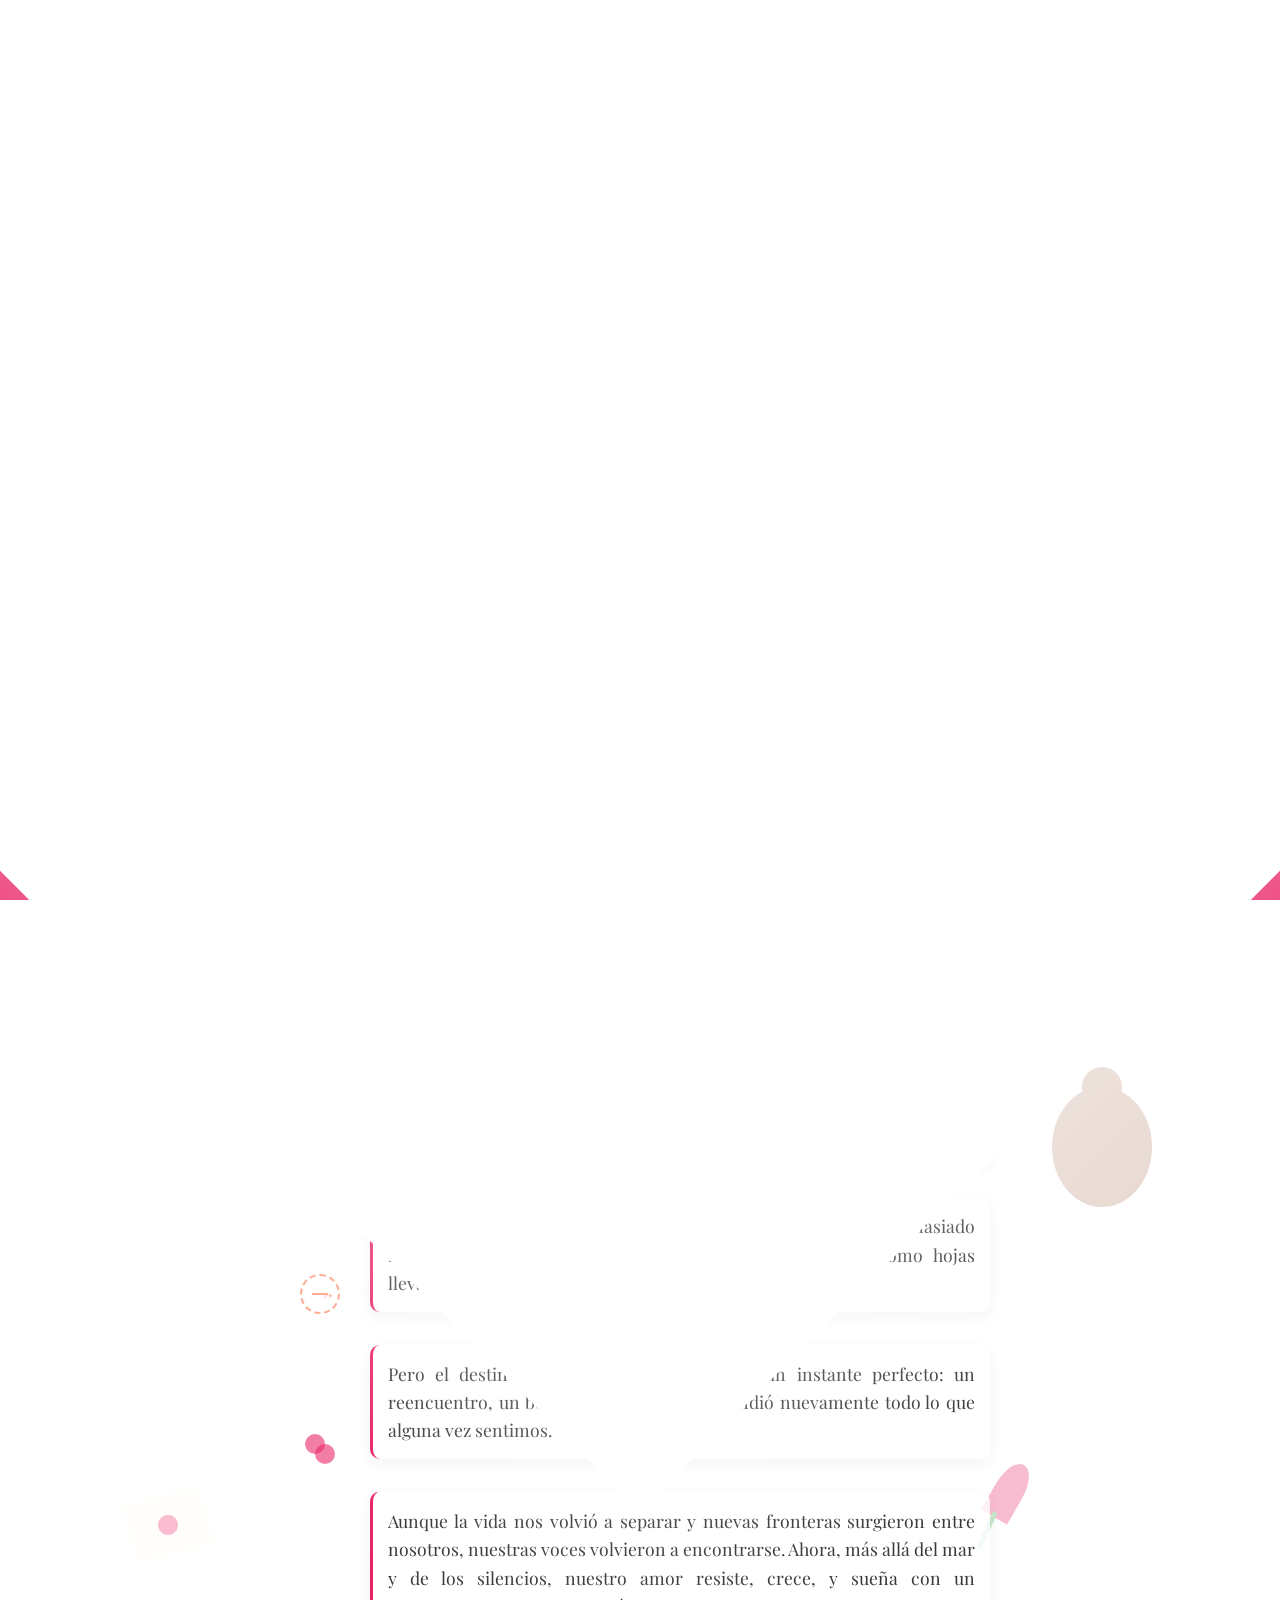
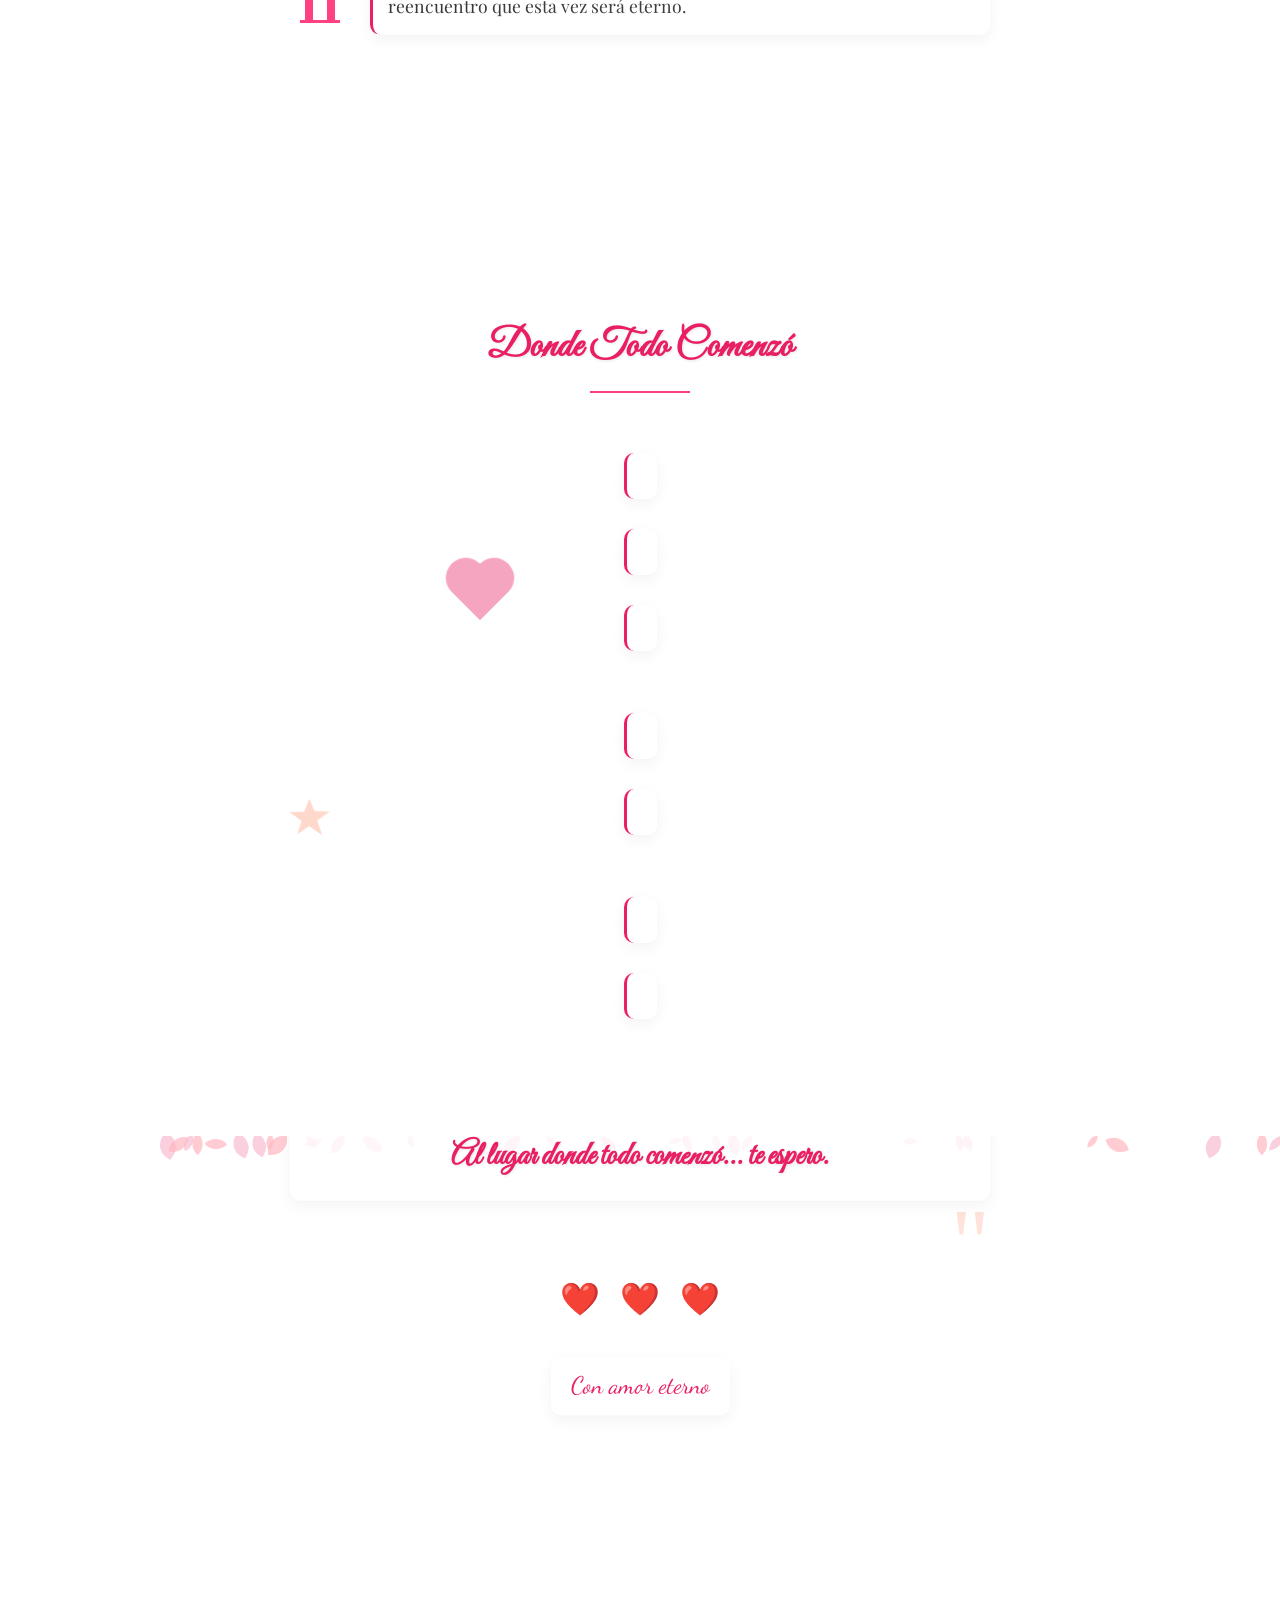
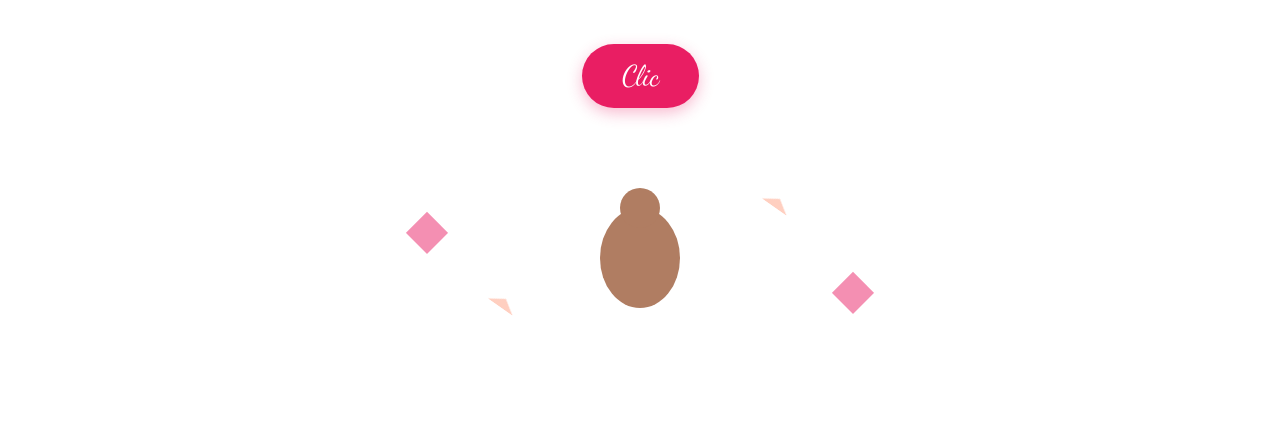
<file: assets/imgs/index.html>
<!DOCTYPE html>
<html lang="es">
<head>
  <meta charset="UTF-8">
  <meta name="viewport" content="width=device-width, initial-scale=1.0">
  <title>Un Beso que Cambió Nuestro Destino</title>
  <link rel="preconnect" href="https://fonts.googleapis.com">
  <link rel="preconnect" href="https://fonts.gstatic.com" crossorigin>
  <link href="https://fonts.googleapis.com/css2?family=Dancing+Script:wght@400;700&family=Great+Vibes&family=Playfair+Display:ital,wght@0,400;0,700;1,400&display=swap" rel="stylesheet">
  <link rel="stylesheet" href="css/styles.css">
</head>
<body>
  <!-- Preloader con corazón creciente -->
  <div id="preloader">
    <div class="heart-loader"></div>
  </div>

  <!-- Capa de transición especial con frase "TE AMO" -->
  <div id="special-transition" class="special-transition">
    <div class="transition-fill"></div>
    <div class="transition-content">
      <div class="te-amo-container">
        <div class="te-amo-text">TE AMO</div>
      </div>
      <div class="floating-elements-3d">
        <div class="floating-heart-3d"></div>
        <div class="floating-heart-3d"></div>
        <div class="floating-heart-3d"></div>
        <div class="floating-star-3d"></div>
        <div class="floating-star-3d"></div>
        <div class="floating-flower-3d"></div>
      </div>
    </div>
  </div>

  <!-- Partículas decorativas -->
  <div class="particles"></div>

  <!-- Fondo estático para efecto parallax -->
  <div class="parallax-bg"></div>

  <!-- Sección inicial con la carta y el osito -->
  <section class="intro section" id="intro">
    <div class="scene">
      <!-- Osito de peluche mejorado -->
      <div class="teddy-container">
        <div class="teddy">
          <div class="teddy-head">
            <div class="teddy-ear left"></div>
            <div class="teddy-ear right"></div>
            <div class="teddy-face">
              <div class="teddy-eye left"></div>
              <div class="teddy-eye right"></div>
              <div class="teddy-nose"></div>
              <div class="teddy-mouth"></div>
            </div>
          </div>
          <div class="teddy-body">
            <div class="teddy-arm left"></div>
            <div class="teddy-arm right"></div>
            <div class="teddy-leg left"></div>
            <div class="teddy-leg right"></div>
            <div class="teddy-heart"></div>
            <div class="teddy-bow"></div>
          </div>
        </div>
      </div>

      <!-- Carta 3D -->
      <div class="letter-container">
        <div class="letter">
          <div class="letter-front">
            <div class="letter-seal"></div>
            <h2>Para ti</h2>
            <div class="letter-decoration"></div>
          </div>
          <div class="letter-back">
            <div class="letter-content">
              <h1>Un Beso que Cambió Nuestro Destino</h1>
              <p class="subtitle">Una historia de amor que trasciende el tiempo y la distancia</p>
              <div class="letter-hearts">
                <div class="mini-heart"></div>
                <div class="mini-heart"></div>
                <div class="mini-heart"></div>
              </div>
            </div>
          </div>
        </div>
      </div>
    </div>
    
    <div class="scroll-indicator">
      <p>Desliza para descubrir nuestra historia</p>
      <div class="arrow">↓</div>
    </div>

    <!-- Elementos flotantes decorativos -->
    <div class="floating-elements">
      <div class="floating-heart"></div>
      <div class="floating-star"></div>
      <div class="floating-flower"></div>
      <div class="floating-heart"></div>
      <div class="floating-star"></div>
    </div>
  </section>

  <!-- Sección de la historia con efecto parallax -->
  <section class="story section" id="story">
    <div class="parallax-content">
      <div class="container">
        <div class="section-header">
          <h2 class="reveal-block">Nuestra Historia</h2>
          <div class="divider reveal-block"></div>
        </div>
        <div class="story-content">
          <div class="story-block reveal-block">
            <div class="story-icon">
              <div class="icon-heart"></div>
            </div>
            <p class="parallax-item">
              Hay historias que nacen sin aviso, suaves como una melodía que no olvidamos jamás.
              Entre risas tímidas y miradas robadas en Jovellanos, nuestras almas se reconocieron sin necesidad de palabras.
            </p>
          </div>
          
          <div class="story-block reveal-block">
            <div class="story-icon">
              <div class="icon-path"></div>
            </div>
            <p class="parallax-item">
              Cometimos errores —quién no lo hace cuando el corazón late demasiado fuerte— y por un tiempo, tomamos
              caminos distintos, como hojas llevadas por el viento.
            </p>
          </div>
          
          <div class="story-block reveal-block">
            <div class="story-icon">
              <div class="icon-kiss"></div>
            </div>
            <p class="parallax-item">
              Pero el destino, siempre sabio, nos regaló un instante perfecto: un reencuentro, un beso, una chispa que
              encendió nuevamente todo lo que alguna vez sentimos.
            </p>
          </div>
          
          <div class="story-block reveal-block">
            <div class="story-icon">
              <div class="icon-bridge"></div>
            </div>
            <p class="parallax-item">
              Aunque la vida nos volvió a separar y nuevas fronteras surgieron entre nosotros, nuestras voces volvieron
              a encontrarse. Ahora, más allá del mar y de los silencios, nuestro amor resiste, crece, y sueña con un
              reencuentro que esta vez será eterno.
            </p>
          </div>
        </div>
      </div>
    </div>

    <!-- Elementos 3D decorativos para la sección de historia -->
    <div class="story-decorations">
      <div class="floating-teddy"></div>
      <div class="floating-letter"></div>
      <div class="floating-rose"></div>
    </div>
  </section>

  <!-- Sección del poema con efecto parallax -->
  <section class="poem section" id="poem">
    <div class="parallax-content">
      <div class="container">
        <div class="section-header">
          <h2 class="reveal-block">Donde Todo Comenzó</h2>
          <div class="divider reveal-block"></div>
        </div>
        <div class="poem-content">
          <div class="poem-scene">
            <!-- Elementos 3D para el poema -->
            <div class="poem-3d-elements">
              <div class="floating-heart-3d"></div>
              <div class="floating-star-3d"></div>
            </div>
            
            <div class="typewriter-container">
              <div class="poem-block reveal-block">
                <p class="typewriter parallax-item" id="line1">Nos miramos,</p>
                <p class="typewriter parallax-item" id="line2">y el mundo guardó silencio.</p>
              </div>
              
              <div class="poem-block reveal-block">
                <p class="typewriter parallax-item" id="line3">Nos perdimos,</p>
                <p class="typewriter parallax-item" id="line4">y el tiempo nos buscó en sus memorias.</p>
              </div>
              
              <div class="poem-block reveal-block">
                <p class="typewriter parallax-item" id="line5">Nos reencontramos,</p>
                <p class="typewriter parallax-item" id="line6">y en un beso, inventamos un nuevo comienzo.</p>
              </div>
              
              <div class="space"></div>
              
              <div class="poem-block reveal-block">
                <p class="typewriter parallax-item" id="line7">Hoy, aunque distantes,</p>
                <p class="typewriter parallax-item" id="line8">tu nombre florece en mis sueños,</p>
              </div>
              
              <div class="poem-block reveal-block">
                <p class="typewriter parallax-item" id="line9">como el eco de una promesa</p>
                <p class="typewriter parallax-item" id="line10">que nunca aprendió a olvidarse.</p>
              </div>
              
              <div class="space"></div>
              
              <div class="poem-block reveal-block">
                <p class="typewriter parallax-item" id="line11">Volveremos, amor,</p>
                <p class="typewriter parallax-item" id="line12">al lugar donde todo comenzó:</p>
              </div>
              
              <div class="poem-block reveal-block">
                <p class="typewriter parallax-item" id="line13">entre una mirada,</p>
                <p class="typewriter parallax-item" id="line14">un suspiro,</p>
                <p class="typewriter parallax-item" id="line15">y un beso que nunca terminó.</p>
              </div>
            </div>
          </div>
        </div>
      </div>
    </div>
  </section>

  <!-- Sección final con efecto parallax -->
  <section class="final-quote section" id="final-quote">
    <div class="parallax-content">
      <div class="container">
        <div class="quote-container reveal-block parallax-item">
          <div class="quote-mark quote-mark-start">"</div>
          <h2 class="quote-text">
            Al lugar donde todo comenzó... te espero.
          </h2>
          <div class="quote-mark quote-mark-end">"</div>
        </div>
        
        <div class="hearts-container reveal-block delay-1 parallax-item">
          <div class="heart">❤️</div>
          <div class="heart">❤️</div>
          <div class="heart">❤️</div>
        </div>
        
        <p class="signature reveal-block delay-2 parallax-item">Con amor eterno</p>
        
        <!-- Botón para activar la transición especial -->
        <div class="special-button-container reveal-block delay-3">
          <button id="special-button" class="special-button">
            <span class="button-text">Clic</span>
            <span class="button-icon">❤️</span>
          </button>
        </div>
        
        <!-- Elementos 3D finales -->
        <div class="final-3d-elements">
          <div class="final-teddy"></div>
          <div class="final-hearts"></div>
          <div class="final-stars"></div>
        </div>
      </div>
    </div>
    
    <!-- Lluvia de pétalos de rosa -->
    <div class="petals-container"></div>
  </section>

  <!-- Scripts -->
  <script src="js/script.js"></script>
</body>
</html>
</file>
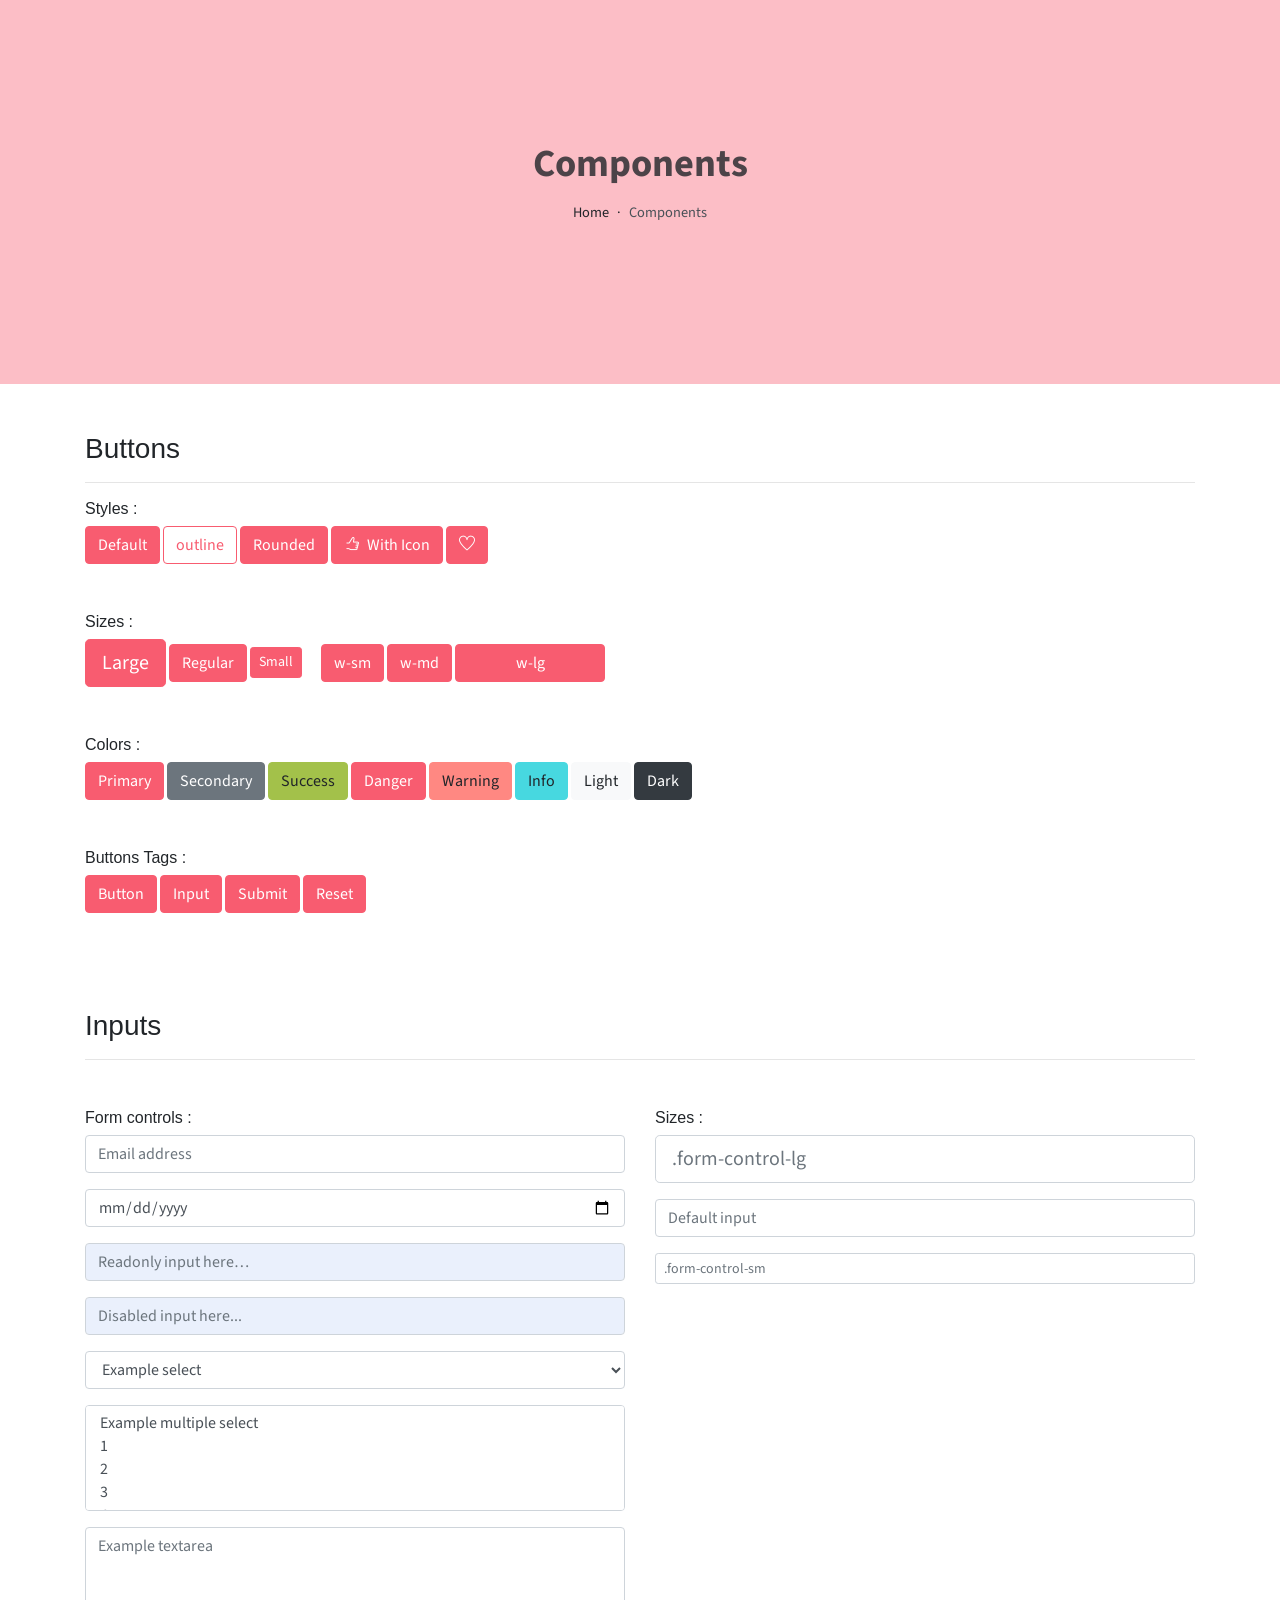
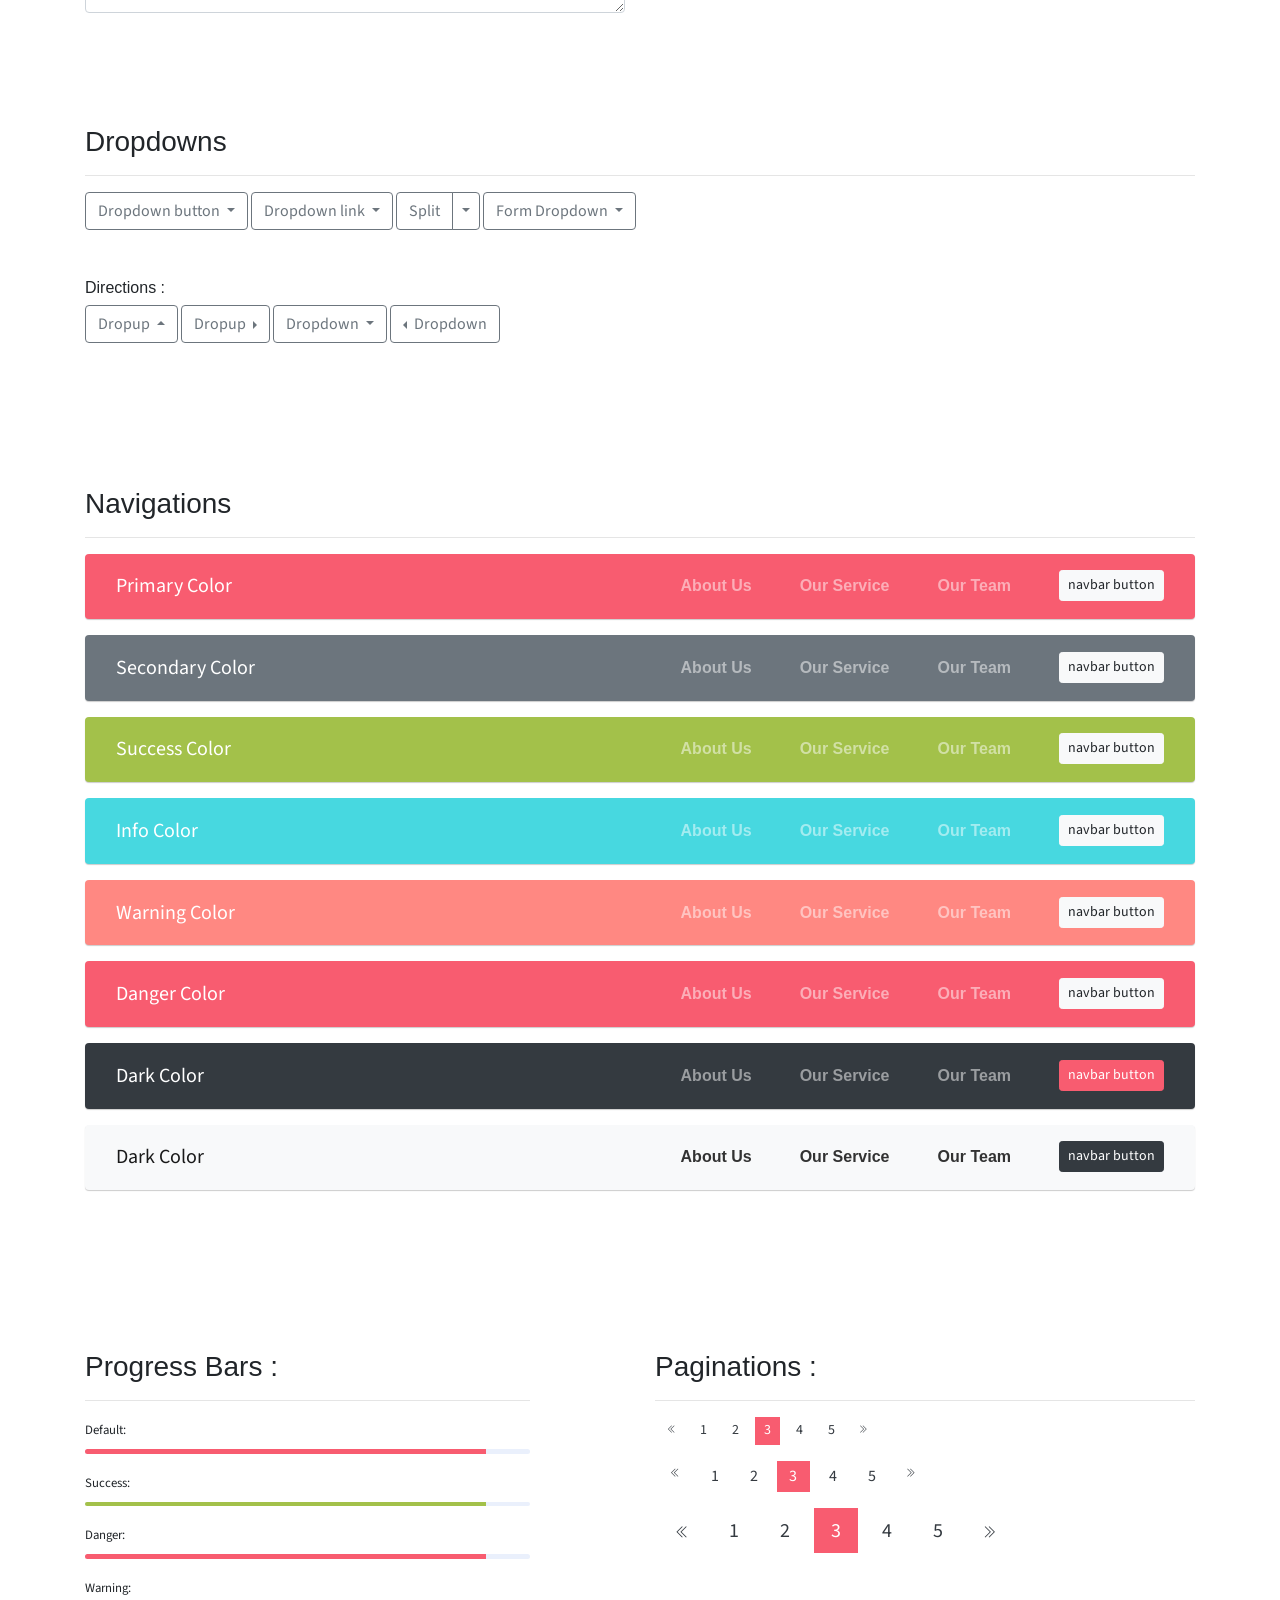
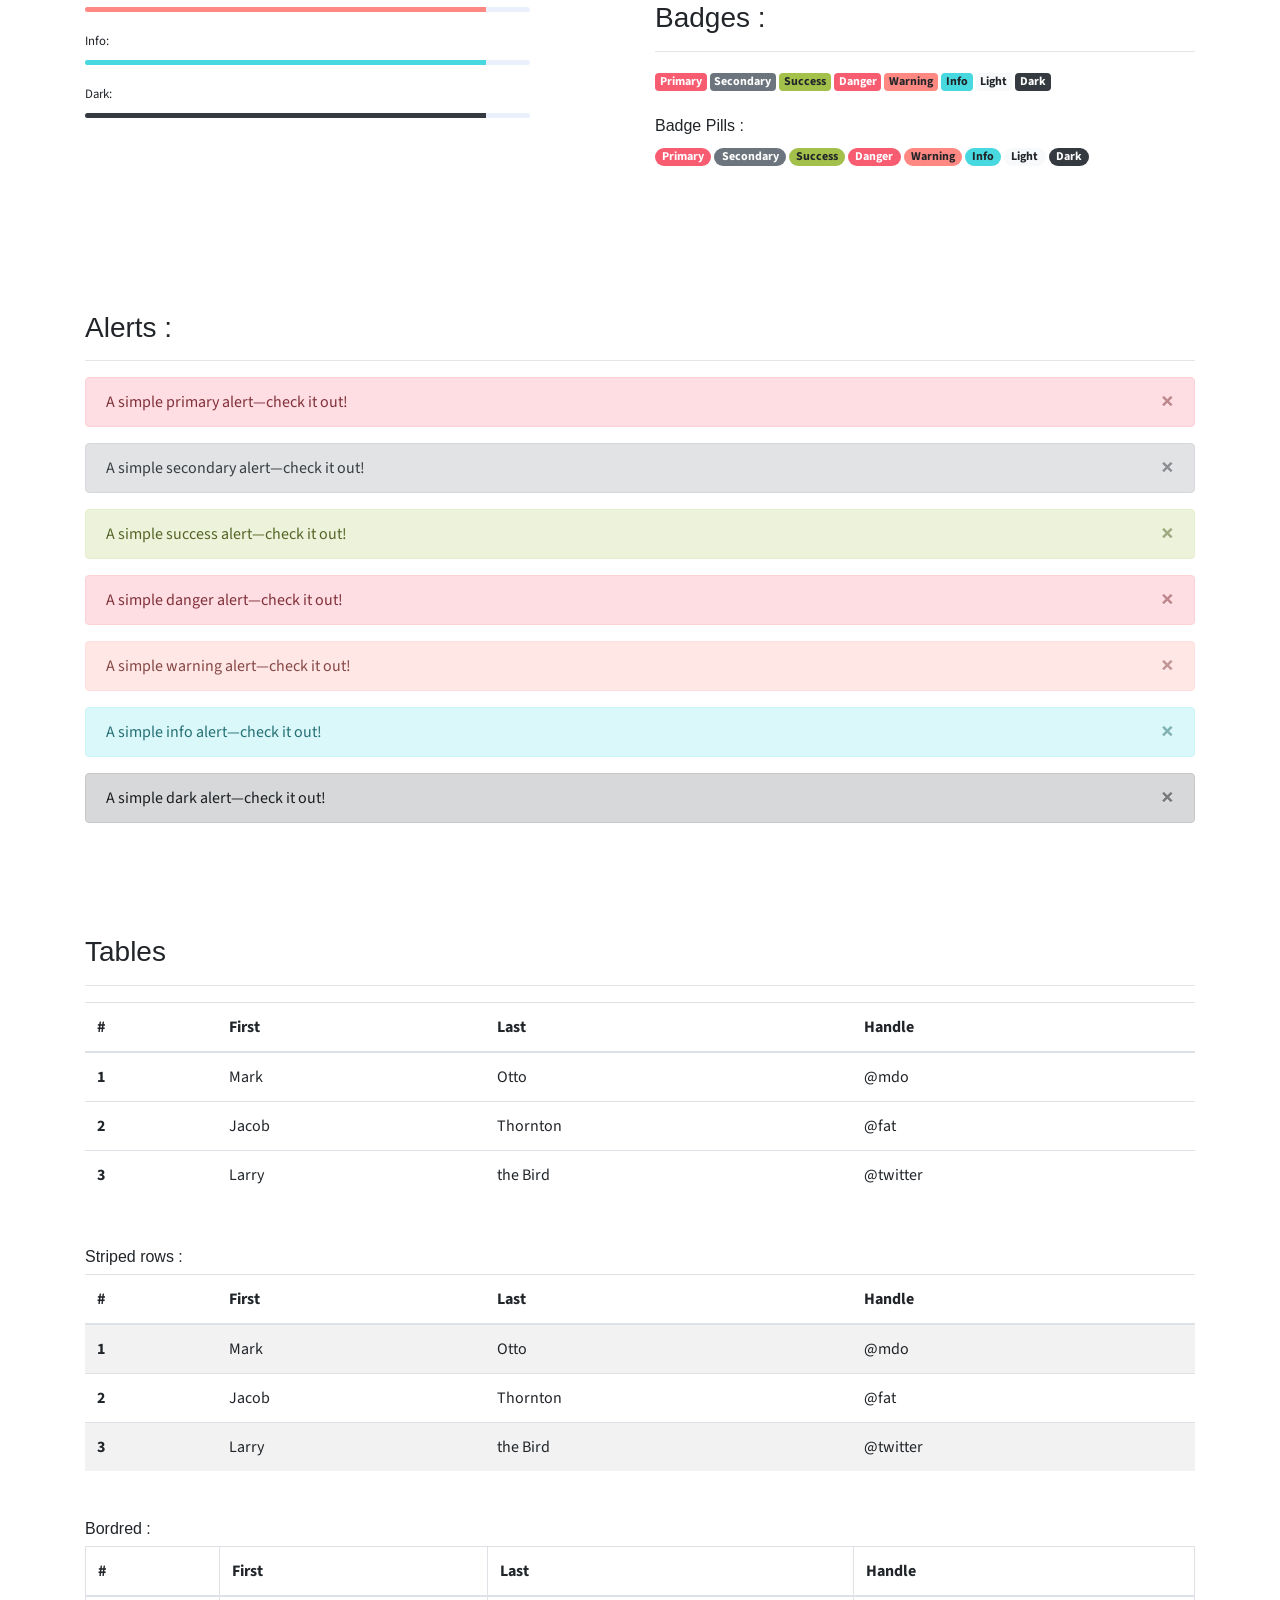
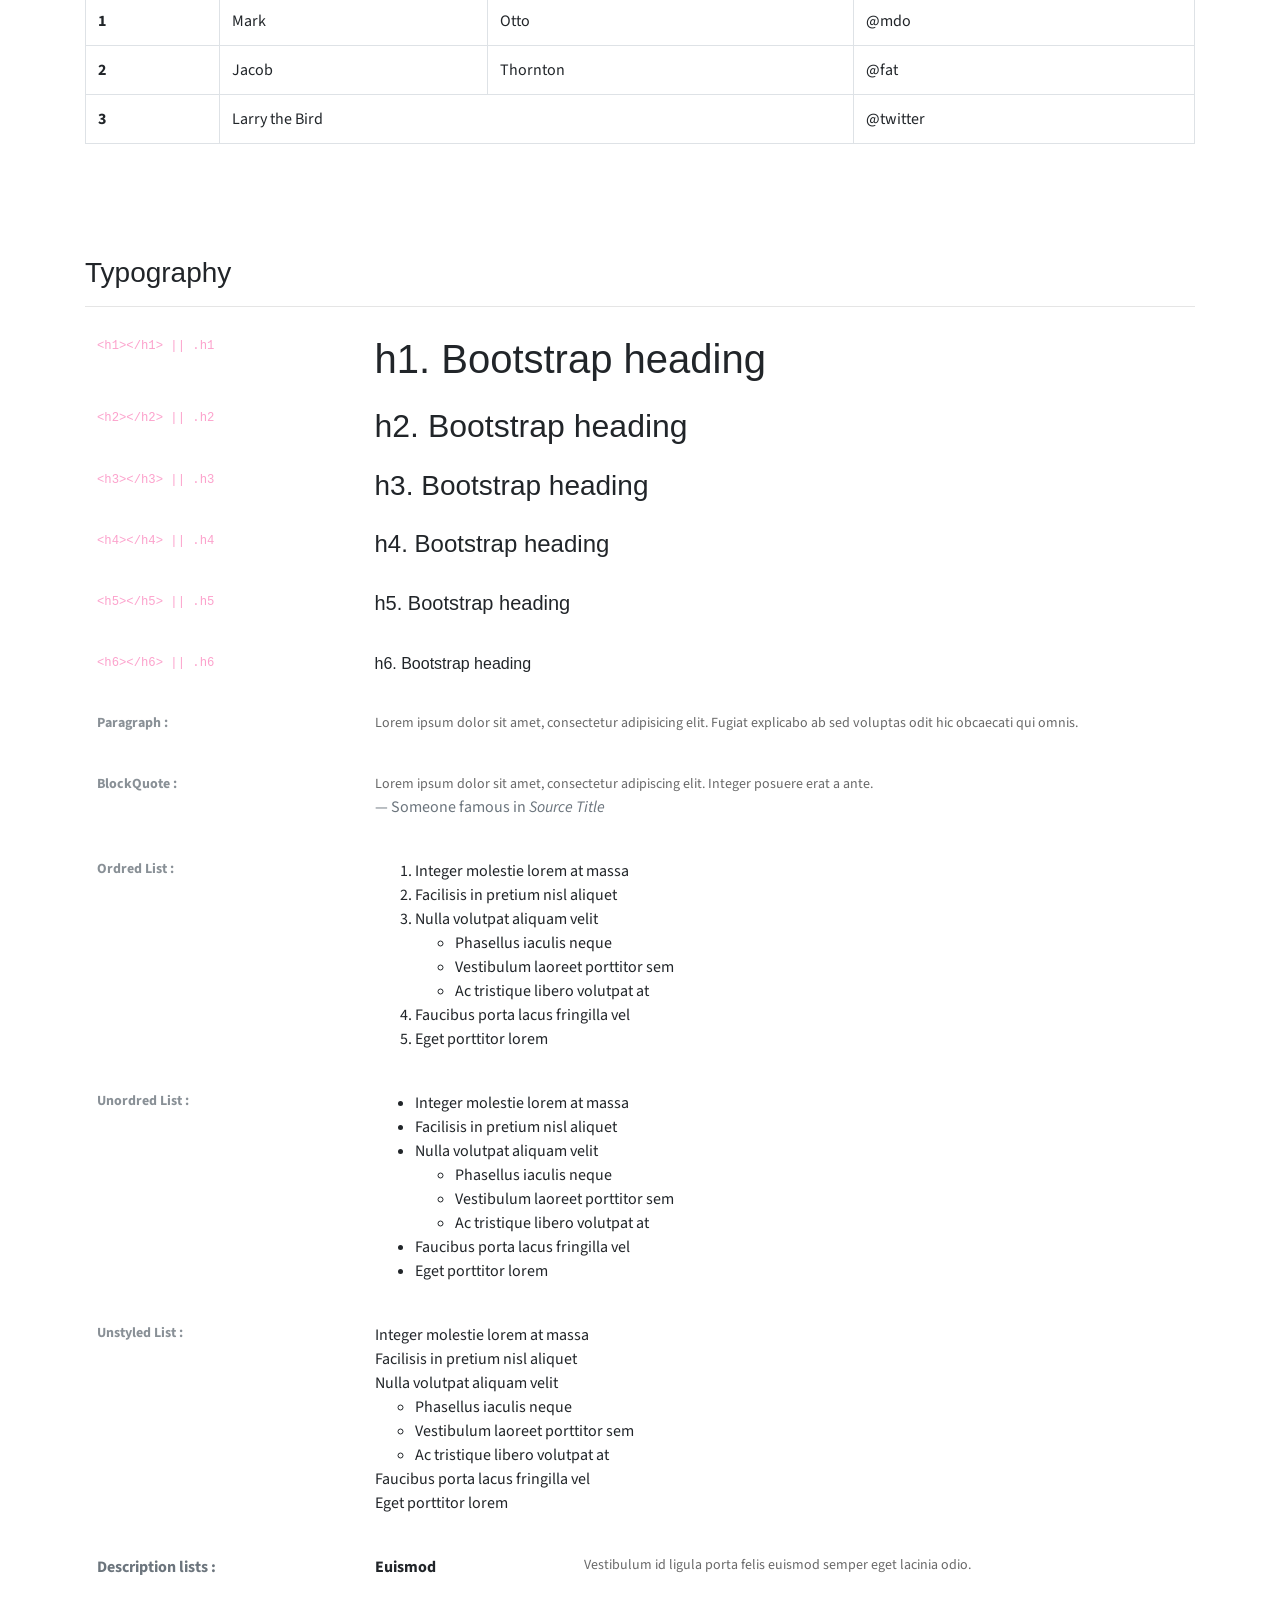
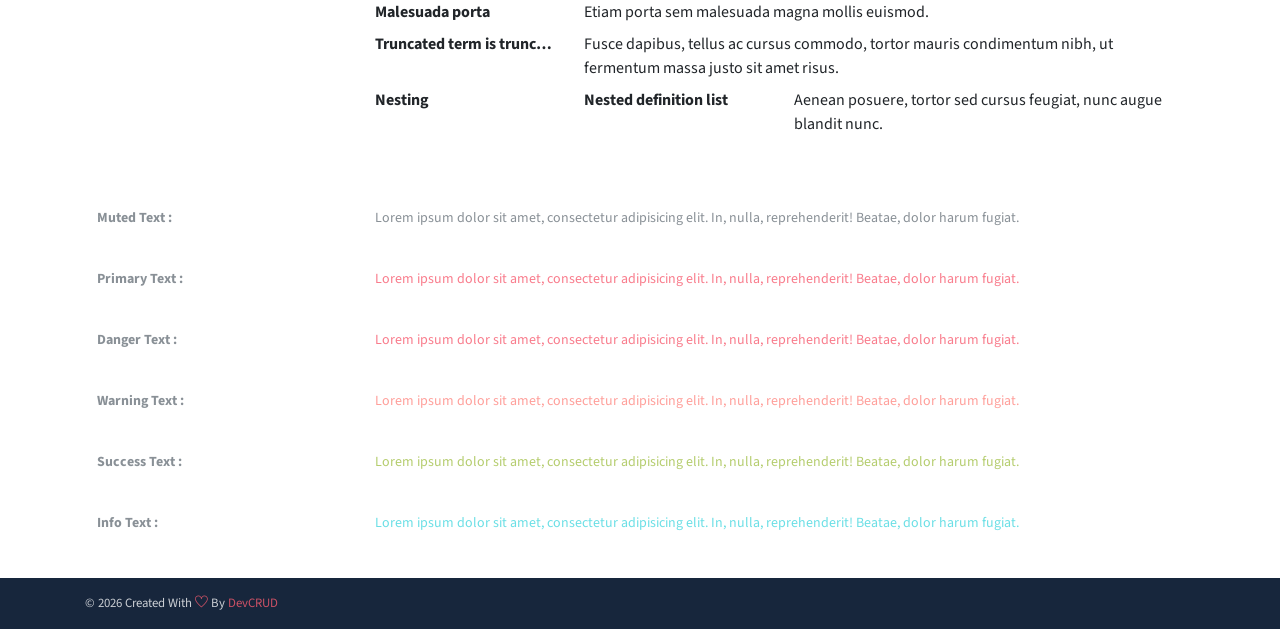
<file: components.html>
<!DOCTYPE html>
<html lang="en">
<head>
   <meta charset="utf-8">
   <meta name="viewport" content="width=device-width, initial-scale=1, shrink-to-fit=no">
   <meta name="description" content="Start your development with JohnDoe landing page.">
   <meta name="author" content="Devcrud">
   <title>JohnDoe Landing page | Components</title>
   <link rel="icon" href="assets/imgs/favicon.png" type="image/png">
   <!-- font icons -->
   <link rel="stylesheet" href="assets/vendors/themify-icons/css/themify-icons.css">
   <!-- Bootstrap + Steller  -->
   <link rel="stylesheet" href="assets/css/johndoe.css">
</head>
<body>

   <!-- Page Header -->
   <header class="header header-mini"> 
      <div class="header-title">Components</div> 
      <nav aria-label="breadcrumb">
         <ol class="breadcrumb">
            <li class="breadcrumb-item"><a href="/">Home</a></li>
            <li class="breadcrumb-item active" aria-current="page">Components</li>
         </ol>
      </nav>
   </header> <!-- End Of Page Header -->

   <!-- main content -->
   <div class="container">

      <!-- Buttons -->
      <h3 class="mt-5">Buttons</h3>
      <hr>
      <h6 class="section-secondary-title">Styles :</h6>
      <button class="btn btn-primary">Default</button>
      <button class="btn btn-outline-primary">outline</button>
      <button class="btn btn-primary rounded">Rounded</button>
      <button class="btn btn-primary rounded"><i class="ti-thumb-up pr-1"></i> With Icon</button>
      <button class="btn btn-primary circle"><i class="ti-heart"></i></button>

      <h6 class="section-secondary-title mt-5">Sizes :</h6>
      <button class="btn btn-primary btn-lg">Large</button>
      <button class="btn btn-primary ">Regular</button>
      <button class="btn btn-primary btn-sm">Small</button>
      <button class="btn btn-primary w-sm ml-3">w-sm</button>
      <button class="btn btn-primary w-md">w-md</button>
      <button class="btn btn-primary w-lg">w-lg</button>

      <h6 class="section-secondary-title mt-5">Colors :</h6>          
      <button type="button" class="btn btn-primary">Primary</button>
      <button type="button" class="btn btn-secondary">Secondary</button>
      <button type="button" class="btn btn-success">Success</button>
      <button type="button" class="btn btn-danger">Danger</button>
      <button type="button" class="btn btn-warning">Warning</button>
      <button type="button" class="btn btn-info">Info</button>
      <button type="button" class="btn btn-light">Light</button>
      <button type="button" class="btn btn-dark">Dark</button>

      <h6 class="section-secondary-title mt-5">Buttons Tags :</h6>
      <button class="btn btn-primary" type="submit">Button</button>
      <input class="btn btn-primary" type="button" value="Input">
      <input class="btn btn-primary" type="submit" value="Submit">
      <input class="btn btn-primary" type="reset" value="Reset">
      
      <!-- devider -->
      <div class="py-5"></div>

      <!-- Inputs -->
      <h3>Inputs</h3>
      <hr>
      <div class="row mt-5">
         <div class="col-md-6">
            <h6 class="section-secondary-title">Form controls :</h6>        
            <div class="form-group">
               <input type="email" class="form-control" id="exampleFormControlInput1" placeholder="Email address">
            </div>
            <div class="form-group">
               <input type="date" class="form-control" id="exampleFormControlInput1" placeholder="Date">
            </div>
            <div class="form-group">
               <input class="form-control" type="text" placeholder="Readonly input here…" readonly>
            </div>
            <div class="form-group">
               <input class="form-control" id="disabledInput" type="text" placeholder="Disabled input here..." disabled>
            </div>
            <div class="form-group">
               <select class="form-control" id="exampleFormControlSelect1">
                  <option>Example select</option>
                  <option>1</option>
                  <option>2</option>
                  <option>3</option>
                  <option>4</option>
                  <option>5</option>
               </select>
            </div>
            <div class="form-group">
               <select multiple class="form-control" id="exampleFormControlSelect2">
                  <option>Example multiple select</option>
                  <option>1</option>
                  <option>2</option>
                  <option>3</option>
                  <option>4</option>
                  <option>5</option>
               </select>
            </div>
            <div class="form-group">
               <textarea class="form-control" id="exampleFormControlTextarea1" rows="3" placeholder="Example textarea"></textarea>
            </div>
         </div>
         <div class="col-md-6">
            <h6 class="section-secondary-title">Sizes :</h6>    
            <div class="form-group">
               <input class="form-control form-control-lg" type="text" placeholder=".form-control-lg">             
            </div>
            <div class="form-group">
               <input class="form-control" type="text" placeholder="Default input">
            </div>
            <div class="form-group">
               <input class="form-control form-control-sm" type="text" placeholder=".form-control-sm"> 
            </div>
         </div>
      </div> <!-- end of inputs -->   

      <!-- devider -->
      <div class="py-5"></div>             

      <!-- Dropdowns -->
      <h3 class="components-section-title font-weight-normal">Dropdowns</h3>
      <hr>
      <div class="dropdown d-inline-block">
         <button class="btn btn-outline-secondary dropdown-toggle" type="button" id="dropdownMenuButton" data-toggle="dropdown" aria-haspopup="true" aria-expanded="false">
         Dropdown button
         </button>
         <div class="dropdown-menu" aria-labelledby="dropdownMenuButton">
         <a class="dropdown-item" href="#">Action</a>
         <a class="dropdown-item" href="#">Another action</a>
         <a class="dropdown-item" href="#">Something else here</a>
         </div>
      </div>
      <div class="dropdown d-inline-block">
         <a class="btn btn-outline-secondary dropdown-toggle" href="#" role="button" id="dropdownMenuLink" data-toggle="dropdown" aria-haspopup="true" aria-expanded="false">
            Dropdown link
         </a>
         <div class="dropdown-menu" aria-labelledby="dropdownMenuLink">
            <a class="dropdown-item" href="#">Action</a>
            <a class="dropdown-item" href="#">Another action</a>
            <a class="dropdown-item" href="#">Something else here</a>
         </div>
      </div>
      <div class="btn-group">
         <button type="button" class="btn btn-outline-secondary">Split</button>
         <button type="button" class="btn btn-outline-secondary dropdown-toggle dropdown-toggle-split" data-toggle="dropdown" aria-haspopup="true" aria-expanded="false">
         <span class="sr-only">Toggle Dropdown</span>
         </button>
         <div class="dropdown-menu">
            <a class="dropdown-item" href="#">Action</a>
            <a class="dropdown-item" href="#">Another action</a>
            <a class="dropdown-item" href="#">Something else here</a>
            <div class="dropdown-divider"></div>
            <a class="dropdown-item" href="#">Separated link</a>
         </div>
      </div>
      <div class="btn-group">
         <button class="btn btn-outline-secondary dropdown-toggle" type="button" id="dropdownMenuButton" data-toggle="dropdown" aria-haspopup="true" aria-expanded="false">
            Form Dropdown
         </button>
         <div class="dropdown-menu form">
            <form class="px-4 py-3">
               <div class="form-group">
                  <input type="email" class="form-control" id="exampleDropdownFormEmail1" placeholder="email@example.com">
               </div>
               <div class="form-group">
                  <input type="password" class="form-control" id="exampleDropdownFormPassword1" placeholder="Password">
               </div>
               <div class="form-check mb-3">
                  <input type="checkbox" class="form-check-input" id="dropdownCheck">
                  <label class="form-check-label" for="dropdownCheck">
                     Remember me
                  </label>
               </div>
               <button type="submit" class="btn btn-primary btn-block">Sign in</button>
            </form>
            <div class="dropdown-divider"></div>
            <a class="dropdown-item" href="#"><small>New around here? Sign up</small></a>
            <a class="dropdown-item" href="#"><small>Forgot password?</small></a>
         </div>
      </div>       
      <h6 class="section-secondary-title mt-5">Directions :</h6>  
      <div class="btn-group dropup">
         <button type="button" class="btn btn-outline-secondary dropdown-toggle" data-toggle="dropdown" aria-haspopup="true" aria-expanded="false">
            Dropup
         </button>
         <div class="dropdown-menu">
            <a class="dropdown-item" href="#">Action</a>
            <a class="dropdown-item" href="#">Another action</a>
            <a class="dropdown-item" href="#">Something else here</a>
            <div class="dropdown-divider"></div>
            <a class="dropdown-item" href="#">Separated link</a>
         </div>
      </div>
      <div class="btn-group dropright">
         <button type="button" class="btn btn-outline-secondary dropdown-toggle" data-toggle="dropdown" aria-haspopup="true" aria-expanded="false">
            Dropup
         </button>
         <div class="dropdown-menu">
            <a class="dropdown-item" href="#">Action</a>
            <a class="dropdown-item" href="#">Another action</a>
            <a class="dropdown-item" href="#">Something else here</a>
            <div class="dropdown-divider"></div>
            <a class="dropdown-item" href="#">Separated link</a>
         </div>
      </div>
      <div class="btn-group">
         <button type="button" class="btn btn-outline-secondary dropdown-toggle" data-toggle="dropdown" aria-haspopup="true" aria-expanded="false">
            Dropdown
         </button>
         <div class="dropdown-menu">
            <a class="dropdown-item" href="#">Action</a>
            <a class="dropdown-item" href="#">Another action</a>
            <a class="dropdown-item" href="#">Something else here</a>
            <div class="dropdown-divider"></div>
            <a class="dropdown-item" href="#">Separated link</a>
         </div>
      </div>
      <div class="btn-group dropleft">
         <button type="button" class="btn btn-outline-secondary dropdown-toggle" data-toggle="dropdown" aria-haspopup="true" aria-expanded="false">
            Dropdown
         </button>
         <div class="dropdown-menu">
            <a class="dropdown-item" href="#">Action</a>
            <a class="dropdown-item" href="#">Another action</a>
            <a class="dropdown-item" href="#">Something else here</a>
            <div class="dropdown-divider"></div>
            <a class="dropdown-item" href="#">Separated link</a>
         </div>
      </div> <!-- end of Dropdowns -->  

      <!-- devider -->
      <div class="py-5"></div>   

      <!-- navbars -->
      <h3 class="components-section-title font-weight-normal mt-5">Navigations</h3>
      <hr>
      <nav class="navbar navbar-expand-sm navbar-dark bg-primary rounded shadow mb-3">
         <div class="container">
            <a class="navbar-brand" href="#">Primary Color</a>
            <button class="navbar-toggler ml-auto" type="button" data-toggle="collapse" data-target="#navbarSupportedContent" aria-controls="navbarSupportedContent" aria-expanded="false" aria-label="Toggle navigation">
            <span class="navbar-toggler-icon"></span>
            </button>
            <div class="collapse navbar-collapse" id="navbarSupportedContent">
               <ul class="navbar-nav ml-auto"> 
                  <li class="nav-item">
                     <a class="nav-link" href="#about">About Us</a>
                  </li>
                  <li class="nav-item">
                     <a class="nav-link" href="#service">Our Service</a>
                  </li>
                  <li class="nav-item">
                     <a class="nav-link" href="#team">Our Team</a>
                  </li>
                  <li class="nav-item">
                     <a href="#book-table" class="ml-4 mt-1 btn btn-light btn-sm">navbar button</a>
                  </li>
               </ul>                       
            </div>
         </div>
      </nav>
      <nav class="navbar navbar-expand-sm navbar-dark bg-secondary rounded shadow mb-3">
         <div class="container">
            <a class="navbar-brand" href="#">Secondary Color</a>
            <button class="navbar-toggler ml-auto" type="button" data-toggle="collapse" data-target="#navbarSupportedContent" aria-controls="navbarSupportedContent" aria-expanded="false" aria-label="Toggle navigation">
            <span class="navbar-toggler-icon"></span>
            </button>
            <div class="collapse navbar-collapse" id="navbarSupportedContent">
               <ul class="navbar-nav ml-auto"> 
                  <li class="nav-item">
                     <a class="nav-link" href="#about">About Us</a>
                  </li>
                  <li class="nav-item">
                     <a class="nav-link" href="#service">Our Service</a>
                  </li>
                  <li class="nav-item">
                     <a class="nav-link" href="#team">Our Team</a>
                  </li>
                  <li class="nav-item">
                     <a href="#book-table" class="ml-4 mt-1 btn btn-light btn-sm">navbar button</a>
                  </li>
               </ul>                       
            </div>
         </div>
      </nav>
      <nav class="navbar navbar-expand-sm navbar-dark bg-success rounded shadow mb-3">
         <div class="container">
            <a class="navbar-brand" href="#">Success Color</a>
            <button class="navbar-toggler ml-auto" type="button" data-toggle="collapse" data-target="#navbarSupportedContent" aria-controls="navbarSupportedContent" aria-expanded="false" aria-label="Toggle navigation">
            <span class="navbar-toggler-icon"></span>
            </button>
            <div class="collapse navbar-collapse" id="navbarSupportedContent">
               <ul class="navbar-nav ml-auto"> 
                  <li class="nav-item">
                     <a class="nav-link" href="#about">About Us</a>
                  </li>
                  <li class="nav-item">
                     <a class="nav-link" href="#service">Our Service</a>
                  </li>
                  <li class="nav-item">
                     <a class="nav-link" href="#team">Our Team</a>
                  </li>
                  <li class="nav-item">
                     <a href="#book-table" class="ml-4 mt-1 btn btn-light btn-sm">navbar button</a>
                  </li>
               </ul>                       
            </div>
         </div>
      </nav>
      <nav class="navbar navbar-expand-sm navbar-dark bg-info rounded shadow mb-3">
         <div class="container">
            <a class="navbar-brand" href="#">Info Color</a>
            <button class="navbar-toggler ml-auto" type="button" data-toggle="collapse" data-target="#navbarSupportedContent" aria-controls="navbarSupportedContent" aria-expanded="false" aria-label="Toggle navigation">
            <span class="navbar-toggler-icon"></span>
            </button>
            <div class="collapse navbar-collapse" id="navbarSupportedContent">
               <ul class="navbar-nav ml-auto"> 
                  <li class="nav-item">
                     <a class="nav-link" href="#about">About Us</a>
                  </li>
                  <li class="nav-item">
                     <a class="nav-link" href="#service">Our Service</a>
                  </li>
                  <li class="nav-item">
                     <a class="nav-link" href="#team">Our Team</a>
                  </li>
                  <li class="nav-item">
                     <a href="#book-table" class="ml-4 mt-1 btn btn-light btn-sm">navbar button</a>
                  </li>
               </ul>                       
            </div>
         </div>
      </nav>
      <nav class="navbar navbar-expand-sm navbar-dark bg-warning rounded shadow mb-3">
         <div class="container">
            <a class="navbar-brand" href="#">Warning Color</a>
            <button class="navbar-toggler ml-auto" type="button" data-toggle="collapse" data-target="#navbarSupportedContent" aria-controls="navbarSupportedContent" aria-expanded="false" aria-label="Toggle navigation">
            <span class="navbar-toggler-icon"></span>
            </button>
            <div class="collapse navbar-collapse" id="navbarSupportedContent">
               <ul class="navbar-nav ml-auto"> 
                  <li class="nav-item">
                     <a class="nav-link" href="#about">About Us</a>
                  </li>
                  <li class="nav-item">
                     <a class="nav-link" href="#service">Our Service</a>
                  </li>
                  <li class="nav-item">
                     <a class="nav-link" href="#team">Our Team</a>
                  </li>
                  <li class="nav-item">
                     <a href="#book-table" class="ml-4 mt-1 btn btn-light btn-sm">navbar button</a>
                  </li>
               </ul>                       
            </div>
         </div>
      </nav>
      <nav class="navbar navbar-expand-sm navbar-dark bg-danger rounded shadow mb-3">
         <div class="container">
            <a class="navbar-brand" href="#">Danger Color</a>
            <button class="navbar-toggler ml-auto" type="button" data-toggle="collapse" data-target="#navbarSupportedContent" aria-controls="navbarSupportedContent" aria-expanded="false" aria-label="Toggle navigation">
            <span class="navbar-toggler-icon"></span>
            </button>
            <div class="collapse navbar-collapse" id="navbarSupportedContent">
               <ul class="navbar-nav ml-auto"> 
                  <li class="nav-item">
                     <a class="nav-link" href="#about">About Us</a>
                  </li>
                  <li class="nav-item">
                     <a class="nav-link" href="#service">Our Service</a>
                  </li>
                  <li class="nav-item">
                     <a class="nav-link" href="#team">Our Team</a>
                  </li>
                  <li class="nav-item">
                     <a href="#book-table" class="ml-4 mt-1 btn btn-light btn-sm">navbar button</a>
                  </li>
               </ul>                       
            </div>
         </div>
      </nav>
      <nav class="navbar navbar-expand-sm navbar-dark bg-dark rounded shadow mb-3">
         <div class="container">
            <a class="navbar-brand" href="#">Dark Color</a>
            <button class="navbar-toggler ml-auto" type="button" data-toggle="collapse" data-target="#navbarSupportedContent" aria-controls="navbarSupportedContent" aria-expanded="false" aria-label="Toggle navigation">
            <span class="navbar-toggler-icon"></span>
            </button>
            <div class="collapse navbar-collapse" id="navbarSupportedContent">
               <ul class="navbar-nav ml-auto"> 
                  <li class="nav-item">
                     <a class="nav-link" href="#about">About Us</a>
                  </li>
                  <li class="nav-item">
                     <a class="nav-link" href="#service">Our Service</a>
                  </li>
                  <li class="nav-item">
                     <a class="nav-link" href="#team">Our Team</a>
                  </li>
                  <li class="nav-item">
                     <a href="#book-table" class="ml-4 mt-1 btn btn-primary btn-sm">navbar button</a>
                  </li>
               </ul>                       
            </div>
         </div>
      </nav>
      <nav class="navbar navbar-expand-sm navbar-light bg-light rounded shadow mb-3">
         <div class="container">
            <a class="navbar-brand" href="#">Dark Color</a>
            <button class="navbar-toggler ml-auto" type="button" data-toggle="collapse" data-target="#navbarSupportedContent" aria-controls="navbarSupportedContent" aria-expanded="false" aria-label="Toggle navigation">
            <span class="navbar-toggler-icon"></span>
            </button>
            <div class="collapse navbar-collapse" id="navbarSupportedContent">
               <ul class="navbar-nav ml-auto"> 
                  <li class="nav-item">
                     <a class="nav-link" href="#about">About Us</a>
                  </li>
                  <li class="nav-item">
                     <a class="nav-link" href="#service">Our Service</a>
                  </li>
                  <li class="nav-item">
                     <a class="nav-link" href="#team">Our Team</a>
                  </li>
                  <li class="nav-item">
                     <a href="#book-table" class="ml-4 mt-1 btn btn-dark btn-sm">navbar button</a>
                  </li>
               </ul>                       
            </div>
         </div>
      </nav>
      <!-- End of navbars -->

      <!-- devider -->
      <div class="py-5"></div>   
      
      <!-- progress bars -->
      <div class="row justify-content-between">
         <div class="col-md-5">
            <h3 class="components-section-title font-weight-normal mt-5">Progress Bars :</h3>
            <hr>
            <small>Default: </small>
            <div class="progress mt-2 mb-3">
               <div class="progress-bar" role="progressbar" style="width: 90%" aria-valuenow="25" aria-valuemin="0" aria-valuemax="100"></div>
            </div>
            <small>Success:</small>
            <div class="progress mt-2 mb-3">
               <div class="progress-bar bg-success" role="progressbar" style="width: 90%" aria-valuenow="25" aria-valuemin="0" aria-valuemax="100"></div>
            </div>
            <small>Danger:</small>
            <div class="progress mt-2 mb-3">
               <div class="progress-bar bg-danger" role="progressbar" style="width: 90%" aria-valuenow="25" aria-valuemin="0" aria-valuemax="100"></div>
            </div>
            <small>Warning:</small>
            <div class="progress mt-2 mb-3">
               <div class="progress-bar bg-warning" role="progressbar" style="width: 90%" aria-valuenow="25" aria-valuemin="0" aria-valuemax="100"></div>
            </div>
            <small>Info:</small>
            <div class="progress mt-2 mb-3">
               <div class="progress-bar bg-info" role="progressbar" style="width: 90%" aria-valuenow="25" aria-valuemin="0" aria-valuemax="100"></div>
            </div>
            <small>Dark:</small>
            <div class="progress mt-2 mb-3">
               <div class="progress-bar bg-dark" role="progressbar" style="width: 90%" aria-valuenow="25" aria-valuemin="0" aria-valuemax="100"></div>
            </div>
         </div>
         <div class="col-md-6">
            <h3 class="components-section-title font-weight-normal mt-5">Paginations :</h3>
            <hr>
            <nav aria-label="Page navigation example">
               <ul class="pagination pagination-sm">
                  <li class="page-item"><a class="page-link" href="#"><i class="ti-angle-double-left"></i></a></li>
                  <li class="page-item"><a class="page-link" href="#">1</a></li>
                  <li class="page-item"><a class="page-link" href="#">2</a></li>
                  <li class="page-item active"><a class="page-link" href="#">3</a></li>
                  <li class="page-item"><a class="page-link" href="#">4</a></li>
                  <li class="page-item"><a class="page-link" href="#">5</a></li>
                  <li class="page-item"><a class="page-link" href="#"><i class="ti-angle-double-right"></i></a></li>
               </ul>
            </nav>
            <nav aria-label="Page navigation example">
               <ul class="pagination">
               <li class="page-item"><a class="page-link" href="#"><i class="ti-angle-double-left"></i></a></li>
                  <li class="page-item"><a class="page-link" href="#">1</a></li>
                  <li class="page-item"><a class="page-link" href="#">2</a></li>
                  <li class="page-item active"><a class="page-link" href="#">3</a></li>
                  <li class="page-item"><a class="page-link" href="#">4</a></li>
                  <li class="page-item"><a class="page-link" href="#">5</a></li>
                  <li class="page-item"><a class="page-link" href="#"><i class="ti-angle-double-right"></i></a></li>
               </ul>
            </nav>
            <nav aria-label="Page navigation example">
               <ul class="pagination pagination-lg">
                  <li class="page-item"><a class="page-link" href="#"><i class="ti-angle-double-left"></i></a></li>
                  <li class="page-item"><a class="page-link" href="#">1</a></li>
                  <li class="page-item"><a class="page-link" href="#">2</a></li>
                  <li class="page-item active"><a class="page-link" href="#">3</a></li>
                  <li class="page-item"><a class="page-link" href="#">4</a></li>
                  <li class="page-item"><a class="page-link" href="#">5</a></li>
                  <li class="page-item"><a class="page-link" href="#"><i class="ti-angle-double-right"></i></a></li>
               </ul>
            </nav>

            <!-- Badges -->
            <h3 class="components-section-title font-weight-normal mt-5">Badges :</h3>
            <hr>
            <span class="badge badge-primary">Primary</span>
            <span class="badge badge-secondary">Secondary</span>
            <span class="badge badge-success">Success</span>
            <span class="badge badge-danger">Danger</span>
            <span class="badge badge-warning">Warning</span>
            <span class="badge badge-info">Info</span>
            <span class="badge badge-light">Light</span>
            <span class="badge badge-dark">Dark</span>
            <h6 class="section-secondary-title mt-4 mb-2">Badge Pills :</h6>
            <span class="badge badge-pill badge-primary">Primary</span>
            <span class="badge badge-pill badge-secondary">Secondary</span>
            <span class="badge badge-pill badge-success">Success</span>
            <span class="badge badge-pill badge-danger">Danger</span>
            <span class="badge badge-pill badge-warning">Warning</span>
            <span class="badge badge-pill badge-info">Info</span>
            <span class="badge badge-pill badge-light">Light</span>
            <span class="badge badge-pill badge-dark">Dark</span>
         </div>
      </div> <!-- End of Progress bars -->

      <!-- devider -->
      <div class="py-5"></div>  

      <!-- Alerts -->
      <h3 class="components-section-title font-weight-normal mt-5">Alerts :</h3>
      <hr>
      <div class="alert alert-primary alert-dismissible fade show" role="alert">
         A simple primary alert—check it out!
         <button type="button" class="close" data-dismiss="alert" aria-label="Close">
            <span aria-hidden="true">&times;</span>
         </button>
      </div>
      <div class="alert alert-secondary alert-dismissible fade show" role="alert">
         A simple secondary alert—check it out!
         <button type="button" class="close" data-dismiss="alert" aria-label="Close">
            <span aria-hidden="true">&times;</span>
         </button>
      </div>
      <div class="alert alert-success alert-dismissible fade show" role="alert">
         A simple success alert—check it out!
         <button type="button" class="close" data-dismiss="alert" aria-label="Close">
            <span aria-hidden="true">&times;</span>
         </button>
      </div>
      <div class="alert alert-danger alert-dismissible fade show" role="alert">
         A simple danger alert—check it out!
         <button type="button" class="close" data-dismiss="alert" aria-label="Close">
            <span aria-hidden="true">&times;</span>
         </button>
      </div>
      <div class="alert alert-warning alert-dismissible fade show" role="alert">
         A simple warning alert—check it out!
         <button type="button" class="close" data-dismiss="alert" aria-label="Close">
            <span aria-hidden="true">&times;</span>
         </button>
      </div>
      <div class="alert alert-info alert-dismissible fade show" role="alert">
         A simple info alert—check it out!
         <button type="button" class="close" data-dismiss="alert" aria-label="Close">
            <span aria-hidden="true">&times;</span>
         </button>
      </div>
      <div class="alert alert-dark alert-dismissible fade show" role="alert">
         A simple dark alert—check it out!
         <button type="button" class="close" data-dismiss="alert" aria-label="Close">
            <span aria-hidden="true">&times;</span>
         </button>
      </div>
      <!-- end of alerts -->

      <!-- devider -->
      <div class="py-5"></div> 
   
      <!-- tables -->
      <h3 class="components-section-title">Tables</h3>
      <hr>
      <table class="table">
         <thead>
            <tr>
               <th scope="col">#</th>
               <th scope="col">First</th>
               <th scope="col">Last</th>
               <th scope="col">Handle</th>
            </tr>
         </thead>
         <tbody>
            <tr>
               <th scope="row">1</th>
               <td>Mark</td>
               <td>Otto</td>
               <td>@mdo</td>
            </tr>
            <tr>
               <th scope="row">2</th>
               <td>Jacob</td>
               <td>Thornton</td>
               <td>@fat</td>
            </tr>
            <tr>
               <th scope="row">3</th>
               <td>Larry</td>
               <td>the Bird</td>
               <td>@twitter</td>
            </tr>
         </tbody>
      </table>

      <h6 class="section-secondary-title mt-5">Striped rows :</h6>
      <table class="table table-striped">
         <thead>
            <tr>
               <th scope="col">#</th>
               <th scope="col">First</th>
               <th scope="col">Last</th>
               <th scope="col">Handle</th>
            </tr>
         </thead>
         <tbody>
            <tr>
               <th scope="row">1</th>
               <td>Mark</td>
               <td>Otto</td>
               <td>@mdo</td>
            </tr>
            <tr>
               <th scope="row">2</th>
               <td>Jacob</td>
               <td>Thornton</td>
               <td>@fat</td>
            </tr>
            <tr>
               <th scope="row">3</th>
               <td>Larry</td>
               <td>the Bird</td>
               <td>@twitter</td>
            </tr>
         </tbody>
      </table>

      <h6 class="section-secondary-title mt-5">Bordred :</h6>
      <table class="table table-bordered">
         <thead>
            <tr>
               <th scope="col">#</th>
               <th scope="col">First</th>
               <th scope="col">Last</th>
               <th scope="col">Handle</th>
            </tr>
         </thead>
         <tbody>
            <tr>
               <th scope="row">1</th>
               <td>Mark</td>
               <td>Otto</td>
               <td>@mdo</td>
            </tr>
            <tr>
               <th scope="row">2</th>
               <td>Jacob</td>
               <td>Thornton</td>
               <td>@fat</td>
            </tr>
            <tr>
               <th scope="row">3</th>
               <td colspan="2">Larry the Bird</td>
               <td>@twitter</td>
            </tr>
         </tbody>
      </table>
      <!-- end of tables -->

      <!-- devider -->
      <div class="py-5"></div> 

      <!-- typography -->
      <h3 class="components-section-title">Typography</h3>
      <hr>
     
      <table class="table table-borderless v-align-center">
         <tbody>
            <tr>
               <td>
                  <p><code class="highlighter-rouge">&lt;h1&gt;&lt;/h1&gt; || .h1</code></p>
               </td>
               <td class="w-75"><span class="h1">h1. Bootstrap heading</span></td>
            </tr>
            <tr>
               <td>
                  <p><code class="highlighter-rouge">&lt;h2&gt;&lt;/h2&gt; || .h2</code></p>
               </td>
               <td><span class="h2">h2. Bootstrap heading</span></td>
            </tr>
            <tr>
               <td>
                  <p><code class="highlighter-rouge">&lt;h3&gt;&lt;/h3&gt; || .h3</code></p>
               </td>
               <td><span class="h3">h3. Bootstrap heading</span></td>
            </tr>
            <tr>
               <td>
                  <p><code class="highlighter-rouge">&lt;h4&gt;&lt;/h4&gt; || .h4</code></p>
               </td>
               <td><span class="h4">h4. Bootstrap heading</span></td>
            </tr>
            <tr>
               <td>
                  <p><code class="highlighter-rouge">&lt;h5&gt;&lt;/h5&gt; || .h5</code></p>
               </td>
               <td><span class="h5">h5. Bootstrap heading</span></td>
            </tr>
            <tr>
               <td>
                  <p><code class="highlighter-rouge">&lt;h6&gt;&lt;/h6&gt; || .h6</code></p>
               </td>
               <td><span class="h6">h6. Bootstrap heading</span></td>
            </tr>
            <tr>
               <td>
                  <p class="font-weight-bold text-muted">Paragraph :</p>
               </td>
               <td><p>Lorem ipsum dolor sit amet, consectetur adipisicing elit. Fugiat explicabo ab sed voluptas odit hic obcaecati qui omnis.</p></td>
            </tr>
            <tr>
               <td>
                  <p class="font-weight-bold text-muted">BlockQuote :</p>
               </td>
               <td>
                  <blockquote class="blockquote">
                     <p class="mb-0">Lorem ipsum dolor sit amet, consectetur adipiscing elit. Integer posuere erat a ante.</p>
                     <footer class="blockquote-footer">Someone famous in <cite title="Source Title">Source Title</cite></footer>
                  </blockquote>
               </td>
            </tr>

            
            <tr>
               <td><p class="font-weight-bold text-muted">Ordred List :</p></td>
               <td>
                  <ol>
                     <li>Integer molestie lorem at massa</li>
                     <li>Facilisis in pretium nisl aliquet</li>
                     <li>Nulla volutpat aliquam velit
                        <ul>
                           <li>Phasellus iaculis neque</li>
                           <li>Vestibulum laoreet porttitor sem</li>
                           <li>Ac tristique libero volutpat at</li>
                        </ul>
                     </li>
                     <li>Faucibus porta lacus fringilla vel</li>
                     <li>Eget porttitor lorem</li>
                  </ol>
               </td>
            </tr>
            <tr>
               <td><p class="font-weight-bold text-muted">Unordred List :</p></td>
               <td>
                  <ul >
                     <li>Integer molestie lorem at massa</li>
                     <li>Facilisis in pretium nisl aliquet</li>
                     <li>Nulla volutpat aliquam velit
                        <ul>
                           <li>Phasellus iaculis neque</li>
                           <li>Vestibulum laoreet porttitor sem</li>
                           <li>Ac tristique libero volutpat at</li>
                        </ul>
                     </li>
                     <li>Faucibus porta lacus fringilla vel</li>
                     <li>Eget porttitor lorem</li>
                  </ul>
               </td>
            </tr>
            <tr>
               <td><p class="font-weight-bold text-muted">Unstyled List :</p></td>
               <td>
                  <ul class="list-unstyled">
                     <li>Integer molestie lorem at massa</li>
                     <li>Facilisis in pretium nisl aliquet</li>
                     <li>Nulla volutpat aliquam velit
                        <ul>
                           <li>Phasellus iaculis neque</li>
                           <li>Vestibulum laoreet porttitor sem</li>
                           <li>Ac tristique libero volutpat at</li>
                        </ul>
                     </li>
                     <li>Faucibus porta lacus fringilla vel</li>
                     <li>Eget porttitor lorem</li>
                  </ul>
               </td>
            </tr>
            <tr>
               <td class="font-weight-bold text-muted">Description lists : </td>
               <td>
                  <dl class="row">
                     <dt class="col-sm-3">Euismod</dt>
                     <dd class="col-sm-9">
                        <p>Vestibulum id ligula porta felis euismod semper eget lacinia odio.</p>
                     </dd>

                     <dt class="col-sm-3">Malesuada porta</dt>
                     <dd class="col-sm-9">Etiam porta sem malesuada magna mollis euismod.</dd>

                     <dt class="col-sm-3 text-truncate">Truncated term is truncated</dt>
                     <dd class="col-sm-9">Fusce dapibus, tellus ac cursus commodo, tortor mauris condimentum nibh, ut fermentum massa justo sit amet risus.</dd>

                     <dt class="col-sm-3">Nesting</dt>
                     <dd class="col-sm-9">
                        <dl class="row">
                           <dt class="col-sm-4">Nested definition list</dt>
                           <dd class="col-sm-8">Aenean posuere, tortor sed cursus feugiat, nunc augue blandit nunc.</dd>
                        </dl>
                     </dd>
                  </dl>
               </td>
            </tr>
            <tr>
               <td>
                  <p class="font-weight-bold text-muted">Muted Text :</p>
               </td>
               <td>
                  <p class="text-muted">Lorem ipsum dolor sit amet, consectetur adipisicing elit. In, nulla, reprehenderit! Beatae, dolor harum fugiat.</p>
               </td>
            </tr>
            <tr>
               <td>
                  <p class="font-weight-bold text-muted">Primary Text :</p>
               </td>
               <td>
                  <p class="text-primary">Lorem ipsum dolor sit amet, consectetur adipisicing elit. In, nulla, reprehenderit! Beatae, dolor harum fugiat.</p>
               </td>
            </tr>
            <tr>
               <td>
                  <p class="font-weight-bold text-muted">Danger Text :</p>
               </td>
               <td>
                  <p class="text-danger">Lorem ipsum dolor sit amet, consectetur adipisicing elit. In, nulla, reprehenderit! Beatae, dolor harum fugiat.</p>
               </td>
            </tr>
            <tr>
               <td>
                  <p class="font-weight-bold text-muted">Warning Text :</p>
               </td>
               <td>
                  <p class="text-warning">Lorem ipsum dolor sit amet, consectetur adipisicing elit. In, nulla, reprehenderit! Beatae, dolor harum fugiat.</p>
               </td>
            </tr>
            <tr>
               <td>
                  <p class="font-weight-bold text-muted">Success Text :</p>
               </td>
               <td>
                  <p class="text-success">Lorem ipsum dolor sit amet, consectetur adipisicing elit. In, nulla, reprehenderit! Beatae, dolor harum fugiat.</p>
               </td>
            </tr>
            <tr>
               <td>
                  <p class="font-weight-bold text-muted">Info Text :</p>
               </td>
               <td>
                  <p class="text-info">Lorem ipsum dolor sit amet, consectetur adipisicing elit. In, nulla, reprehenderit! Beatae, dolor harum fugiat.</p>
               </td>
            </tr>
         </tbody>
      </table>
   </div>
   <!-- end of typography -->

   <!-- Page Footer -->
   <footer class="footer py-3">
        <div class="container">
            <p class="small mb-0 text-light">
                &copy; <script>document.write(new Date().getFullYear())</script> Created With <i class="ti-heart text-danger"></i> By <a href="http://devcrud.com" target="_blank"><span class="text-danger" title="Bootstrap 4 Themes and Dashboards">DevCRUD</span></a> 
            </p>
        </div>
    </footer>
   <!-- End of Page Footer -->  
   
   <!-- core  -->
   <script src="assets/vendors/jquery/jquery-3.4.1.js"></script>
   <script src="assets/vendors/bootstrap/bootstrap.bundle.js"></script>

</body>
</html>
</file>
<file: assets/imgs/css/styles.css>
/* Base Styles */
:root {
  --primary-color: #e91e63;
  --secondary-color: #ff9e80;
  --accent-color: #ff4081;
  --text-color: #333333;
  --light-text: #666666;
  --background-color: #ffffff;
  --paper-color: #fffaf0;
  --shadow-color: rgba(0, 0, 0, 0.1);
  --teddy-color: #b07d62;
  --teddy-dark: #8c5e45;
  --teddy-light: #d4a285;
  --teddy-nose: #5e3a28;
  --teddy-bow: #e91e63;
  --transition-color: #e91e63;
}

* {
  margin: 0;
  padding: 0;
  box-sizing: border-box;
}

html {
  scroll-behavior: smooth;
}

body {
  font-family: "Playfair Display", serif;
  background-color: var(--background-color);
  color: var(--text-color);
  overflow-x: hidden;
  line-height: 1.6;
}

.container {
  max-width: 800px;
  margin: 0 auto;
  padding: 0 20px;
  position: relative;
  z-index: 2;
}

section {
  position: relative;
  min-height: 100vh;
  padding: 80px 0;
  display: flex;
  flex-direction: column;
  justify-content: center;
  overflow: hidden;
}

/* Typography */
h1,
h2,
h3 {
  font-weight: 700;
  line-height: 1.2;
}

h1 {
  font-family: "Great Vibes", cursive;
  font-size: 3rem;
  color: var(--primary-color);
  margin-bottom: 1rem;
  text-shadow: 2px 2px 4px rgba(0, 0, 0, 0.1);
}

h2 {
  font-family: "Great Vibes", cursive;
  font-size: 2.5rem;
  color: var(--primary-color);
  text-shadow: 1px 1px 3px rgba(0, 0, 0, 0.1);
}

p {
  margin-bottom: 1.5rem;
}

.subtitle {
  font-size: 1.2rem;
  color: var(--light-text);
  margin-top: 0.5rem;
}

/* Section Header */
.section-header {
  text-align: center;
  margin-bottom: 60px;
}

.divider {
  width: 100px;
  height: 2px;
  background-color: var(--accent-color);
  margin: 20px auto;
  position: relative;
  overflow: hidden;
}

.divider::after {
  content: "";
  position: absolute;
  top: 0;
  left: -100%;
  width: 100%;
  height: 100%;
  background: linear-gradient(90deg, transparent, rgba(255, 255, 255, 0.8), transparent);
  animation: shine 2s infinite;
}

@keyframes shine {
  to {
    left: 100%;
  }
}

/* Preloader con corazón creciente */
#preloader {
  position: fixed;
  top: 0;
  left: 0;
  width: 100%;
  height: 100%;
  background-color: #e91e63;
  z-index: 9999;
  display: flex;
  justify-content: center;
  align-items: center;
  transition: background-color 0.5s ease;
}

.heart-loader {
  position: relative;
  width: 50px;
  height: 50px;
  transform: rotate(45deg);
  background-color: white;
  animation: heart-grow 3s forwards;
  transform-origin: center;
  box-shadow: 0 0 30px rgba(255, 255, 255, 0.5);
}

.heart-loader:before,
.heart-loader:after {
  content: "";
  position: absolute;
  width: 50px;
  height: 50px;
  background-color: white;
  border-radius: 50%;
  box-shadow: 0 0 30px rgba(255, 255, 255, 0.5);
}

.heart-loader:before {
  top: -25px;
  left: 0;
}

.heart-loader:after {
  top: 0;
  left: -25px;
}

@keyframes heart-grow {
  0% {
    transform: rotate(45deg) scale(0.2);
  }
  70% {
    transform: rotate(45deg) scale(0.5);
  }
  100% {
    transform: rotate(45deg) scale(30);
  }
}

/* Transición especial con frase "TE AMO" */
.special-transition {
  position: fixed;
  top: 0;
  left: 0;
  width: 100%;
  height: 100%;
  z-index: 9000;
  pointer-events: none;
  opacity: 0;
  visibility: hidden;
  transition: opacity 0.3s ease, visibility 0.3s ease;
}

.special-transition.active {
  opacity: 1;
  visibility: visible;
  pointer-events: auto;
}

.transition-fill {
  position: absolute;
  top: 0;
  left: 0;
  width: 100%;
  height: 100%;
  background-color: var(--transition-color);
  transform: scaleY(0);
  transform-origin: bottom;
  transition: transform 1s cubic-bezier(0.77, 0, 0.175, 1);
}

.special-transition.active .transition-fill {
  transform: scaleY(1);
}

.transition-content {
  position: absolute;
  top: 0;
  left: 0;
  width: 100%;
  height: 100%;
  display: flex;
  justify-content: center;
  align-items: center;
  opacity: 0;
  transition: opacity 0.8s ease;
  perspective: 1000px;
}

.special-transition.active .transition-content {
  opacity: 1;
  transition-delay: 0.5s;
}

.te-amo-container {
  position: relative;
  transform-style: preserve-3d;
  animation: float-3d 6s ease-in-out infinite;
}

@keyframes float-3d {
  0%,
  100% {
    transform: translateY(0) rotateX(0deg) rotateY(0deg);
  }
  25% {
    transform: translateY(-20px) rotateX(5deg) rotateY(5deg);
  }
  50% {
    transform: translateY(0) rotateX(0deg) rotateY(10deg);
  }
  75% {
    transform: translateY(20px) rotateX(-5deg) rotateY(5deg);
  }
}

.te-amo-text {
  font-family: "Great Vibes", cursive;
  font-size: 8rem;
  color: white;
  text-shadow: 0 0 20px rgba(255, 255, 255, 0.8);
  transform: translateZ(50px);
  animation: pulse-text 2s infinite;
}

.te-amo-shadow {
  font-family: "Great Vibes", cursive;
  font-size: 8rem;
  color: rgba(255, 255, 255, 0.2);
  position: absolute;
  top: 10px;
  left: 10px;
  z-index: -1;
  transform: translateZ(0);
}

@keyframes pulse-text {
  0%,
  100% {
    text-shadow: 0 0 20px rgba(255, 255, 255, 0.8);
  }
  50% {
    text-shadow: 0 0 40px rgba(255, 255, 255, 1);
  }
}

.floating-elements-3d {
  position: absolute;
  top: 0;
  left: 0;
  width: 100%;
  height: 100%;
  pointer-events: none;
}

.floating-heart-3d,
.floating-star-3d,
.floating-flower-3d {
  position: absolute;
  transform-style: preserve-3d;
  animation: rotate-3d 15s linear infinite;
}

.floating-heart-3d {
  width: 60px;
  height: 60px;
  background-color: white;
  transform: rotate(45deg) translateZ(0);
  opacity: 0.6;
}

.floating-heart-3d:before,
.floating-heart-3d:after {
  content: "";
  position: absolute;
  width: 60px;
  height: 60px;
  background-color: white;
  border-radius: 50%;
}

.floating-heart-3d:before {
  top: -30px;
  left: 0;
}

.floating-heart-3d:after {
  top: 0;
  left: -30px;
}

.floating-heart-3d:nth-child(1) {
  top: 20%;
  left: 20%;
  animation-duration: 20s;
}

.floating-heart-3d:nth-child(2) {
  top: 60%;
  left: 70%;
  width: 40px;
  height: 40px;
  animation-duration: 25s;
  animation-delay: 2s;
}

.floating-heart-3d:nth-child(2):before,
.floating-heart-3d:nth-child(2):after {
  width: 40px;
  height: 40px;
}

.floating-heart-3d:nth-child(2):before {
  top: -20px;
}

.floating-heart-3d:nth-child(2):after {
  left: -20px;
}

.floating-heart-3d:nth-child(3) {
  top: 30%;
  right: 20%;
  width: 50px;
  height: 50px;
  animation-duration: 22s;
  animation-delay: 1s;
}

.floating-heart-3d:nth-child(3):before,
.floating-heart-3d:nth-child(3):after {
  width: 50px;
  height: 50px;
}

.floating-heart-3d:nth-child(3):before {
  top: -25px;
}

.floating-heart-3d:nth-child(3):after {
  left: -25px;
}

.floating-star-3d {
  width: 0;
  height: 0;
  border-right: 30px solid transparent;
  border-bottom: 20px solid white;
  border-left: 30px solid transparent;
  transform: rotate(35deg) translateZ(0);
  opacity: 0.6;
}

.floating-star-3d:before {
  content: "";
  position: absolute;
  height: 0;
  width: 0;
  top: -13px;
  left: -20px;
  border-bottom: 20px solid white;
  border-left: 10px solid transparent;
  border-right: 10px solid transparent;
  transform: rotate(-35deg);
}

.floating-star-3d:after {
  content: "";
  position: absolute;
  top: 0;
  left: -30px;
  width: 0;
  height: 0;
  border-right: 30px solid transparent;
  border-bottom: 20px solid white;
  border-left: 30px solid transparent;
  transform: rotate(-70deg);
}

.floating-star-3d:nth-child(4) {
  top: 70%;
  left: 30%;
  animation-duration: 18s;
}

.floating-star-3d:nth-child(5) {
  top: 40%;
  right: 30%;
  animation-duration: 23s;
  animation-delay: 3s;
}

.floating-flower-3d {
  width: 40px;
  height: 40px;
  background-color: white;
  border-radius: 50%;
  opacity: 0.6;
  position: relative;
}

.floating-flower-3d:before {
  content: "";
  position: absolute;
  width: 40px;
  height: 40px;
  background-color: white;
  border-radius: 50%;
  top: -20px;
  left: 0;
}

.floating-flower-3d:after {
  content: "";
  position: absolute;
  width: 40px;
  height: 40px;
  background-color: white;
  border-radius: 50%;
  top: 20px;
  left: 0;
}

.floating-flower-3d:nth-child(6) {
  top: 50%;
  left: 50%;
  animation-duration: 20s;
  animation-delay: 1.5s;
}

.floating-flower-3d:nth-child(6):before,
.floating-flower-3d:nth-child(6):after {
  content: "";
  position: absolute;
  width: 40px;
  height: 40px;
  background-color: white;
  border-radius: 50%;
}

.floating-flower-3d:nth-child(6):before {
  top: 0;
  left: -20px;
}

.floating-flower-3d:nth-child(6):after {
  top: 0;
  left: 20px;
}

@keyframes rotate-3d {
  0% {
    transform: rotateY(0deg) rotateX(0deg);
  }
  100% {
    transform: rotateY(360deg) rotateX(360deg);
  }
}

/* Botón especial para activar la transición */
.special-button-container {
  margin-top: 50px;
  display: flex;
  justify-content: center;
}

.special-button {
  position: relative;
  padding: 15px 40px;
  font-family: "Dancing Script", cursive;
  font-size: 1.8rem;
  color: white;
  background-color: var(--primary-color);
  border: none;
  border-radius: 50px;
  cursor: pointer;
  overflow: hidden;
  transition: transform 0.3s ease, box-shadow 0.3s ease;
  box-shadow: 0 5px 15px rgba(233, 30, 99, 0.3);
  outline: none;
}

.special-button:hover {
  transform: translateY(-5px);
  box-shadow: 0 10px 25px rgba(233, 30, 99, 0.5);
}

.special-button:active {
  transform: translateY(-2px);
}

.button-text {
  position: relative;
  z-index: 2;
}

.button-icon {
  position: absolute;
  top: 50%;
  right: 20px;
  transform: translateY(-50%);
  font-size: 1.5rem;
  opacity: 0;
  transition: opacity 0.3s ease, transform 0.3s ease;
}

.special-button:hover .button-icon {
  opacity: 1;
  transform: translateY(-50%) scale(1.2);
}

.special-button:before {
  content: "";
  position: absolute;
  top: 0;
  left: 0;
  width: 100%;
  height: 100%;
  background: linear-gradient(45deg, var(--primary-color), var(--accent-color));
  opacity: 0;
  transition: opacity 0.3s ease;
  z-index: 1;
}

.special-button:hover:before {
  opacity: 1;
}

/* Partículas decorativas */
.particles {
  position: fixed;
  top: 0;
  left: 0;
  width: 100%;
  height: 100%;
  pointer-events: none;
  z-index: 1;
}

/* Fondo estático para efecto parallax */
.parallax-bg {
  position: fixed;
  top: 0;
  left: 0;
  width: 100%;
  height: 100%;
  background: radial-gradient(circle, rgba(255, 255, 255, 1) 0%, rgba(255, 245, 240, 1) 100%);
  z-index: 0;
}

.parallax-content {
  position: relative;
  z-index: 2;
  transform: translateZ(0);
}

.parallax-item {
  position: relative;
  z-index: 2;
  transition: transform 0.5s ease, opacity 0.5s ease;
}

/* Intro Section with 3D Letter and Teddy */
.intro {
  display: flex;
  flex-direction: column;
  align-items: center;
  justify-content: center;
  height: 100vh;
  position: relative;
  z-index: 2;
}

.scene {
  display: flex;
  align-items: center;
  justify-content: center;
  perspective: 1000px;
  width: 100%;
  max-width: 800px;
  height: 400px;
  margin-bottom: 50px;
}

/* Carta 3D */
.letter-container {
  perspective: 1000px;
  width: 300px;
  height: 400px;
  margin-left: 30px;
  filter: drop-shadow(0 10px 20px rgba(0, 0, 0, 0.15));
}

.letter {
  width: 100%;
  height: 100%;
  position: relative;
  transform-style: preserve-3d;
  transform: translateX(100vw) rotateY(0deg);
  transition: transform 1.5s ease-in-out;
}

.letter.active {
  transform: translateX(0) rotateY(180deg);
}

.letter-front,
.letter-back {
  position: absolute;
  width: 100%;
  height: 100%;
  backface-visibility: hidden;
  border-radius: 10px;
  display: flex;
  flex-direction: column;
  justify-content: center;
  align-items: center;
  padding: 20px;
  box-shadow: 0 10px 30px var(--shadow-color);
  overflow: hidden;
}

.letter-front {
  background-color: var(--paper-color);
  transform: rotateY(0deg);
  background-image: linear-gradient(to right, rgba(0, 0, 0, 0.05) 0.5px, transparent 1px),
    linear-gradient(to bottom, rgba(0, 0, 0, 0.05) 0.5px, transparent 1px);
  background-size: 20px 20px;
}

.letter-back {
  background-color: var(--paper-color);
  transform: rotateY(180deg);
  text-align: center;
  background-image: linear-gradient(to right, rgba(0, 0, 0, 0.05) 0.5px, transparent 1px),
    linear-gradient(to bottom, rgba(0, 0, 0, 0.05) 0.5px, transparent 1px);
  background-size: 20px 20px;
}

.letter-seal {
  width: 60px;
  height: 60px;
  background-color: var(--primary-color);
  border-radius: 50%;
  margin-bottom: 20px;
  position: relative;
  box-shadow: 0 5px 15px rgba(233, 30, 99, 0.3);
  transform-style: preserve-3d;
  transform: translateZ(10px);
}

.letter-seal::before {
  content: "❤";
  position: absolute;
  top: 50%;
  left: 50%;
  transform: translate(-50%, -50%);
  color: var(--paper-color);
  font-size: 24px;
}

.letter-content {
  padding: 20px;
  position: relative;
}

.letter-decoration {
  position: absolute;
  bottom: 20px;
  left: 50%;
  transform: translateX(-50%);
  width: 80%;
  height: 30px;
  background-image: url("data:image/svg+xml,%3Csvg xmlns='http://www.w3.org/2000/svg' width='100' height='20' viewBox='0 0 100 20'%3E%3Cpath d='M0,10 C30,20 70,0 100,10' stroke='%23e91e63' stroke-width='2' fill='none' /%3E%3C/svg%3E");
  background-repeat: no-repeat;
  background-size: contain;
  opacity: 0.6;
}

.letter-hearts {
  display: flex;
  justify-content: center;
  gap: 15px;
  margin-top: 20px;
}

.mini-heart {
  width: 15px;
  height: 15px;
  background-color: var(--primary-color);
  transform: rotate(45deg);
  position: relative;
  opacity: 0.7;
  animation: pulse 2s infinite;
}

.mini-heart:before,
.mini-heart:after {
  content: "";
  position: absolute;
  width: 15px;
  height: 15px;
  background-color: var(--primary-color);
  border-radius: 50%;
}

.mini-heart:before {
  top: -7.5px;
  left: 0;
}

.mini-heart:after {
  top: 0;
  left: -7.5px;
}

.mini-heart:nth-child(2) {
  animation-delay: 0.5s;
}

.mini-heart:nth-child(3) {
  animation-delay: 1s;
}

/* Osito de peluche en 3D mejorado */
.teddy-container {
  width: 200px;
  height: 250px;
  position: relative;
  transform-style: preserve-3d;
  transform: translateX(-100vw) rotateY(0deg);
  transition: transform 1.5s ease-in-out;
  filter: drop-shadow(0 10px 20px rgba(0, 0, 0, 0.2));
}

.teddy-container.active {
  transform: translateX(0) rotateY(0deg);
}

.teddy {
  width: 100%;
  height: 100%;
  position: relative;
  transform-style: preserve-3d;
  animation: teddy-float 3s ease-in-out infinite;
}

@keyframes teddy-float {
  0%,
  100% {
    transform: translateY(0) rotate(0deg);
  }
  25% {
    transform: translateY(-10px) rotate(-2deg);
  }
  50% {
    transform: translateY(-15px) rotate(0deg);
  }
  75% {
    transform: translateY(-10px) rotate(2deg);
  }
}

.teddy-head {
  width: 100px;
  height: 100px;
  background-color: var(--teddy-color);
  border-radius: 50%;
  position: absolute;
  top: 0;
  left: 50%;
  transform: translateX(-50%);
  z-index: 2;
  box-shadow: 0 5px 15px rgba(0, 0, 0, 0.1);
  overflow: hidden;
}

.teddy-head::after {
  content: "";
  position: absolute;
  top: 0;
  left: 0;
  width: 100%;
  height: 100%;
  background: radial-gradient(circle at 30% 30%, var(--teddy-light) 0%, transparent 40%);
}

.teddy-ear {
  width: 35px;
  height: 35px;
  background-color: var(--teddy-color);
  border-radius: 50%;
  position: absolute;
  top: -10px;
  box-shadow: inset 0 -5px 10px rgba(0, 0, 0, 0.1);
}

.teddy-ear.left {
  left: 10px;
}

.teddy-ear.right {
  right: 10px;
}

.teddy-ear::after {
  content: "";
  position: absolute;
  top: 50%;
  left: 50%;
  transform: translate(-50%, -50%);
  width: 20px;
  height: 20px;
  background-color: var(--teddy-light);
  border-radius: 50%;
  opacity: 0.7;
}

.teddy-face {
  width: 70px;
  height: 70px;
  position: absolute;
  top: 15px;
  left: 15px;
}

.teddy-eye {
  width: 12px;
  height: 12px;
  background-color: var(--teddy-nose);
  border-radius: 50%;
  position: absolute;
  top: 25px;
  box-shadow: 0 2px 4px rgba(0, 0, 0, 0.2);
}

.teddy-eye.left {
  left: 15px;
}

.teddy-eye.right {
  right: 15px;
}

.teddy-eye::after {
  content: "";
  position: absolute;
  top: 2px;
  left: 2px;
  width: 4px;
  height: 4px;
  background-color: white;
  border-radius: 50%;
}

.teddy-nose {
  width: 15px;
  height: 12px;
  background-color: var(--teddy-nose);
  border-radius: 50%;
  position: absolute;
  top: 40px;
  left: 50%;
  transform: translateX(-50%);
  box-shadow: 0 2px 4px rgba(0, 0, 0, 0.2);
}

.teddy-mouth {
  width: 20px;
  height: 10px;
  border-bottom: 2px solid var(--teddy-nose);
  border-radius: 50%;
  position: absolute;
  top: 55px;
  left: 50%;
  transform: translateX(-50%);
}

.teddy-body {
  width: 120px;
  height: 140px;
  background-color: var(--teddy-color);
  border-radius: 60px;
  position: absolute;
  top: 80px;
  left: 50%;
  transform: translateX(-50%);
  z-index: 1;
  box-shadow: 0 5px 15px rgba(0, 0, 0, 0.1);
  overflow: hidden;
}

.teddy-body::after {
  content: "";
  position: absolute;
  top: 0;
  left: 0;
  width: 100%;
  height: 100%;
  background: radial-gradient(circle at 30% 30%, var(--teddy-light) 0%, transparent 60%);
}

.teddy-arm {
  width: 30px;
  height: 80px;
  background-color: var(--teddy-color);
  border-radius: 15px;
  position: absolute;
  top: 20px;
  box-shadow: 0 5px 10px rgba(0, 0, 0, 0.1);
}

.teddy-arm.left {
  left: -15px;
  transform: rotate(-20deg);
  animation: wave-arm 3s ease-in-out infinite;
  transform-origin: top center;
}

@keyframes wave-arm {
  0%,
  100% {
    transform: rotate(-20deg);
  }
  50% {
    transform: rotate(-30deg);
  }
}

.teddy-arm.right {
  right: -15px;
  transform: rotate(20deg);
}

.teddy-leg {
  width: 35px;
  height: 60px;
  background-color: var(--teddy-color);
  border-radius: 17px;
  position: absolute;
  bottom: -30px;
  box-shadow: 0 5px 10px rgba(0, 0, 0, 0.1);
}

.teddy-leg.left {
  left: 20px;
}

.teddy-leg.right {
  right: 20px;
}

.teddy-heart {
  width: 25px;
  height: 25px;
  background-color: var(--primary-color);
  position: absolute;
  top: 30px;
  left: 50%;
  transform: translateX(-50%) rotate(45deg);
  animation: pulse 2s infinite;
  box-shadow: 0 3px 10px rgba(233, 30, 99, 0.3);
}

.teddy-heart:before,
.teddy-heart:after {
  content: "";
  position: absolute;
  width: 25px;
  height: 25px;
  background-color: var(--primary-color);
  border-radius: 50%;
}

.teddy-heart:before {
  top: -12.5px;
  left: 0;
}

.teddy-heart:after {
  top: 0;
  left: -12.5px;
}

.teddy-bow {
  position: absolute;
  top: 10px;
  right: 20px;
  width: 40px;
  height: 20px;
  z-index: 3;
}

.teddy-bow::before,
.teddy-bow::after {
  content: "";
  position: absolute;
  width: 20px;
  height: 20px;
  background-color: var(--teddy-bow);
  border-radius: 50%;
  top: 0;
}

.teddy-bow::before {
  left: -5px;
  transform: rotate(-30deg);
}

.teddy-bow::after {
  right: -5px;
  transform: rotate(30deg);
}

.teddy-bow::after {
  content: "";
  position: absolute;
  width: 10px;
  height: 10px;
  background-color: var(--teddy-bow);
  border-radius: 50%;
  top: 5px;
  left: 15px;
}

.scroll-indicator {
  position: absolute;
  bottom: 50px;
  text-align: center;
  opacity: 0;
  transition: opacity 1s ease-in-out;
  z-index: 3;
}

.scroll-indicator.active {
  opacity: 1;
}

.scroll-indicator p {
  font-family: "Dancing Script", cursive;
  font-size: 1.2rem;
  color: var(--light-text);
  margin-bottom: 10px;
  text-shadow: 0 2px 4px rgba(0, 0, 0, 0.1);
}

.arrow {
  font-size: 2rem;
  color: var(--primary-color);
  animation: bounce 2s infinite;
  text-shadow: 0 2px 4px rgba(0, 0, 0, 0.1);
}

@keyframes bounce {
  0%,
  20%,
  50%,
  80%,
  100% {
    transform: translateY(0);
  }
  40% {
    transform: translateY(-20px);
  }
  60% {
    transform: translateY(-10px);
  }
}

/* Elementos flotantes decorativos */
.floating-elements {
  position: absolute;
  top: 0;
  left: 0;
  width: 100%;
  height: 100%;
  pointer-events: none;
  z-index: 1;
}

.floating-heart,
.floating-star,
.floating-flower {
  position: absolute;
  opacity: 0.6;
  animation: float-element 15s ease-in-out infinite;
}

.floating-heart {
  width: 30px;
  height: 30px;
  background-color: var(--primary-color);
  transform: rotate(45deg);
  top: 20%;
  left: 15%;
}

.floating-heart:before,
.floating-heart:after {
  content: "";
  position: absolute;
  width: 30px;
  height: 30px;
  background-color: var(--primary-color);
  border-radius: 50%;
}

.floating-heart:before {
  top: -15px;
  left: 0;
}

.floating-heart:after {
  top: 0;
  left: -15px;
}

.floating-heart:nth-child(4) {
  top: 70%;
  left: 80%;
  width: 20px;
  height: 20px;
  animation-delay: 2s;
}

.floating-heart:nth-child(4):before,
.floating-heart:nth-child(4):after {
  width: 20px;
  height: 20px;
}

.floating-heart:nth-child(4):before {
  top: -10px;
}

.floating-heart:nth-child(4):after {
  left: -10px;
}

.floating-star {
  width: 0;
  height: 0;
  border-right: 15px solid transparent;
  border-bottom: 10px solid var(--secondary-color);
  border-left: 15px solid transparent;
  transform: rotate(35deg);
  top: 30%;
  right: 20%;
}

.floating-star:before {
  content: "";
  position: absolute;
  height: 0;
  width: 0;
  top: -9px;
  left: -10px;
  border-bottom: 10px solid var(--secondary-color);
  border-left: 5px solid transparent;
  border-right: 5px solid transparent;
  transform: rotate(-35deg);
}

.floating-star:after {
  content: "";
  position: absolute;
  top: 0;
  left: -15px;
  width: 0;
  height: 0;
  border-right: 15px solid transparent;
  border-bottom: 10px solid var(--secondary-color);
  border-left: 15px solid transparent;
  transform: rotate(-70deg);
}

.floating-star:nth-child(5) {
  top: 60%;
  left: 10%;
  animation-delay: 3s;
}

.floating-flower {
  width: 30px;
  height: 30px;
  background-color: #ffb6c1;
  border-radius: 50%;
  top: 50%;
  right: 10%;
  position: relative;
}

.floating-flower:before {
  content: "";
  position: absolute;
  width: 30px;
  height: 30px;
  background-color: #ffb6c1;
  border-radius: 50%;
  top: -15px;
  left: 0;
}

.floating-flower:after {
  content: "";
  position: absolute;
  width: 30px;
  height: 30px;
  background-color: #ffb6c1;
  border-radius: 50%;
  top: 15px;
  left: 0;
}

@keyframes float-element {
  0%,
  100% {
    transform: translateY(0) rotate(0deg);
  }
  25% {
    transform: translateY(-20px) rotate(5deg);
  }
  50% {
    transform: translateY(0) rotate(0deg);
  }
  75% {
    transform: translateY(20px) rotate(-5deg);
  }
}

/* Story Section */
.story-content {
  max-width: 700px;
  margin: 0 auto;
}

.story-block {
  display: flex;
  align-items: flex-start;
  margin-bottom: 40px;
  opacity: 0;
  transform: translateY(50px);
  transition: opacity 0.8s ease, transform 0.8s ease;
}

.story-block.active {
  opacity: 1;
  transform: translateY(0);
}

.story-icon {
  flex: 0 0 60px;
  height: 60px;
  margin-right: 20px;
  position: relative;
  display: flex;
  align-items: center;
  justify-content: center;
}

.icon-heart,
.icon-path,
.icon-kiss,
.icon-bridge {
  width: 40px;
  height: 40px;
  position: relative;
  transition: transform 0.3s ease;
}

.story-icon:hover .icon-heart,
.story-icon:hover .icon-path,
.story-icon:hover .icon-kiss,
.story-icon:hover .icon-bridge {
  transform: scale(1.2);
}

.icon-heart {
  background-color: var(--primary-color);
  transform: rotate(45deg);
  opacity: 0.8;
}

.icon-heart:before,
.icon-heart:after {
  content: "";
  position: absolute;
  width: 40px;
  height: 40px;
  background-color: var(--primary-color);
  border-radius: 50%;
}

.icon-heart:before {
  top: -20px;
  left: 0;
}

.icon-heart:after {
  top: 0;
  left: -20px;
}

.icon-path {
  background-color: transparent;
  border: 2px dashed var(--secondary-color);
  border-radius: 50%;
}

.icon-path:before {
  content: "";
  position: absolute;
  top: 50%;
  left: 10px;
  right: 10px;
  height: 2px;
  background-color: var(--secondary-color);
  transform: translateY(-50%);
}

.icon-path:after {
  content: "→";
  position: absolute;
  top: 50%;
  right: 5px;
  transform: translateY(-50%);
  color: var(--secondary-color);
  font-size: 16px;
}

.icon-kiss {
  background-color: transparent;
}

.icon-kiss:before,
.icon-kiss:after {
  content: "";
  position: absolute;
  width: 20px;
  height: 20px;
  border-radius: 50%;
  background-color: rgba(233, 30, 99, 0.6);
}

.icon-kiss:before {
  top: 5px;
  left: 5px;
}

.icon-kiss:after {
  top: 15px;
  left: 15px;
}

.icon-bridge {
  background-color: transparent;
  border-bottom: 3px solid var(--accent-color);
  border-radius: 50% 50% 0 0;
}

.icon-bridge:before,
.icon-bridge:after {
  content: "";
  position: absolute;
  width: 8px;
  height: 20px;
  background-color: var(--accent-color);
  bottom: 0;
}

.icon-bridge:before {
  left: 5px;
}

.icon-bridge:after {
  right: 5px;
}

.story-content p {
  flex: 1;
  font-size: 1.1rem;
  color: var(--text-color);
  margin-bottom: 0;
  text-align: justify;
  padding: 15px;
  background-color: rgba(255, 255, 255, 0.8);
  border-radius: 10px;
  box-shadow: 0 5px 15px rgba(0, 0, 0, 0.05);
  border-left: 3px solid var(--primary-color);
  transition: transform 0.5s ease, box-shadow 0.5s ease;
  position: relative;
  z-index: 2;
}

.story-content p:hover {
  transform: translateY(-5px);
  box-shadow: 0 10px 25px rgba(0, 0, 0, 0.1);
}

/* Elementos 3D decorativos para la sección de historia */
.story-decorations {
  position: absolute;
  top: 0;
  left: 0;
  width: 100%;
  height: 100%;
  pointer-events: none;
  z-index: 1;
}

.floating-teddy,
.floating-letter,
.floating-rose {
  position: absolute;
  opacity: 0.3;
  animation: float-decoration 20s ease-in-out infinite;
}

.floating-teddy {
  width: 100px;
  height: 120px;
  background-color: var(--teddy-color);
  border-radius: 50%;
  top: 20%;
  right: 10%;
}

.floating-teddy:before {
  content: "";
  position: absolute;
  width: 40px;
  height: 40px;
  background-color: var(--teddy-color);
  border-radius: 50%;
  top: -20px;
  left: 30px;
}

.floating-letter {
  width: 80px;
  height: 60px;
  background-color: var(--paper-color);
  border-radius: 5px;
  bottom: 30%;
  left: 10%;
  transform: rotate(-15deg);
}

.floating-letter:before {
  content: "";
  position: absolute;
  width: 20px;
  height: 20px;
  background-color: var(--primary-color);
  border-radius: 50%;
  top: 20px;
  left: 30px;
}

.floating-rose {
  width: 30px;
  height: 60px;
  background-color: var(--primary-color);
  border-radius: 50% 50% 0 0;
  top: 60%;
  right: 20%;
  transform: rotate(30deg);
}

.floating-rose:before {
  content: "";
  position: absolute;
  width: 5px;
  height: 40px;
  background-color: #4caf50;
  bottom: -35px;
  left: 12.5px;
  transform: rotate(-5deg);
}

@keyframes float-decoration {
  0%,
  100% {
    transform: translateY(0) rotate(0deg);
  }
  25% {
    transform: translateY(-30px) rotate(5deg);
  }
  50% {
    transform: translateY(0) rotate(0deg);
  }
  75% {
    transform: translateY(30px) rotate(-5deg);
  }
}

/* Poem Section */
.poem-content {
  max-width: 600px;
  margin: 0 auto;
  position: relative;
}

.poem-scene {
  position: relative;
  perspective: 1000px;
}

.poem-3d-elements {
  position: absolute;
  top: 0;
  left: 0;
  width: 100%;
  height: 100%;
  pointer-events: none;
}

.floating-heart-3d,
.floating-star-3d {
  position: absolute;
  transform-style: preserve-3d;
  animation: rotate-3d 15s linear infinite;
}

.floating-heart-3d {
  width: 40px;
  height: 40px;
  background-color: var(--primary-color);
  transform: rotate(45deg) translateZ(0);
  top: 20%;
  right: -50px;
  opacity: 0.4;
}

.floating-heart-3d:before,
.floating-heart-3d:after {
  content: "";
  position: absolute;
  width: 40px;
  height: 40px;
  background-color: var(--primary-color);
  border-radius: 50%;
}

.floating-heart-3d:before {
  top: -20px;
  left: 0;
}

.floating-heart-3d:after {
  top: 0;
  left: -20px;
}

.floating-star-3d {
  width: 0;
  height: 0;
  border-right: 20px solid transparent;
  border-bottom: 15px solid var(--secondary-color);
  border-left: 20px solid transparent;
  transform: rotate(35deg) translateZ(0);
  top: 60%;
  left: -50px;
  opacity: 0.4;
}

.floating-star-3d:before {
  content: "";
  position: absolute;
  height: 0;
  width: 0;
  top: -9px;
  left: -13px;
  border-bottom: 15px solid var(--secondary-color);
  border-left: 6px solid transparent;
  border-right: 6px solid transparent;
  transform: rotate(-35deg);
}

.floating-star-3d:after {
  content: "";
  position: absolute;
  top: 0;
  left: -21px;
  width: 0;
  height: 0;
  border-right: 20px solid transparent;
  border-bottom: 15px solid var(--secondary-color);
  border-left: 20px solid transparent;
  transform: rotate(-70deg);
}

.typewriter-container {
  display: flex;
  flex-direction: column;
  align-items: center;
}

.poem-block {
  margin-bottom: 30px;
  background-color: rgba(255, 255, 255, 0.8);
  border-radius: 10px;
  padding: 15px;
  box-shadow: 0 5px 15px rgba(0, 0, 0, 0.05);
  border-left: 3px solid var(--primary-color);
  opacity: 0;
  transform: translateY(50px);
  transition: opacity 0.8s ease, transform 0.8s ease;
}

.poem-block.active {
  opacity: 1;
  transform: translateY(0);
}

.typewriter {
  font-family: "Dancing Script", cursive;
  font-size: 1.5rem;
  color: var(--primary-color);
  margin-bottom: 1rem;
  opacity: 0;
  position: relative;
  text-align: center;
  transition: transform 0.5s ease, opacity 0.5s ease;
}

.typewriter:last-child {
  margin-bottom: 0;
}

.typewriter.active {
  opacity: 1;
}

.typewriter.typing::after {
  content: "|";
  position: absolute;
  right: -10px;
  animation: blink 1s infinite;
}

.space {
  height: 2rem;
}

@keyframes blink {
  0%,
  100% {
    opacity: 1;
  }
  50% {
    opacity: 0;
  }
}

/* Final Quote Section */
.final-quote {
  text-align: center;
}

.quote-container {
  position: relative;
  max-width: 700px;
  margin: 0 auto;
  padding: 40px 0;
  opacity: 0;
  transform: translateY(50px);
  transition: opacity 0.8s ease, transform 0.8s ease;
}

.quote-container.active {
  opacity: 1;
  transform: translateY(0);
}

.quote-mark {
  font-size: 6rem;
  color: var(--secondary-color);
  opacity: 0.3;
  font-family: serif;
  position: absolute;
}

.quote-mark-start {
  top: -40px;
  left: 0;
}

.quote-mark-end {
  bottom: -80px;
  right: 0;
}

.quote-text {
  font-size: 2rem;
  line-height: 1.4;
  padding: 20px;
  background-color: rgba(255, 255, 255, 0.8);
  border-radius: 10px;
  box-shadow: 0 5px 15px rgba(0, 0, 0, 0.05);
  transition: transform 0.5s ease, box-shadow 0.5s ease;
}

.quote-text:hover {
  transform: translateY(-5px);
  box-shadow: 0 10px 25px rgba(0, 0, 0, 0.1);
}

.hearts-container {
  display: flex;
  justify-content: center;
  gap: 20px;
  margin: 40px 0;
  opacity: 0;
  transform: translateY(50px);
  transition: opacity 0.8s ease, transform 0.8s ease;
}

.hearts-container.active {
  opacity: 1;
  transform: translateY(0);
}

.heart {
  font-size: 2rem;
  animation: pulse 2s infinite;
}

.heart:nth-child(2) {
  animation-delay: 0.5s;
}

.heart:nth-child(3) {
  animation-delay: 1s;
}

@keyframes pulse {
  0% {
    transform: scale(1);
  }
  50% {
    transform: scale(1.2);
  }
  100% {
    transform: scale(1);
  }
}

.signature {
  font-family: "Dancing Script", cursive;
  font-size: 1.5rem;
  color: var(--primary-color);
  padding: 10px 20px;
  background-color: rgba(255, 255, 255, 0.8);
  border-radius: 10px;
  display: inline-block;
  box-shadow: 0 5px 15px rgba(0, 0, 0, 0.05);
  transition: transform 0.5s ease, box-shadow 0.5s ease;
  opacity: 0;
  transform: translateY(50px);
  transition: opacity 0.8s ease, transform 0.8s ease;
}

.signature.active {
  opacity: 1;
  transform: translateY(0);
}

.signature:hover {
  transform: translateY(-5px);
  box-shadow: 0 10px 25px rgba(0, 0, 0, 0.1);
}

/* Elementos 3D finales */
.final-3d-elements {
  position: relative;
  height: 200px;
  margin-top: 50px;
  perspective: 1000px;
}

.final-teddy,
.final-hearts,
.final-stars {
  position: absolute;
  transform-style: preserve-3d;
  animation: rotate-final 20s linear infinite;
}

.final-teddy {
  width: 80px;
  height: 100px;
  background-color: var(--teddy-color);
  border-radius: 50%;
  top: 50%;
  left: 50%;
  transform: translate(-50%, -50%) rotateY(0deg);
}

.final-teddy:before {
  content: "";
  position: absolute;
  width: 40px;
  height: 40px;
  background-color: var(--teddy-color);
  border-radius: 50%;
  top: -20px;
  left: 20px;
}

.final-hearts {
  width: 100%;
  height: 100%;
  top: 0;
  left: 0;
}

.final-hearts:before,
.final-hearts:after {
  content: "";
  position: absolute;
  width: 30px;
  height: 30px;
  background-color: var(--primary-color);
  transform: rotate(45deg);
  opacity: 0.5;
}

.final-hearts:before {
  top: 30%;
  left: 20%;
}

.final-hearts:after {
  top: 60%;
  right: 20%;
}

.final-stars {
  width: 100%;
  height: 100%;
  top: 0;
  left: 0;
}

.final-stars:before,
.final-stars:after {
  content: "";
  position: absolute;
  width: 0;
  height: 0;
  border-right: 15px solid transparent;
  border-bottom: 10px solid var(--secondary-color);
  border-left: 15px solid transparent;
  transform: rotate(35deg);
  opacity: 0.5;
}

.final-stars:before {
  top: 20%;
  right: 30%;
}

.final-stars:after {
  top: 70%;
  left: 30%;
}

@keyframes rotate-final {
  0% {
    transform: rotateY(0deg);
  }
  100% {
    transform: rotateY(360deg);
  }
}

/* Lluvia de pétalos de rosa */
.petals-container {
  position: absolute;
  top: 0;
  left: 0;
  width: 100%;
  height: 100%;
  pointer-events: none;
  z-index: 1;
  overflow: hidden;
}

.petal {
  position: absolute;
  width: 15px;
  height: 15px;
  background-color: #ffb6c1;
  border-radius: 15px 0;
  opacity: 0.7;
  animation: fall linear infinite;
}

@keyframes fall {
  0% {
    transform: translateY(-100px) rotate(0deg);
    opacity: 0;
  }
  10% {
    opacity: 0.7;
  }
  100% {
    transform: translateY(100vh) rotate(360deg);
    opacity: 0;
  }
}

/* Animations */
.reveal-block {
  opacity: 0;
  transform: translateY(50px);
  transition: opacity 0.8s ease, transform 0.8s ease;
}

.reveal-block.active {
  opacity: 1;
  transform: translateY(0);
}

.delay-1 {
  transition-delay: 0.3s;
}

.delay-2 {
  transition-delay: 0.6s;
}

.delay-3 {
  transition-delay: 0.9s;
}

/* Responsive Styles */
@media (max-width: 768px) {
  h1 {
    font-size: 2.5rem;
  }

  h2 {
    font-size: 2rem;
  }

  .scene {
    flex-direction: column;
    height: auto;
  }

  .letter-container {
    width: 250px;
    height: 350px;
    margin-left: 0;
    margin-top: 30px;
  }

  .teddy-container {
    width: 150px;
    height: 200px;
  }

  .teddy-head {
    width: 80px;
    height: 80px;
  }

  .teddy-body {
    width: 100px;
    height: 120px;
    top: 60px;
  }

  .story-block {
    flex-direction: column;
  }

  .story-icon {
    margin-bottom: 15px;
    margin-right: 0;
  }

  .typewriter {
    font-size: 1.3rem;
  }

  .quote-text {
    font-size: 1.8rem;
  }

  .floating-heart-3d,
  .floating-star-3d {
    display: none;
  }

  .te-amo-text,
  .te-amo-shadow {
    font-size: 5rem;
  }
}

@media (max-width: 480px) {
  h1 {
    font-size: 2rem;
  }

  h2 {
    font-size: 1.8rem;
  }

  .letter-container {
    width: 220px;
    height: 320px;
  }

  .teddy-container {
    width: 120px;
    height: 170px;
  }

  .subtitle {
    font-size: 1rem;
  }

  .typewriter {
    font-size: 1.1rem;
  }

  .quote-text {
    font-size: 1.5rem;
  }

  .quote-mark {
    font-size: 4rem;
  }

  .quote-mark-start {
    top: -30px;
  }

  .quote-mark-end {
    bottom: -60px;
  }

  .te-amo-text,
  .te-amo-shadow {
    font-size: 3.5rem;
  }

  .special-button {
    padding: 12px 30px;
    font-size: 1.5rem;
  }
}
</file>
<file: assets/vendors/themify-icons/css/themify-icons.css>
@font-face {
	font-family: 'themify';
	src:url("../fonts/themify.eot?-fvbane");
	src:url("../fonts/themify.eot?#iefix-fvbane") format("embedded-opentype"),
		url("../fonts/themify.woff?-fvbane") format("woff"),
		url("../fonts/themify.ttf?-fvbane") format("truetype"),
		url("../fonts/themify.svg?-fvbane#themify") format("svg");
	font-weight: normal;
	font-style: normal;
}

[class^="ti-"], [class*=" ti-"] {
	font-family: 'themify';
	speak: none;
	font-style: normal;
	font-weight: normal;
	font-variant: normal;
	text-transform: none;
	line-height: 1;

	/* Better Font Rendering =========== */
	-webkit-font-smoothing: antialiased;
	-moz-osx-font-smoothing: grayscale;
}

.ti-wand:before {
	content: "\e600";
}
.ti-volume:before {
	content: "\e601";
}
.ti-user:before {
	content: "\e602";
}
.ti-unlock:before {
	content: "\e603";
}
.ti-unlink:before {
	content: "\e604";
}
.ti-trash:before {
	content: "\e605";
}
.ti-thought:before {
	content: "\e606";
}
.ti-target:before {
	content: "\e607";
}
.ti-tag:before {
	content: "\e608";
}
.ti-tablet:before {
	content: "\e609";
}
.ti-star:before {
	content: "\e60a";
}
.ti-spray:before {
	content: "\e60b";
}
.ti-signal:before {
	content: "\e60c";
}
.ti-shopping-cart:before {
	content: "\e60d";
}
.ti-shopping-cart-full:before {
	content: "\e60e";
}
.ti-settings:before {
	content: "\e60f";
}
.ti-search:before {
	content: "\e610";
}
.ti-zoom-in:before {
	content: "\e611";
}
.ti-zoom-out:before {
	content: "\e612";
}
.ti-cut:before {
	content: "\e613";
}
.ti-ruler:before {
	content: "\e614";
}
.ti-ruler-pencil:before {
	content: "\e615";
}
.ti-ruler-alt:before {
	content: "\e616";
}
.ti-bookmark:before {
	content: "\e617";
}
.ti-bookmark-alt:before {
	content: "\e618";
}
.ti-reload:before {
	content: "\e619";
}
.ti-plus:before {
	content: "\e61a";
}
.ti-pin:before {
	content: "\e61b";
}
.ti-pencil:before {
	content: "\e61c";
}
.ti-pencil-alt:before {
	content: "\e61d";
}
.ti-paint-roller:before {
	content: "\e61e";
}
.ti-paint-bucket:before {
	content: "\e61f";
}
.ti-na:before {
	content: "\e620";
}
.ti-mobile:before {
	content: "\e621";
}
.ti-minus:before {
	content: "\e622";
}
.ti-medall:before {
	content: "\e623";
}
.ti-medall-alt:before {
	content: "\e624";
}
.ti-marker:before {
	content: "\e625";
}
.ti-marker-alt:before {
	content: "\e626";
}
.ti-arrow-up:before {
	content: "\e627";
}
.ti-arrow-right:before {
	content: "\e628";
}
.ti-arrow-left:before {
	content: "\e629";
}
.ti-arrow-down:before {
	content: "\e62a";
}
.ti-lock:before {
	content: "\e62b";
}
.ti-location-arrow:before {
	content: "\e62c";
}
.ti-link:before {
	content: "\e62d";
}
.ti-layout:before {
	content: "\e62e";
}
.ti-layers:before {
	content: "\e62f";
}
.ti-layers-alt:before {
	content: "\e630";
}
.ti-key:before {
	content: "\e631";
}
.ti-import:before {
	content: "\e632";
}
.ti-image:before {
	content: "\e633";
}
.ti-heart:before {
	content: "\e634";
}
.ti-heart-broken:before {
	content: "\e635";
}
.ti-hand-stop:before {
	content: "\e636";
}
.ti-hand-open:before {
	content: "\e637";
}
.ti-hand-drag:before {
	content: "\e638";
}
.ti-folder:before {
	content: "\e639";
}
.ti-flag:before {
	content: "\e63a";
}
.ti-flag-alt:before {
	content: "\e63b";
}
.ti-flag-alt-2:before {
	content: "\e63c";
}
.ti-eye:before {
	content: "\e63d";
}
.ti-export:before {
	content: "\e63e";
}
.ti-exchange-vertical:before {
	content: "\e63f";
}
.ti-desktop:before {
	content: "\e640";
}
.ti-cup:before {
	content: "\e641";
}
.ti-crown:before {
	content: "\e642";
}
.ti-comments:before {
	content: "\e643";
}
.ti-comment:before {
	content: "\e644";
}
.ti-comment-alt:before {
	content: "\e645";
}
.ti-close:before {
	content: "\e646";
}
.ti-clip:before {
	content: "\e647";
}
.ti-angle-up:before {
	content: "\e648";
}
.ti-angle-right:before {
	content: "\e649";
}
.ti-angle-left:before {
	content: "\e64a";
}
.ti-angle-down:before {
	content: "\e64b";
}
.ti-check:before {
	content: "\e64c";
}
.ti-check-box:before {
	content: "\e64d";
}
.ti-camera:before {
	content: "\e64e";
}
.ti-announcement:before {
	content: "\e64f";
}
.ti-brush:before {
	content: "\e650";
}
.ti-briefcase:before {
	content: "\e651";
}
.ti-bolt:before {
	content: "\e652";
}
.ti-bolt-alt:before {
	content: "\e653";
}
.ti-blackboard:before {
	content: "\e654";
}
.ti-bag:before {
	content: "\e655";
}
.ti-move:before {
	content: "\e656";
}
.ti-arrows-vertical:before {
	content: "\e657";
}
.ti-arrows-horizontal:before {
	content: "\e658";
}
.ti-fullscreen:before {
	content: "\e659";
}
.ti-arrow-top-right:before {
	content: "\e65a";
}
.ti-arrow-top-left:before {
	content: "\e65b";
}
.ti-arrow-circle-up:before {
	content: "\e65c";
}
.ti-arrow-circle-right:before {
	content: "\e65d";
}
.ti-arrow-circle-left:before {
	content: "\e65e";
}
.ti-arrow-circle-down:before {
	content: "\e65f";
}
.ti-angle-double-up:before {
	content: "\e660";
}
.ti-angle-double-right:before {
	content: "\e661";
}
.ti-angle-double-left:before {
	content: "\e662";
}
.ti-angle-double-down:before {
	content: "\e663";
}
.ti-zip:before {
	content: "\e664";
}
.ti-world:before {
	content: "\e665";
}
.ti-wheelchair:before {
	content: "\e666";
}
.ti-view-list:before {
	content: "\e667";
}
.ti-view-list-alt:before {
	content: "\e668";
}
.ti-view-grid:before {
	content: "\e669";
}
.ti-uppercase:before {
	content: "\e66a";
}
.ti-upload:before {
	content: "\e66b";
}
.ti-underline:before {
	content: "\e66c";
}
.ti-truck:before {
	content: "\e66d";
}
.ti-timer:before {
	content: "\e66e";
}
.ti-ticket:before {
	content: "\e66f";
}
.ti-thumb-up:before {
	content: "\e670";
}
.ti-thumb-down:before {
	content: "\e671";
}
.ti-text:before {
	content: "\e672";
}
.ti-stats-up:before {
	content: "\e673";
}
.ti-stats-down:before {
	content: "\e674";
}
.ti-split-v:before {
	content: "\e675";
}
.ti-split-h:before {
	content: "\e676";
}
.ti-smallcap:before {
	content: "\e677";
}
.ti-shine:before {
	content: "\e678";
}
.ti-shift-right:before {
	content: "\e679";
}
.ti-shift-left:before {
	content: "\e67a";
}
.ti-shield:before {
	content: "\e67b";
}
.ti-notepad:before {
	content: "\e67c";
}
.ti-server:before {
	content: "\e67d";
}
.ti-quote-right:before {
	content: "\e67e";
}
.ti-quote-left:before {
	content: "\e67f";
}
.ti-pulse:before {
	content: "\e680";
}
.ti-printer:before {
	content: "\e681";
}
.ti-power-off:before {
	content: "\e682";
}
.ti-plug:before {
	content: "\e683";
}
.ti-pie-chart:before {
	content: "\e684";
}
.ti-paragraph:before {
	content: "\e685";
}
.ti-panel:before {
	content: "\e686";
}
.ti-package:before {
	content: "\e687";
}
.ti-music:before {
	content: "\e688";
}
.ti-music-alt:before {
	content: "\e689";
}
.ti-mouse:before {
	content: "\e68a";
}
.ti-mouse-alt:before {
	content: "\e68b";
}
.ti-money:before {
	content: "\e68c";
}
.ti-microphone:before {
	content: "\e68d";
}
.ti-menu:before {
	content: "\e68e";
}
.ti-menu-alt:before {
	content: "\e68f";
}
.ti-map:before {
	content: "\e690";
}
.ti-map-alt:before {
	content: "\e691";
}
.ti-loop:before {
	content: "\e692";
}
.ti-location-pin:before {
	content: "\e693";
}
.ti-list:before {
	content: "\e694";
}
.ti-light-bulb:before {
	content: "\e695";
}
.ti-Italic:before {
	content: "\e696";
}
.ti-info:before {
	content: "\e697";
}
.ti-infinite:before {
	content: "\e698";
}
.ti-id-badge:before {
	content: "\e699";
}
.ti-hummer:before {
	content: "\e69a";
}
.ti-home:before {
	content: "\e69b";
}
.ti-help:before {
	content: "\e69c";
}
.ti-headphone:before {
	content: "\e69d";
}
.ti-harddrives:before {
	content: "\e69e";
}
.ti-harddrive:before {
	content: "\e69f";
}
.ti-gift:before {
	content: "\e6a0";
}
.ti-game:before {
	content: "\e6a1";
}
.ti-filter:before {
	content: "\e6a2";
}
.ti-files:before {
	content: "\e6a3";
}
.ti-file:before {
	content: "\e6a4";
}
.ti-eraser:before {
	content: "\e6a5";
}
.ti-envelope:before {
	content: "\e6a6";
}
.ti-download:before {
	content: "\e6a7";
}
.ti-direction:before {
	content: "\e6a8";
}
.ti-direction-alt:before {
	content: "\e6a9";
}
.ti-dashboard:before {
	content: "\e6aa";
}
.ti-control-stop:before {
	content: "\e6ab";
}
.ti-control-shuffle:before {
	content: "\e6ac";
}
.ti-control-play:before {
	content: "\e6ad";
}
.ti-control-pause:before {
	content: "\e6ae";
}
.ti-control-forward:before {
	content: "\e6af";
}
.ti-control-backward:before {
	content: "\e6b0";
}
.ti-cloud:before {
	content: "\e6b1";
}
.ti-cloud-up:before {
	content: "\e6b2";
}
.ti-cloud-down:before {
	content: "\e6b3";
}
.ti-clipboard:before {
	content: "\e6b4";
}
.ti-car:before {
	content: "\e6b5";
}
.ti-calendar:before {
	content: "\e6b6";
}
.ti-book:before {
	content: "\e6b7";
}
.ti-bell:before {
	content: "\e6b8";
}
.ti-basketball:before {
	content: "\e6b9";
}
.ti-bar-chart:before {
	content: "\e6ba";
}
.ti-bar-chart-alt:before {
	content: "\e6bb";
}
.ti-back-right:before {
	content: "\e6bc";
}
.ti-back-left:before {
	content: "\e6bd";
}
.ti-arrows-corner:before {
	content: "\e6be";
}
.ti-archive:before {
	content: "\e6bf";
}
.ti-anchor:before {
	content: "\e6c0";
}
.ti-align-right:before {
	content: "\e6c1";
}
.ti-align-left:before {
	content: "\e6c2";
}
.ti-align-justify:before {
	content: "\e6c3";
}
.ti-align-center:before {
	content: "\e6c4";
}
.ti-alert:before {
	content: "\e6c5";
}
.ti-alarm-clock:before {
	content: "\e6c6";
}
.ti-agenda:before {
	content: "\e6c7";
}
.ti-write:before {
	content: "\e6c8";
}
.ti-window:before {
	content: "\e6c9";
}
.ti-widgetized:before {
	content: "\e6ca";
}
.ti-widget:before {
	content: "\e6cb";
}
.ti-widget-alt:before {
	content: "\e6cc";
}
.ti-wallet:before {
	content: "\e6cd";
}
.ti-video-clapper:before {
	content: "\e6ce";
}
.ti-video-camera:before {
	content: "\e6cf";
}
.ti-vector:before {
	content: "\e6d0";
}
.ti-themify-logo:before {
	content: "\e6d1";
}
.ti-themify-favicon:before {
	content: "\e6d2";
}
.ti-themify-favicon-alt:before {
	content: "\e6d3";
}
.ti-support:before {
	content: "\e6d4";
}
.ti-stamp:before {
	content: "\e6d5";
}
.ti-split-v-alt:before {
	content: "\e6d6";
}
.ti-slice:before {
	content: "\e6d7";
}
.ti-shortcode:before {
	content: "\e6d8";
}
.ti-shift-right-alt:before {
	content: "\e6d9";
}
.ti-shift-left-alt:before {
	content: "\e6da";
}
.ti-ruler-alt-2:before {
	content: "\e6db";
}
.ti-receipt:before {
	content: "\e6dc";
}
.ti-pin2:before {
	content: "\e6dd";
}
.ti-pin-alt:before {
	content: "\e6de";
}
.ti-pencil-alt2:before {
	content: "\e6df";
}
.ti-palette:before {
	content: "\e6e0";
}
.ti-more:before {
	content: "\e6e1";
}
.ti-more-alt:before {
	content: "\e6e2";
}
.ti-microphone-alt:before {
	content: "\e6e3";
}
.ti-magnet:before {
	content: "\e6e4";
}
.ti-line-double:before {
	content: "\e6e5";
}
.ti-line-dotted:before {
	content: "\e6e6";
}
.ti-line-dashed:before {
	content: "\e6e7";
}
.ti-layout-width-full:before {
	content: "\e6e8";
}
.ti-layout-width-default:before {
	content: "\e6e9";
}
.ti-layout-width-default-alt:before {
	content: "\e6ea";
}
.ti-layout-tab:before {
	content: "\e6eb";
}
.ti-layout-tab-window:before {
	content: "\e6ec";
}
.ti-layout-tab-v:before {
	content: "\e6ed";
}
.ti-layout-tab-min:before {
	content: "\e6ee";
}
.ti-layout-slider:before {
	content: "\e6ef";
}
.ti-layout-slider-alt:before {
	content: "\e6f0";
}
.ti-layout-sidebar-right:before {
	content: "\e6f1";
}
.ti-layout-sidebar-none:before {
	content: "\e6f2";
}
.ti-layout-sidebar-left:before {
	content: "\e6f3";
}
.ti-layout-placeholder:before {
	content: "\e6f4";
}
.ti-layout-menu:before {
	content: "\e6f5";
}
.ti-layout-menu-v:before {
	content: "\e6f6";
}
.ti-layout-menu-separated:before {
	content: "\e6f7";
}
.ti-layout-menu-full:before {
	content: "\e6f8";
}
.ti-layout-media-right-alt:before {
	content: "\e6f9";
}
.ti-layout-media-right:before {
	content: "\e6fa";
}
.ti-layout-media-overlay:before {
	content: "\e6fb";
}
.ti-layout-media-overlay-alt:before {
	content: "\e6fc";
}
.ti-layout-media-overlay-alt-2:before {
	content: "\e6fd";
}
.ti-layout-media-left-alt:before {
	content: "\e6fe";
}
.ti-layout-media-left:before {
	content: "\e6ff";
}
.ti-layout-media-center-alt:before {
	content: "\e700";
}
.ti-layout-media-center:before {
	content: "\e701";
}
.ti-layout-list-thumb:before {
	content: "\e702";
}
.ti-layout-list-thumb-alt:before {
	content: "\e703";
}
.ti-layout-list-post:before {
	content: "\e704";
}
.ti-layout-list-large-image:before {
	content: "\e705";
}
.ti-layout-line-solid:before {
	content: "\e706";
}
.ti-layout-grid4:before {
	content: "\e707";
}
.ti-layout-grid3:before {
	content: "\e708";
}
.ti-layout-grid2:before {
	content: "\e709";
}
.ti-layout-grid2-thumb:before {
	content: "\e70a";
}
.ti-layout-cta-right:before {
	content: "\e70b";
}
.ti-layout-cta-left:before {
	content: "\e70c";
}
.ti-layout-cta-center:before {
	content: "\e70d";
}
.ti-layout-cta-btn-right:before {
	content: "\e70e";
}
.ti-layout-cta-btn-left:before {
	content: "\e70f";
}
.ti-layout-column4:before {
	content: "\e710";
}
.ti-layout-column3:before {
	content: "\e711";
}
.ti-layout-column2:before {
	content: "\e712";
}
.ti-layout-accordion-separated:before {
	content: "\e713";
}
.ti-layout-accordion-merged:before {
	content: "\e714";
}
.ti-layout-accordion-list:before {
	content: "\e715";
}
.ti-ink-pen:before {
	content: "\e716";
}
.ti-info-alt:before {
	content: "\e717";
}
.ti-help-alt:before {
	content: "\e718";
}
.ti-headphone-alt:before {
	content: "\e719";
}
.ti-hand-point-up:before {
	content: "\e71a";
}
.ti-hand-point-right:before {
	content: "\e71b";
}
.ti-hand-point-left:before {
	content: "\e71c";
}
.ti-hand-point-down:before {
	content: "\e71d";
}
.ti-gallery:before {
	content: "\e71e";
}
.ti-face-smile:before {
	content: "\e71f";
}
.ti-face-sad:before {
	content: "\e720";
}
.ti-credit-card:before {
	content: "\e721";
}
.ti-control-skip-forward:before {
	content: "\e722";
}
.ti-control-skip-backward:before {
	content: "\e723";
}
.ti-control-record:before {
	content: "\e724";
}
.ti-control-eject:before {
	content: "\e725";
}
.ti-comments-smiley:before {
	content: "\e726";
}
.ti-brush-alt:before {
	content: "\e727";
}
.ti-youtube:before {
	content: "\e728";
}
.ti-vimeo:before {
	content: "\e729";
}
.ti-twitter:before {
	content: "\e72a";
}
.ti-time:before {
	content: "\e72b";
}
.ti-tumblr:before {
	content: "\e72c";
}
.ti-skype:before {
	content: "\e72d";
}
.ti-share:before {
	content: "\e72e";
}
.ti-share-alt:before {
	content: "\e72f";
}
.ti-rocket:before {
	content: "\e730";
}
.ti-pinterest:before {
	content: "\e731";
}
.ti-new-window:before {
	content: "\e732";
}
.ti-microsoft:before {
	content: "\e733";
}
.ti-list-ol:before {
	content: "\e734";
}
.ti-linkedin:before {
	content: "\e735";
}
.ti-layout-sidebar-2:before {
	content: "\e736";
}
.ti-layout-grid4-alt:before {
	content: "\e737";
}
.ti-layout-grid3-alt:before {
	content: "\e738";
}
.ti-layout-grid2-alt:before {
	content: "\e739";
}
.ti-layout-column4-alt:before {
	content: "\e73a";
}
.ti-layout-column3-alt:before {
	content: "\e73b";
}
.ti-layout-column2-alt:before {
	content: "\e73c";
}
.ti-instagram:before {
	content: "\e73d";
}
.ti-google:before {
	content: "\e73e";
}
.ti-github:before {
	content: "\e73f";
}
.ti-flickr:before {
	content: "\e740";
}
.ti-facebook:before {
	content: "\e741";
}
.ti-dropbox:before {
	content: "\e742";
}
.ti-dribbble:before {
	content: "\e743";
}
.ti-apple:before {
	content: "\e744";
}
.ti-android:before {
	content: "\e745";
}
.ti-save:before {
	content: "\e746";
}
.ti-save-alt:before {
	content: "\e747";
}
.ti-yahoo:before {
	content: "\e748";
}
.ti-wordpress:before {
	content: "\e749";
}
.ti-vimeo-alt:before {
	content: "\e74a";
}
.ti-twitter-alt:before {
	content: "\e74b";
}
.ti-tumblr-alt:before {
	content: "\e74c";
}
.ti-trello:before {
	content: "\e74d";
}
.ti-stack-overflow:before {
	content: "\e74e";
}
.ti-soundcloud:before {
	content: "\e74f";
}
.ti-sharethis:before {
	content: "\e750";
}
.ti-sharethis-alt:before {
	content: "\e751";
}
.ti-reddit:before {
	content: "\e752";
}
.ti-pinterest-alt:before {
	content: "\e753";
}
.ti-microsoft-alt:before {
	content: "\e754";
}
.ti-linux:before {
	content: "\e755";
}
.ti-jsfiddle:before {
	content: "\e756";
}
.ti-joomla:before {
	content: "\e757";
}
.ti-html5:before {
	content: "\e758";
}
.ti-flickr-alt:before {
	content: "\e759";
}
.ti-email:before {
	content: "\e75a";
}
.ti-drupal:before {
	content: "\e75b";
}
.ti-dropbox-alt:before {
	content: "\e75c";
}
.ti-css3:before {
	content: "\e75d";
}
.ti-rss:before {
	content: "\e75e";
}
.ti-rss-alt:before {
	content: "\e75f";
}
</file>
<file: assets/css/johndoe.css>
@charset "UTF-8";
/*!
=========================================================
* JohnDoe Landing page
=========================================================

* Copyright: 2019 DevCRUD (https://devcrud.com)
* Licensed: (https://devcrud.com/licenses)
* Coded by www.devcrud.com

=========================================================

* The above copyright notice and this permission notice shall be included in all copies or substantial portions of the Software.
*/
@import url("https://fonts.googleapis.com/css?family=Source+Sans+Pro:200,200i,300,300i,400,400i,600,600i,700,700i,900,900i&display=swap");
:root {
  --blue: #79A9F5;
  --indigo: #C45F90;
  --purple: #A16AE8;
  --pink: #FC8BC0;
  --red: #F85C70;
  --orange: #FF8882;
  --yellow: #FAD02C;
  --green: #A3C14A;
  --teal: #20c997;
  --cyan: #47D8E0;
  --white: #fff;
  --gray: #6c757d;
  --gray-dark: #343a40;
  --primary: #F85C70;
  --secondary: #6c757d;
  --success: #A3C14A;
  --info: #47D8E0;
  --warning: #FF8882;
  --danger: #F85C70;
  --light: #f8f9fa;
  --dark: #343a40;
  --breakpoint-xs: 0;
  --breakpoint-sm: 576px;
  --breakpoint-md: 768px;
  --breakpoint-lg: 992px;
  --breakpoint-xl: 1200px;
  --font-family-sans-serif: "Source Sans Pro", sans-serif;
  --font-family-monospace: SFMono-Regular, Menlo, Monaco, Consolas, "Liberation Mono", "Courier New", monospace;
}

*,
*::before,
*::after {
  box-sizing: border-box;
}

html {
  font-family: sans-serif;
  line-height: 1.15;
  -webkit-text-size-adjust: 100%;
  -webkit-tap-highlight-color: rgba(0, 0, 0, 0);
}

article, aside, figcaption, figure, footer, header, hgroup, main, nav, section {
  display: block;
}

body {
  margin: 0;
  font-family: "Source Sans Pro", sans-serif;
  font-size: 1rem;
  font-weight: 400;
  line-height: 1.5;
  color: #212529;
  text-align: left;
  background-color: #fff;
}

[tabindex="-1"]:focus {
  outline: 0 !important;
}

hr {
  box-sizing: content-box;
  height: 0;
  overflow: visible;
}

h1, h2, h3, h4, h5, h6 {
  margin-top: 0;
  margin-bottom: 0.5rem;
}

p {
  margin-top: 0;
  margin-bottom: 1rem;
}

abbr[title],
abbr[data-original-title] {
  text-decoration: underline;
  -webkit-text-decoration: underline dotted;
          text-decoration: underline dotted;
  cursor: help;
  border-bottom: 0;
  -webkit-text-decoration-skip-ink: none;
          text-decoration-skip-ink: none;
}

address {
  margin-bottom: 1rem;
  font-style: normal;
  line-height: inherit;
}

ol,
ul,
dl {
  margin-top: 0;
  margin-bottom: 1rem;
}

ol ol,
ul ul,
ol ul,
ul ol {
  margin-bottom: 0;
}

dt {
  font-weight: 700;
}

dd {
  margin-bottom: .5rem;
  margin-left: 0;
}

blockquote {
  margin: 0 0 1rem;
}

b,
strong {
  font-weight: bolder;
}

small {
  font-size: 80%;
}

sub,
sup {
  position: relative;
  font-size: 75%;
  line-height: 0;
  vertical-align: baseline;
}

sub {
  bottom: -.25em;
}

sup {
  top: -.5em;
}

a {
  color: #F85C70;
  text-decoration: none;
  background-color: transparent;
}

a:hover {
  color: #f51330;
  text-decoration: none;
}

a:not([href]):not([tabindex]) {
  color: inherit;
  text-decoration: none;
}

a:not([href]):not([tabindex]):hover, a:not([href]):not([tabindex]):focus {
  color: inherit;
  text-decoration: none;
}

a:not([href]):not([tabindex]):focus {
  outline: 0;
}

pre,
code,
kbd,
samp {
  font-family: SFMono-Regular, Menlo, Monaco, Consolas, "Liberation Mono", "Courier New", monospace;
  font-size: 1em;
}

pre {
  margin-top: 0;
  margin-bottom: 1rem;
  overflow: auto;
}

figure {
  margin: 0 0 1rem;
}

img {
  vertical-align: middle;
  border-style: none;
}

svg {
  overflow: hidden;
  vertical-align: middle;
}

table {
  border-collapse: collapse;
}

caption {
  padding-top: 0.75rem;
  padding-bottom: 0.75rem;
  color: #6c757d;
  text-align: left;
  caption-side: bottom;
}

th {
  text-align: inherit;
}

label {
  display: inline-block;
  margin-bottom: 0.5rem;
}

button {
  border-radius: 0;
}

button:focus {
  outline: 1px dotted;
  outline: 5px auto -webkit-focus-ring-color;
}

input,
button,
select,
optgroup,
textarea {
  margin: 0;
  font-family: inherit;
  font-size: inherit;
  line-height: inherit;
}

button,
input {
  overflow: visible;
}

button,
select {
  text-transform: none;
}

select {
  word-wrap: normal;
}

button,
[type="button"],
[type="reset"],
[type="submit"] {
  -webkit-appearance: button;
}

button:not(:disabled),
[type="button"]:not(:disabled),
[type="reset"]:not(:disabled),
[type="submit"]:not(:disabled) {
  cursor: pointer;
}

button::-moz-focus-inner,
[type="button"]::-moz-focus-inner,
[type="reset"]::-moz-focus-inner,
[type="submit"]::-moz-focus-inner {
  padding: 0;
  border-style: none;
}

input[type="radio"],
input[type="checkbox"] {
  box-sizing: border-box;
  padding: 0;
}

input[type="date"],
input[type="time"],
input[type="datetime-local"],
input[type="month"] {
  -webkit-appearance: listbox;
}

textarea {
  overflow: auto;
  resize: vertical;
}

fieldset {
  min-width: 0;
  padding: 0;
  margin: 0;
  border: 0;
}

legend {
  display: block;
  width: 100%;
  max-width: 100%;
  padding: 0;
  margin-bottom: .5rem;
  font-size: 1.5rem;
  line-height: inherit;
  color: inherit;
  white-space: normal;
}

progress {
  vertical-align: baseline;
}

[type="number"]::-webkit-inner-spin-button,
[type="number"]::-webkit-outer-spin-button {
  height: auto;
}

[type="search"] {
  outline-offset: -2px;
  -webkit-appearance: none;
}

[type="search"]::-webkit-search-decoration {
  -webkit-appearance: none;
}

::-webkit-file-upload-button {
  font: inherit;
  -webkit-appearance: button;
}

output {
  display: inline-block;
}

summary {
  display: list-item;
  cursor: pointer;
}

template {
  display: none;
}

[hidden] {
  display: none !important;
}

h1, h2, h3, h4, h5, h6,
.h1, .h2, .h3, .h4, .h5, .h6 {
  margin-bottom: 0.5rem;
  font-family: "Dosis", sans-serif;
  font-weight: 500;
  line-height: 1.2;
}

h1, .h1 {
  font-size: 2.5rem;
}

h2, .h2 {
  font-size: 2rem;
}

h3, .h3 {
  font-size: 1.75rem;
}

h4, .h4 {
  font-size: 1.5rem;
}

h5, .h5 {
  font-size: 1.25rem;
}

h6, .h6 {
  font-size: 1rem;
}

.lead {
  font-size: 1.25rem;
  font-weight: 300;
}

.display-1 {
  font-size: 6rem;
  font-weight: 300;
  line-height: 1.2;
}

.display-2 {
  font-size: 5.5rem;
  font-weight: 300;
  line-height: 1.2;
}

.display-3 {
  font-size: 4.5rem;
  font-weight: 300;
  line-height: 1.2;
}

.display-4 {
  font-size: 3.5rem;
  font-weight: 300;
  line-height: 1.2;
}

hr {
  margin-top: 1rem;
  margin-bottom: 1rem;
  border: 0;
  border-top: 1px solid rgba(0, 0, 0, 0.1);
}

small,
.small {
  font-size: 80%;
  font-weight: 400;
}

mark,
.mark {
  padding: 0.2em;
  background-color: #fcf8e3;
}

.list-unstyled {
  padding-left: 0;
  list-style: none;
}

.list-inline {
  padding-left: 0;
  list-style: none;
}

.list-inline-item {
  display: inline-block;
}

.list-inline-item:not(:last-child) {
  margin-right: 0.5rem;
}

.initialism {
  font-size: 90%;
  text-transform: uppercase;
}

.blockquote {
  margin-bottom: 1rem;
  font-size: 1.25rem;
}

.blockquote-footer {
  display: block;
  font-size: 80%;
  color: #6c757d;
}

.blockquote-footer::before {
  content: "\2014\00A0";
}

.img-fluid {
  max-width: 100%;
  height: auto;
}

.img-thumbnail {
  padding: 0.25rem;
  background-color: #fff;
  border: 1px solid #dee2e6;
  border-radius: 0.25rem;
  max-width: 100%;
  height: auto;
}

.figure {
  display: inline-block;
}

.figure-img {
  margin-bottom: 0.5rem;
  line-height: 1;
}

.figure-caption {
  font-size: 90%;
  color: #6c757d;
}

code {
  font-size: 87.5%;
  color: #FC8BC0;
  word-break: break-word;
}

a > code {
  color: inherit;
}

kbd {
  padding: 0.2rem 0.4rem;
  font-size: 87.5%;
  color: #fff;
  background-color: #212529;
  border-radius: 0.2rem;
}

kbd kbd {
  padding: 0;
  font-size: 100%;
  font-weight: 700;
}

pre {
  display: block;
  font-size: 87.5%;
  color: #212529;
}

pre code {
  font-size: inherit;
  color: inherit;
  word-break: normal;
}

.pre-scrollable {
  max-height: 340px;
  overflow-y: scroll;
}

.container {
  width: 100%;
  padding-right: 15px;
  padding-left: 15px;
  margin-right: auto;
  margin-left: auto;
}

@media (min-width: 576px) {
  .container {
    max-width: 540px;
  }
}

@media (min-width: 768px) {
  .container {
    max-width: 720px;
  }
}

@media (min-width: 992px) {
  .container {
    max-width: 960px;
  }
}

@media (min-width: 1200px) {
  .container {
    max-width: 1140px;
  }
}

.container-fluid {
  width: 100%;
  padding-right: 15px;
  padding-left: 15px;
  margin-right: auto;
  margin-left: auto;
}

.row {
  display: -webkit-box;
  display: -webkit-flex;
  display: -ms-flexbox;
  display: flex;
  -webkit-flex-wrap: wrap;
      -ms-flex-wrap: wrap;
          flex-wrap: wrap;
  margin-right: -15px;
  margin-left: -15px;
}

.no-gutters {
  margin-right: 0;
  margin-left: 0;
}

.no-gutters > .col,
.no-gutters > [class*="col-"] {
  padding-right: 0;
  padding-left: 0;
}

.col-1, .col-2, .col-3, .col-4, .col-5, .col-6, .col-7, .col-8, .col-9, .col-10, .col-11, .col-12, .col,
.col-auto, .col-sm-1, .col-sm-2, .col-sm-3, .col-sm-4, .col-sm-5, .col-sm-6, .col-sm-7, .col-sm-8, .col-sm-9, .col-sm-10, .col-sm-11, .col-sm-12, .col-sm,
.col-sm-auto, .col-md-1, .col-md-2, .col-md-3, .col-md-4, .col-md-5, .col-md-6, .col-md-7, .col-md-8, .col-md-9, .col-md-10, .col-md-11, .col-md-12, .col-md,
.col-md-auto, .col-lg-1, .col-lg-2, .col-lg-3, .col-lg-4, .col-lg-5, .col-lg-6, .col-lg-7, .col-lg-8, .col-lg-9, .col-lg-10, .col-lg-11, .col-lg-12, .col-lg,
.col-lg-auto, .col-xl-1, .col-xl-2, .col-xl-3, .col-xl-4, .col-xl-5, .col-xl-6, .col-xl-7, .col-xl-8, .col-xl-9, .col-xl-10, .col-xl-11, .col-xl-12, .col-xl,
.col-xl-auto {
  position: relative;
  width: 100%;
  padding-right: 15px;
  padding-left: 15px;
}

.col {
  -webkit-flex-basis: 0;
      -ms-flex-preferred-size: 0;
          flex-basis: 0;
  -webkit-box-flex: 1;
  -webkit-flex-grow: 1;
      -ms-flex-positive: 1;
          flex-grow: 1;
  max-width: 100%;
}

.col-auto {
  -webkit-box-flex: 0;
  -webkit-flex: 0 0 auto;
      -ms-flex: 0 0 auto;
          flex: 0 0 auto;
  width: auto;
  max-width: 100%;
}

.col-1 {
  -webkit-box-flex: 0;
  -webkit-flex: 0 0 8.33333%;
      -ms-flex: 0 0 8.33333%;
          flex: 0 0 8.33333%;
  max-width: 8.33333%;
}

.col-2 {
  -webkit-box-flex: 0;
  -webkit-flex: 0 0 16.66667%;
      -ms-flex: 0 0 16.66667%;
          flex: 0 0 16.66667%;
  max-width: 16.66667%;
}

.col-3 {
  -webkit-box-flex: 0;
  -webkit-flex: 0 0 25%;
      -ms-flex: 0 0 25%;
          flex: 0 0 25%;
  max-width: 25%;
}

.col-4 {
  -webkit-box-flex: 0;
  -webkit-flex: 0 0 33.33333%;
      -ms-flex: 0 0 33.33333%;
          flex: 0 0 33.33333%;
  max-width: 33.33333%;
}

.col-5 {
  -webkit-box-flex: 0;
  -webkit-flex: 0 0 41.66667%;
      -ms-flex: 0 0 41.66667%;
          flex: 0 0 41.66667%;
  max-width: 41.66667%;
}

.col-6 {
  -webkit-box-flex: 0;
  -webkit-flex: 0 0 50%;
      -ms-flex: 0 0 50%;
          flex: 0 0 50%;
  max-width: 50%;
}

.col-7 {
  -webkit-box-flex: 0;
  -webkit-flex: 0 0 58.33333%;
      -ms-flex: 0 0 58.33333%;
          flex: 0 0 58.33333%;
  max-width: 58.33333%;
}

.col-8 {
  -webkit-box-flex: 0;
  -webkit-flex: 0 0 66.66667%;
      -ms-flex: 0 0 66.66667%;
          flex: 0 0 66.66667%;
  max-width: 66.66667%;
}

.col-9 {
  -webkit-box-flex: 0;
  -webkit-flex: 0 0 75%;
      -ms-flex: 0 0 75%;
          flex: 0 0 75%;
  max-width: 75%;
}

.col-10 {
  -webkit-box-flex: 0;
  -webkit-flex: 0 0 83.33333%;
      -ms-flex: 0 0 83.33333%;
          flex: 0 0 83.33333%;
  max-width: 83.33333%;
}

.col-11 {
  -webkit-box-flex: 0;
  -webkit-flex: 0 0 91.66667%;
      -ms-flex: 0 0 91.66667%;
          flex: 0 0 91.66667%;
  max-width: 91.66667%;
}

.col-12 {
  -webkit-box-flex: 0;
  -webkit-flex: 0 0 100%;
      -ms-flex: 0 0 100%;
          flex: 0 0 100%;
  max-width: 100%;
}

.order-first {
  -webkit-box-ordinal-group: 0;
  -webkit-order: -1;
      -ms-flex-order: -1;
          order: -1;
}

.order-last {
  -webkit-box-ordinal-group: 14;
  -webkit-order: 13;
      -ms-flex-order: 13;
          order: 13;
}

.order-0 {
  -webkit-box-ordinal-group: 1;
  -webkit-order: 0;
      -ms-flex-order: 0;
          order: 0;
}

.order-1 {
  -webkit-box-ordinal-group: 2;
  -webkit-order: 1;
      -ms-flex-order: 1;
          order: 1;
}

.order-2 {
  -webkit-box-ordinal-group: 3;
  -webkit-order: 2;
      -ms-flex-order: 2;
          order: 2;
}

.order-3 {
  -webkit-box-ordinal-group: 4;
  -webkit-order: 3;
      -ms-flex-order: 3;
          order: 3;
}

.order-4 {
  -webkit-box-ordinal-group: 5;
  -webkit-order: 4;
      -ms-flex-order: 4;
          order: 4;
}

.order-5 {
  -webkit-box-ordinal-group: 6;
  -webkit-order: 5;
      -ms-flex-order: 5;
          order: 5;
}

.order-6 {
  -webkit-box-ordinal-group: 7;
  -webkit-order: 6;
      -ms-flex-order: 6;
          order: 6;
}

.order-7 {
  -webkit-box-ordinal-group: 8;
  -webkit-order: 7;
      -ms-flex-order: 7;
          order: 7;
}

.order-8 {
  -webkit-box-ordinal-group: 9;
  -webkit-order: 8;
      -ms-flex-order: 8;
          order: 8;
}

.order-9 {
  -webkit-box-ordinal-group: 10;
  -webkit-order: 9;
      -ms-flex-order: 9;
          order: 9;
}

.order-10 {
  -webkit-box-ordinal-group: 11;
  -webkit-order: 10;
      -ms-flex-order: 10;
          order: 10;
}

.order-11 {
  -webkit-box-ordinal-group: 12;
  -webkit-order: 11;
      -ms-flex-order: 11;
          order: 11;
}

.order-12 {
  -webkit-box-ordinal-group: 13;
  -webkit-order: 12;
      -ms-flex-order: 12;
          order: 12;
}

.offset-1 {
  margin-left: 8.33333%;
}

.offset-2 {
  margin-left: 16.66667%;
}

.offset-3 {
  margin-left: 25%;
}

.offset-4 {
  margin-left: 33.33333%;
}

.offset-5 {
  margin-left: 41.66667%;
}

.offset-6 {
  margin-left: 50%;
}

.offset-7 {
  margin-left: 58.33333%;
}

.offset-8 {
  margin-left: 66.66667%;
}

.offset-9 {
  margin-left: 75%;
}

.offset-10 {
  margin-left: 83.33333%;
}

.offset-11 {
  margin-left: 91.66667%;
}

@media (min-width: 576px) {
  .col-sm {
    -webkit-flex-basis: 0;
        -ms-flex-preferred-size: 0;
            flex-basis: 0;
    -webkit-box-flex: 1;
    -webkit-flex-grow: 1;
        -ms-flex-positive: 1;
            flex-grow: 1;
    max-width: 100%;
  }
  .col-sm-auto {
    -webkit-box-flex: 0;
    -webkit-flex: 0 0 auto;
        -ms-flex: 0 0 auto;
            flex: 0 0 auto;
    width: auto;
    max-width: 100%;
  }
  .col-sm-1 {
    -webkit-box-flex: 0;
    -webkit-flex: 0 0 8.33333%;
        -ms-flex: 0 0 8.33333%;
            flex: 0 0 8.33333%;
    max-width: 8.33333%;
  }
  .col-sm-2 {
    -webkit-box-flex: 0;
    -webkit-flex: 0 0 16.66667%;
        -ms-flex: 0 0 16.66667%;
            flex: 0 0 16.66667%;
    max-width: 16.66667%;
  }
  .col-sm-3 {
    -webkit-box-flex: 0;
    -webkit-flex: 0 0 25%;
        -ms-flex: 0 0 25%;
            flex: 0 0 25%;
    max-width: 25%;
  }
  .col-sm-4 {
    -webkit-box-flex: 0;
    -webkit-flex: 0 0 33.33333%;
        -ms-flex: 0 0 33.33333%;
            flex: 0 0 33.33333%;
    max-width: 33.33333%;
  }
  .col-sm-5 {
    -webkit-box-flex: 0;
    -webkit-flex: 0 0 41.66667%;
        -ms-flex: 0 0 41.66667%;
            flex: 0 0 41.66667%;
    max-width: 41.66667%;
  }
  .col-sm-6 {
    -webkit-box-flex: 0;
    -webkit-flex: 0 0 50%;
        -ms-flex: 0 0 50%;
            flex: 0 0 50%;
    max-width: 50%;
  }
  .col-sm-7 {
    -webkit-box-flex: 0;
    -webkit-flex: 0 0 58.33333%;
        -ms-flex: 0 0 58.33333%;
            flex: 0 0 58.33333%;
    max-width: 58.33333%;
  }
  .col-sm-8 {
    -webkit-box-flex: 0;
    -webkit-flex: 0 0 66.66667%;
        -ms-flex: 0 0 66.66667%;
            flex: 0 0 66.66667%;
    max-width: 66.66667%;
  }
  .col-sm-9 {
    -webkit-box-flex: 0;
    -webkit-flex: 0 0 75%;
        -ms-flex: 0 0 75%;
            flex: 0 0 75%;
    max-width: 75%;
  }
  .col-sm-10 {
    -webkit-box-flex: 0;
    -webkit-flex: 0 0 83.33333%;
        -ms-flex: 0 0 83.33333%;
            flex: 0 0 83.33333%;
    max-width: 83.33333%;
  }
  .col-sm-11 {
    -webkit-box-flex: 0;
    -webkit-flex: 0 0 91.66667%;
        -ms-flex: 0 0 91.66667%;
            flex: 0 0 91.66667%;
    max-width: 91.66667%;
  }
  .col-sm-12 {
    -webkit-box-flex: 0;
    -webkit-flex: 0 0 100%;
        -ms-flex: 0 0 100%;
            flex: 0 0 100%;
    max-width: 100%;
  }
  .order-sm-first {
    -webkit-box-ordinal-group: 0;
    -webkit-order: -1;
        -ms-flex-order: -1;
            order: -1;
  }
  .order-sm-last {
    -webkit-box-ordinal-group: 14;
    -webkit-order: 13;
        -ms-flex-order: 13;
            order: 13;
  }
  .order-sm-0 {
    -webkit-box-ordinal-group: 1;
    -webkit-order: 0;
        -ms-flex-order: 0;
            order: 0;
  }
  .order-sm-1 {
    -webkit-box-ordinal-group: 2;
    -webkit-order: 1;
        -ms-flex-order: 1;
            order: 1;
  }
  .order-sm-2 {
    -webkit-box-ordinal-group: 3;
    -webkit-order: 2;
        -ms-flex-order: 2;
            order: 2;
  }
  .order-sm-3 {
    -webkit-box-ordinal-group: 4;
    -webkit-order: 3;
        -ms-flex-order: 3;
            order: 3;
  }
  .order-sm-4 {
    -webkit-box-ordinal-group: 5;
    -webkit-order: 4;
        -ms-flex-order: 4;
            order: 4;
  }
  .order-sm-5 {
    -webkit-box-ordinal-group: 6;
    -webkit-order: 5;
        -ms-flex-order: 5;
            order: 5;
  }
  .order-sm-6 {
    -webkit-box-ordinal-group: 7;
    -webkit-order: 6;
        -ms-flex-order: 6;
            order: 6;
  }
  .order-sm-7 {
    -webkit-box-ordinal-group: 8;
    -webkit-order: 7;
        -ms-flex-order: 7;
            order: 7;
  }
  .order-sm-8 {
    -webkit-box-ordinal-group: 9;
    -webkit-order: 8;
        -ms-flex-order: 8;
            order: 8;
  }
  .order-sm-9 {
    -webkit-box-ordinal-group: 10;
    -webkit-order: 9;
        -ms-flex-order: 9;
            order: 9;
  }
  .order-sm-10 {
    -webkit-box-ordinal-group: 11;
    -webkit-order: 10;
        -ms-flex-order: 10;
            order: 10;
  }
  .order-sm-11 {
    -webkit-box-ordinal-group: 12;
    -webkit-order: 11;
        -ms-flex-order: 11;
            order: 11;
  }
  .order-sm-12 {
    -webkit-box-ordinal-group: 13;
    -webkit-order: 12;
        -ms-flex-order: 12;
            order: 12;
  }
  .offset-sm-0 {
    margin-left: 0;
  }
  .offset-sm-1 {
    margin-left: 8.33333%;
  }
  .offset-sm-2 {
    margin-left: 16.66667%;
  }
  .offset-sm-3 {
    margin-left: 25%;
  }
  .offset-sm-4 {
    margin-left: 33.33333%;
  }
  .offset-sm-5 {
    margin-left: 41.66667%;
  }
  .offset-sm-6 {
    margin-left: 50%;
  }
  .offset-sm-7 {
    margin-left: 58.33333%;
  }
  .offset-sm-8 {
    margin-left: 66.66667%;
  }
  .offset-sm-9 {
    margin-left: 75%;
  }
  .offset-sm-10 {
    margin-left: 83.33333%;
  }
  .offset-sm-11 {
    margin-left: 91.66667%;
  }
}

@media (min-width: 768px) {
  .col-md {
    -webkit-flex-basis: 0;
        -ms-flex-preferred-size: 0;
            flex-basis: 0;
    -webkit-box-flex: 1;
    -webkit-flex-grow: 1;
        -ms-flex-positive: 1;
            flex-grow: 1;
    max-width: 100%;
  }
  .col-md-auto {
    -webkit-box-flex: 0;
    -webkit-flex: 0 0 auto;
        -ms-flex: 0 0 auto;
            flex: 0 0 auto;
    width: auto;
    max-width: 100%;
  }
  .col-md-1 {
    -webkit-box-flex: 0;
    -webkit-flex: 0 0 8.33333%;
        -ms-flex: 0 0 8.33333%;
            flex: 0 0 8.33333%;
    max-width: 8.33333%;
  }
  .col-md-2 {
    -webkit-box-flex: 0;
    -webkit-flex: 0 0 16.66667%;
        -ms-flex: 0 0 16.66667%;
            flex: 0 0 16.66667%;
    max-width: 16.66667%;
  }
  .col-md-3 {
    -webkit-box-flex: 0;
    -webkit-flex: 0 0 25%;
        -ms-flex: 0 0 25%;
            flex: 0 0 25%;
    max-width: 25%;
  }
  .col-md-4 {
    -webkit-box-flex: 0;
    -webkit-flex: 0 0 33.33333%;
        -ms-flex: 0 0 33.33333%;
            flex: 0 0 33.33333%;
    max-width: 33.33333%;
  }
  .col-md-5 {
    -webkit-box-flex: 0;
    -webkit-flex: 0 0 41.66667%;
        -ms-flex: 0 0 41.66667%;
            flex: 0 0 41.66667%;
    max-width: 41.66667%;
  }
  .col-md-6 {
    -webkit-box-flex: 0;
    -webkit-flex: 0 0 50%;
        -ms-flex: 0 0 50%;
            flex: 0 0 50%;
    max-width: 50%;
  }
  .col-md-7 {
    -webkit-box-flex: 0;
    -webkit-flex: 0 0 58.33333%;
        -ms-flex: 0 0 58.33333%;
            flex: 0 0 58.33333%;
    max-width: 58.33333%;
  }
  .col-md-8 {
    -webkit-box-flex: 0;
    -webkit-flex: 0 0 66.66667%;
        -ms-flex: 0 0 66.66667%;
            flex: 0 0 66.66667%;
    max-width: 66.66667%;
  }
  .col-md-9 {
    -webkit-box-flex: 0;
    -webkit-flex: 0 0 75%;
        -ms-flex: 0 0 75%;
            flex: 0 0 75%;
    max-width: 75%;
  }
  .col-md-10 {
    -webkit-box-flex: 0;
    -webkit-flex: 0 0 83.33333%;
        -ms-flex: 0 0 83.33333%;
            flex: 0 0 83.33333%;
    max-width: 83.33333%;
  }
  .col-md-11 {
    -webkit-box-flex: 0;
    -webkit-flex: 0 0 91.66667%;
        -ms-flex: 0 0 91.66667%;
            flex: 0 0 91.66667%;
    max-width: 91.66667%;
  }
  .col-md-12 {
    -webkit-box-flex: 0;
    -webkit-flex: 0 0 100%;
        -ms-flex: 0 0 100%;
            flex: 0 0 100%;
    max-width: 100%;
  }
  .order-md-first {
    -webkit-box-ordinal-group: 0;
    -webkit-order: -1;
        -ms-flex-order: -1;
            order: -1;
  }
  .order-md-last {
    -webkit-box-ordinal-group: 14;
    -webkit-order: 13;
        -ms-flex-order: 13;
            order: 13;
  }
  .order-md-0 {
    -webkit-box-ordinal-group: 1;
    -webkit-order: 0;
        -ms-flex-order: 0;
            order: 0;
  }
  .order-md-1 {
    -webkit-box-ordinal-group: 2;
    -webkit-order: 1;
        -ms-flex-order: 1;
            order: 1;
  }
  .order-md-2 {
    -webkit-box-ordinal-group: 3;
    -webkit-order: 2;
        -ms-flex-order: 2;
            order: 2;
  }
  .order-md-3 {
    -webkit-box-ordinal-group: 4;
    -webkit-order: 3;
        -ms-flex-order: 3;
            order: 3;
  }
  .order-md-4 {
    -webkit-box-ordinal-group: 5;
    -webkit-order: 4;
        -ms-flex-order: 4;
            order: 4;
  }
  .order-md-5 {
    -webkit-box-ordinal-group: 6;
    -webkit-order: 5;
        -ms-flex-order: 5;
            order: 5;
  }
  .order-md-6 {
    -webkit-box-ordinal-group: 7;
    -webkit-order: 6;
        -ms-flex-order: 6;
            order: 6;
  }
  .order-md-7 {
    -webkit-box-ordinal-group: 8;
    -webkit-order: 7;
        -ms-flex-order: 7;
            order: 7;
  }
  .order-md-8 {
    -webkit-box-ordinal-group: 9;
    -webkit-order: 8;
        -ms-flex-order: 8;
            order: 8;
  }
  .order-md-9 {
    -webkit-box-ordinal-group: 10;
    -webkit-order: 9;
        -ms-flex-order: 9;
            order: 9;
  }
  .order-md-10 {
    -webkit-box-ordinal-group: 11;
    -webkit-order: 10;
        -ms-flex-order: 10;
            order: 10;
  }
  .order-md-11 {
    -webkit-box-ordinal-group: 12;
    -webkit-order: 11;
        -ms-flex-order: 11;
            order: 11;
  }
  .order-md-12 {
    -webkit-box-ordinal-group: 13;
    -webkit-order: 12;
        -ms-flex-order: 12;
            order: 12;
  }
  .offset-md-0 {
    margin-left: 0;
  }
  .offset-md-1 {
    margin-left: 8.33333%;
  }
  .offset-md-2 {
    margin-left: 16.66667%;
  }
  .offset-md-3 {
    margin-left: 25%;
  }
  .offset-md-4 {
    margin-left: 33.33333%;
  }
  .offset-md-5 {
    margin-left: 41.66667%;
  }
  .offset-md-6 {
    margin-left: 50%;
  }
  .offset-md-7 {
    margin-left: 58.33333%;
  }
  .offset-md-8 {
    margin-left: 66.66667%;
  }
  .offset-md-9 {
    margin-left: 75%;
  }
  .offset-md-10 {
    margin-left: 83.33333%;
  }
  .offset-md-11 {
    margin-left: 91.66667%;
  }
}

@media (min-width: 992px) {
  .col-lg {
    -webkit-flex-basis: 0;
        -ms-flex-preferred-size: 0;
            flex-basis: 0;
    -webkit-box-flex: 1;
    -webkit-flex-grow: 1;
        -ms-flex-positive: 1;
            flex-grow: 1;
    max-width: 100%;
  }
  .col-lg-auto {
    -webkit-box-flex: 0;
    -webkit-flex: 0 0 auto;
        -ms-flex: 0 0 auto;
            flex: 0 0 auto;
    width: auto;
    max-width: 100%;
  }
  .col-lg-1 {
    -webkit-box-flex: 0;
    -webkit-flex: 0 0 8.33333%;
        -ms-flex: 0 0 8.33333%;
            flex: 0 0 8.33333%;
    max-width: 8.33333%;
  }
  .col-lg-2 {
    -webkit-box-flex: 0;
    -webkit-flex: 0 0 16.66667%;
        -ms-flex: 0 0 16.66667%;
            flex: 0 0 16.66667%;
    max-width: 16.66667%;
  }
  .col-lg-3 {
    -webkit-box-flex: 0;
    -webkit-flex: 0 0 25%;
        -ms-flex: 0 0 25%;
            flex: 0 0 25%;
    max-width: 25%;
  }
  .col-lg-4 {
    -webkit-box-flex: 0;
    -webkit-flex: 0 0 33.33333%;
        -ms-flex: 0 0 33.33333%;
            flex: 0 0 33.33333%;
    max-width: 33.33333%;
  }
  .col-lg-5 {
    -webkit-box-flex: 0;
    -webkit-flex: 0 0 41.66667%;
        -ms-flex: 0 0 41.66667%;
            flex: 0 0 41.66667%;
    max-width: 41.66667%;
  }
  .col-lg-6 {
    -webkit-box-flex: 0;
    -webkit-flex: 0 0 50%;
        -ms-flex: 0 0 50%;
            flex: 0 0 50%;
    max-width: 50%;
  }
  .col-lg-7 {
    -webkit-box-flex: 0;
    -webkit-flex: 0 0 58.33333%;
        -ms-flex: 0 0 58.33333%;
            flex: 0 0 58.33333%;
    max-width: 58.33333%;
  }
  .col-lg-8 {
    -webkit-box-flex: 0;
    -webkit-flex: 0 0 66.66667%;
        -ms-flex: 0 0 66.66667%;
            flex: 0 0 66.66667%;
    max-width: 66.66667%;
  }
  .col-lg-9 {
    -webkit-box-flex: 0;
    -webkit-flex: 0 0 75%;
        -ms-flex: 0 0 75%;
            flex: 0 0 75%;
    max-width: 75%;
  }
  .col-lg-10 {
    -webkit-box-flex: 0;
    -webkit-flex: 0 0 83.33333%;
        -ms-flex: 0 0 83.33333%;
            flex: 0 0 83.33333%;
    max-width: 83.33333%;
  }
  .col-lg-11 {
    -webkit-box-flex: 0;
    -webkit-flex: 0 0 91.66667%;
        -ms-flex: 0 0 91.66667%;
            flex: 0 0 91.66667%;
    max-width: 91.66667%;
  }
  .col-lg-12 {
    -webkit-box-flex: 0;
    -webkit-flex: 0 0 100%;
        -ms-flex: 0 0 100%;
            flex: 0 0 100%;
    max-width: 100%;
  }
  .order-lg-first {
    -webkit-box-ordinal-group: 0;
    -webkit-order: -1;
        -ms-flex-order: -1;
            order: -1;
  }
  .order-lg-last {
    -webkit-box-ordinal-group: 14;
    -webkit-order: 13;
        -ms-flex-order: 13;
            order: 13;
  }
  .order-lg-0 {
    -webkit-box-ordinal-group: 1;
    -webkit-order: 0;
        -ms-flex-order: 0;
            order: 0;
  }
  .order-lg-1 {
    -webkit-box-ordinal-group: 2;
    -webkit-order: 1;
        -ms-flex-order: 1;
            order: 1;
  }
  .order-lg-2 {
    -webkit-box-ordinal-group: 3;
    -webkit-order: 2;
        -ms-flex-order: 2;
            order: 2;
  }
  .order-lg-3 {
    -webkit-box-ordinal-group: 4;
    -webkit-order: 3;
        -ms-flex-order: 3;
            order: 3;
  }
  .order-lg-4 {
    -webkit-box-ordinal-group: 5;
    -webkit-order: 4;
        -ms-flex-order: 4;
            order: 4;
  }
  .order-lg-5 {
    -webkit-box-ordinal-group: 6;
    -webkit-order: 5;
        -ms-flex-order: 5;
            order: 5;
  }
  .order-lg-6 {
    -webkit-box-ordinal-group: 7;
    -webkit-order: 6;
        -ms-flex-order: 6;
            order: 6;
  }
  .order-lg-7 {
    -webkit-box-ordinal-group: 8;
    -webkit-order: 7;
        -ms-flex-order: 7;
            order: 7;
  }
  .order-lg-8 {
    -webkit-box-ordinal-group: 9;
    -webkit-order: 8;
        -ms-flex-order: 8;
            order: 8;
  }
  .order-lg-9 {
    -webkit-box-ordinal-group: 10;
    -webkit-order: 9;
        -ms-flex-order: 9;
            order: 9;
  }
  .order-lg-10 {
    -webkit-box-ordinal-group: 11;
    -webkit-order: 10;
        -ms-flex-order: 10;
            order: 10;
  }
  .order-lg-11 {
    -webkit-box-ordinal-group: 12;
    -webkit-order: 11;
        -ms-flex-order: 11;
            order: 11;
  }
  .order-lg-12 {
    -webkit-box-ordinal-group: 13;
    -webkit-order: 12;
        -ms-flex-order: 12;
            order: 12;
  }
  .offset-lg-0 {
    margin-left: 0;
  }
  .offset-lg-1 {
    margin-left: 8.33333%;
  }
  .offset-lg-2 {
    margin-left: 16.66667%;
  }
  .offset-lg-3 {
    margin-left: 25%;
  }
  .offset-lg-4 {
    margin-left: 33.33333%;
  }
  .offset-lg-5 {
    margin-left: 41.66667%;
  }
  .offset-lg-6 {
    margin-left: 50%;
  }
  .offset-lg-7 {
    margin-left: 58.33333%;
  }
  .offset-lg-8 {
    margin-left: 66.66667%;
  }
  .offset-lg-9 {
    margin-left: 75%;
  }
  .offset-lg-10 {
    margin-left: 83.33333%;
  }
  .offset-lg-11 {
    margin-left: 91.66667%;
  }
}

@media (min-width: 1200px) {
  .col-xl {
    -webkit-flex-basis: 0;
        -ms-flex-preferred-size: 0;
            flex-basis: 0;
    -webkit-box-flex: 1;
    -webkit-flex-grow: 1;
        -ms-flex-positive: 1;
            flex-grow: 1;
    max-width: 100%;
  }
  .col-xl-auto {
    -webkit-box-flex: 0;
    -webkit-flex: 0 0 auto;
        -ms-flex: 0 0 auto;
            flex: 0 0 auto;
    width: auto;
    max-width: 100%;
  }
  .col-xl-1 {
    -webkit-box-flex: 0;
    -webkit-flex: 0 0 8.33333%;
        -ms-flex: 0 0 8.33333%;
            flex: 0 0 8.33333%;
    max-width: 8.33333%;
  }
  .col-xl-2 {
    -webkit-box-flex: 0;
    -webkit-flex: 0 0 16.66667%;
        -ms-flex: 0 0 16.66667%;
            flex: 0 0 16.66667%;
    max-width: 16.66667%;
  }
  .col-xl-3 {
    -webkit-box-flex: 0;
    -webkit-flex: 0 0 25%;
        -ms-flex: 0 0 25%;
            flex: 0 0 25%;
    max-width: 25%;
  }
  .col-xl-4 {
    -webkit-box-flex: 0;
    -webkit-flex: 0 0 33.33333%;
        -ms-flex: 0 0 33.33333%;
            flex: 0 0 33.33333%;
    max-width: 33.33333%;
  }
  .col-xl-5 {
    -webkit-box-flex: 0;
    -webkit-flex: 0 0 41.66667%;
        -ms-flex: 0 0 41.66667%;
            flex: 0 0 41.66667%;
    max-width: 41.66667%;
  }
  .col-xl-6 {
    -webkit-box-flex: 0;
    -webkit-flex: 0 0 50%;
        -ms-flex: 0 0 50%;
            flex: 0 0 50%;
    max-width: 50%;
  }
  .col-xl-7 {
    -webkit-box-flex: 0;
    -webkit-flex: 0 0 58.33333%;
        -ms-flex: 0 0 58.33333%;
            flex: 0 0 58.33333%;
    max-width: 58.33333%;
  }
  .col-xl-8 {
    -webkit-box-flex: 0;
    -webkit-flex: 0 0 66.66667%;
        -ms-flex: 0 0 66.66667%;
            flex: 0 0 66.66667%;
    max-width: 66.66667%;
  }
  .col-xl-9 {
    -webkit-box-flex: 0;
    -webkit-flex: 0 0 75%;
        -ms-flex: 0 0 75%;
            flex: 0 0 75%;
    max-width: 75%;
  }
  .col-xl-10 {
    -webkit-box-flex: 0;
    -webkit-flex: 0 0 83.33333%;
        -ms-flex: 0 0 83.33333%;
            flex: 0 0 83.33333%;
    max-width: 83.33333%;
  }
  .col-xl-11 {
    -webkit-box-flex: 0;
    -webkit-flex: 0 0 91.66667%;
        -ms-flex: 0 0 91.66667%;
            flex: 0 0 91.66667%;
    max-width: 91.66667%;
  }
  .col-xl-12 {
    -webkit-box-flex: 0;
    -webkit-flex: 0 0 100%;
        -ms-flex: 0 0 100%;
            flex: 0 0 100%;
    max-width: 100%;
  }
  .order-xl-first {
    -webkit-box-ordinal-group: 0;
    -webkit-order: -1;
        -ms-flex-order: -1;
            order: -1;
  }
  .order-xl-last {
    -webkit-box-ordinal-group: 14;
    -webkit-order: 13;
        -ms-flex-order: 13;
            order: 13;
  }
  .order-xl-0 {
    -webkit-box-ordinal-group: 1;
    -webkit-order: 0;
        -ms-flex-order: 0;
            order: 0;
  }
  .order-xl-1 {
    -webkit-box-ordinal-group: 2;
    -webkit-order: 1;
        -ms-flex-order: 1;
            order: 1;
  }
  .order-xl-2 {
    -webkit-box-ordinal-group: 3;
    -webkit-order: 2;
        -ms-flex-order: 2;
            order: 2;
  }
  .order-xl-3 {
    -webkit-box-ordinal-group: 4;
    -webkit-order: 3;
        -ms-flex-order: 3;
            order: 3;
  }
  .order-xl-4 {
    -webkit-box-ordinal-group: 5;
    -webkit-order: 4;
        -ms-flex-order: 4;
            order: 4;
  }
  .order-xl-5 {
    -webkit-box-ordinal-group: 6;
    -webkit-order: 5;
        -ms-flex-order: 5;
            order: 5;
  }
  .order-xl-6 {
    -webkit-box-ordinal-group: 7;
    -webkit-order: 6;
        -ms-flex-order: 6;
            order: 6;
  }
  .order-xl-7 {
    -webkit-box-ordinal-group: 8;
    -webkit-order: 7;
        -ms-flex-order: 7;
            order: 7;
  }
  .order-xl-8 {
    -webkit-box-ordinal-group: 9;
    -webkit-order: 8;
        -ms-flex-order: 8;
            order: 8;
  }
  .order-xl-9 {
    -webkit-box-ordinal-group: 10;
    -webkit-order: 9;
        -ms-flex-order: 9;
            order: 9;
  }
  .order-xl-10 {
    -webkit-box-ordinal-group: 11;
    -webkit-order: 10;
        -ms-flex-order: 10;
            order: 10;
  }
  .order-xl-11 {
    -webkit-box-ordinal-group: 12;
    -webkit-order: 11;
        -ms-flex-order: 11;
            order: 11;
  }
  .order-xl-12 {
    -webkit-box-ordinal-group: 13;
    -webkit-order: 12;
        -ms-flex-order: 12;
            order: 12;
  }
  .offset-xl-0 {
    margin-left: 0;
  }
  .offset-xl-1 {
    margin-left: 8.33333%;
  }
  .offset-xl-2 {
    margin-left: 16.66667%;
  }
  .offset-xl-3 {
    margin-left: 25%;
  }
  .offset-xl-4 {
    margin-left: 33.33333%;
  }
  .offset-xl-5 {
    margin-left: 41.66667%;
  }
  .offset-xl-6 {
    margin-left: 50%;
  }
  .offset-xl-7 {
    margin-left: 58.33333%;
  }
  .offset-xl-8 {
    margin-left: 66.66667%;
  }
  .offset-xl-9 {
    margin-left: 75%;
  }
  .offset-xl-10 {
    margin-left: 83.33333%;
  }
  .offset-xl-11 {
    margin-left: 91.66667%;
  }
}

.table {
  width: 100%;
  margin-bottom: 1rem;
  color: #212529;
}

.table th,
.table td {
  padding: 0.75rem;
  vertical-align: top;
  border-top: 1px solid #dee2e6;
}

.table thead th {
  vertical-align: bottom;
  border-bottom: 2px solid #dee2e6;
}

.table tbody + tbody {
  border-top: 2px solid #dee2e6;
}

.table-sm th,
.table-sm td {
  padding: 0.3rem;
}

.table-bordered {
  border: 1px solid #dee2e6;
}

.table-bordered th,
.table-bordered td {
  border: 1px solid #dee2e6;
}

.table-bordered thead th,
.table-bordered thead td {
  border-bottom-width: 2px;
}

.table-borderless th,
.table-borderless td,
.table-borderless thead th,
.table-borderless tbody + tbody {
  border: 0;
}

.table-striped tbody tr:nth-of-type(odd) {
  background-color: rgba(0, 0, 0, 0.05);
}

.table-hover tbody tr:hover {
  color: #212529;
  background-color: rgba(0, 0, 0, 0.075);
}

.table-primary,
.table-primary > th,
.table-primary > td {
  background-color: #fdd1d7;
}

.table-primary th,
.table-primary td,
.table-primary thead th,
.table-primary tbody + tbody {
  border-color: #fbaab5;
}

.table-hover .table-primary:hover {
  background-color: #fcb9c2;
}

.table-hover .table-primary:hover > td,
.table-hover .table-primary:hover > th {
  background-color: #fcb9c2;
}

.table-secondary,
.table-secondary > th,
.table-secondary > td {
  background-color: #d6d8db;
}

.table-secondary th,
.table-secondary td,
.table-secondary thead th,
.table-secondary tbody + tbody {
  border-color: #b3b7bb;
}

.table-hover .table-secondary:hover {
  background-color: #c8cbcf;
}

.table-hover .table-secondary:hover > td,
.table-hover .table-secondary:hover > th {
  background-color: #c8cbcf;
}

.table-success,
.table-success > th,
.table-success > td {
  background-color: #e5eecc;
}

.table-success th,
.table-success td,
.table-success thead th,
.table-success tbody + tbody {
  border-color: #cfdfa1;
}

.table-hover .table-success:hover {
  background-color: #dbe8b9;
}

.table-hover .table-success:hover > td,
.table-hover .table-success:hover > th {
  background-color: #dbe8b9;
}

.table-info,
.table-info > th,
.table-info > td {
  background-color: #cbf4f6;
}

.table-info th,
.table-info td,
.table-info thead th,
.table-info tbody + tbody {
  border-color: #9febef;
}

.table-hover .table-info:hover {
  background-color: #b5eff2;
}

.table-hover .table-info:hover > td,
.table-hover .table-info:hover > th {
  background-color: #b5eff2;
}

.table-warning,
.table-warning > th,
.table-warning > td {
  background-color: #ffdedc;
}

.table-warning th,
.table-warning td,
.table-warning thead th,
.table-warning tbody + tbody {
  border-color: #ffc1be;
}

.table-hover .table-warning:hover {
  background-color: #ffc6c3;
}

.table-hover .table-warning:hover > td,
.table-hover .table-warning:hover > th {
  background-color: #ffc6c3;
}

.table-danger,
.table-danger > th,
.table-danger > td {
  background-color: #fdd1d7;
}

.table-danger th,
.table-danger td,
.table-danger thead th,
.table-danger tbody + tbody {
  border-color: #fbaab5;
}

.table-hover .table-danger:hover {
  background-color: #fcb9c2;
}

.table-hover .table-danger:hover > td,
.table-hover .table-danger:hover > th {
  background-color: #fcb9c2;
}

.table-light,
.table-light > th,
.table-light > td {
  background-color: #fdfdfe;
}

.table-light th,
.table-light td,
.table-light thead th,
.table-light tbody + tbody {
  border-color: #fbfcfc;
}

.table-hover .table-light:hover {
  background-color: #ececf6;
}

.table-hover .table-light:hover > td,
.table-hover .table-light:hover > th {
  background-color: #ececf6;
}

.table-dark,
.table-dark > th,
.table-dark > td {
  background-color: #c6c8ca;
}

.table-dark th,
.table-dark td,
.table-dark thead th,
.table-dark tbody + tbody {
  border-color: #95999c;
}

.table-hover .table-dark:hover {
  background-color: #b9bbbe;
}

.table-hover .table-dark:hover > td,
.table-hover .table-dark:hover > th {
  background-color: #b9bbbe;
}

.table-active,
.table-active > th,
.table-active > td {
  background-color: rgba(0, 0, 0, 0.075);
}

.table-hover .table-active:hover {
  background-color: rgba(0, 0, 0, 0.075);
}

.table-hover .table-active:hover > td,
.table-hover .table-active:hover > th {
  background-color: rgba(0, 0, 0, 0.075);
}

.table .thead-dark th {
  color: #fff;
  background-color: #343a40;
  border-color: #454d55;
}

.table .thead-light th {
  color: #495057;
  background-color: #eaf0fc;
  border-color: #dee2e6;
}

.table-dark {
  color: #fff;
  background-color: #343a40;
}

.table-dark th,
.table-dark td,
.table-dark thead th {
  border-color: #454d55;
}

.table-dark.table-bordered {
  border: 0;
}

.table-dark.table-striped tbody tr:nth-of-type(odd) {
  background-color: rgba(255, 255, 255, 0.05);
}

.table-dark.table-hover tbody tr:hover {
  color: #fff;
  background-color: rgba(255, 255, 255, 0.075);
}

@media (max-width: 575.98px) {
  .table-responsive-sm {
    display: block;
    width: 100%;
    overflow-x: auto;
    -webkit-overflow-scrolling: touch;
  }
  .table-responsive-sm > .table-bordered {
    border: 0;
  }
}

@media (max-width: 767.98px) {
  .table-responsive-md {
    display: block;
    width: 100%;
    overflow-x: auto;
    -webkit-overflow-scrolling: touch;
  }
  .table-responsive-md > .table-bordered {
    border: 0;
  }
}

@media (max-width: 991.98px) {
  .table-responsive-lg {
    display: block;
    width: 100%;
    overflow-x: auto;
    -webkit-overflow-scrolling: touch;
  }
  .table-responsive-lg > .table-bordered {
    border: 0;
  }
}

@media (max-width: 1199.98px) {
  .table-responsive-xl {
    display: block;
    width: 100%;
    overflow-x: auto;
    -webkit-overflow-scrolling: touch;
  }
  .table-responsive-xl > .table-bordered {
    border: 0;
  }
}

.table-responsive {
  display: block;
  width: 100%;
  overflow-x: auto;
  -webkit-overflow-scrolling: touch;
}

.table-responsive > .table-bordered {
  border: 0;
}

.form-control {
  display: block;
  width: 100%;
  height: calc(1.5em + 0.75rem + 2px);
  padding: 0.375rem 0.75rem;
  font-size: 1rem;
  font-weight: 400;
  line-height: 1.5;
  color: #495057;
  background-color: #fff;
  background-clip: padding-box;
  border: 1px solid #ced4da;
  border-radius: 0.25rem;
  -webkit-transition: border-color 0.15s ease-in-out, box-shadow 0.15s ease-in-out;
  transition: border-color 0.15s ease-in-out, box-shadow 0.15s ease-in-out;
}

@media (prefers-reduced-motion: reduce) {
  .form-control {
    -webkit-transition: none;
    transition: none;
  }
}

.form-control::-ms-expand {
  background-color: transparent;
  border: 0;
}

.form-control:focus {
  color: #495057;
  background-color: #fff;
  border-color: #fdd6db;
  outline: 0;
  box-shadow: 0 0 0 0.2rem rgba(248, 92, 112, 0.25);
}

.form-control::-webkit-input-placeholder {
  color: #6c757d;
  opacity: 1;
}

.form-control::-moz-placeholder {
  color: #6c757d;
  opacity: 1;
}

.form-control:-ms-input-placeholder {
  color: #6c757d;
  opacity: 1;
}

.form-control::-ms-input-placeholder {
  color: #6c757d;
  opacity: 1;
}

.form-control::placeholder {
  color: #6c757d;
  opacity: 1;
}

.form-control:disabled, .form-control[readonly] {
  background-color: #eaf0fc;
  opacity: 1;
}

select.form-control:focus::-ms-value {
  color: #495057;
  background-color: #fff;
}

.form-control-file,
.form-control-range {
  display: block;
  width: 100%;
}

.col-form-label {
  padding-top: calc(0.375rem + 1px);
  padding-bottom: calc(0.375rem + 1px);
  margin-bottom: 0;
  font-size: inherit;
  line-height: 1.5;
}

.col-form-label-lg {
  padding-top: calc(0.5rem + 1px);
  padding-bottom: calc(0.5rem + 1px);
  font-size: 1.25rem;
  line-height: 1.5;
}

.col-form-label-sm {
  padding-top: calc(0.25rem + 1px);
  padding-bottom: calc(0.25rem + 1px);
  font-size: 0.875rem;
  line-height: 1.5;
}

.form-control-plaintext {
  display: block;
  width: 100%;
  padding-top: 0.375rem;
  padding-bottom: 0.375rem;
  margin-bottom: 0;
  line-height: 1.5;
  color: #212529;
  background-color: transparent;
  border: solid transparent;
  border-width: 1px 0;
}

.form-control-plaintext.form-control-sm, .form-control-plaintext.form-control-lg {
  padding-right: 0;
  padding-left: 0;
}

.form-control-sm {
  height: calc(1.5em + 0.5rem + 2px);
  padding: 0.25rem 0.5rem;
  font-size: 0.875rem;
  line-height: 1.5;
  border-radius: 0.2rem;
}

.form-control-lg {
  height: calc(1.5em + 1rem + 2px);
  padding: 0.5rem 1rem;
  font-size: 1.25rem;
  line-height: 1.5;
  border-radius: 0.3rem;
}

select.form-control[size], select.form-control[multiple] {
  height: auto;
}

textarea.form-control {
  height: auto;
}

.form-group {
  margin-bottom: 1rem;
}

.form-text {
  display: block;
  margin-top: 0.25rem;
}

.form-row {
  display: -webkit-box;
  display: -webkit-flex;
  display: -ms-flexbox;
  display: flex;
  -webkit-flex-wrap: wrap;
      -ms-flex-wrap: wrap;
          flex-wrap: wrap;
  margin-right: -5px;
  margin-left: -5px;
}

.form-row > .col,
.form-row > [class*="col-"] {
  padding-right: 5px;
  padding-left: 5px;
}

.form-check {
  position: relative;
  display: block;
  padding-left: 1.25rem;
}

.form-check-input {
  position: absolute;
  margin-top: 0.3rem;
  margin-left: -1.25rem;
}

.form-check-input:disabled ~ .form-check-label {
  color: #6c757d;
}

.form-check-label {
  margin-bottom: 0;
}

.form-check-inline {
  display: -webkit-inline-box;
  display: -webkit-inline-flex;
  display: -ms-inline-flexbox;
  display: inline-flex;
  -webkit-box-align: center;
  -webkit-align-items: center;
      -ms-flex-align: center;
          align-items: center;
  padding-left: 0;
  margin-right: 0.75rem;
}

.form-check-inline .form-check-input {
  position: static;
  margin-top: 0;
  margin-right: 0.3125rem;
  margin-left: 0;
}

.valid-feedback {
  display: none;
  width: 100%;
  margin-top: 0.25rem;
  font-size: 80%;
  color: #A3C14A;
}

.valid-tooltip {
  position: absolute;
  top: 100%;
  z-index: 5;
  display: none;
  max-width: 100%;
  padding: 0.25rem 0.5rem;
  margin-top: .1rem;
  font-size: 0.875rem;
  line-height: 1.5;
  color: #212529;
  background-color: rgba(163, 193, 74, 0.9);
  border-radius: 0.25rem;
}

.was-validated .form-control:valid, .form-control.is-valid {
  border-color: #A3C14A;
  padding-right: calc(1.5em + 0.75rem);
  background-image: url("data:image/svg+xml,%3csvg xmlns='http://www.w3.org/2000/svg' viewBox='0 0 8 8'%3e%3cpath fill='%23A3C14A' d='M2.3 6.73L.6 4.53c-.4-1.04.46-1.4 1.1-.8l1.1 1.4 3.4-3.8c.6-.63 1.6-.27 1.2.7l-4 4.6c-.43.5-.8.4-1.1.1z'/%3e%3c/svg%3e");
  background-repeat: no-repeat;
  background-position: center right calc(0.375em + 0.1875rem);
  background-size: calc(0.75em + 0.375rem) calc(0.75em + 0.375rem);
}

.was-validated .form-control:valid:focus, .form-control.is-valid:focus {
  border-color: #A3C14A;
  box-shadow: 0 0 0 0.2rem rgba(163, 193, 74, 0.25);
}

.was-validated .form-control:valid ~ .valid-feedback,
.was-validated .form-control:valid ~ .valid-tooltip, .form-control.is-valid ~ .valid-feedback,
.form-control.is-valid ~ .valid-tooltip {
  display: block;
}

.was-validated textarea.form-control:valid, textarea.form-control.is-valid {
  padding-right: calc(1.5em + 0.75rem);
  background-position: top calc(0.375em + 0.1875rem) right calc(0.375em + 0.1875rem);
}

.was-validated .custom-select:valid, .custom-select.is-valid {
  border-color: #A3C14A;
  padding-right: calc((1em + 0.75rem) * 3 / 4 + 1.75rem);
  background: url("data:image/svg+xml,%3csvg xmlns='http://www.w3.org/2000/svg' viewBox='0 0 4 5'%3e%3cpath fill='%23343a40' d='M2 0L0 2h4zm0 5L0 3h4z'/%3e%3c/svg%3e") no-repeat right 0.75rem center/8px 10px, url("data:image/svg+xml,%3csvg xmlns='http://www.w3.org/2000/svg' viewBox='0 0 8 8'%3e%3cpath fill='%23A3C14A' d='M2.3 6.73L.6 4.53c-.4-1.04.46-1.4 1.1-.8l1.1 1.4 3.4-3.8c.6-.63 1.6-.27 1.2.7l-4 4.6c-.43.5-.8.4-1.1.1z'/%3e%3c/svg%3e") #fff no-repeat center right 1.75rem/calc(0.75em + 0.375rem) calc(0.75em + 0.375rem);
}

.was-validated .custom-select:valid:focus, .custom-select.is-valid:focus {
  border-color: #A3C14A;
  box-shadow: 0 0 0 0.2rem rgba(163, 193, 74, 0.25);
}

.was-validated .custom-select:valid ~ .valid-feedback,
.was-validated .custom-select:valid ~ .valid-tooltip, .custom-select.is-valid ~ .valid-feedback,
.custom-select.is-valid ~ .valid-tooltip {
  display: block;
}

.was-validated .form-control-file:valid ~ .valid-feedback,
.was-validated .form-control-file:valid ~ .valid-tooltip, .form-control-file.is-valid ~ .valid-feedback,
.form-control-file.is-valid ~ .valid-tooltip {
  display: block;
}

.was-validated .form-check-input:valid ~ .form-check-label, .form-check-input.is-valid ~ .form-check-label {
  color: #A3C14A;
}

.was-validated .form-check-input:valid ~ .valid-feedback,
.was-validated .form-check-input:valid ~ .valid-tooltip, .form-check-input.is-valid ~ .valid-feedback,
.form-check-input.is-valid ~ .valid-tooltip {
  display: block;
}

.was-validated .custom-control-input:valid ~ .custom-control-label, .custom-control-input.is-valid ~ .custom-control-label {
  color: #A3C14A;
}

.was-validated .custom-control-input:valid ~ .custom-control-label::before, .custom-control-input.is-valid ~ .custom-control-label::before {
  border-color: #A3C14A;
}

.was-validated .custom-control-input:valid ~ .valid-feedback,
.was-validated .custom-control-input:valid ~ .valid-tooltip, .custom-control-input.is-valid ~ .valid-feedback,
.custom-control-input.is-valid ~ .valid-tooltip {
  display: block;
}

.was-validated .custom-control-input:valid:checked ~ .custom-control-label::before, .custom-control-input.is-valid:checked ~ .custom-control-label::before {
  border-color: #b6ce70;
  background-color: #b6ce70;
}

.was-validated .custom-control-input:valid:focus ~ .custom-control-label::before, .custom-control-input.is-valid:focus ~ .custom-control-label::before {
  box-shadow: 0 0 0 0.2rem rgba(163, 193, 74, 0.25);
}

.was-validated .custom-control-input:valid:focus:not(:checked) ~ .custom-control-label::before, .custom-control-input.is-valid:focus:not(:checked) ~ .custom-control-label::before {
  border-color: #A3C14A;
}

.was-validated .custom-file-input:valid ~ .custom-file-label, .custom-file-input.is-valid ~ .custom-file-label {
  border-color: #A3C14A;
}

.was-validated .custom-file-input:valid ~ .valid-feedback,
.was-validated .custom-file-input:valid ~ .valid-tooltip, .custom-file-input.is-valid ~ .valid-feedback,
.custom-file-input.is-valid ~ .valid-tooltip {
  display: block;
}

.was-validated .custom-file-input:valid:focus ~ .custom-file-label, .custom-file-input.is-valid:focus ~ .custom-file-label {
  border-color: #A3C14A;
  box-shadow: 0 0 0 0.2rem rgba(163, 193, 74, 0.25);
}

.invalid-feedback {
  display: none;
  width: 100%;
  margin-top: 0.25rem;
  font-size: 80%;
  color: #F85C70;
}

.invalid-tooltip {
  position: absolute;
  top: 100%;
  z-index: 5;
  display: none;
  max-width: 100%;
  padding: 0.25rem 0.5rem;
  margin-top: .1rem;
  font-size: 0.875rem;
  line-height: 1.5;
  color: #fff;
  background-color: rgba(248, 92, 112, 0.9);
  border-radius: 0.25rem;
}

.was-validated .form-control:invalid, .form-control.is-invalid {
  border-color: #F85C70;
  padding-right: calc(1.5em + 0.75rem);
  background-image: url("data:image/svg+xml,%3csvg xmlns='http://www.w3.org/2000/svg' fill='%23F85C70' viewBox='-2 -2 7 7'%3e%3cpath stroke='%23F85C70' d='M0 0l3 3m0-3L0 3'/%3e%3ccircle r='.5'/%3e%3ccircle cx='3' r='.5'/%3e%3ccircle cy='3' r='.5'/%3e%3ccircle cx='3' cy='3' r='.5'/%3e%3c/svg%3E");
  background-repeat: no-repeat;
  background-position: center right calc(0.375em + 0.1875rem);
  background-size: calc(0.75em + 0.375rem) calc(0.75em + 0.375rem);
}

.was-validated .form-control:invalid:focus, .form-control.is-invalid:focus {
  border-color: #F85C70;
  box-shadow: 0 0 0 0.2rem rgba(248, 92, 112, 0.25);
}

.was-validated .form-control:invalid ~ .invalid-feedback,
.was-validated .form-control:invalid ~ .invalid-tooltip, .form-control.is-invalid ~ .invalid-feedback,
.form-control.is-invalid ~ .invalid-tooltip {
  display: block;
}

.was-validated textarea.form-control:invalid, textarea.form-control.is-invalid {
  padding-right: calc(1.5em + 0.75rem);
  background-position: top calc(0.375em + 0.1875rem) right calc(0.375em + 0.1875rem);
}

.was-validated .custom-select:invalid, .custom-select.is-invalid {
  border-color: #F85C70;
  padding-right: calc((1em + 0.75rem) * 3 / 4 + 1.75rem);
  background: url("data:image/svg+xml,%3csvg xmlns='http://www.w3.org/2000/svg' viewBox='0 0 4 5'%3e%3cpath fill='%23343a40' d='M2 0L0 2h4zm0 5L0 3h4z'/%3e%3c/svg%3e") no-repeat right 0.75rem center/8px 10px, url("data:image/svg+xml,%3csvg xmlns='http://www.w3.org/2000/svg' fill='%23F85C70' viewBox='-2 -2 7 7'%3e%3cpath stroke='%23F85C70' d='M0 0l3 3m0-3L0 3'/%3e%3ccircle r='.5'/%3e%3ccircle cx='3' r='.5'/%3e%3ccircle cy='3' r='.5'/%3e%3ccircle cx='3' cy='3' r='.5'/%3e%3c/svg%3E") #fff no-repeat center right 1.75rem/calc(0.75em + 0.375rem) calc(0.75em + 0.375rem);
}

.was-validated .custom-select:invalid:focus, .custom-select.is-invalid:focus {
  border-color: #F85C70;
  box-shadow: 0 0 0 0.2rem rgba(248, 92, 112, 0.25);
}

.was-validated .custom-select:invalid ~ .invalid-feedback,
.was-validated .custom-select:invalid ~ .invalid-tooltip, .custom-select.is-invalid ~ .invalid-feedback,
.custom-select.is-invalid ~ .invalid-tooltip {
  display: block;
}

.was-validated .form-control-file:invalid ~ .invalid-feedback,
.was-validated .form-control-file:invalid ~ .invalid-tooltip, .form-control-file.is-invalid ~ .invalid-feedback,
.form-control-file.is-invalid ~ .invalid-tooltip {
  display: block;
}

.was-validated .form-check-input:invalid ~ .form-check-label, .form-check-input.is-invalid ~ .form-check-label {
  color: #F85C70;
}

.was-validated .form-check-input:invalid ~ .invalid-feedback,
.was-validated .form-check-input:invalid ~ .invalid-tooltip, .form-check-input.is-invalid ~ .invalid-feedback,
.form-check-input.is-invalid ~ .invalid-tooltip {
  display: block;
}

.was-validated .custom-control-input:invalid ~ .custom-control-label, .custom-control-input.is-invalid ~ .custom-control-label {
  color: #F85C70;
}

.was-validated .custom-control-input:invalid ~ .custom-control-label::before, .custom-control-input.is-invalid ~ .custom-control-label::before {
  border-color: #F85C70;
}

.was-validated .custom-control-input:invalid ~ .invalid-feedback,
.was-validated .custom-control-input:invalid ~ .invalid-tooltip, .custom-control-input.is-invalid ~ .invalid-feedback,
.custom-control-input.is-invalid ~ .invalid-tooltip {
  display: block;
}

.was-validated .custom-control-input:invalid:checked ~ .custom-control-label::before, .custom-control-input.is-invalid:checked ~ .custom-control-label::before {
  border-color: #fa8d9b;
  background-color: #fa8d9b;
}

.was-validated .custom-control-input:invalid:focus ~ .custom-control-label::before, .custom-control-input.is-invalid:focus ~ .custom-control-label::before {
  box-shadow: 0 0 0 0.2rem rgba(248, 92, 112, 0.25);
}

.was-validated .custom-control-input:invalid:focus:not(:checked) ~ .custom-control-label::before, .custom-control-input.is-invalid:focus:not(:checked) ~ .custom-control-label::before {
  border-color: #F85C70;
}

.was-validated .custom-file-input:invalid ~ .custom-file-label, .custom-file-input.is-invalid ~ .custom-file-label {
  border-color: #F85C70;
}

.was-validated .custom-file-input:invalid ~ .invalid-feedback,
.was-validated .custom-file-input:invalid ~ .invalid-tooltip, .custom-file-input.is-invalid ~ .invalid-feedback,
.custom-file-input.is-invalid ~ .invalid-tooltip {
  display: block;
}

.was-validated .custom-file-input:invalid:focus ~ .custom-file-label, .custom-file-input.is-invalid:focus ~ .custom-file-label {
  border-color: #F85C70;
  box-shadow: 0 0 0 0.2rem rgba(248, 92, 112, 0.25);
}

.form-inline {
  display: -webkit-box;
  display: -webkit-flex;
  display: -ms-flexbox;
  display: flex;
  -webkit-box-orient: horizontal;
  -webkit-box-direction: normal;
  -webkit-flex-flow: row wrap;
      -ms-flex-flow: row wrap;
          flex-flow: row wrap;
  -webkit-box-align: center;
  -webkit-align-items: center;
      -ms-flex-align: center;
          align-items: center;
}

.form-inline .form-check {
  width: 100%;
}

@media (min-width: 576px) {
  .form-inline label {
    display: -webkit-box;
    display: -webkit-flex;
    display: -ms-flexbox;
    display: flex;
    -webkit-box-align: center;
    -webkit-align-items: center;
        -ms-flex-align: center;
            align-items: center;
    -webkit-box-pack: center;
    -webkit-justify-content: center;
        -ms-flex-pack: center;
            justify-content: center;
    margin-bottom: 0;
  }
  .form-inline .form-group {
    display: -webkit-box;
    display: -webkit-flex;
    display: -ms-flexbox;
    display: flex;
    -webkit-box-flex: 0;
    -webkit-flex: 0 0 auto;
        -ms-flex: 0 0 auto;
            flex: 0 0 auto;
    -webkit-box-orient: horizontal;
    -webkit-box-direction: normal;
    -webkit-flex-flow: row wrap;
        -ms-flex-flow: row wrap;
            flex-flow: row wrap;
    -webkit-box-align: center;
    -webkit-align-items: center;
        -ms-flex-align: center;
            align-items: center;
    margin-bottom: 0;
  }
  .form-inline .form-control {
    display: inline-block;
    width: auto;
    vertical-align: middle;
  }
  .form-inline .form-control-plaintext {
    display: inline-block;
  }
  .form-inline .input-group,
  .form-inline .custom-select {
    width: auto;
  }
  .form-inline .form-check {
    display: -webkit-box;
    display: -webkit-flex;
    display: -ms-flexbox;
    display: flex;
    -webkit-box-align: center;
    -webkit-align-items: center;
        -ms-flex-align: center;
            align-items: center;
    -webkit-box-pack: center;
    -webkit-justify-content: center;
        -ms-flex-pack: center;
            justify-content: center;
    width: auto;
    padding-left: 0;
  }
  .form-inline .form-check-input {
    position: relative;
    -webkit-flex-shrink: 0;
        -ms-flex-negative: 0;
            flex-shrink: 0;
    margin-top: 0;
    margin-right: 0.25rem;
    margin-left: 0;
  }
  .form-inline .custom-control {
    -webkit-box-align: center;
    -webkit-align-items: center;
        -ms-flex-align: center;
            align-items: center;
    -webkit-box-pack: center;
    -webkit-justify-content: center;
        -ms-flex-pack: center;
            justify-content: center;
  }
  .form-inline .custom-control-label {
    margin-bottom: 0;
  }
}

.btn {
  display: inline-block;
  font-weight: 400;
  color: #212529;
  text-align: center;
  vertical-align: middle;
  -webkit-user-select: none;
     -moz-user-select: none;
      -ms-user-select: none;
          user-select: none;
  background-color: transparent;
  border: 1px solid transparent;
  padding: 0.375rem 0.75rem;
  font-size: 1rem;
  line-height: 1.5;
  border-radius: 0.25rem;
  -webkit-transition: color 0.15s ease-in-out, background-color 0.15s ease-in-out, border-color 0.15s ease-in-out, box-shadow 0.15s ease-in-out;
  transition: color 0.15s ease-in-out, background-color 0.15s ease-in-out, border-color 0.15s ease-in-out, box-shadow 0.15s ease-in-out;
}

@media (prefers-reduced-motion: reduce) {
  .btn {
    -webkit-transition: none;
    transition: none;
  }
}

.btn:hover {
  color: #212529;
  text-decoration: none;
}

.btn:focus, .btn.focus {
  outline: 0;
  box-shadow: 0 0 0 0.2rem rgba(248, 92, 112, 0.25);
}

.btn.disabled, .btn:disabled {
  opacity: 0.65;
}

a.btn.disabled,
fieldset:disabled a.btn {
  pointer-events: none;
}

.btn-primary {
  color: #fff;
  background-color: #F85C70;
  border-color: #F85C70;
}

.btn-primary:hover {
  color: #fff;
  background-color: #f63750;
  border-color: #f62b45;
}

.btn-primary:focus, .btn-primary.focus {
  box-shadow: 0 0 0 0.2rem rgba(249, 116, 133, 0.5);
}

.btn-primary.disabled, .btn-primary:disabled {
  color: #fff;
  background-color: #F85C70;
  border-color: #F85C70;
}

.btn-primary:not(:disabled):not(.disabled):active, .btn-primary:not(:disabled):not(.disabled).active,
.show > .btn-primary.dropdown-toggle {
  color: #fff;
  background-color: #f62b45;
  border-color: #f51f3a;
}

.btn-primary:not(:disabled):not(.disabled):active:focus, .btn-primary:not(:disabled):not(.disabled).active:focus,
.show > .btn-primary.dropdown-toggle:focus {
  box-shadow: 0 0 0 0.2rem rgba(249, 116, 133, 0.5);
}

.btn-secondary {
  color: #fff;
  background-color: #6c757d;
  border-color: #6c757d;
}

.btn-secondary:hover {
  color: #fff;
  background-color: #5a6268;
  border-color: #545b62;
}

.btn-secondary:focus, .btn-secondary.focus {
  box-shadow: 0 0 0 0.2rem rgba(130, 138, 145, 0.5);
}

.btn-secondary.disabled, .btn-secondary:disabled {
  color: #fff;
  background-color: #6c757d;
  border-color: #6c757d;
}

.btn-secondary:not(:disabled):not(.disabled):active, .btn-secondary:not(:disabled):not(.disabled).active,
.show > .btn-secondary.dropdown-toggle {
  color: #fff;
  background-color: #545b62;
  border-color: #4e555b;
}

.btn-secondary:not(:disabled):not(.disabled):active:focus, .btn-secondary:not(:disabled):not(.disabled).active:focus,
.show > .btn-secondary.dropdown-toggle:focus {
  box-shadow: 0 0 0 0.2rem rgba(130, 138, 145, 0.5);
}

.btn-success {
  color: #212529;
  background-color: #A3C14A;
  border-color: #A3C14A;
}

.btn-success:hover {
  color: #fff;
  background-color: #8eaa3a;
  border-color: #86a137;
}

.btn-success:focus, .btn-success.focus {
  box-shadow: 0 0 0 0.2rem rgba(144, 170, 69, 0.5);
}

.btn-success.disabled, .btn-success:disabled {
  color: #212529;
  background-color: #A3C14A;
  border-color: #A3C14A;
}

.btn-success:not(:disabled):not(.disabled):active, .btn-success:not(:disabled):not(.disabled).active,
.show > .btn-success.dropdown-toggle {
  color: #fff;
  background-color: #86a137;
  border-color: #7e9734;
}

.btn-success:not(:disabled):not(.disabled):active:focus, .btn-success:not(:disabled):not(.disabled).active:focus,
.show > .btn-success.dropdown-toggle:focus {
  box-shadow: 0 0 0 0.2rem rgba(144, 170, 69, 0.5);
}

.btn-info {
  color: #212529;
  background-color: #47D8E0;
  border-color: #47D8E0;
}

.btn-info:hover {
  color: #212529;
  background-color: #26d1da;
  border-color: #23c8d1;
}

.btn-info:focus, .btn-info.focus {
  box-shadow: 0 0 0 0.2rem rgba(65, 189, 197, 0.5);
}

.btn-info.disabled, .btn-info:disabled {
  color: #212529;
  background-color: #47D8E0;
  border-color: #47D8E0;
}

.btn-info:not(:disabled):not(.disabled):active, .btn-info:not(:disabled):not(.disabled).active,
.show > .btn-info.dropdown-toggle {
  color: #212529;
  background-color: #23c8d1;
  border-color: #21bdc6;
}

.btn-info:not(:disabled):not(.disabled):active:focus, .btn-info:not(:disabled):not(.disabled).active:focus,
.show > .btn-info.dropdown-toggle:focus {
  box-shadow: 0 0 0 0.2rem rgba(65, 189, 197, 0.5);
}

.btn-warning {
  color: #212529;
  background-color: #FF8882;
  border-color: #FF8882;
}

.btn-warning:hover {
  color: #fff;
  background-color: #ff645c;
  border-color: #ff574f;
}

.btn-warning:focus, .btn-warning.focus {
  box-shadow: 0 0 0 0.2rem rgba(222, 121, 117, 0.5);
}

.btn-warning.disabled, .btn-warning:disabled {
  color: #212529;
  background-color: #FF8882;
  border-color: #FF8882;
}

.btn-warning:not(:disabled):not(.disabled):active, .btn-warning:not(:disabled):not(.disabled).active,
.show > .btn-warning.dropdown-toggle {
  color: #fff;
  background-color: #ff574f;
  border-color: #ff4b42;
}

.btn-warning:not(:disabled):not(.disabled):active:focus, .btn-warning:not(:disabled):not(.disabled).active:focus,
.show > .btn-warning.dropdown-toggle:focus {
  box-shadow: 0 0 0 0.2rem rgba(222, 121, 117, 0.5);
}

.btn-danger {
  color: #fff;
  background-color: #F85C70;
  border-color: #F85C70;
}

.btn-danger:hover {
  color: #fff;
  background-color: #f63750;
  border-color: #f62b45;
}

.btn-danger:focus, .btn-danger.focus {
  box-shadow: 0 0 0 0.2rem rgba(249, 116, 133, 0.5);
}

.btn-danger.disabled, .btn-danger:disabled {
  color: #fff;
  background-color: #F85C70;
  border-color: #F85C70;
}

.btn-danger:not(:disabled):not(.disabled):active, .btn-danger:not(:disabled):not(.disabled).active,
.show > .btn-danger.dropdown-toggle {
  color: #fff;
  background-color: #f62b45;
  border-color: #f51f3a;
}

.btn-danger:not(:disabled):not(.disabled):active:focus, .btn-danger:not(:disabled):not(.disabled).active:focus,
.show > .btn-danger.dropdown-toggle:focus {
  box-shadow: 0 0 0 0.2rem rgba(249, 116, 133, 0.5);
}

.btn-light {
  color: #212529;
  background-color: #f8f9fa;
  border-color: #f8f9fa;
}

.btn-light:hover {
  color: #212529;
  background-color: #e2e6ea;
  border-color: #dae0e5;
}

.btn-light:focus, .btn-light.focus {
  box-shadow: 0 0 0 0.2rem rgba(216, 217, 219, 0.5);
}

.btn-light.disabled, .btn-light:disabled {
  color: #212529;
  background-color: #f8f9fa;
  border-color: #f8f9fa;
}

.btn-light:not(:disabled):not(.disabled):active, .btn-light:not(:disabled):not(.disabled).active,
.show > .btn-light.dropdown-toggle {
  color: #212529;
  background-color: #dae0e5;
  border-color: #d3d9df;
}

.btn-light:not(:disabled):not(.disabled):active:focus, .btn-light:not(:disabled):not(.disabled).active:focus,
.show > .btn-light.dropdown-toggle:focus {
  box-shadow: 0 0 0 0.2rem rgba(216, 217, 219, 0.5);
}

.btn-dark {
  color: #fff;
  background-color: #343a40;
  border-color: #343a40;
}

.btn-dark:hover {
  color: #fff;
  background-color: #23272b;
  border-color: #1d2124;
}

.btn-dark:focus, .btn-dark.focus {
  box-shadow: 0 0 0 0.2rem rgba(82, 88, 93, 0.5);
}

.btn-dark.disabled, .btn-dark:disabled {
  color: #fff;
  background-color: #343a40;
  border-color: #343a40;
}

.btn-dark:not(:disabled):not(.disabled):active, .btn-dark:not(:disabled):not(.disabled).active,
.show > .btn-dark.dropdown-toggle {
  color: #fff;
  background-color: #1d2124;
  border-color: #171a1d;
}

.btn-dark:not(:disabled):not(.disabled):active:focus, .btn-dark:not(:disabled):not(.disabled).active:focus,
.show > .btn-dark.dropdown-toggle:focus {
  box-shadow: 0 0 0 0.2rem rgba(82, 88, 93, 0.5);
}

.btn-outline-primary {
  color: #F85C70;
  border-color: #F85C70;
}

.btn-outline-primary:hover {
  color: #fff;
  background-color: #F85C70;
  border-color: #F85C70;
}

.btn-outline-primary:focus, .btn-outline-primary.focus {
  box-shadow: 0 0 0 0.2rem rgba(248, 92, 112, 0.5);
}

.btn-outline-primary.disabled, .btn-outline-primary:disabled {
  color: #F85C70;
  background-color: transparent;
}

.btn-outline-primary:not(:disabled):not(.disabled):active, .btn-outline-primary:not(:disabled):not(.disabled).active,
.show > .btn-outline-primary.dropdown-toggle {
  color: #fff;
  background-color: #F85C70;
  border-color: #F85C70;
}

.btn-outline-primary:not(:disabled):not(.disabled):active:focus, .btn-outline-primary:not(:disabled):not(.disabled).active:focus,
.show > .btn-outline-primary.dropdown-toggle:focus {
  box-shadow: 0 0 0 0.2rem rgba(248, 92, 112, 0.5);
}

.btn-outline-secondary {
  color: #6c757d;
  border-color: #6c757d;
}

.btn-outline-secondary:hover {
  color: #fff;
  background-color: #6c757d;
  border-color: #6c757d;
}

.btn-outline-secondary:focus, .btn-outline-secondary.focus {
  box-shadow: 0 0 0 0.2rem rgba(108, 117, 125, 0.5);
}

.btn-outline-secondary.disabled, .btn-outline-secondary:disabled {
  color: #6c757d;
  background-color: transparent;
}

.btn-outline-secondary:not(:disabled):not(.disabled):active, .btn-outline-secondary:not(:disabled):not(.disabled).active,
.show > .btn-outline-secondary.dropdown-toggle {
  color: #fff;
  background-color: #6c757d;
  border-color: #6c757d;
}

.btn-outline-secondary:not(:disabled):not(.disabled):active:focus, .btn-outline-secondary:not(:disabled):not(.disabled).active:focus,
.show > .btn-outline-secondary.dropdown-toggle:focus {
  box-shadow: 0 0 0 0.2rem rgba(108, 117, 125, 0.5);
}

.btn-outline-success {
  color: #A3C14A;
  border-color: #A3C14A;
}

.btn-outline-success:hover {
  color: #212529;
  background-color: #A3C14A;
  border-color: #A3C14A;
}

.btn-outline-success:focus, .btn-outline-success.focus {
  box-shadow: 0 0 0 0.2rem rgba(163, 193, 74, 0.5);
}

.btn-outline-success.disabled, .btn-outline-success:disabled {
  color: #A3C14A;
  background-color: transparent;
}

.btn-outline-success:not(:disabled):not(.disabled):active, .btn-outline-success:not(:disabled):not(.disabled).active,
.show > .btn-outline-success.dropdown-toggle {
  color: #212529;
  background-color: #A3C14A;
  border-color: #A3C14A;
}

.btn-outline-success:not(:disabled):not(.disabled):active:focus, .btn-outline-success:not(:disabled):not(.disabled).active:focus,
.show > .btn-outline-success.dropdown-toggle:focus {
  box-shadow: 0 0 0 0.2rem rgba(163, 193, 74, 0.5);
}

.btn-outline-info {
  color: #47D8E0;
  border-color: #47D8E0;
}

.btn-outline-info:hover {
  color: #212529;
  background-color: #47D8E0;
  border-color: #47D8E0;
}

.btn-outline-info:focus, .btn-outline-info.focus {
  box-shadow: 0 0 0 0.2rem rgba(71, 216, 224, 0.5);
}

.btn-outline-info.disabled, .btn-outline-info:disabled {
  color: #47D8E0;
  background-color: transparent;
}

.btn-outline-info:not(:disabled):not(.disabled):active, .btn-outline-info:not(:disabled):not(.disabled).active,
.show > .btn-outline-info.dropdown-toggle {
  color: #212529;
  background-color: #47D8E0;
  border-color: #47D8E0;
}

.btn-outline-info:not(:disabled):not(.disabled):active:focus, .btn-outline-info:not(:disabled):not(.disabled).active:focus,
.show > .btn-outline-info.dropdown-toggle:focus {
  box-shadow: 0 0 0 0.2rem rgba(71, 216, 224, 0.5);
}

.btn-outline-warning {
  color: #FF8882;
  border-color: #FF8882;
}

.btn-outline-warning:hover {
  color: #212529;
  background-color: #FF8882;
  border-color: #FF8882;
}

.btn-outline-warning:focus, .btn-outline-warning.focus {
  box-shadow: 0 0 0 0.2rem rgba(255, 136, 130, 0.5);
}

.btn-outline-warning.disabled, .btn-outline-warning:disabled {
  color: #FF8882;
  background-color: transparent;
}

.btn-outline-warning:not(:disabled):not(.disabled):active, .btn-outline-warning:not(:disabled):not(.disabled).active,
.show > .btn-outline-warning.dropdown-toggle {
  color: #212529;
  background-color: #FF8882;
  border-color: #FF8882;
}

.btn-outline-warning:not(:disabled):not(.disabled):active:focus, .btn-outline-warning:not(:disabled):not(.disabled).active:focus,
.show > .btn-outline-warning.dropdown-toggle:focus {
  box-shadow: 0 0 0 0.2rem rgba(255, 136, 130, 0.5);
}

.btn-outline-danger {
  color: #F85C70;
  border-color: #F85C70;
}

.btn-outline-danger:hover {
  color: #fff;
  background-color: #F85C70;
  border-color: #F85C70;
}

.btn-outline-danger:focus, .btn-outline-danger.focus {
  box-shadow: 0 0 0 0.2rem rgba(248, 92, 112, 0.5);
}

.btn-outline-danger.disabled, .btn-outline-danger:disabled {
  color: #F85C70;
  background-color: transparent;
}

.btn-outline-danger:not(:disabled):not(.disabled):active, .btn-outline-danger:not(:disabled):not(.disabled).active,
.show > .btn-outline-danger.dropdown-toggle {
  color: #fff;
  background-color: #F85C70;
  border-color: #F85C70;
}

.btn-outline-danger:not(:disabled):not(.disabled):active:focus, .btn-outline-danger:not(:disabled):not(.disabled).active:focus,
.show > .btn-outline-danger.dropdown-toggle:focus {
  box-shadow: 0 0 0 0.2rem rgba(248, 92, 112, 0.5);
}

.btn-outline-light {
  color: #f8f9fa;
  border-color: #f8f9fa;
}

.btn-outline-light:hover {
  color: #212529;
  background-color: #f8f9fa;
  border-color: #f8f9fa;
}

.btn-outline-light:focus, .btn-outline-light.focus {
  box-shadow: 0 0 0 0.2rem rgba(248, 249, 250, 0.5);
}

.btn-outline-light.disabled, .btn-outline-light:disabled {
  color: #f8f9fa;
  background-color: transparent;
}

.btn-outline-light:not(:disabled):not(.disabled):active, .btn-outline-light:not(:disabled):not(.disabled).active,
.show > .btn-outline-light.dropdown-toggle {
  color: #212529;
  background-color: #f8f9fa;
  border-color: #f8f9fa;
}

.btn-outline-light:not(:disabled):not(.disabled):active:focus, .btn-outline-light:not(:disabled):not(.disabled).active:focus,
.show > .btn-outline-light.dropdown-toggle:focus {
  box-shadow: 0 0 0 0.2rem rgba(248, 249, 250, 0.5);
}

.btn-outline-dark {
  color: #343a40;
  border-color: #343a40;
}

.btn-outline-dark:hover {
  color: #fff;
  background-color: #343a40;
  border-color: #343a40;
}

.btn-outline-dark:focus, .btn-outline-dark.focus {
  box-shadow: 0 0 0 0.2rem rgba(52, 58, 64, 0.5);
}

.btn-outline-dark.disabled, .btn-outline-dark:disabled {
  color: #343a40;
  background-color: transparent;
}

.btn-outline-dark:not(:disabled):not(.disabled):active, .btn-outline-dark:not(:disabled):not(.disabled).active,
.show > .btn-outline-dark.dropdown-toggle {
  color: #fff;
  background-color: #343a40;
  border-color: #343a40;
}

.btn-outline-dark:not(:disabled):not(.disabled):active:focus, .btn-outline-dark:not(:disabled):not(.disabled).active:focus,
.show > .btn-outline-dark.dropdown-toggle:focus {
  box-shadow: 0 0 0 0.2rem rgba(52, 58, 64, 0.5);
}

.btn-link {
  font-weight: 400;
  color: #F85C70;
  text-decoration: none;
}

.btn-link:hover {
  color: #f51330;
  text-decoration: none;
}

.btn-link:focus, .btn-link.focus {
  text-decoration: none;
  box-shadow: none;
}

.btn-link:disabled, .btn-link.disabled {
  color: #6c757d;
  pointer-events: none;
}

.btn-lg, .btn-group-lg > .btn {
  padding: 0.5rem 1rem;
  font-size: 1.25rem;
  line-height: 1.5;
  border-radius: 0.3rem;
}

.btn-sm, .btn-group-sm > .btn {
  padding: 0.25rem 0.5rem;
  font-size: 0.875rem;
  line-height: 1.5;
  border-radius: 0.2rem;
}

.btn-block {
  display: block;
  width: 100%;
}

.btn-block + .btn-block {
  margin-top: 0.5rem;
}

input[type="submit"].btn-block,
input[type="reset"].btn-block,
input[type="button"].btn-block {
  width: 100%;
}

.fade {
  -webkit-transition: opacity 0.15s linear;
  transition: opacity 0.15s linear;
}

@media (prefers-reduced-motion: reduce) {
  .fade {
    -webkit-transition: none;
    transition: none;
  }
}

.fade:not(.show) {
  opacity: 0;
}

.collapse:not(.show) {
  display: none;
}

.collapsing {
  position: relative;
  height: 0;
  overflow: hidden;
  -webkit-transition: height 0.35s ease;
  transition: height 0.35s ease;
}

@media (prefers-reduced-motion: reduce) {
  .collapsing {
    -webkit-transition: none;
    transition: none;
  }
}

.dropup,
.dropright,
.dropdown,
.dropleft {
  position: relative;
}

.dropdown-toggle {
  white-space: nowrap;
}

.dropdown-toggle::after {
  display: inline-block;
  margin-left: 0.255em;
  vertical-align: 0.255em;
  content: "";
  border-top: 0.3em solid;
  border-right: 0.3em solid transparent;
  border-bottom: 0;
  border-left: 0.3em solid transparent;
}

.dropdown-toggle:empty::after {
  margin-left: 0;
}

.dropdown-menu {
  position: absolute;
  top: 100%;
  left: 0;
  z-index: 1000;
  display: none;
  float: left;
  min-width: 10rem;
  padding: 0.5rem 0;
  margin: 0.125rem 0 0;
  font-size: 1rem;
  color: #212529;
  text-align: left;
  list-style: none;
  background-color: #fff;
  background-clip: padding-box;
  border: 1px solid rgba(0, 0, 0, 0.15);
  border-radius: 0.25rem;
}

.dropdown-menu-left {
  right: auto;
  left: 0;
}

.dropdown-menu-right {
  right: 0;
  left: auto;
}

@media (min-width: 576px) {
  .dropdown-menu-sm-left {
    right: auto;
    left: 0;
  }
  .dropdown-menu-sm-right {
    right: 0;
    left: auto;
  }
}

@media (min-width: 768px) {
  .dropdown-menu-md-left {
    right: auto;
    left: 0;
  }
  .dropdown-menu-md-right {
    right: 0;
    left: auto;
  }
}

@media (min-width: 992px) {
  .dropdown-menu-lg-left {
    right: auto;
    left: 0;
  }
  .dropdown-menu-lg-right {
    right: 0;
    left: auto;
  }
}

@media (min-width: 1200px) {
  .dropdown-menu-xl-left {
    right: auto;
    left: 0;
  }
  .dropdown-menu-xl-right {
    right: 0;
    left: auto;
  }
}

.dropup .dropdown-menu {
  top: auto;
  bottom: 100%;
  margin-top: 0;
  margin-bottom: 0.125rem;
}

.dropup .dropdown-toggle::after {
  display: inline-block;
  margin-left: 0.255em;
  vertical-align: 0.255em;
  content: "";
  border-top: 0;
  border-right: 0.3em solid transparent;
  border-bottom: 0.3em solid;
  border-left: 0.3em solid transparent;
}

.dropup .dropdown-toggle:empty::after {
  margin-left: 0;
}

.dropright .dropdown-menu {
  top: 0;
  right: auto;
  left: 100%;
  margin-top: 0;
  margin-left: 0.125rem;
}

.dropright .dropdown-toggle::after {
  display: inline-block;
  margin-left: 0.255em;
  vertical-align: 0.255em;
  content: "";
  border-top: 0.3em solid transparent;
  border-right: 0;
  border-bottom: 0.3em solid transparent;
  border-left: 0.3em solid;
}

.dropright .dropdown-toggle:empty::after {
  margin-left: 0;
}

.dropright .dropdown-toggle::after {
  vertical-align: 0;
}

.dropleft .dropdown-menu {
  top: 0;
  right: 100%;
  left: auto;
  margin-top: 0;
  margin-right: 0.125rem;
}

.dropleft .dropdown-toggle::after {
  display: inline-block;
  margin-left: 0.255em;
  vertical-align: 0.255em;
  content: "";
}

.dropleft .dropdown-toggle::after {
  display: none;
}

.dropleft .dropdown-toggle::before {
  display: inline-block;
  margin-right: 0.255em;
  vertical-align: 0.255em;
  content: "";
  border-top: 0.3em solid transparent;
  border-right: 0.3em solid;
  border-bottom: 0.3em solid transparent;
}

.dropleft .dropdown-toggle:empty::after {
  margin-left: 0;
}

.dropleft .dropdown-toggle::before {
  vertical-align: 0;
}

.dropdown-menu[x-placement^="top"], .dropdown-menu[x-placement^="right"], .dropdown-menu[x-placement^="bottom"], .dropdown-menu[x-placement^="left"] {
  right: auto;
  bottom: auto;
}

.dropdown-divider {
  height: 0;
  margin: 0.5rem 0;
  overflow: hidden;
  border-top: 1px solid #eaf0fc;
}

.dropdown-item {
  display: block;
  width: 100%;
  padding: 0.25rem 1.5rem;
  clear: both;
  font-weight: 400;
  color: #212529;
  text-align: inherit;
  white-space: nowrap;
  background-color: transparent;
  border: 0;
}

.dropdown-item:hover, .dropdown-item:focus {
  color: #16181b;
  text-decoration: none;
  background-color: #f8f9fa;
}

.dropdown-item.active, .dropdown-item:active {
  color: #fff;
  text-decoration: none;
  background-color: #F85C70;
}

.dropdown-item.disabled, .dropdown-item:disabled {
  color: #6c757d;
  pointer-events: none;
  background-color: transparent;
}

.dropdown-menu.show {
  display: block;
}

.dropdown-header {
  display: block;
  padding: 0.5rem 1.5rem;
  margin-bottom: 0;
  font-size: 0.875rem;
  color: #6c757d;
  white-space: nowrap;
}

.dropdown-item-text {
  display: block;
  padding: 0.25rem 1.5rem;
  color: #212529;
}

.btn-group,
.btn-group-vertical {
  position: relative;
  display: -webkit-inline-box;
  display: -webkit-inline-flex;
  display: -ms-inline-flexbox;
  display: inline-flex;
  vertical-align: middle;
}

.btn-group > .btn,
.btn-group-vertical > .btn {
  position: relative;
  -webkit-box-flex: 1;
  -webkit-flex: 1 1 auto;
      -ms-flex: 1 1 auto;
          flex: 1 1 auto;
}

.btn-group > .btn:hover,
.btn-group-vertical > .btn:hover {
  z-index: 1;
}

.btn-group > .btn:focus, .btn-group > .btn:active, .btn-group > .btn.active,
.btn-group-vertical > .btn:focus,
.btn-group-vertical > .btn:active,
.btn-group-vertical > .btn.active {
  z-index: 1;
}

.btn-toolbar {
  display: -webkit-box;
  display: -webkit-flex;
  display: -ms-flexbox;
  display: flex;
  -webkit-flex-wrap: wrap;
      -ms-flex-wrap: wrap;
          flex-wrap: wrap;
  -webkit-box-pack: start;
  -webkit-justify-content: flex-start;
      -ms-flex-pack: start;
          justify-content: flex-start;
}

.btn-toolbar .input-group {
  width: auto;
}

.btn-group > .btn:not(:first-child),
.btn-group > .btn-group:not(:first-child) {
  margin-left: -1px;
}

.btn-group > .btn:not(:last-child):not(.dropdown-toggle),
.btn-group > .btn-group:not(:last-child) > .btn {
  border-top-right-radius: 0;
  border-bottom-right-radius: 0;
}

.btn-group > .btn:not(:first-child),
.btn-group > .btn-group:not(:first-child) > .btn {
  border-top-left-radius: 0;
  border-bottom-left-radius: 0;
}

.dropdown-toggle-split {
  padding-right: 0.5625rem;
  padding-left: 0.5625rem;
}

.dropdown-toggle-split::after,
.dropup .dropdown-toggle-split::after,
.dropright .dropdown-toggle-split::after {
  margin-left: 0;
}

.dropleft .dropdown-toggle-split::before {
  margin-right: 0;
}

.btn-sm + .dropdown-toggle-split, .btn-group-sm > .btn + .dropdown-toggle-split {
  padding-right: 0.375rem;
  padding-left: 0.375rem;
}

.btn-lg + .dropdown-toggle-split, .btn-group-lg > .btn + .dropdown-toggle-split {
  padding-right: 0.75rem;
  padding-left: 0.75rem;
}

.btn-group-vertical {
  -webkit-box-orient: vertical;
  -webkit-box-direction: normal;
  -webkit-flex-direction: column;
      -ms-flex-direction: column;
          flex-direction: column;
  -webkit-box-align: start;
  -webkit-align-items: flex-start;
      -ms-flex-align: start;
          align-items: flex-start;
  -webkit-box-pack: center;
  -webkit-justify-content: center;
      -ms-flex-pack: center;
          justify-content: center;
}

.btn-group-vertical > .btn,
.btn-group-vertical > .btn-group {
  width: 100%;
}

.btn-group-vertical > .btn:not(:first-child),
.btn-group-vertical > .btn-group:not(:first-child) {
  margin-top: -1px;
}

.btn-group-vertical > .btn:not(:last-child):not(.dropdown-toggle),
.btn-group-vertical > .btn-group:not(:last-child) > .btn {
  border-bottom-right-radius: 0;
  border-bottom-left-radius: 0;
}

.btn-group-vertical > .btn:not(:first-child),
.btn-group-vertical > .btn-group:not(:first-child) > .btn {
  border-top-left-radius: 0;
  border-top-right-radius: 0;
}

.btn-group-toggle > .btn,
.btn-group-toggle > .btn-group > .btn {
  margin-bottom: 0;
}

.btn-group-toggle > .btn input[type="radio"],
.btn-group-toggle > .btn input[type="checkbox"],
.btn-group-toggle > .btn-group > .btn input[type="radio"],
.btn-group-toggle > .btn-group > .btn input[type="checkbox"] {
  position: absolute;
  clip: rect(0, 0, 0, 0);
  pointer-events: none;
}

.input-group {
  position: relative;
  display: -webkit-box;
  display: -webkit-flex;
  display: -ms-flexbox;
  display: flex;
  -webkit-flex-wrap: wrap;
      -ms-flex-wrap: wrap;
          flex-wrap: wrap;
  -webkit-box-align: stretch;
  -webkit-align-items: stretch;
      -ms-flex-align: stretch;
          align-items: stretch;
  width: 100%;
}

.input-group > .form-control,
.input-group > .form-control-plaintext,
.input-group > .custom-select,
.input-group > .custom-file {
  position: relative;
  -webkit-box-flex: 1;
  -webkit-flex: 1 1 auto;
      -ms-flex: 1 1 auto;
          flex: 1 1 auto;
  width: 1%;
  margin-bottom: 0;
}

.input-group > .form-control + .form-control,
.input-group > .form-control + .custom-select,
.input-group > .form-control + .custom-file,
.input-group > .form-control-plaintext + .form-control,
.input-group > .form-control-plaintext + .custom-select,
.input-group > .form-control-plaintext + .custom-file,
.input-group > .custom-select + .form-control,
.input-group > .custom-select + .custom-select,
.input-group > .custom-select + .custom-file,
.input-group > .custom-file + .form-control,
.input-group > .custom-file + .custom-select,
.input-group > .custom-file + .custom-file {
  margin-left: -1px;
}

.input-group > .form-control:focus,
.input-group > .custom-select:focus,
.input-group > .custom-file .custom-file-input:focus ~ .custom-file-label {
  z-index: 3;
}

.input-group > .custom-file .custom-file-input:focus {
  z-index: 4;
}

.input-group > .form-control:not(:last-child),
.input-group > .custom-select:not(:last-child) {
  border-top-right-radius: 0;
  border-bottom-right-radius: 0;
}

.input-group > .form-control:not(:first-child),
.input-group > .custom-select:not(:first-child) {
  border-top-left-radius: 0;
  border-bottom-left-radius: 0;
}

.input-group > .custom-file {
  display: -webkit-box;
  display: -webkit-flex;
  display: -ms-flexbox;
  display: flex;
  -webkit-box-align: center;
  -webkit-align-items: center;
      -ms-flex-align: center;
          align-items: center;
}

.input-group > .custom-file:not(:last-child) .custom-file-label,
.input-group > .custom-file:not(:last-child) .custom-file-label::after {
  border-top-right-radius: 0;
  border-bottom-right-radius: 0;
}

.input-group > .custom-file:not(:first-child) .custom-file-label {
  border-top-left-radius: 0;
  border-bottom-left-radius: 0;
}

.input-group-prepend,
.input-group-append {
  display: -webkit-box;
  display: -webkit-flex;
  display: -ms-flexbox;
  display: flex;
}

.input-group-prepend .btn,
.input-group-append .btn {
  position: relative;
  z-index: 2;
}

.input-group-prepend .btn:focus,
.input-group-append .btn:focus {
  z-index: 3;
}

.input-group-prepend .btn + .btn,
.input-group-prepend .btn + .input-group-text,
.input-group-prepend .input-group-text + .input-group-text,
.input-group-prepend .input-group-text + .btn,
.input-group-append .btn + .btn,
.input-group-append .btn + .input-group-text,
.input-group-append .input-group-text + .input-group-text,
.input-group-append .input-group-text + .btn {
  margin-left: -1px;
}

.input-group-prepend {
  margin-right: -1px;
}

.input-group-append {
  margin-left: -1px;
}

.input-group-text {
  display: -webkit-box;
  display: -webkit-flex;
  display: -ms-flexbox;
  display: flex;
  -webkit-box-align: center;
  -webkit-align-items: center;
      -ms-flex-align: center;
          align-items: center;
  padding: 0.375rem 0.75rem;
  margin-bottom: 0;
  font-size: 1rem;
  font-weight: 400;
  line-height: 1.5;
  color: #495057;
  text-align: center;
  white-space: nowrap;
  background-color: #eaf0fc;
  border: 1px solid #ced4da;
  border-radius: 0.25rem;
}

.input-group-text input[type="radio"],
.input-group-text input[type="checkbox"] {
  margin-top: 0;
}

.input-group-lg > .form-control:not(textarea),
.input-group-lg > .custom-select {
  height: calc(1.5em + 1rem + 2px);
}

.input-group-lg > .form-control,
.input-group-lg > .custom-select,
.input-group-lg > .input-group-prepend > .input-group-text,
.input-group-lg > .input-group-append > .input-group-text,
.input-group-lg > .input-group-prepend > .btn,
.input-group-lg > .input-group-append > .btn {
  padding: 0.5rem 1rem;
  font-size: 1.25rem;
  line-height: 1.5;
  border-radius: 0.3rem;
}

.input-group-sm > .form-control:not(textarea),
.input-group-sm > .custom-select {
  height: calc(1.5em + 0.5rem + 2px);
}

.input-group-sm > .form-control,
.input-group-sm > .custom-select,
.input-group-sm > .input-group-prepend > .input-group-text,
.input-group-sm > .input-group-append > .input-group-text,
.input-group-sm > .input-group-prepend > .btn,
.input-group-sm > .input-group-append > .btn {
  padding: 0.25rem 0.5rem;
  font-size: 0.875rem;
  line-height: 1.5;
  border-radius: 0.2rem;
}

.input-group-lg > .custom-select,
.input-group-sm > .custom-select {
  padding-right: 1.75rem;
}

.input-group > .input-group-prepend > .btn,
.input-group > .input-group-prepend > .input-group-text,
.input-group > .input-group-append:not(:last-child) > .btn,
.input-group > .input-group-append:not(:last-child) > .input-group-text,
.input-group > .input-group-append:last-child > .btn:not(:last-child):not(.dropdown-toggle),
.input-group > .input-group-append:last-child > .input-group-text:not(:last-child) {
  border-top-right-radius: 0;
  border-bottom-right-radius: 0;
}

.input-group > .input-group-append > .btn,
.input-group > .input-group-append > .input-group-text,
.input-group > .input-group-prepend:not(:first-child) > .btn,
.input-group > .input-group-prepend:not(:first-child) > .input-group-text,
.input-group > .input-group-prepend:first-child > .btn:not(:first-child),
.input-group > .input-group-prepend:first-child > .input-group-text:not(:first-child) {
  border-top-left-radius: 0;
  border-bottom-left-radius: 0;
}

.custom-control {
  position: relative;
  display: block;
  min-height: 1.5rem;
  padding-left: 1.5rem;
}

.custom-control-inline {
  display: -webkit-inline-box;
  display: -webkit-inline-flex;
  display: -ms-inline-flexbox;
  display: inline-flex;
  margin-right: 1rem;
}

.custom-control-input {
  position: absolute;
  z-index: -1;
  opacity: 0;
}

.custom-control-input:checked ~ .custom-control-label::before {
  color: #fff;
  border-color: #F85C70;
  background-color: #F85C70;
}

.custom-control-input:focus ~ .custom-control-label::before {
  box-shadow: 0 0 0 0.2rem rgba(248, 92, 112, 0.25);
}

.custom-control-input:focus:not(:checked) ~ .custom-control-label::before {
  border-color: #fdd6db;
}

.custom-control-input:not(:disabled):active ~ .custom-control-label::before {
  color: #fff;
  background-color: white;
  border-color: white;
}

.custom-control-input:disabled ~ .custom-control-label {
  color: #6c757d;
}

.custom-control-input:disabled ~ .custom-control-label::before {
  background-color: #eaf0fc;
}

.custom-control-label {
  position: relative;
  margin-bottom: 0;
  vertical-align: top;
}

.custom-control-label::before {
  position: absolute;
  top: 0.25rem;
  left: -1.5rem;
  display: block;
  width: 1rem;
  height: 1rem;
  pointer-events: none;
  content: "";
  background-color: #fff;
  border: #adb5bd solid 1px;
}

.custom-control-label::after {
  position: absolute;
  top: 0.25rem;
  left: -1.5rem;
  display: block;
  width: 1rem;
  height: 1rem;
  content: "";
  background: no-repeat 50% / 50% 50%;
}

.custom-checkbox .custom-control-label::before {
  border-radius: 0.25rem;
}

.custom-checkbox .custom-control-input:checked ~ .custom-control-label::after {
  background-image: url("data:image/svg+xml,%3csvg xmlns='http://www.w3.org/2000/svg' viewBox='0 0 8 8'%3e%3cpath fill='%23fff' d='M6.564.75l-3.59 3.612-1.538-1.55L0 4.26 2.974 7.25 8 2.193z'/%3e%3c/svg%3e");
}

.custom-checkbox .custom-control-input:indeterminate ~ .custom-control-label::before {
  border-color: #F85C70;
  background-color: #F85C70;
}

.custom-checkbox .custom-control-input:indeterminate ~ .custom-control-label::after {
  background-image: url("data:image/svg+xml,%3csvg xmlns='http://www.w3.org/2000/svg' viewBox='0 0 4 4'%3e%3cpath stroke='%23fff' d='M0 2h4'/%3e%3c/svg%3e");
}

.custom-checkbox .custom-control-input:disabled:checked ~ .custom-control-label::before {
  background-color: rgba(248, 92, 112, 0.5);
}

.custom-checkbox .custom-control-input:disabled:indeterminate ~ .custom-control-label::before {
  background-color: rgba(248, 92, 112, 0.5);
}

.custom-radio .custom-control-label::before {
  border-radius: 50%;
}

.custom-radio .custom-control-input:checked ~ .custom-control-label::after {
  background-image: url("data:image/svg+xml,%3csvg xmlns='http://www.w3.org/2000/svg' viewBox='-4 -4 8 8'%3e%3ccircle r='3' fill='%23fff'/%3e%3c/svg%3e");
}

.custom-radio .custom-control-input:disabled:checked ~ .custom-control-label::before {
  background-color: rgba(248, 92, 112, 0.5);
}

.custom-switch {
  padding-left: 2.25rem;
}

.custom-switch .custom-control-label::before {
  left: -2.25rem;
  width: 1.75rem;
  pointer-events: all;
  border-radius: 0.5rem;
}

.custom-switch .custom-control-label::after {
  top: calc(0.25rem + 2px);
  left: calc(-2.25rem + 2px);
  width: calc(1rem - 4px);
  height: calc(1rem - 4px);
  background-color: #adb5bd;
  border-radius: 0.5rem;
  -webkit-transition: background-color 0.15s ease-in-out, border-color 0.15s ease-in-out, box-shadow 0.15s ease-in-out, -webkit-transform 0.15s ease-in-out;
  transition: background-color 0.15s ease-in-out, border-color 0.15s ease-in-out, box-shadow 0.15s ease-in-out, -webkit-transform 0.15s ease-in-out;
  transition: transform 0.15s ease-in-out, background-color 0.15s ease-in-out, border-color 0.15s ease-in-out, box-shadow 0.15s ease-in-out;
  transition: transform 0.15s ease-in-out, background-color 0.15s ease-in-out, border-color 0.15s ease-in-out, box-shadow 0.15s ease-in-out, -webkit-transform 0.15s ease-in-out;
}

@media (prefers-reduced-motion: reduce) {
  .custom-switch .custom-control-label::after {
    -webkit-transition: none;
    transition: none;
  }
}

.custom-switch .custom-control-input:checked ~ .custom-control-label::after {
  background-color: #fff;
  -webkit-transform: translateX(0.75rem);
      -ms-transform: translateX(0.75rem);
          transform: translateX(0.75rem);
}

.custom-switch .custom-control-input:disabled:checked ~ .custom-control-label::before {
  background-color: rgba(248, 92, 112, 0.5);
}

.custom-select {
  display: inline-block;
  width: 100%;
  height: calc(1.5em + 0.75rem + 2px);
  padding: 0.375rem 1.75rem 0.375rem 0.75rem;
  font-size: 1rem;
  font-weight: 400;
  line-height: 1.5;
  color: #495057;
  vertical-align: middle;
  background: url("data:image/svg+xml,%3csvg xmlns='http://www.w3.org/2000/svg' viewBox='0 0 4 5'%3e%3cpath fill='%23343a40' d='M2 0L0 2h4zm0 5L0 3h4z'/%3e%3c/svg%3e") no-repeat right 0.75rem center/8px 10px;
  background-color: #fff;
  border: 1px solid #ced4da;
  border-radius: 0.25rem;
  -webkit-appearance: none;
     -moz-appearance: none;
          appearance: none;
}

.custom-select:focus {
  border-color: #fdd6db;
  outline: 0;
  box-shadow: 0 0 0 0.2rem rgba(248, 92, 112, 0.25);
}

.custom-select:focus::-ms-value {
  color: #495057;
  background-color: #fff;
}

.custom-select[multiple], .custom-select[size]:not([size="1"]) {
  height: auto;
  padding-right: 0.75rem;
  background-image: none;
}

.custom-select:disabled {
  color: #6c757d;
  background-color: #eaf0fc;
}

.custom-select::-ms-expand {
  display: none;
}

.custom-select-sm {
  height: calc(1.5em + 0.5rem + 2px);
  padding-top: 0.25rem;
  padding-bottom: 0.25rem;
  padding-left: 0.5rem;
  font-size: 0.875rem;
}

.custom-select-lg {
  height: calc(1.5em + 1rem + 2px);
  padding-top: 0.5rem;
  padding-bottom: 0.5rem;
  padding-left: 1rem;
  font-size: 1.25rem;
}

.custom-file {
  position: relative;
  display: inline-block;
  width: 100%;
  height: calc(1.5em + 0.75rem + 2px);
  margin-bottom: 0;
}

.custom-file-input {
  position: relative;
  z-index: 2;
  width: 100%;
  height: calc(1.5em + 0.75rem + 2px);
  margin: 0;
  opacity: 0;
}

.custom-file-input:focus ~ .custom-file-label {
  border-color: #fdd6db;
  box-shadow: 0 0 0 0.2rem rgba(248, 92, 112, 0.25);
}

.custom-file-input:disabled ~ .custom-file-label {
  background-color: #eaf0fc;
}

.custom-file-input:lang(en) ~ .custom-file-label::after {
  content: "Browse";
}

.custom-file-input ~ .custom-file-label[data-browse]::after {
  content: attr(data-browse);
}

.custom-file-label {
  position: absolute;
  top: 0;
  right: 0;
  left: 0;
  z-index: 1;
  height: calc(1.5em + 0.75rem + 2px);
  padding: 0.375rem 0.75rem;
  font-weight: 400;
  line-height: 1.5;
  color: #495057;
  background-color: #fff;
  border: 1px solid #ced4da;
  border-radius: 0.25rem;
}

.custom-file-label::after {
  position: absolute;
  top: 0;
  right: 0;
  bottom: 0;
  z-index: 3;
  display: block;
  height: calc(1.5em + 0.75rem);
  padding: 0.375rem 0.75rem;
  line-height: 1.5;
  color: #495057;
  content: "Browse";
  background-color: #eaf0fc;
  border-left: inherit;
  border-radius: 0 0.25rem 0.25rem 0;
}

.custom-range {
  width: 100%;
  height: calc(1rem + 0.4rem);
  padding: 0;
  background-color: transparent;
  -webkit-appearance: none;
     -moz-appearance: none;
          appearance: none;
}

.custom-range:focus {
  outline: none;
}

.custom-range:focus::-webkit-slider-thumb {
  box-shadow: 0 0 0 1px #fff, 0 0 0 0.2rem rgba(248, 92, 112, 0.25);
}

.custom-range:focus::-moz-range-thumb {
  box-shadow: 0 0 0 1px #fff, 0 0 0 0.2rem rgba(248, 92, 112, 0.25);
}

.custom-range:focus::-ms-thumb {
  box-shadow: 0 0 0 1px #fff, 0 0 0 0.2rem rgba(248, 92, 112, 0.25);
}

.custom-range::-moz-focus-outer {
  border: 0;
}

.custom-range::-webkit-slider-thumb {
  width: 1rem;
  height: 1rem;
  margin-top: -0.25rem;
  background-color: #F85C70;
  border: 0;
  border-radius: 1rem;
  -webkit-transition: background-color 0.15s ease-in-out, border-color 0.15s ease-in-out, box-shadow 0.15s ease-in-out;
  transition: background-color 0.15s ease-in-out, border-color 0.15s ease-in-out, box-shadow 0.15s ease-in-out;
  -webkit-appearance: none;
          appearance: none;
}

@media (prefers-reduced-motion: reduce) {
  .custom-range::-webkit-slider-thumb {
    -webkit-transition: none;
    transition: none;
  }
}

.custom-range::-webkit-slider-thumb:active {
  background-color: white;
}

.custom-range::-webkit-slider-runnable-track {
  width: 100%;
  height: 0.5rem;
  color: transparent;
  cursor: pointer;
  background-color: #dee2e6;
  border-color: transparent;
  border-radius: 1rem;
}

.custom-range::-moz-range-thumb {
  width: 1rem;
  height: 1rem;
  background-color: #F85C70;
  border: 0;
  border-radius: 1rem;
  -webkit-transition: background-color 0.15s ease-in-out, border-color 0.15s ease-in-out, box-shadow 0.15s ease-in-out;
  transition: background-color 0.15s ease-in-out, border-color 0.15s ease-in-out, box-shadow 0.15s ease-in-out;
  -moz-appearance: none;
       appearance: none;
}

@media (prefers-reduced-motion: reduce) {
  .custom-range::-moz-range-thumb {
    -webkit-transition: none;
    transition: none;
  }
}

.custom-range::-moz-range-thumb:active {
  background-color: white;
}

.custom-range::-moz-range-track {
  width: 100%;
  height: 0.5rem;
  color: transparent;
  cursor: pointer;
  background-color: #dee2e6;
  border-color: transparent;
  border-radius: 1rem;
}

.custom-range::-ms-thumb {
  width: 1rem;
  height: 1rem;
  margin-top: 0;
  margin-right: 0.2rem;
  margin-left: 0.2rem;
  background-color: #F85C70;
  border: 0;
  border-radius: 1rem;
  -webkit-transition: background-color 0.15s ease-in-out, border-color 0.15s ease-in-out, box-shadow 0.15s ease-in-out;
  transition: background-color 0.15s ease-in-out, border-color 0.15s ease-in-out, box-shadow 0.15s ease-in-out;
  appearance: none;
}

@media (prefers-reduced-motion: reduce) {
  .custom-range::-ms-thumb {
    -webkit-transition: none;
    transition: none;
  }
}

.custom-range::-ms-thumb:active {
  background-color: white;
}

.custom-range::-ms-track {
  width: 100%;
  height: 0.5rem;
  color: transparent;
  cursor: pointer;
  background-color: transparent;
  border-color: transparent;
  border-width: 0.5rem;
}

.custom-range::-ms-fill-lower {
  background-color: #dee2e6;
  border-radius: 1rem;
}

.custom-range::-ms-fill-upper {
  margin-right: 15px;
  background-color: #dee2e6;
  border-radius: 1rem;
}

.custom-range:disabled::-webkit-slider-thumb {
  background-color: #adb5bd;
}

.custom-range:disabled::-webkit-slider-runnable-track {
  cursor: default;
}

.custom-range:disabled::-moz-range-thumb {
  background-color: #adb5bd;
}

.custom-range:disabled::-moz-range-track {
  cursor: default;
}

.custom-range:disabled::-ms-thumb {
  background-color: #adb5bd;
}

.custom-control-label::before,
.custom-file-label,
.custom-select {
  -webkit-transition: background-color 0.15s ease-in-out, border-color 0.15s ease-in-out, box-shadow 0.15s ease-in-out;
  transition: background-color 0.15s ease-in-out, border-color 0.15s ease-in-out, box-shadow 0.15s ease-in-out;
}

@media (prefers-reduced-motion: reduce) {
  .custom-control-label::before,
  .custom-file-label,
  .custom-select {
    -webkit-transition: none;
    transition: none;
  }
}

.nav {
  display: -webkit-box;
  display: -webkit-flex;
  display: -ms-flexbox;
  display: flex;
  -webkit-flex-wrap: wrap;
      -ms-flex-wrap: wrap;
          flex-wrap: wrap;
  padding-left: 0;
  margin-bottom: 0;
  list-style: none;
}

.nav-link {
  display: block;
  padding: 0.5rem 1rem;
}

.nav-link:hover, .nav-link:focus {
  text-decoration: none;
}

.nav-link.disabled {
  color: #6c757d;
  pointer-events: none;
  cursor: default;
}

.nav-tabs {
  border-bottom: 1px solid #dee2e6;
}

.nav-tabs .nav-item {
  margin-bottom: -1px;
}

.nav-tabs .nav-link {
  border: 1px solid transparent;
  border-top-left-radius: 0.25rem;
  border-top-right-radius: 0.25rem;
}

.nav-tabs .nav-link:hover, .nav-tabs .nav-link:focus {
  border-color: #eaf0fc #eaf0fc #dee2e6;
}

.nav-tabs .nav-link.disabled {
  color: #6c757d;
  background-color: transparent;
  border-color: transparent;
}

.nav-tabs .nav-link.active,
.nav-tabs .nav-item.show .nav-link {
  color: #495057;
  background-color: #fff;
  border-color: #dee2e6 #dee2e6 #fff;
}

.nav-tabs .dropdown-menu {
  margin-top: -1px;
  border-top-left-radius: 0;
  border-top-right-radius: 0;
}

.nav-pills .nav-link {
  border-radius: 0.25rem;
}

.nav-pills .nav-link.active,
.nav-pills .show > .nav-link {
  color: #fff;
  background-color: #F85C70;
}

.nav-fill .nav-item {
  -webkit-box-flex: 1;
  -webkit-flex: 1 1 auto;
      -ms-flex: 1 1 auto;
          flex: 1 1 auto;
  text-align: center;
}

.nav-justified .nav-item {
  -webkit-flex-basis: 0;
      -ms-flex-preferred-size: 0;
          flex-basis: 0;
  -webkit-box-flex: 1;
  -webkit-flex-grow: 1;
      -ms-flex-positive: 1;
          flex-grow: 1;
  text-align: center;
}

.tab-content > .tab-pane {
  display: none;
}

.tab-content > .active {
  display: block;
}

.navbar {
  position: relative;
  display: -webkit-box;
  display: -webkit-flex;
  display: -ms-flexbox;
  display: flex;
  -webkit-flex-wrap: wrap;
      -ms-flex-wrap: wrap;
          flex-wrap: wrap;
  -webkit-box-align: center;
  -webkit-align-items: center;
      -ms-flex-align: center;
          align-items: center;
  -webkit-box-pack: justify;
  -webkit-justify-content: space-between;
      -ms-flex-pack: justify;
          justify-content: space-between;
  padding: 0.8rem 1rem;
}

.navbar > .container,
.navbar > .container-fluid {
  display: -webkit-box;
  display: -webkit-flex;
  display: -ms-flexbox;
  display: flex;
  -webkit-flex-wrap: wrap;
      -ms-flex-wrap: wrap;
          flex-wrap: wrap;
  -webkit-box-align: center;
  -webkit-align-items: center;
      -ms-flex-align: center;
          align-items: center;
  -webkit-box-pack: justify;
  -webkit-justify-content: space-between;
      -ms-flex-pack: justify;
          justify-content: space-between;
}

.navbar-brand {
  display: inline-block;
  padding-top: 0.3125rem;
  padding-bottom: 0.3125rem;
  margin-right: 1rem;
  font-size: 1.25rem;
  line-height: inherit;
  white-space: nowrap;
}

.navbar-brand:hover, .navbar-brand:focus {
  text-decoration: none;
}

.navbar-nav {
  display: -webkit-box;
  display: -webkit-flex;
  display: -ms-flexbox;
  display: flex;
  -webkit-box-orient: vertical;
  -webkit-box-direction: normal;
  -webkit-flex-direction: column;
      -ms-flex-direction: column;
          flex-direction: column;
  padding-left: 0;
  margin-bottom: 0;
  list-style: none;
}

.navbar-nav .nav-link {
  padding-right: 0;
  padding-left: 0;
}

.navbar-nav .dropdown-menu {
  position: static;
  float: none;
}

.navbar-text {
  display: inline-block;
  padding-top: 0.5rem;
  padding-bottom: 0.5rem;
}

.navbar-collapse {
  -webkit-flex-basis: 100%;
      -ms-flex-preferred-size: 100%;
          flex-basis: 100%;
  -webkit-box-flex: 1;
  -webkit-flex-grow: 1;
      -ms-flex-positive: 1;
          flex-grow: 1;
  -webkit-box-align: center;
  -webkit-align-items: center;
      -ms-flex-align: center;
          align-items: center;
}

.navbar-toggler {
  padding: 0.25rem 0.75rem;
  font-size: 1.25rem;
  line-height: 1;
  background-color: transparent;
  border: 1px solid transparent;
  border-radius: 0.25rem;
}

.navbar-toggler:hover, .navbar-toggler:focus {
  text-decoration: none;
}

.navbar-toggler-icon {
  display: inline-block;
  width: 1.5em;
  height: 1.5em;
  vertical-align: middle;
  content: "";
  background: no-repeat center center;
  background-size: 100% 100%;
}

@media (max-width: 575.98px) {
  .navbar-expand-sm > .container,
  .navbar-expand-sm > .container-fluid {
    padding-right: 0;
    padding-left: 0;
  }
}

@media (min-width: 576px) {
  .navbar-expand-sm {
    -webkit-box-orient: horizontal;
    -webkit-box-direction: normal;
    -webkit-flex-flow: row nowrap;
        -ms-flex-flow: row nowrap;
            flex-flow: row nowrap;
    -webkit-box-pack: start;
    -webkit-justify-content: flex-start;
        -ms-flex-pack: start;
            justify-content: flex-start;
  }
  .navbar-expand-sm .navbar-nav {
    -webkit-box-orient: horizontal;
    -webkit-box-direction: normal;
    -webkit-flex-direction: row;
        -ms-flex-direction: row;
            flex-direction: row;
  }
  .navbar-expand-sm .navbar-nav .dropdown-menu {
    position: absolute;
  }
  .navbar-expand-sm .navbar-nav .nav-link {
    padding-right: 1.5rem;
    padding-left: 1.5rem;
  }
  .navbar-expand-sm > .container,
  .navbar-expand-sm > .container-fluid {
    -webkit-flex-wrap: nowrap;
        -ms-flex-wrap: nowrap;
            flex-wrap: nowrap;
  }
  .navbar-expand-sm .navbar-collapse {
    display: -webkit-box !important;
    display: -webkit-flex !important;
    display: -ms-flexbox !important;
    display: flex !important;
    -webkit-flex-basis: auto;
        -ms-flex-preferred-size: auto;
            flex-basis: auto;
  }
  .navbar-expand-sm .navbar-toggler {
    display: none;
  }
}

@media (max-width: 767.98px) {
  .navbar-expand-md > .container,
  .navbar-expand-md > .container-fluid {
    padding-right: 0;
    padding-left: 0;
  }
}

@media (min-width: 768px) {
  .navbar-expand-md {
    -webkit-box-orient: horizontal;
    -webkit-box-direction: normal;
    -webkit-flex-flow: row nowrap;
        -ms-flex-flow: row nowrap;
            flex-flow: row nowrap;
    -webkit-box-pack: start;
    -webkit-justify-content: flex-start;
        -ms-flex-pack: start;
            justify-content: flex-start;
  }
  .navbar-expand-md .navbar-nav {
    -webkit-box-orient: horizontal;
    -webkit-box-direction: normal;
    -webkit-flex-direction: row;
        -ms-flex-direction: row;
            flex-direction: row;
  }
  .navbar-expand-md .navbar-nav .dropdown-menu {
    position: absolute;
  }
  .navbar-expand-md .navbar-nav .nav-link {
    padding-right: 1.5rem;
    padding-left: 1.5rem;
  }
  .navbar-expand-md > .container,
  .navbar-expand-md > .container-fluid {
    -webkit-flex-wrap: nowrap;
        -ms-flex-wrap: nowrap;
            flex-wrap: nowrap;
  }
  .navbar-expand-md .navbar-collapse {
    display: -webkit-box !important;
    display: -webkit-flex !important;
    display: -ms-flexbox !important;
    display: flex !important;
    -webkit-flex-basis: auto;
        -ms-flex-preferred-size: auto;
            flex-basis: auto;
  }
  .navbar-expand-md .navbar-toggler {
    display: none;
  }
}

@media (max-width: 991.98px) {
  .navbar-expand-lg > .container,
  .navbar-expand-lg > .container-fluid {
    padding-right: 0;
    padding-left: 0;
  }
}

@media (min-width: 992px) {
  .navbar-expand-lg {
    -webkit-box-orient: horizontal;
    -webkit-box-direction: normal;
    -webkit-flex-flow: row nowrap;
        -ms-flex-flow: row nowrap;
            flex-flow: row nowrap;
    -webkit-box-pack: start;
    -webkit-justify-content: flex-start;
        -ms-flex-pack: start;
            justify-content: flex-start;
  }
  .navbar-expand-lg .navbar-nav {
    -webkit-box-orient: horizontal;
    -webkit-box-direction: normal;
    -webkit-flex-direction: row;
        -ms-flex-direction: row;
            flex-direction: row;
  }
  .navbar-expand-lg .navbar-nav .dropdown-menu {
    position: absolute;
  }
  .navbar-expand-lg .navbar-nav .nav-link {
    padding-right: 1.5rem;
    padding-left: 1.5rem;
  }
  .navbar-expand-lg > .container,
  .navbar-expand-lg > .container-fluid {
    -webkit-flex-wrap: nowrap;
        -ms-flex-wrap: nowrap;
            flex-wrap: nowrap;
  }
  .navbar-expand-lg .navbar-collapse {
    display: -webkit-box !important;
    display: -webkit-flex !important;
    display: -ms-flexbox !important;
    display: flex !important;
    -webkit-flex-basis: auto;
        -ms-flex-preferred-size: auto;
            flex-basis: auto;
  }
  .navbar-expand-lg .navbar-toggler {
    display: none;
  }
}

@media (max-width: 1199.98px) {
  .navbar-expand-xl > .container,
  .navbar-expand-xl > .container-fluid {
    padding-right: 0;
    padding-left: 0;
  }
}

@media (min-width: 1200px) {
  .navbar-expand-xl {
    -webkit-box-orient: horizontal;
    -webkit-box-direction: normal;
    -webkit-flex-flow: row nowrap;
        -ms-flex-flow: row nowrap;
            flex-flow: row nowrap;
    -webkit-box-pack: start;
    -webkit-justify-content: flex-start;
        -ms-flex-pack: start;
            justify-content: flex-start;
  }
  .navbar-expand-xl .navbar-nav {
    -webkit-box-orient: horizontal;
    -webkit-box-direction: normal;
    -webkit-flex-direction: row;
        -ms-flex-direction: row;
            flex-direction: row;
  }
  .navbar-expand-xl .navbar-nav .dropdown-menu {
    position: absolute;
  }
  .navbar-expand-xl .navbar-nav .nav-link {
    padding-right: 1.5rem;
    padding-left: 1.5rem;
  }
  .navbar-expand-xl > .container,
  .navbar-expand-xl > .container-fluid {
    -webkit-flex-wrap: nowrap;
        -ms-flex-wrap: nowrap;
            flex-wrap: nowrap;
  }
  .navbar-expand-xl .navbar-collapse {
    display: -webkit-box !important;
    display: -webkit-flex !important;
    display: -ms-flexbox !important;
    display: flex !important;
    -webkit-flex-basis: auto;
        -ms-flex-preferred-size: auto;
            flex-basis: auto;
  }
  .navbar-expand-xl .navbar-toggler {
    display: none;
  }
}

.navbar-expand {
  -webkit-box-orient: horizontal;
  -webkit-box-direction: normal;
  -webkit-flex-flow: row nowrap;
      -ms-flex-flow: row nowrap;
          flex-flow: row nowrap;
  -webkit-box-pack: start;
  -webkit-justify-content: flex-start;
      -ms-flex-pack: start;
          justify-content: flex-start;
}

.navbar-expand > .container,
.navbar-expand > .container-fluid {
  padding-right: 0;
  padding-left: 0;
}

.navbar-expand .navbar-nav {
  -webkit-box-orient: horizontal;
  -webkit-box-direction: normal;
  -webkit-flex-direction: row;
      -ms-flex-direction: row;
          flex-direction: row;
}

.navbar-expand .navbar-nav .dropdown-menu {
  position: absolute;
}

.navbar-expand .navbar-nav .nav-link {
  padding-right: 1.5rem;
  padding-left: 1.5rem;
}

.navbar-expand > .container,
.navbar-expand > .container-fluid {
  -webkit-flex-wrap: nowrap;
      -ms-flex-wrap: nowrap;
          flex-wrap: nowrap;
}

.navbar-expand .navbar-collapse {
  display: -webkit-box !important;
  display: -webkit-flex !important;
  display: -ms-flexbox !important;
  display: flex !important;
  -webkit-flex-basis: auto;
      -ms-flex-preferred-size: auto;
          flex-basis: auto;
}

.navbar-expand .navbar-toggler {
  display: none;
}

.navbar-light .navbar-brand {
  color: rgba(0, 0, 0, 0.9);
}

.navbar-light .navbar-brand:hover, .navbar-light .navbar-brand:focus {
  color: rgba(0, 0, 0, 0.9);
}

.navbar-light .navbar-nav .nav-link {
  color: rgba(0, 0, 0, 0.8);
}

.navbar-light .navbar-nav .nav-link:hover, .navbar-light .navbar-nav .nav-link:focus {
  color: rgba(0, 0, 0, 0.7);
}

.navbar-light .navbar-nav .nav-link.disabled {
  color: rgba(0, 0, 0, 0.3);
}

.navbar-light .navbar-nav .show > .nav-link,
.navbar-light .navbar-nav .active > .nav-link,
.navbar-light .navbar-nav .nav-link.show,
.navbar-light .navbar-nav .nav-link.active {
  color: rgba(0, 0, 0, 0.9);
}

.navbar-light .navbar-toggler {
  color: rgba(0, 0, 0, 0.8);
  border-color: rgba(0, 0, 0, 0.1);
}

.navbar-light .navbar-toggler-icon {
  background-image: url("data:image/svg+xml,%3csvg viewBox='0 0 30 30' xmlns='http://www.w3.org/2000/svg'%3e%3cpath stroke='rgba(0, 0, 0, 0.8)' stroke-width='2' stroke-linecap='round' stroke-miterlimit='10' d='M4 7h22M4 15h22M4 23h22'/%3e%3c/svg%3e");
}

.navbar-light .navbar-text {
  color: rgba(0, 0, 0, 0.8);
}

.navbar-light .navbar-text a {
  color: rgba(0, 0, 0, 0.9);
}

.navbar-light .navbar-text a:hover, .navbar-light .navbar-text a:focus {
  color: rgba(0, 0, 0, 0.9);
}

.navbar-dark .navbar-brand {
  color: #fff;
}

.navbar-dark .navbar-brand:hover, .navbar-dark .navbar-brand:focus {
  color: #fff;
}

.navbar-dark .navbar-nav .nav-link {
  color: rgba(255, 255, 255, 0.5);
}

.navbar-dark .navbar-nav .nav-link:hover, .navbar-dark .navbar-nav .nav-link:focus {
  color: rgba(255, 255, 255, 0.75);
}

.navbar-dark .navbar-nav .nav-link.disabled {
  color: rgba(255, 255, 255, 0.25);
}

.navbar-dark .navbar-nav .show > .nav-link,
.navbar-dark .navbar-nav .active > .nav-link,
.navbar-dark .navbar-nav .nav-link.show,
.navbar-dark .navbar-nav .nav-link.active {
  color: #fff;
}

.navbar-dark .navbar-toggler {
  color: rgba(255, 255, 255, 0.5);
  border-color: rgba(255, 255, 255, 0.1);
}

.navbar-dark .navbar-toggler-icon {
  background-image: url("data:image/svg+xml,%3csvg viewBox='0 0 30 30' xmlns='http://www.w3.org/2000/svg'%3e%3cpath stroke='rgba(255, 255, 255, 0.5)' stroke-width='2' stroke-linecap='round' stroke-miterlimit='10' d='M4 7h22M4 15h22M4 23h22'/%3e%3c/svg%3e");
}

.navbar-dark .navbar-text {
  color: rgba(255, 255, 255, 0.5);
}

.navbar-dark .navbar-text a {
  color: #fff;
}

.navbar-dark .navbar-text a:hover, .navbar-dark .navbar-text a:focus {
  color: #fff;
}

.card {
  position: relative;
  display: -webkit-box;
  display: -webkit-flex;
  display: -ms-flexbox;
  display: flex;
  -webkit-box-orient: vertical;
  -webkit-box-direction: normal;
  -webkit-flex-direction: column;
      -ms-flex-direction: column;
          flex-direction: column;
  min-width: 0;
  word-wrap: break-word;
  background-color: #fff;
  background-clip: border-box;
  border: 1px solid rgba(0, 0, 0, 0.125);
  border-radius: 0;
}

.card > hr {
  margin-right: 0;
  margin-left: 0;
}

.card > .list-group:first-child .list-group-item:first-child {
  border-top-left-radius: 0;
  border-top-right-radius: 0;
}

.card > .list-group:last-child .list-group-item:last-child {
  border-bottom-right-radius: 0;
  border-bottom-left-radius: 0;
}

.card-body {
  -webkit-box-flex: 1;
  -webkit-flex: 1 1 auto;
      -ms-flex: 1 1 auto;
          flex: 1 1 auto;
  padding: 1.25rem;
}

.card-title {
  margin-bottom: 0.75rem;
}

.card-subtitle {
  margin-top: -0.375rem;
  margin-bottom: 0;
}

.card-text:last-child {
  margin-bottom: 0;
}

.card-link:hover {
  text-decoration: none;
}

.card-link + .card-link {
  margin-left: 1.25rem;
}

.card-header {
  padding: 0.75rem 1.25rem;
  margin-bottom: 0;
  background-color: rgba(0, 0, 0, 0.03);
  border-bottom: 1px solid rgba(0, 0, 0, 0.125);
}

.card-header:first-child {
  border-radius: calc(0 - 1px) calc(0 - 1px) 0 0;
}

.card-header + .list-group .list-group-item:first-child {
  border-top: 0;
}

.card-footer {
  padding: 0.75rem 1.25rem;
  background-color: rgba(0, 0, 0, 0.03);
  border-top: 1px solid rgba(0, 0, 0, 0.125);
}

.card-footer:last-child {
  border-radius: 0 0 calc(0 - 1px) calc(0 - 1px);
}

.card-header-tabs {
  margin-right: -0.625rem;
  margin-bottom: -0.75rem;
  margin-left: -0.625rem;
  border-bottom: 0;
}

.card-header-pills {
  margin-right: -0.625rem;
  margin-left: -0.625rem;
}

.card-img-overlay {
  position: absolute;
  top: 0;
  right: 0;
  bottom: 0;
  left: 0;
  padding: 1.25rem;
}

.card-img {
  width: 100%;
  border-radius: calc(0 - 1px);
}

.card-img-top {
  width: 100%;
  border-top-left-radius: calc(0 - 1px);
  border-top-right-radius: calc(0 - 1px);
}

.card-img-bottom {
  width: 100%;
  border-bottom-right-radius: calc(0 - 1px);
  border-bottom-left-radius: calc(0 - 1px);
}

.card-deck {
  display: -webkit-box;
  display: -webkit-flex;
  display: -ms-flexbox;
  display: flex;
  -webkit-box-orient: vertical;
  -webkit-box-direction: normal;
  -webkit-flex-direction: column;
      -ms-flex-direction: column;
          flex-direction: column;
}

.card-deck .card {
  margin-bottom: 15px;
}

@media (min-width: 576px) {
  .card-deck {
    -webkit-box-orient: horizontal;
    -webkit-box-direction: normal;
    -webkit-flex-flow: row wrap;
        -ms-flex-flow: row wrap;
            flex-flow: row wrap;
    margin-right: -15px;
    margin-left: -15px;
  }
  .card-deck .card {
    display: -webkit-box;
    display: -webkit-flex;
    display: -ms-flexbox;
    display: flex;
    -webkit-box-flex: 1;
    -webkit-flex: 1 0 0%;
        -ms-flex: 1 0 0%;
            flex: 1 0 0%;
    -webkit-box-orient: vertical;
    -webkit-box-direction: normal;
    -webkit-flex-direction: column;
        -ms-flex-direction: column;
            flex-direction: column;
    margin-right: 15px;
    margin-bottom: 0;
    margin-left: 15px;
  }
}

.card-group {
  display: -webkit-box;
  display: -webkit-flex;
  display: -ms-flexbox;
  display: flex;
  -webkit-box-orient: vertical;
  -webkit-box-direction: normal;
  -webkit-flex-direction: column;
      -ms-flex-direction: column;
          flex-direction: column;
}

.card-group > .card {
  margin-bottom: 15px;
}

@media (min-width: 576px) {
  .card-group {
    -webkit-box-orient: horizontal;
    -webkit-box-direction: normal;
    -webkit-flex-flow: row wrap;
        -ms-flex-flow: row wrap;
            flex-flow: row wrap;
  }
  .card-group > .card {
    -webkit-box-flex: 1;
    -webkit-flex: 1 0 0%;
        -ms-flex: 1 0 0%;
            flex: 1 0 0%;
    margin-bottom: 0;
  }
  .card-group > .card + .card {
    margin-left: 0;
    border-left: 0;
  }
  .card-group > .card:not(:last-child) {
    border-top-right-radius: 0;
    border-bottom-right-radius: 0;
  }
  .card-group > .card:not(:last-child) .card-img-top,
  .card-group > .card:not(:last-child) .card-header {
    border-top-right-radius: 0;
  }
  .card-group > .card:not(:last-child) .card-img-bottom,
  .card-group > .card:not(:last-child) .card-footer {
    border-bottom-right-radius: 0;
  }
  .card-group > .card:not(:first-child) {
    border-top-left-radius: 0;
    border-bottom-left-radius: 0;
  }
  .card-group > .card:not(:first-child) .card-img-top,
  .card-group > .card:not(:first-child) .card-header {
    border-top-left-radius: 0;
  }
  .card-group > .card:not(:first-child) .card-img-bottom,
  .card-group > .card:not(:first-child) .card-footer {
    border-bottom-left-radius: 0;
  }
}

.card-columns .card {
  margin-bottom: 0.75rem;
}

@media (min-width: 576px) {
  .card-columns {
    -webkit-column-count: 3;
       -moz-column-count: 3;
            column-count: 3;
    -webkit-column-gap: 1.25rem;
       -moz-column-gap: 1.25rem;
            column-gap: 1.25rem;
    orphans: 1;
    widows: 1;
  }
  .card-columns .card {
    display: inline-block;
    width: 100%;
  }
}

.accordion > .card {
  overflow: hidden;
}

.accordion > .card:not(:first-of-type) .card-header:first-child {
  border-radius: 0;
}

.accordion > .card:not(:first-of-type):not(:last-of-type) {
  border-bottom: 0;
  border-radius: 0;
}

.accordion > .card:first-of-type {
  border-bottom: 0;
  border-bottom-right-radius: 0;
  border-bottom-left-radius: 0;
}

.accordion > .card:last-of-type {
  border-top-left-radius: 0;
  border-top-right-radius: 0;
}

.accordion > .card .card-header {
  margin-bottom: -1px;
}

.breadcrumb {
  display: -webkit-box;
  display: -webkit-flex;
  display: -ms-flexbox;
  display: flex;
  -webkit-flex-wrap: wrap;
      -ms-flex-wrap: wrap;
          flex-wrap: wrap;
  padding: 0.55rem 1rem;
  margin-bottom: 1rem;
  list-style: none;
  background-color: transparent;
  border-radius: 0.25rem;
}

.breadcrumb-item + .breadcrumb-item {
  padding-left: 0.5rem;
}

.breadcrumb-item + .breadcrumb-item::before {
  display: inline-block;
  padding-right: 0.5rem;
  color: #212529;
  content: "·";
}

.breadcrumb-item + .breadcrumb-item:hover::before {
  text-decoration: underline;
}

.breadcrumb-item + .breadcrumb-item:hover::before {
  text-decoration: none;
}

.breadcrumb-item.active {
  color: #495057;
}

.pagination {
  display: -webkit-box;
  display: -webkit-flex;
  display: -ms-flexbox;
  display: flex;
  padding-left: 0;
  list-style: none;
  border-radius: 0.25rem;
}

.page-link {
  position: relative;
  display: block;
  padding: 0.3rem 0.7rem;
  margin-left: -1px;
  line-height: 1.25;
  color: #343a40;
  background-color: #fff;
  border: 1px solid transparent;
}

.page-link:hover {
  z-index: 2;
  color: #f51330;
  text-decoration: none;
  background-color: rgba(248, 92, 112, 0.3);
  border-color: transparent;
}

.page-link:focus {
  z-index: 2;
  outline: 0;
  box-shadow: 0 0 0 0.2rem rgba(248, 92, 112, 0.25);
}

.page-item:first-child .page-link {
  margin-left: 0;
  border-top-left-radius: 0.25rem;
  border-bottom-left-radius: 0.25rem;
}

.page-item:last-child .page-link {
  border-top-right-radius: 0.25rem;
  border-bottom-right-radius: 0.25rem;
}

.page-item.active .page-link {
  z-index: 1;
  color: #fff;
  background-color: #F85C70;
  border-color: #F85C70;
}

.page-item.disabled .page-link {
  color: #6c757d;
  pointer-events: none;
  cursor: auto;
  background-color: #fff;
  border-color: #dee2e6;
}

.pagination-lg .page-link {
  padding: 0.4rem 1rem;
  font-size: 1.25rem;
  line-height: 1.5;
}

.pagination-lg .page-item:first-child .page-link {
  border-top-left-radius: 0.3rem;
  border-bottom-left-radius: 0.3rem;
}

.pagination-lg .page-item:last-child .page-link {
  border-top-right-radius: 0.3rem;
  border-bottom-right-radius: 0.3rem;
}

.pagination-sm .page-link {
  padding: 0.15rem 0.5rem;
  font-size: 0.875rem;
  line-height: 1.5;
}

.pagination-sm .page-item:first-child .page-link {
  border-top-left-radius: 0.2rem;
  border-bottom-left-radius: 0.2rem;
}

.pagination-sm .page-item:last-child .page-link {
  border-top-right-radius: 0.2rem;
  border-bottom-right-radius: 0.2rem;
}

.badge {
  display: inline-block;
  padding: 0.25em 0.4em;
  font-size: 75%;
  font-weight: 700;
  line-height: 1;
  text-align: center;
  white-space: nowrap;
  vertical-align: baseline;
  border-radius: 0.25rem;
  -webkit-transition: color 0.15s ease-in-out, background-color 0.15s ease-in-out, border-color 0.15s ease-in-out, box-shadow 0.15s ease-in-out;
  transition: color 0.15s ease-in-out, background-color 0.15s ease-in-out, border-color 0.15s ease-in-out, box-shadow 0.15s ease-in-out;
}

@media (prefers-reduced-motion: reduce) {
  .badge {
    -webkit-transition: none;
    transition: none;
  }
}

a.badge:hover, a.badge:focus {
  text-decoration: none;
}

.badge:empty {
  display: none;
}

.btn .badge {
  position: relative;
  top: -1px;
}

.badge-pill {
  padding-right: 0.6em;
  padding-left: 0.6em;
  border-radius: 10rem;
}

.badge-primary {
  color: #fff;
  background-color: #F85C70;
}

a.badge-primary:hover, a.badge-primary:focus {
  color: #fff;
  background-color: #f62b45;
}

a.badge-primary:focus, a.badge-primary.focus {
  outline: 0;
  box-shadow: 0 0 0 0.2rem rgba(248, 92, 112, 0.5);
}

.badge-secondary {
  color: #fff;
  background-color: #6c757d;
}

a.badge-secondary:hover, a.badge-secondary:focus {
  color: #fff;
  background-color: #545b62;
}

a.badge-secondary:focus, a.badge-secondary.focus {
  outline: 0;
  box-shadow: 0 0 0 0.2rem rgba(108, 117, 125, 0.5);
}

.badge-success {
  color: #212529;
  background-color: #A3C14A;
}

a.badge-success:hover, a.badge-success:focus {
  color: #212529;
  background-color: #86a137;
}

a.badge-success:focus, a.badge-success.focus {
  outline: 0;
  box-shadow: 0 0 0 0.2rem rgba(163, 193, 74, 0.5);
}

.badge-info {
  color: #212529;
  background-color: #47D8E0;
}

a.badge-info:hover, a.badge-info:focus {
  color: #212529;
  background-color: #23c8d1;
}

a.badge-info:focus, a.badge-info.focus {
  outline: 0;
  box-shadow: 0 0 0 0.2rem rgba(71, 216, 224, 0.5);
}

.badge-warning {
  color: #212529;
  background-color: #FF8882;
}

a.badge-warning:hover, a.badge-warning:focus {
  color: #212529;
  background-color: #ff574f;
}

a.badge-warning:focus, a.badge-warning.focus {
  outline: 0;
  box-shadow: 0 0 0 0.2rem rgba(255, 136, 130, 0.5);
}

.badge-danger {
  color: #fff;
  background-color: #F85C70;
}

a.badge-danger:hover, a.badge-danger:focus {
  color: #fff;
  background-color: #f62b45;
}

a.badge-danger:focus, a.badge-danger.focus {
  outline: 0;
  box-shadow: 0 0 0 0.2rem rgba(248, 92, 112, 0.5);
}

.badge-light {
  color: #212529;
  background-color: #f8f9fa;
}

a.badge-light:hover, a.badge-light:focus {
  color: #212529;
  background-color: #dae0e5;
}

a.badge-light:focus, a.badge-light.focus {
  outline: 0;
  box-shadow: 0 0 0 0.2rem rgba(248, 249, 250, 0.5);
}

.badge-dark {
  color: #fff;
  background-color: #343a40;
}

a.badge-dark:hover, a.badge-dark:focus {
  color: #fff;
  background-color: #1d2124;
}

a.badge-dark:focus, a.badge-dark.focus {
  outline: 0;
  box-shadow: 0 0 0 0.2rem rgba(52, 58, 64, 0.5);
}

.jumbotron {
  padding: 2rem 1rem;
  margin-bottom: 2rem;
  background-color: #eaf0fc;
  border-radius: 0.3rem;
}

@media (min-width: 576px) {
  .jumbotron {
    padding: 4rem 2rem;
  }
}

.jumbotron-fluid {
  padding-right: 0;
  padding-left: 0;
  border-radius: 0;
}

.alert {
  position: relative;
  padding: 0.75rem 1.25rem;
  margin-bottom: 1rem;
  border: 1px solid transparent;
  border-radius: 0.25rem;
}

.alert-heading {
  color: inherit;
}

.alert-link {
  font-weight: 700;
}

.alert-dismissible {
  padding-right: 4rem;
}

.alert-dismissible .close {
  position: absolute;
  top: 0;
  right: 0;
  padding: 0.75rem 1.25rem;
  color: inherit;
}

.alert-primary {
  color: #81303a;
  background-color: #fedee2;
  border-color: #fdd1d7;
}

.alert-primary hr {
  border-top-color: #fcb9c2;
}

.alert-primary .alert-link {
  color: #5c2229;
}

.alert-secondary {
  color: #383d41;
  background-color: #e2e3e5;
  border-color: #d6d8db;
}

.alert-secondary hr {
  border-top-color: #c8cbcf;
}

.alert-secondary .alert-link {
  color: #202326;
}

.alert-success {
  color: #556426;
  background-color: #edf3db;
  border-color: #e5eecc;
}

.alert-success hr {
  border-top-color: #dbe8b9;
}

.alert-success .alert-link {
  color: #363f18;
}

.alert-info {
  color: #257074;
  background-color: #daf7f9;
  border-color: #cbf4f6;
}

.alert-info hr {
  border-top-color: #b5eff2;
}

.alert-info .alert-link {
  color: #194b4d;
}

.alert-warning {
  color: #854744;
  background-color: #ffe7e6;
  border-color: #ffdedc;
}

.alert-warning hr {
  border-top-color: #ffc6c3;
}

.alert-warning .alert-link {
  color: #633533;
}

.alert-danger {
  color: #81303a;
  background-color: #fedee2;
  border-color: #fdd1d7;
}

.alert-danger hr {
  border-top-color: #fcb9c2;
}

.alert-danger .alert-link {
  color: #5c2229;
}

.alert-light {
  color: #818182;
  background-color: #fefefe;
  border-color: #fdfdfe;
}

.alert-light hr {
  border-top-color: #ececf6;
}

.alert-light .alert-link {
  color: #686868;
}

.alert-dark {
  color: #1b1e21;
  background-color: #d6d8d9;
  border-color: #c6c8ca;
}

.alert-dark hr {
  border-top-color: #b9bbbe;
}

.alert-dark .alert-link {
  color: #040505;
}

@-webkit-keyframes progress-bar-stripes {
  from {
    background-position: 0.3rem 0;
  }
  to {
    background-position: 0 0;
  }
}

@keyframes progress-bar-stripes {
  from {
    background-position: 0.3rem 0;
  }
  to {
    background-position: 0 0;
  }
}

.progress {
  display: -webkit-box;
  display: -webkit-flex;
  display: -ms-flexbox;
  display: flex;
  height: 0.3rem;
  overflow: hidden;
  font-size: 0.75rem;
  background-color: #eaf0fc;
  border-radius: 0.25rem;
}

.progress-bar {
  display: -webkit-box;
  display: -webkit-flex;
  display: -ms-flexbox;
  display: flex;
  -webkit-box-orient: vertical;
  -webkit-box-direction: normal;
  -webkit-flex-direction: column;
      -ms-flex-direction: column;
          flex-direction: column;
  -webkit-box-pack: center;
  -webkit-justify-content: center;
      -ms-flex-pack: center;
          justify-content: center;
  color: #fff;
  text-align: center;
  white-space: nowrap;
  background-color: #F85C70;
  -webkit-transition: width 0.6s ease;
  transition: width 0.6s ease;
}

@media (prefers-reduced-motion: reduce) {
  .progress-bar {
    -webkit-transition: none;
    transition: none;
  }
}

.progress-bar-striped {
  background-image: -webkit-linear-gradient(45deg, rgba(255, 255, 255, 0.15) 25%, transparent 25%, transparent 50%, rgba(255, 255, 255, 0.15) 50%, rgba(255, 255, 255, 0.15) 75%, transparent 75%, transparent);
  background-image: linear-gradient(45deg, rgba(255, 255, 255, 0.15) 25%, transparent 25%, transparent 50%, rgba(255, 255, 255, 0.15) 50%, rgba(255, 255, 255, 0.15) 75%, transparent 75%, transparent);
  background-size: 0.3rem 0.3rem;
}

.progress-bar-animated {
  -webkit-animation: progress-bar-stripes 1s linear infinite;
          animation: progress-bar-stripes 1s linear infinite;
}

@media (prefers-reduced-motion: reduce) {
  .progress-bar-animated {
    -webkit-animation: none;
            animation: none;
  }
}

.media {
  display: -webkit-box;
  display: -webkit-flex;
  display: -ms-flexbox;
  display: flex;
  -webkit-box-align: start;
  -webkit-align-items: flex-start;
      -ms-flex-align: start;
          align-items: flex-start;
}

.media-body {
  -webkit-box-flex: 1;
  -webkit-flex: 1;
      -ms-flex: 1;
          flex: 1;
}

.list-group {
  display: -webkit-box;
  display: -webkit-flex;
  display: -ms-flexbox;
  display: flex;
  -webkit-box-orient: vertical;
  -webkit-box-direction: normal;
  -webkit-flex-direction: column;
      -ms-flex-direction: column;
          flex-direction: column;
  padding-left: 0;
  margin-bottom: 0;
}

.list-group-item-action {
  width: 100%;
  color: #495057;
  text-align: inherit;
}

.list-group-item-action:hover, .list-group-item-action:focus {
  z-index: 1;
  color: #495057;
  text-decoration: none;
  background-color: #f8f9fa;
}

.list-group-item-action:active {
  color: #212529;
  background-color: #eaf0fc;
}

.list-group-item {
  position: relative;
  display: block;
  padding: 0.75rem 1.25rem;
  margin-bottom: -1px;
  background-color: #fff;
  border: 1px solid rgba(0, 0, 0, 0.125);
}

.list-group-item:first-child {
  border-top-left-radius: 0.25rem;
  border-top-right-radius: 0.25rem;
}

.list-group-item:last-child {
  margin-bottom: 0;
  border-bottom-right-radius: 0.25rem;
  border-bottom-left-radius: 0.25rem;
}

.list-group-item.disabled, .list-group-item:disabled {
  color: #6c757d;
  pointer-events: none;
  background-color: #fff;
}

.list-group-item.active {
  z-index: 2;
  color: #fff;
  background-color: #F85C70;
  border-color: #F85C70;
}

.list-group-horizontal {
  -webkit-box-orient: horizontal;
  -webkit-box-direction: normal;
  -webkit-flex-direction: row;
      -ms-flex-direction: row;
          flex-direction: row;
}

.list-group-horizontal .list-group-item {
  margin-right: -1px;
  margin-bottom: 0;
}

.list-group-horizontal .list-group-item:first-child {
  border-top-left-radius: 0.25rem;
  border-bottom-left-radius: 0.25rem;
  border-top-right-radius: 0;
}

.list-group-horizontal .list-group-item:last-child {
  margin-right: 0;
  border-top-right-radius: 0.25rem;
  border-bottom-right-radius: 0.25rem;
  border-bottom-left-radius: 0;
}

@media (min-width: 576px) {
  .list-group-horizontal-sm {
    -webkit-box-orient: horizontal;
    -webkit-box-direction: normal;
    -webkit-flex-direction: row;
        -ms-flex-direction: row;
            flex-direction: row;
  }
  .list-group-horizontal-sm .list-group-item {
    margin-right: -1px;
    margin-bottom: 0;
  }
  .list-group-horizontal-sm .list-group-item:first-child {
    border-top-left-radius: 0.25rem;
    border-bottom-left-radius: 0.25rem;
    border-top-right-radius: 0;
  }
  .list-group-horizontal-sm .list-group-item:last-child {
    margin-right: 0;
    border-top-right-radius: 0.25rem;
    border-bottom-right-radius: 0.25rem;
    border-bottom-left-radius: 0;
  }
}

@media (min-width: 768px) {
  .list-group-horizontal-md {
    -webkit-box-orient: horizontal;
    -webkit-box-direction: normal;
    -webkit-flex-direction: row;
        -ms-flex-direction: row;
            flex-direction: row;
  }
  .list-group-horizontal-md .list-group-item {
    margin-right: -1px;
    margin-bottom: 0;
  }
  .list-group-horizontal-md .list-group-item:first-child {
    border-top-left-radius: 0.25rem;
    border-bottom-left-radius: 0.25rem;
    border-top-right-radius: 0;
  }
  .list-group-horizontal-md .list-group-item:last-child {
    margin-right: 0;
    border-top-right-radius: 0.25rem;
    border-bottom-right-radius: 0.25rem;
    border-bottom-left-radius: 0;
  }
}

@media (min-width: 992px) {
  .list-group-horizontal-lg {
    -webkit-box-orient: horizontal;
    -webkit-box-direction: normal;
    -webkit-flex-direction: row;
        -ms-flex-direction: row;
            flex-direction: row;
  }
  .list-group-horizontal-lg .list-group-item {
    margin-right: -1px;
    margin-bottom: 0;
  }
  .list-group-horizontal-lg .list-group-item:first-child {
    border-top-left-radius: 0.25rem;
    border-bottom-left-radius: 0.25rem;
    border-top-right-radius: 0;
  }
  .list-group-horizontal-lg .list-group-item:last-child {
    margin-right: 0;
    border-top-right-radius: 0.25rem;
    border-bottom-right-radius: 0.25rem;
    border-bottom-left-radius: 0;
  }
}

@media (min-width: 1200px) {
  .list-group-horizontal-xl {
    -webkit-box-orient: horizontal;
    -webkit-box-direction: normal;
    -webkit-flex-direction: row;
        -ms-flex-direction: row;
            flex-direction: row;
  }
  .list-group-horizontal-xl .list-group-item {
    margin-right: -1px;
    margin-bottom: 0;
  }
  .list-group-horizontal-xl .list-group-item:first-child {
    border-top-left-radius: 0.25rem;
    border-bottom-left-radius: 0.25rem;
    border-top-right-radius: 0;
  }
  .list-group-horizontal-xl .list-group-item:last-child {
    margin-right: 0;
    border-top-right-radius: 0.25rem;
    border-bottom-right-radius: 0.25rem;
    border-bottom-left-radius: 0;
  }
}

.list-group-flush .list-group-item {
  border-right: 0;
  border-left: 0;
  border-radius: 0;
}

.list-group-flush .list-group-item:last-child {
  margin-bottom: -1px;
}

.list-group-flush:first-child .list-group-item:first-child {
  border-top: 0;
}

.list-group-flush:last-child .list-group-item:last-child {
  margin-bottom: 0;
  border-bottom: 0;
}

.list-group-item-primary {
  color: #81303a;
  background-color: #fdd1d7;
}

.list-group-item-primary.list-group-item-action:hover, .list-group-item-primary.list-group-item-action:focus {
  color: #81303a;
  background-color: #fcb9c2;
}

.list-group-item-primary.list-group-item-action.active {
  color: #fff;
  background-color: #81303a;
  border-color: #81303a;
}

.list-group-item-secondary {
  color: #383d41;
  background-color: #d6d8db;
}

.list-group-item-secondary.list-group-item-action:hover, .list-group-item-secondary.list-group-item-action:focus {
  color: #383d41;
  background-color: #c8cbcf;
}

.list-group-item-secondary.list-group-item-action.active {
  color: #fff;
  background-color: #383d41;
  border-color: #383d41;
}

.list-group-item-success {
  color: #556426;
  background-color: #e5eecc;
}

.list-group-item-success.list-group-item-action:hover, .list-group-item-success.list-group-item-action:focus {
  color: #556426;
  background-color: #dbe8b9;
}

.list-group-item-success.list-group-item-action.active {
  color: #fff;
  background-color: #556426;
  border-color: #556426;
}

.list-group-item-info {
  color: #257074;
  background-color: #cbf4f6;
}

.list-group-item-info.list-group-item-action:hover, .list-group-item-info.list-group-item-action:focus {
  color: #257074;
  background-color: #b5eff2;
}

.list-group-item-info.list-group-item-action.active {
  color: #fff;
  background-color: #257074;
  border-color: #257074;
}

.list-group-item-warning {
  color: #854744;
  background-color: #ffdedc;
}

.list-group-item-warning.list-group-item-action:hover, .list-group-item-warning.list-group-item-action:focus {
  color: #854744;
  background-color: #ffc6c3;
}

.list-group-item-warning.list-group-item-action.active {
  color: #fff;
  background-color: #854744;
  border-color: #854744;
}

.list-group-item-danger {
  color: #81303a;
  background-color: #fdd1d7;
}

.list-group-item-danger.list-group-item-action:hover, .list-group-item-danger.list-group-item-action:focus {
  color: #81303a;
  background-color: #fcb9c2;
}

.list-group-item-danger.list-group-item-action.active {
  color: #fff;
  background-color: #81303a;
  border-color: #81303a;
}

.list-group-item-light {
  color: #818182;
  background-color: #fdfdfe;
}

.list-group-item-light.list-group-item-action:hover, .list-group-item-light.list-group-item-action:focus {
  color: #818182;
  background-color: #ececf6;
}

.list-group-item-light.list-group-item-action.active {
  color: #fff;
  background-color: #818182;
  border-color: #818182;
}

.list-group-item-dark {
  color: #1b1e21;
  background-color: #c6c8ca;
}

.list-group-item-dark.list-group-item-action:hover, .list-group-item-dark.list-group-item-action:focus {
  color: #1b1e21;
  background-color: #b9bbbe;
}

.list-group-item-dark.list-group-item-action.active {
  color: #fff;
  background-color: #1b1e21;
  border-color: #1b1e21;
}

.close {
  float: right;
  font-size: 1.5rem;
  font-weight: 700;
  line-height: 1;
  color: #000;
  text-shadow: 0 1px 0 #fff;
  opacity: .5;
}

.close:hover {
  color: #000;
  text-decoration: none;
}

.close:not(:disabled):not(.disabled):hover, .close:not(:disabled):not(.disabled):focus {
  opacity: .75;
}

button.close {
  padding: 0;
  background-color: transparent;
  border: 0;
  -webkit-appearance: none;
     -moz-appearance: none;
          appearance: none;
}

a.close.disabled {
  pointer-events: none;
}

.toast {
  max-width: 350px;
  overflow: hidden;
  font-size: 0.875rem;
  background-color: rgba(255, 255, 255, 0.85);
  background-clip: padding-box;
  border: 1px solid rgba(0, 0, 0, 0.1);
  box-shadow: 0 0.25rem 0.75rem rgba(0, 0, 0, 0.1);
  -webkit-backdrop-filter: blur(10px);
          backdrop-filter: blur(10px);
  opacity: 0;
  border-radius: 0.25rem;
}

.toast:not(:last-child) {
  margin-bottom: 0.75rem;
}

.toast.showing {
  opacity: 1;
}

.toast.show {
  display: block;
  opacity: 1;
}

.toast.hide {
  display: none;
}

.toast-header {
  display: -webkit-box;
  display: -webkit-flex;
  display: -ms-flexbox;
  display: flex;
  -webkit-box-align: center;
  -webkit-align-items: center;
      -ms-flex-align: center;
          align-items: center;
  padding: 0.25rem 0.75rem;
  color: #6c757d;
  background-color: rgba(255, 255, 255, 0.85);
  background-clip: padding-box;
  border-bottom: 1px solid rgba(0, 0, 0, 0.05);
}

.toast-body {
  padding: 0.75rem;
}

.modal-open {
  overflow: hidden;
}

.modal-open .modal {
  overflow-x: hidden;
  overflow-y: auto;
}

.modal {
  position: fixed;
  top: 0;
  left: 0;
  z-index: 1050;
  display: none;
  width: 100%;
  height: 100%;
  overflow: hidden;
  outline: 0;
}

.modal-dialog {
  position: relative;
  width: auto;
  margin: 0.5rem;
  pointer-events: none;
}

.modal.fade .modal-dialog {
  -webkit-transition: -webkit-transform 0.3s ease-out;
  transition: -webkit-transform 0.3s ease-out;
  transition: transform 0.3s ease-out;
  transition: transform 0.3s ease-out, -webkit-transform 0.3s ease-out;
  -webkit-transform: translate(0, -50px);
      -ms-transform: translate(0, -50px);
          transform: translate(0, -50px);
}

@media (prefers-reduced-motion: reduce) {
  .modal.fade .modal-dialog {
    -webkit-transition: none;
    transition: none;
  }
}

.modal.show .modal-dialog {
  -webkit-transform: none;
      -ms-transform: none;
          transform: none;
}

.modal-dialog-scrollable {
  display: -webkit-box;
  display: -webkit-flex;
  display: -ms-flexbox;
  display: flex;
  max-height: calc(100% - 1rem);
}

.modal-dialog-scrollable .modal-content {
  max-height: calc(100vh - 1rem);
  overflow: hidden;
}

.modal-dialog-scrollable .modal-header,
.modal-dialog-scrollable .modal-footer {
  -webkit-flex-shrink: 0;
      -ms-flex-negative: 0;
          flex-shrink: 0;
}

.modal-dialog-scrollable .modal-body {
  overflow-y: auto;
}

.modal-dialog-centered {
  display: -webkit-box;
  display: -webkit-flex;
  display: -ms-flexbox;
  display: flex;
  -webkit-box-align: center;
  -webkit-align-items: center;
      -ms-flex-align: center;
          align-items: center;
  min-height: calc(100% - 1rem);
}

.modal-dialog-centered::before {
  display: block;
  height: calc(100vh - 1rem);
  content: "";
}

.modal-dialog-centered.modal-dialog-scrollable {
  -webkit-box-orient: vertical;
  -webkit-box-direction: normal;
  -webkit-flex-direction: column;
      -ms-flex-direction: column;
          flex-direction: column;
  -webkit-box-pack: center;
  -webkit-justify-content: center;
      -ms-flex-pack: center;
          justify-content: center;
  height: 100%;
}

.modal-dialog-centered.modal-dialog-scrollable .modal-content {
  max-height: none;
}

.modal-dialog-centered.modal-dialog-scrollable::before {
  content: none;
}

.modal-content {
  position: relative;
  display: -webkit-box;
  display: -webkit-flex;
  display: -ms-flexbox;
  display: flex;
  -webkit-box-orient: vertical;
  -webkit-box-direction: normal;
  -webkit-flex-direction: column;
      -ms-flex-direction: column;
          flex-direction: column;
  width: 100%;
  pointer-events: auto;
  background-color: #fff;
  background-clip: padding-box;
  border: 1px solid rgba(0, 0, 0, 0.2);
  border-radius: 0.3rem;
  outline: 0;
}

.modal-backdrop {
  position: fixed;
  top: 0;
  left: 0;
  z-index: 1040;
  width: 100vw;
  height: 100vh;
  background-color: #000;
}

.modal-backdrop.fade {
  opacity: 0;
}

.modal-backdrop.show {
  opacity: 0.5;
}

.modal-header {
  display: -webkit-box;
  display: -webkit-flex;
  display: -ms-flexbox;
  display: flex;
  -webkit-box-align: start;
  -webkit-align-items: flex-start;
      -ms-flex-align: start;
          align-items: flex-start;
  -webkit-box-pack: justify;
  -webkit-justify-content: space-between;
      -ms-flex-pack: justify;
          justify-content: space-between;
  padding: 1rem 1rem;
  border-bottom: 1px solid #dee2e6;
  border-top-left-radius: 0.3rem;
  border-top-right-radius: 0.3rem;
}

.modal-header .close {
  padding: 1rem 1rem;
  margin: -1rem -1rem -1rem auto;
}

.modal-title {
  margin-bottom: 0;
  line-height: 1.5;
}

.modal-body {
  position: relative;
  -webkit-box-flex: 1;
  -webkit-flex: 1 1 auto;
      -ms-flex: 1 1 auto;
          flex: 1 1 auto;
  padding: 1rem;
}

.modal-footer {
  display: -webkit-box;
  display: -webkit-flex;
  display: -ms-flexbox;
  display: flex;
  -webkit-box-align: center;
  -webkit-align-items: center;
      -ms-flex-align: center;
          align-items: center;
  -webkit-box-pack: end;
  -webkit-justify-content: flex-end;
      -ms-flex-pack: end;
          justify-content: flex-end;
  padding: 1rem;
  border-top: 1px solid #dee2e6;
  border-bottom-right-radius: 0.3rem;
  border-bottom-left-radius: 0.3rem;
}

.modal-footer > :not(:first-child) {
  margin-left: .25rem;
}

.modal-footer > :not(:last-child) {
  margin-right: .25rem;
}

.modal-scrollbar-measure {
  position: absolute;
  top: -9999px;
  width: 50px;
  height: 50px;
  overflow: scroll;
}

@media (min-width: 576px) {
  .modal-dialog {
    max-width: 500px;
    margin: 1.75rem auto;
  }
  .modal-dialog-scrollable {
    max-height: calc(100% - 3.5rem);
  }
  .modal-dialog-scrollable .modal-content {
    max-height: calc(100vh - 3.5rem);
  }
  .modal-dialog-centered {
    min-height: calc(100% - 3.5rem);
  }
  .modal-dialog-centered::before {
    height: calc(100vh - 3.5rem);
  }
  .modal-sm {
    max-width: 300px;
  }
}

@media (min-width: 992px) {
  .modal-lg,
  .modal-xl {
    max-width: 800px;
  }
}

@media (min-width: 1200px) {
  .modal-xl {
    max-width: 1140px;
  }
}

.tooltip {
  position: absolute;
  z-index: 1070;
  display: block;
  margin: 0;
  font-family: "Source Sans Pro", sans-serif;
  font-style: normal;
  font-weight: 400;
  line-height: 1.5;
  text-align: left;
  text-align: start;
  text-decoration: none;
  text-shadow: none;
  text-transform: none;
  letter-spacing: normal;
  word-break: normal;
  word-spacing: normal;
  white-space: normal;
  line-break: auto;
  font-size: 0.875rem;
  word-wrap: break-word;
  opacity: 0;
}

.tooltip.show {
  opacity: 0.9;
}

.tooltip .arrow {
  position: absolute;
  display: block;
  width: 0.8rem;
  height: 0.4rem;
}

.tooltip .arrow::before {
  position: absolute;
  content: "";
  border-color: transparent;
  border-style: solid;
}

.bs-tooltip-top, .bs-tooltip-auto[x-placement^="top"] {
  padding: 0.4rem 0;
}

.bs-tooltip-top .arrow, .bs-tooltip-auto[x-placement^="top"] .arrow {
  bottom: 0;
}

.bs-tooltip-top .arrow::before, .bs-tooltip-auto[x-placement^="top"] .arrow::before {
  top: 0;
  border-width: 0.4rem 0.4rem 0;
  border-top-color: #000;
}

.bs-tooltip-right, .bs-tooltip-auto[x-placement^="right"] {
  padding: 0 0.4rem;
}

.bs-tooltip-right .arrow, .bs-tooltip-auto[x-placement^="right"] .arrow {
  left: 0;
  width: 0.4rem;
  height: 0.8rem;
}

.bs-tooltip-right .arrow::before, .bs-tooltip-auto[x-placement^="right"] .arrow::before {
  right: 0;
  border-width: 0.4rem 0.4rem 0.4rem 0;
  border-right-color: #000;
}

.bs-tooltip-bottom, .bs-tooltip-auto[x-placement^="bottom"] {
  padding: 0.4rem 0;
}

.bs-tooltip-bottom .arrow, .bs-tooltip-auto[x-placement^="bottom"] .arrow {
  top: 0;
}

.bs-tooltip-bottom .arrow::before, .bs-tooltip-auto[x-placement^="bottom"] .arrow::before {
  bottom: 0;
  border-width: 0 0.4rem 0.4rem;
  border-bottom-color: #000;
}

.bs-tooltip-left, .bs-tooltip-auto[x-placement^="left"] {
  padding: 0 0.4rem;
}

.bs-tooltip-left .arrow, .bs-tooltip-auto[x-placement^="left"] .arrow {
  right: 0;
  width: 0.4rem;
  height: 0.8rem;
}

.bs-tooltip-left .arrow::before, .bs-tooltip-auto[x-placement^="left"] .arrow::before {
  left: 0;
  border-width: 0.4rem 0 0.4rem 0.4rem;
  border-left-color: #000;
}

.tooltip-inner {
  max-width: 200px;
  padding: 0.25rem 0.5rem;
  color: #fff;
  text-align: center;
  background-color: #000;
  border-radius: 0.25rem;
}

.popover {
  position: absolute;
  top: 0;
  left: 0;
  z-index: 1060;
  display: block;
  max-width: 276px;
  font-family: "Source Sans Pro", sans-serif;
  font-style: normal;
  font-weight: 400;
  line-height: 1.5;
  text-align: left;
  text-align: start;
  text-decoration: none;
  text-shadow: none;
  text-transform: none;
  letter-spacing: normal;
  word-break: normal;
  word-spacing: normal;
  white-space: normal;
  line-break: auto;
  font-size: 0.875rem;
  word-wrap: break-word;
  background-color: #fff;
  background-clip: padding-box;
  border: 1px solid rgba(0, 0, 0, 0.2);
  border-radius: 0.3rem;
}

.popover .arrow {
  position: absolute;
  display: block;
  width: 1rem;
  height: 0.5rem;
  margin: 0 0.3rem;
}

.popover .arrow::before, .popover .arrow::after {
  position: absolute;
  display: block;
  content: "";
  border-color: transparent;
  border-style: solid;
}

.bs-popover-top, .bs-popover-auto[x-placement^="top"] {
  margin-bottom: 0.5rem;
}

.bs-popover-top > .arrow, .bs-popover-auto[x-placement^="top"] > .arrow {
  bottom: calc((0.5rem + 1px) * -1);
}

.bs-popover-top > .arrow::before, .bs-popover-auto[x-placement^="top"] > .arrow::before {
  bottom: 0;
  border-width: 0.5rem 0.5rem 0;
  border-top-color: rgba(0, 0, 0, 0.25);
}

.bs-popover-top > .arrow::after, .bs-popover-auto[x-placement^="top"] > .arrow::after {
  bottom: 1px;
  border-width: 0.5rem 0.5rem 0;
  border-top-color: #fff;
}

.bs-popover-right, .bs-popover-auto[x-placement^="right"] {
  margin-left: 0.5rem;
}

.bs-popover-right > .arrow, .bs-popover-auto[x-placement^="right"] > .arrow {
  left: calc((0.5rem + 1px) * -1);
  width: 0.5rem;
  height: 1rem;
  margin: 0.3rem 0;
}

.bs-popover-right > .arrow::before, .bs-popover-auto[x-placement^="right"] > .arrow::before {
  left: 0;
  border-width: 0.5rem 0.5rem 0.5rem 0;
  border-right-color: rgba(0, 0, 0, 0.25);
}

.bs-popover-right > .arrow::after, .bs-popover-auto[x-placement^="right"] > .arrow::after {
  left: 1px;
  border-width: 0.5rem 0.5rem 0.5rem 0;
  border-right-color: #fff;
}

.bs-popover-bottom, .bs-popover-auto[x-placement^="bottom"] {
  margin-top: 0.5rem;
}

.bs-popover-bottom > .arrow, .bs-popover-auto[x-placement^="bottom"] > .arrow {
  top: calc((0.5rem + 1px) * -1);
}

.bs-popover-bottom > .arrow::before, .bs-popover-auto[x-placement^="bottom"] > .arrow::before {
  top: 0;
  border-width: 0 0.5rem 0.5rem 0.5rem;
  border-bottom-color: rgba(0, 0, 0, 0.25);
}

.bs-popover-bottom > .arrow::after, .bs-popover-auto[x-placement^="bottom"] > .arrow::after {
  top: 1px;
  border-width: 0 0.5rem 0.5rem 0.5rem;
  border-bottom-color: #fff;
}

.bs-popover-bottom .popover-header::before, .bs-popover-auto[x-placement^="bottom"] .popover-header::before {
  position: absolute;
  top: 0;
  left: 50%;
  display: block;
  width: 1rem;
  margin-left: -0.5rem;
  content: "";
  border-bottom: 1px solid #f7f7f7;
}

.bs-popover-left, .bs-popover-auto[x-placement^="left"] {
  margin-right: 0.5rem;
}

.bs-popover-left > .arrow, .bs-popover-auto[x-placement^="left"] > .arrow {
  right: calc((0.5rem + 1px) * -1);
  width: 0.5rem;
  height: 1rem;
  margin: 0.3rem 0;
}

.bs-popover-left > .arrow::before, .bs-popover-auto[x-placement^="left"] > .arrow::before {
  right: 0;
  border-width: 0.5rem 0 0.5rem 0.5rem;
  border-left-color: rgba(0, 0, 0, 0.25);
}

.bs-popover-left > .arrow::after, .bs-popover-auto[x-placement^="left"] > .arrow::after {
  right: 1px;
  border-width: 0.5rem 0 0.5rem 0.5rem;
  border-left-color: #fff;
}

.popover-header {
  padding: 0.5rem 0.75rem;
  margin-bottom: 0;
  font-size: 1rem;
  background-color: #f7f7f7;
  border-bottom: 1px solid #ebebeb;
  border-top-left-radius: calc(0.3rem - 1px);
  border-top-right-radius: calc(0.3rem - 1px);
}

.popover-header:empty {
  display: none;
}

.popover-body {
  padding: 0.5rem 0.75rem;
  color: #212529;
}

.carousel {
  position: relative;
}

.carousel.pointer-event {
  -ms-touch-action: pan-y;
      touch-action: pan-y;
}

.carousel-inner {
  position: relative;
  width: 100%;
  overflow: hidden;
}

.carousel-inner::after {
  display: block;
  clear: both;
  content: "";
}

.carousel-item {
  position: relative;
  display: none;
  float: left;
  width: 100%;
  margin-right: -100%;
  -webkit-backface-visibility: hidden;
          backface-visibility: hidden;
  -webkit-transition: -webkit-transform 0.6s ease-in-out;
  transition: -webkit-transform 0.6s ease-in-out;
  transition: transform 0.6s ease-in-out;
  transition: transform 0.6s ease-in-out, -webkit-transform 0.6s ease-in-out;
}

@media (prefers-reduced-motion: reduce) {
  .carousel-item {
    -webkit-transition: none;
    transition: none;
  }
}

.carousel-item.active,
.carousel-item-next,
.carousel-item-prev {
  display: block;
}

.carousel-item-next:not(.carousel-item-left),
.active.carousel-item-right {
  -webkit-transform: translateX(100%);
      -ms-transform: translateX(100%);
          transform: translateX(100%);
}

.carousel-item-prev:not(.carousel-item-right),
.active.carousel-item-left {
  -webkit-transform: translateX(-100%);
      -ms-transform: translateX(-100%);
          transform: translateX(-100%);
}

.carousel-fade .carousel-item {
  opacity: 0;
  -webkit-transition-property: opacity;
  transition-property: opacity;
  -webkit-transform: none;
      -ms-transform: none;
          transform: none;
}

.carousel-fade .carousel-item.active,
.carousel-fade .carousel-item-next.carousel-item-left,
.carousel-fade .carousel-item-prev.carousel-item-right {
  z-index: 1;
  opacity: 1;
}

.carousel-fade .active.carousel-item-left,
.carousel-fade .active.carousel-item-right {
  z-index: 0;
  opacity: 0;
  -webkit-transition: 0s 0.6s opacity;
  transition: 0s 0.6s opacity;
}

@media (prefers-reduced-motion: reduce) {
  .carousel-fade .active.carousel-item-left,
  .carousel-fade .active.carousel-item-right {
    -webkit-transition: none;
    transition: none;
  }
}

.carousel-control-prev,
.carousel-control-next {
  position: absolute;
  top: 0;
  bottom: 0;
  z-index: 1;
  display: -webkit-box;
  display: -webkit-flex;
  display: -ms-flexbox;
  display: flex;
  -webkit-box-align: center;
  -webkit-align-items: center;
      -ms-flex-align: center;
          align-items: center;
  -webkit-box-pack: center;
  -webkit-justify-content: center;
      -ms-flex-pack: center;
          justify-content: center;
  width: 15%;
  color: #fff;
  text-align: center;
  opacity: 0.5;
  -webkit-transition: opacity 0.15s ease;
  transition: opacity 0.15s ease;
}

@media (prefers-reduced-motion: reduce) {
  .carousel-control-prev,
  .carousel-control-next {
    -webkit-transition: none;
    transition: none;
  }
}

.carousel-control-prev:hover, .carousel-control-prev:focus,
.carousel-control-next:hover,
.carousel-control-next:focus {
  color: #fff;
  text-decoration: none;
  outline: 0;
  opacity: 0.9;
}

.carousel-control-prev {
  left: 0;
}

.carousel-control-next {
  right: 0;
}

.carousel-control-prev-icon,
.carousel-control-next-icon {
  display: inline-block;
  width: 20px;
  height: 20px;
  background: no-repeat 50% / 100% 100%;
}

.carousel-control-prev-icon {
  background-image: url("data:image/svg+xml,%3csvg xmlns='http://www.w3.org/2000/svg' fill='%23fff' viewBox='0 0 8 8'%3e%3cpath d='M5.25 0l-4 4 4 4 1.5-1.5-2.5-2.5 2.5-2.5-1.5-1.5z'/%3e%3c/svg%3e");
}

.carousel-control-next-icon {
  background-image: url("data:image/svg+xml,%3csvg xmlns='http://www.w3.org/2000/svg' fill='%23fff' viewBox='0 0 8 8'%3e%3cpath d='M2.75 0l-1.5 1.5 2.5 2.5-2.5 2.5 1.5 1.5 4-4-4-4z'/%3e%3c/svg%3e");
}

.carousel-indicators {
  position: absolute;
  right: 0;
  bottom: 0;
  left: 0;
  z-index: 15;
  display: -webkit-box;
  display: -webkit-flex;
  display: -ms-flexbox;
  display: flex;
  -webkit-box-pack: center;
  -webkit-justify-content: center;
      -ms-flex-pack: center;
          justify-content: center;
  padding-left: 0;
  margin-right: 15%;
  margin-left: 15%;
  list-style: none;
}

.carousel-indicators li {
  box-sizing: content-box;
  -webkit-box-flex: 0;
  -webkit-flex: 0 1 auto;
      -ms-flex: 0 1 auto;
          flex: 0 1 auto;
  width: 30px;
  height: 3px;
  margin-right: 3px;
  margin-left: 3px;
  text-indent: -999px;
  cursor: pointer;
  background-color: #fff;
  background-clip: padding-box;
  border-top: 10px solid transparent;
  border-bottom: 10px solid transparent;
  opacity: .5;
  -webkit-transition: opacity 0.6s ease;
  transition: opacity 0.6s ease;
}

@media (prefers-reduced-motion: reduce) {
  .carousel-indicators li {
    -webkit-transition: none;
    transition: none;
  }
}

.carousel-indicators .active {
  opacity: 1;
}

.carousel-caption {
  position: absolute;
  right: 15%;
  bottom: 20px;
  left: 15%;
  z-index: 10;
  padding-top: 20px;
  padding-bottom: 20px;
  color: #fff;
  text-align: center;
}

@-webkit-keyframes spinner-border {
  to {
    -webkit-transform: rotate(360deg);
            transform: rotate(360deg);
  }
}

@keyframes spinner-border {
  to {
    -webkit-transform: rotate(360deg);
            transform: rotate(360deg);
  }
}

.spinner-border {
  display: inline-block;
  width: 2rem;
  height: 2rem;
  vertical-align: text-bottom;
  border: 0.25em solid currentColor;
  border-right-color: transparent;
  border-radius: 50%;
  -webkit-animation: spinner-border .75s linear infinite;
          animation: spinner-border .75s linear infinite;
}

.spinner-border-sm {
  width: 1rem;
  height: 1rem;
  border-width: 0.2em;
}

@-webkit-keyframes spinner-grow {
  0% {
    -webkit-transform: scale(0);
            transform: scale(0);
  }
  50% {
    opacity: 1;
  }
}

@keyframes spinner-grow {
  0% {
    -webkit-transform: scale(0);
            transform: scale(0);
  }
  50% {
    opacity: 1;
  }
}

.spinner-grow {
  display: inline-block;
  width: 2rem;
  height: 2rem;
  vertical-align: text-bottom;
  background-color: currentColor;
  border-radius: 50%;
  opacity: 0;
  -webkit-animation: spinner-grow .75s linear infinite;
          animation: spinner-grow .75s linear infinite;
}

.spinner-grow-sm {
  width: 1rem;
  height: 1rem;
}

.align-baseline {
  vertical-align: baseline !important;
}

.align-top {
  vertical-align: top !important;
}

.align-middle {
  vertical-align: middle !important;
}

.align-bottom {
  vertical-align: bottom !important;
}

.align-text-bottom {
  vertical-align: text-bottom !important;
}

.align-text-top {
  vertical-align: text-top !important;
}

.bg-primary {
  background-color: #F85C70 !important;
}

a.bg-primary:hover, a.bg-primary:focus,
button.bg-primary:hover,
button.bg-primary:focus {
  background-color: #f62b45 !important;
}

.bg-secondary {
  background-color: #6c757d !important;
}

a.bg-secondary:hover, a.bg-secondary:focus,
button.bg-secondary:hover,
button.bg-secondary:focus {
  background-color: #545b62 !important;
}

.bg-success {
  background-color: #A3C14A !important;
}

a.bg-success:hover, a.bg-success:focus,
button.bg-success:hover,
button.bg-success:focus {
  background-color: #86a137 !important;
}

.bg-info {
  background-color: #47D8E0 !important;
}

a.bg-info:hover, a.bg-info:focus,
button.bg-info:hover,
button.bg-info:focus {
  background-color: #23c8d1 !important;
}

.bg-warning {
  background-color: #FF8882 !important;
}

a.bg-warning:hover, a.bg-warning:focus,
button.bg-warning:hover,
button.bg-warning:focus {
  background-color: #ff574f !important;
}

.bg-danger {
  background-color: #F85C70 !important;
}

a.bg-danger:hover, a.bg-danger:focus,
button.bg-danger:hover,
button.bg-danger:focus {
  background-color: #f62b45 !important;
}

.bg-light {
  background-color: #f8f9fa !important;
}

a.bg-light:hover, a.bg-light:focus,
button.bg-light:hover,
button.bg-light:focus {
  background-color: #dae0e5 !important;
}

.bg-dark {
  background-color: #343a40 !important;
}

a.bg-dark:hover, a.bg-dark:focus,
button.bg-dark:hover,
button.bg-dark:focus {
  background-color: #1d2124 !important;
}

.bg-white {
  background-color: #fff !important;
}

.bg-transparent {
  background-color: transparent !important;
}

.border {
  border: 1px solid #dee2e6 !important;
}

.border-top {
  border-top: 1px solid #dee2e6 !important;
}

.border-right {
  border-right: 1px solid #dee2e6 !important;
}

.border-bottom {
  border-bottom: 1px solid #dee2e6 !important;
}

.border-left {
  border-left: 1px solid #dee2e6 !important;
}

.border-0 {
  border: 0 !important;
}

.border-top-0 {
  border-top: 0 !important;
}

.border-right-0 {
  border-right: 0 !important;
}

.border-bottom-0 {
  border-bottom: 0 !important;
}

.border-left-0 {
  border-left: 0 !important;
}

.border-primary {
  border-color: #F85C70 !important;
}

.border-secondary {
  border-color: #6c757d !important;
}

.border-success {
  border-color: #A3C14A !important;
}

.border-info {
  border-color: #47D8E0 !important;
}

.border-warning {
  border-color: #FF8882 !important;
}

.border-danger {
  border-color: #F85C70 !important;
}

.border-light {
  border-color: #f8f9fa !important;
}

.border-dark {
  border-color: #343a40 !important;
}

.border-white {
  border-color: #fff !important;
}

.rounded-sm {
  border-radius: 0.2rem !important;
}

.rounded {
  border-radius: 0.25rem !important;
}

.rounded-top {
  border-top-left-radius: 0.25rem !important;
  border-top-right-radius: 0.25rem !important;
}

.rounded-right {
  border-top-right-radius: 0.25rem !important;
  border-bottom-right-radius: 0.25rem !important;
}

.rounded-bottom {
  border-bottom-right-radius: 0.25rem !important;
  border-bottom-left-radius: 0.25rem !important;
}

.rounded-left {
  border-top-left-radius: 0.25rem !important;
  border-bottom-left-radius: 0.25rem !important;
}

.rounded-lg {
  border-radius: 0.3rem !important;
}

.rounded-circle {
  border-radius: 50% !important;
}

.rounded-pill {
  border-radius: 50rem !important;
}

.rounded-0 {
  border-radius: 0 !important;
}

.clearfix::after {
  display: block;
  clear: both;
  content: "";
}

.d-none {
  display: none !important;
}

.d-inline {
  display: inline !important;
}

.d-inline-block {
  display: inline-block !important;
}

.d-block {
  display: block !important;
}

.d-table {
  display: table !important;
}

.d-table-row {
  display: table-row !important;
}

.d-table-cell {
  display: table-cell !important;
}

.d-flex {
  display: -webkit-box !important;
  display: -webkit-flex !important;
  display: -ms-flexbox !important;
  display: flex !important;
}

.d-inline-flex {
  display: -webkit-inline-box !important;
  display: -webkit-inline-flex !important;
  display: -ms-inline-flexbox !important;
  display: inline-flex !important;
}

@media (min-width: 576px) {
  .d-sm-none {
    display: none !important;
  }
  .d-sm-inline {
    display: inline !important;
  }
  .d-sm-inline-block {
    display: inline-block !important;
  }
  .d-sm-block {
    display: block !important;
  }
  .d-sm-table {
    display: table !important;
  }
  .d-sm-table-row {
    display: table-row !important;
  }
  .d-sm-table-cell {
    display: table-cell !important;
  }
  .d-sm-flex {
    display: -webkit-box !important;
    display: -webkit-flex !important;
    display: -ms-flexbox !important;
    display: flex !important;
  }
  .d-sm-inline-flex {
    display: -webkit-inline-box !important;
    display: -webkit-inline-flex !important;
    display: -ms-inline-flexbox !important;
    display: inline-flex !important;
  }
}

@media (min-width: 768px) {
  .d-md-none {
    display: none !important;
  }
  .d-md-inline {
    display: inline !important;
  }
  .d-md-inline-block {
    display: inline-block !important;
  }
  .d-md-block {
    display: block !important;
  }
  .d-md-table {
    display: table !important;
  }
  .d-md-table-row {
    display: table-row !important;
  }
  .d-md-table-cell {
    display: table-cell !important;
  }
  .d-md-flex {
    display: -webkit-box !important;
    display: -webkit-flex !important;
    display: -ms-flexbox !important;
    display: flex !important;
  }
  .d-md-inline-flex {
    display: -webkit-inline-box !important;
    display: -webkit-inline-flex !important;
    display: -ms-inline-flexbox !important;
    display: inline-flex !important;
  }
}

@media (min-width: 992px) {
  .d-lg-none {
    display: none !important;
  }
  .d-lg-inline {
    display: inline !important;
  }
  .d-lg-inline-block {
    display: inline-block !important;
  }
  .d-lg-block {
    display: block !important;
  }
  .d-lg-table {
    display: table !important;
  }
  .d-lg-table-row {
    display: table-row !important;
  }
  .d-lg-table-cell {
    display: table-cell !important;
  }
  .d-lg-flex {
    display: -webkit-box !important;
    display: -webkit-flex !important;
    display: -ms-flexbox !important;
    display: flex !important;
  }
  .d-lg-inline-flex {
    display: -webkit-inline-box !important;
    display: -webkit-inline-flex !important;
    display: -ms-inline-flexbox !important;
    display: inline-flex !important;
  }
}

@media (min-width: 1200px) {
  .d-xl-none {
    display: none !important;
  }
  .d-xl-inline {
    display: inline !important;
  }
  .d-xl-inline-block {
    display: inline-block !important;
  }
  .d-xl-block {
    display: block !important;
  }
  .d-xl-table {
    display: table !important;
  }
  .d-xl-table-row {
    display: table-row !important;
  }
  .d-xl-table-cell {
    display: table-cell !important;
  }
  .d-xl-flex {
    display: -webkit-box !important;
    display: -webkit-flex !important;
    display: -ms-flexbox !important;
    display: flex !important;
  }
  .d-xl-inline-flex {
    display: -webkit-inline-box !important;
    display: -webkit-inline-flex !important;
    display: -ms-inline-flexbox !important;
    display: inline-flex !important;
  }
}

@media print {
  .d-print-none {
    display: none !important;
  }
  .d-print-inline {
    display: inline !important;
  }
  .d-print-inline-block {
    display: inline-block !important;
  }
  .d-print-block {
    display: block !important;
  }
  .d-print-table {
    display: table !important;
  }
  .d-print-table-row {
    display: table-row !important;
  }
  .d-print-table-cell {
    display: table-cell !important;
  }
  .d-print-flex {
    display: -webkit-box !important;
    display: -webkit-flex !important;
    display: -ms-flexbox !important;
    display: flex !important;
  }
  .d-print-inline-flex {
    display: -webkit-inline-box !important;
    display: -webkit-inline-flex !important;
    display: -ms-inline-flexbox !important;
    display: inline-flex !important;
  }
}

.embed-responsive {
  position: relative;
  display: block;
  width: 100%;
  padding: 0;
  overflow: hidden;
}

.embed-responsive::before {
  display: block;
  content: "";
}

.embed-responsive .embed-responsive-item,
.embed-responsive iframe,
.embed-responsive embed,
.embed-responsive object,
.embed-responsive video {
  position: absolute;
  top: 0;
  bottom: 0;
  left: 0;
  width: 100%;
  height: 100%;
  border: 0;
}

.embed-responsive-21by9::before {
  padding-top: 42.85714%;
}

.embed-responsive-16by9::before {
  padding-top: 56.25%;
}

.embed-responsive-4by3::before {
  padding-top: 75%;
}

.embed-responsive-1by1::before {
  padding-top: 100%;
}

.flex-row {
  -webkit-box-orient: horizontal !important;
  -webkit-box-direction: normal !important;
  -webkit-flex-direction: row !important;
      -ms-flex-direction: row !important;
          flex-direction: row !important;
}

.flex-column {
  -webkit-box-orient: vertical !important;
  -webkit-box-direction: normal !important;
  -webkit-flex-direction: column !important;
      -ms-flex-direction: column !important;
          flex-direction: column !important;
}

.flex-row-reverse {
  -webkit-box-orient: horizontal !important;
  -webkit-box-direction: reverse !important;
  -webkit-flex-direction: row-reverse !important;
      -ms-flex-direction: row-reverse !important;
          flex-direction: row-reverse !important;
}

.flex-column-reverse {
  -webkit-box-orient: vertical !important;
  -webkit-box-direction: reverse !important;
  -webkit-flex-direction: column-reverse !important;
      -ms-flex-direction: column-reverse !important;
          flex-direction: column-reverse !important;
}

.flex-wrap {
  -webkit-flex-wrap: wrap !important;
      -ms-flex-wrap: wrap !important;
          flex-wrap: wrap !important;
}

.flex-nowrap {
  -webkit-flex-wrap: nowrap !important;
      -ms-flex-wrap: nowrap !important;
          flex-wrap: nowrap !important;
}

.flex-wrap-reverse {
  -webkit-flex-wrap: wrap-reverse !important;
      -ms-flex-wrap: wrap-reverse !important;
          flex-wrap: wrap-reverse !important;
}

.flex-fill {
  -webkit-box-flex: 1 !important;
  -webkit-flex: 1 1 auto !important;
      -ms-flex: 1 1 auto !important;
          flex: 1 1 auto !important;
}

.flex-grow-0 {
  -webkit-box-flex: 0 !important;
  -webkit-flex-grow: 0 !important;
      -ms-flex-positive: 0 !important;
          flex-grow: 0 !important;
}

.flex-grow-1 {
  -webkit-box-flex: 1 !important;
  -webkit-flex-grow: 1 !important;
      -ms-flex-positive: 1 !important;
          flex-grow: 1 !important;
}

.flex-shrink-0 {
  -webkit-flex-shrink: 0 !important;
      -ms-flex-negative: 0 !important;
          flex-shrink: 0 !important;
}

.flex-shrink-1 {
  -webkit-flex-shrink: 1 !important;
      -ms-flex-negative: 1 !important;
          flex-shrink: 1 !important;
}

.justify-content-start {
  -webkit-box-pack: start !important;
  -webkit-justify-content: flex-start !important;
      -ms-flex-pack: start !important;
          justify-content: flex-start !important;
}

.justify-content-end {
  -webkit-box-pack: end !important;
  -webkit-justify-content: flex-end !important;
      -ms-flex-pack: end !important;
          justify-content: flex-end !important;
}

.justify-content-center {
  -webkit-box-pack: center !important;
  -webkit-justify-content: center !important;
      -ms-flex-pack: center !important;
          justify-content: center !important;
}

.justify-content-between {
  -webkit-box-pack: justify !important;
  -webkit-justify-content: space-between !important;
      -ms-flex-pack: justify !important;
          justify-content: space-between !important;
}

.justify-content-around {
  -webkit-justify-content: space-around !important;
      -ms-flex-pack: distribute !important;
          justify-content: space-around !important;
}

.align-items-start {
  -webkit-box-align: start !important;
  -webkit-align-items: flex-start !important;
      -ms-flex-align: start !important;
          align-items: flex-start !important;
}

.align-items-end {
  -webkit-box-align: end !important;
  -webkit-align-items: flex-end !important;
      -ms-flex-align: end !important;
          align-items: flex-end !important;
}

.align-items-center {
  -webkit-box-align: center !important;
  -webkit-align-items: center !important;
      -ms-flex-align: center !important;
          align-items: center !important;
}

.align-items-baseline {
  -webkit-box-align: baseline !important;
  -webkit-align-items: baseline !important;
      -ms-flex-align: baseline !important;
          align-items: baseline !important;
}

.align-items-stretch {
  -webkit-box-align: stretch !important;
  -webkit-align-items: stretch !important;
      -ms-flex-align: stretch !important;
          align-items: stretch !important;
}

.align-content-start {
  -webkit-align-content: flex-start !important;
      -ms-flex-line-pack: start !important;
          align-content: flex-start !important;
}

.align-content-end {
  -webkit-align-content: flex-end !important;
      -ms-flex-line-pack: end !important;
          align-content: flex-end !important;
}

.align-content-center {
  -webkit-align-content: center !important;
      -ms-flex-line-pack: center !important;
          align-content: center !important;
}

.align-content-between {
  -webkit-align-content: space-between !important;
      -ms-flex-line-pack: justify !important;
          align-content: space-between !important;
}

.align-content-around {
  -webkit-align-content: space-around !important;
      -ms-flex-line-pack: distribute !important;
          align-content: space-around !important;
}

.align-content-stretch {
  -webkit-align-content: stretch !important;
      -ms-flex-line-pack: stretch !important;
          align-content: stretch !important;
}

.align-self-auto {
  -webkit-align-self: auto !important;
      -ms-flex-item-align: auto !important;
          align-self: auto !important;
}

.align-self-start {
  -webkit-align-self: flex-start !important;
      -ms-flex-item-align: start !important;
          align-self: flex-start !important;
}

.align-self-end {
  -webkit-align-self: flex-end !important;
      -ms-flex-item-align: end !important;
          align-self: flex-end !important;
}

.align-self-center {
  -webkit-align-self: center !important;
      -ms-flex-item-align: center !important;
          align-self: center !important;
}

.align-self-baseline {
  -webkit-align-self: baseline !important;
      -ms-flex-item-align: baseline !important;
          align-self: baseline !important;
}

.align-self-stretch {
  -webkit-align-self: stretch !important;
      -ms-flex-item-align: stretch !important;
          align-self: stretch !important;
}

@media (min-width: 576px) {
  .flex-sm-row {
    -webkit-box-orient: horizontal !important;
    -webkit-box-direction: normal !important;
    -webkit-flex-direction: row !important;
        -ms-flex-direction: row !important;
            flex-direction: row !important;
  }
  .flex-sm-column {
    -webkit-box-orient: vertical !important;
    -webkit-box-direction: normal !important;
    -webkit-flex-direction: column !important;
        -ms-flex-direction: column !important;
            flex-direction: column !important;
  }
  .flex-sm-row-reverse {
    -webkit-box-orient: horizontal !important;
    -webkit-box-direction: reverse !important;
    -webkit-flex-direction: row-reverse !important;
        -ms-flex-direction: row-reverse !important;
            flex-direction: row-reverse !important;
  }
  .flex-sm-column-reverse {
    -webkit-box-orient: vertical !important;
    -webkit-box-direction: reverse !important;
    -webkit-flex-direction: column-reverse !important;
        -ms-flex-direction: column-reverse !important;
            flex-direction: column-reverse !important;
  }
  .flex-sm-wrap {
    -webkit-flex-wrap: wrap !important;
        -ms-flex-wrap: wrap !important;
            flex-wrap: wrap !important;
  }
  .flex-sm-nowrap {
    -webkit-flex-wrap: nowrap !important;
        -ms-flex-wrap: nowrap !important;
            flex-wrap: nowrap !important;
  }
  .flex-sm-wrap-reverse {
    -webkit-flex-wrap: wrap-reverse !important;
        -ms-flex-wrap: wrap-reverse !important;
            flex-wrap: wrap-reverse !important;
  }
  .flex-sm-fill {
    -webkit-box-flex: 1 !important;
    -webkit-flex: 1 1 auto !important;
        -ms-flex: 1 1 auto !important;
            flex: 1 1 auto !important;
  }
  .flex-sm-grow-0 {
    -webkit-box-flex: 0 !important;
    -webkit-flex-grow: 0 !important;
        -ms-flex-positive: 0 !important;
            flex-grow: 0 !important;
  }
  .flex-sm-grow-1 {
    -webkit-box-flex: 1 !important;
    -webkit-flex-grow: 1 !important;
        -ms-flex-positive: 1 !important;
            flex-grow: 1 !important;
  }
  .flex-sm-shrink-0 {
    -webkit-flex-shrink: 0 !important;
        -ms-flex-negative: 0 !important;
            flex-shrink: 0 !important;
  }
  .flex-sm-shrink-1 {
    -webkit-flex-shrink: 1 !important;
        -ms-flex-negative: 1 !important;
            flex-shrink: 1 !important;
  }
  .justify-content-sm-start {
    -webkit-box-pack: start !important;
    -webkit-justify-content: flex-start !important;
        -ms-flex-pack: start !important;
            justify-content: flex-start !important;
  }
  .justify-content-sm-end {
    -webkit-box-pack: end !important;
    -webkit-justify-content: flex-end !important;
        -ms-flex-pack: end !important;
            justify-content: flex-end !important;
  }
  .justify-content-sm-center {
    -webkit-box-pack: center !important;
    -webkit-justify-content: center !important;
        -ms-flex-pack: center !important;
            justify-content: center !important;
  }
  .justify-content-sm-between {
    -webkit-box-pack: justify !important;
    -webkit-justify-content: space-between !important;
        -ms-flex-pack: justify !important;
            justify-content: space-between !important;
  }
  .justify-content-sm-around {
    -webkit-justify-content: space-around !important;
        -ms-flex-pack: distribute !important;
            justify-content: space-around !important;
  }
  .align-items-sm-start {
    -webkit-box-align: start !important;
    -webkit-align-items: flex-start !important;
        -ms-flex-align: start !important;
            align-items: flex-start !important;
  }
  .align-items-sm-end {
    -webkit-box-align: end !important;
    -webkit-align-items: flex-end !important;
        -ms-flex-align: end !important;
            align-items: flex-end !important;
  }
  .align-items-sm-center {
    -webkit-box-align: center !important;
    -webkit-align-items: center !important;
        -ms-flex-align: center !important;
            align-items: center !important;
  }
  .align-items-sm-baseline {
    -webkit-box-align: baseline !important;
    -webkit-align-items: baseline !important;
        -ms-flex-align: baseline !important;
            align-items: baseline !important;
  }
  .align-items-sm-stretch {
    -webkit-box-align: stretch !important;
    -webkit-align-items: stretch !important;
        -ms-flex-align: stretch !important;
            align-items: stretch !important;
  }
  .align-content-sm-start {
    -webkit-align-content: flex-start !important;
        -ms-flex-line-pack: start !important;
            align-content: flex-start !important;
  }
  .align-content-sm-end {
    -webkit-align-content: flex-end !important;
        -ms-flex-line-pack: end !important;
            align-content: flex-end !important;
  }
  .align-content-sm-center {
    -webkit-align-content: center !important;
        -ms-flex-line-pack: center !important;
            align-content: center !important;
  }
  .align-content-sm-between {
    -webkit-align-content: space-between !important;
        -ms-flex-line-pack: justify !important;
            align-content: space-between !important;
  }
  .align-content-sm-around {
    -webkit-align-content: space-around !important;
        -ms-flex-line-pack: distribute !important;
            align-content: space-around !important;
  }
  .align-content-sm-stretch {
    -webkit-align-content: stretch !important;
        -ms-flex-line-pack: stretch !important;
            align-content: stretch !important;
  }
  .align-self-sm-auto {
    -webkit-align-self: auto !important;
        -ms-flex-item-align: auto !important;
            align-self: auto !important;
  }
  .align-self-sm-start {
    -webkit-align-self: flex-start !important;
        -ms-flex-item-align: start !important;
            align-self: flex-start !important;
  }
  .align-self-sm-end {
    -webkit-align-self: flex-end !important;
        -ms-flex-item-align: end !important;
            align-self: flex-end !important;
  }
  .align-self-sm-center {
    -webkit-align-self: center !important;
        -ms-flex-item-align: center !important;
            align-self: center !important;
  }
  .align-self-sm-baseline {
    -webkit-align-self: baseline !important;
        -ms-flex-item-align: baseline !important;
            align-self: baseline !important;
  }
  .align-self-sm-stretch {
    -webkit-align-self: stretch !important;
        -ms-flex-item-align: stretch !important;
            align-self: stretch !important;
  }
}

@media (min-width: 768px) {
  .flex-md-row {
    -webkit-box-orient: horizontal !important;
    -webkit-box-direction: normal !important;
    -webkit-flex-direction: row !important;
        -ms-flex-direction: row !important;
            flex-direction: row !important;
  }
  .flex-md-column {
    -webkit-box-orient: vertical !important;
    -webkit-box-direction: normal !important;
    -webkit-flex-direction: column !important;
        -ms-flex-direction: column !important;
            flex-direction: column !important;
  }
  .flex-md-row-reverse {
    -webkit-box-orient: horizontal !important;
    -webkit-box-direction: reverse !important;
    -webkit-flex-direction: row-reverse !important;
        -ms-flex-direction: row-reverse !important;
            flex-direction: row-reverse !important;
  }
  .flex-md-column-reverse {
    -webkit-box-orient: vertical !important;
    -webkit-box-direction: reverse !important;
    -webkit-flex-direction: column-reverse !important;
        -ms-flex-direction: column-reverse !important;
            flex-direction: column-reverse !important;
  }
  .flex-md-wrap {
    -webkit-flex-wrap: wrap !important;
        -ms-flex-wrap: wrap !important;
            flex-wrap: wrap !important;
  }
  .flex-md-nowrap {
    -webkit-flex-wrap: nowrap !important;
        -ms-flex-wrap: nowrap !important;
            flex-wrap: nowrap !important;
  }
  .flex-md-wrap-reverse {
    -webkit-flex-wrap: wrap-reverse !important;
        -ms-flex-wrap: wrap-reverse !important;
            flex-wrap: wrap-reverse !important;
  }
  .flex-md-fill {
    -webkit-box-flex: 1 !important;
    -webkit-flex: 1 1 auto !important;
        -ms-flex: 1 1 auto !important;
            flex: 1 1 auto !important;
  }
  .flex-md-grow-0 {
    -webkit-box-flex: 0 !important;
    -webkit-flex-grow: 0 !important;
        -ms-flex-positive: 0 !important;
            flex-grow: 0 !important;
  }
  .flex-md-grow-1 {
    -webkit-box-flex: 1 !important;
    -webkit-flex-grow: 1 !important;
        -ms-flex-positive: 1 !important;
            flex-grow: 1 !important;
  }
  .flex-md-shrink-0 {
    -webkit-flex-shrink: 0 !important;
        -ms-flex-negative: 0 !important;
            flex-shrink: 0 !important;
  }
  .flex-md-shrink-1 {
    -webkit-flex-shrink: 1 !important;
        -ms-flex-negative: 1 !important;
            flex-shrink: 1 !important;
  }
  .justify-content-md-start {
    -webkit-box-pack: start !important;
    -webkit-justify-content: flex-start !important;
        -ms-flex-pack: start !important;
            justify-content: flex-start !important;
  }
  .justify-content-md-end {
    -webkit-box-pack: end !important;
    -webkit-justify-content: flex-end !important;
        -ms-flex-pack: end !important;
            justify-content: flex-end !important;
  }
  .justify-content-md-center {
    -webkit-box-pack: center !important;
    -webkit-justify-content: center !important;
        -ms-flex-pack: center !important;
            justify-content: center !important;
  }
  .justify-content-md-between {
    -webkit-box-pack: justify !important;
    -webkit-justify-content: space-between !important;
        -ms-flex-pack: justify !important;
            justify-content: space-between !important;
  }
  .justify-content-md-around {
    -webkit-justify-content: space-around !important;
        -ms-flex-pack: distribute !important;
            justify-content: space-around !important;
  }
  .align-items-md-start {
    -webkit-box-align: start !important;
    -webkit-align-items: flex-start !important;
        -ms-flex-align: start !important;
            align-items: flex-start !important;
  }
  .align-items-md-end {
    -webkit-box-align: end !important;
    -webkit-align-items: flex-end !important;
        -ms-flex-align: end !important;
            align-items: flex-end !important;
  }
  .align-items-md-center {
    -webkit-box-align: center !important;
    -webkit-align-items: center !important;
        -ms-flex-align: center !important;
            align-items: center !important;
  }
  .align-items-md-baseline {
    -webkit-box-align: baseline !important;
    -webkit-align-items: baseline !important;
        -ms-flex-align: baseline !important;
            align-items: baseline !important;
  }
  .align-items-md-stretch {
    -webkit-box-align: stretch !important;
    -webkit-align-items: stretch !important;
        -ms-flex-align: stretch !important;
            align-items: stretch !important;
  }
  .align-content-md-start {
    -webkit-align-content: flex-start !important;
        -ms-flex-line-pack: start !important;
            align-content: flex-start !important;
  }
  .align-content-md-end {
    -webkit-align-content: flex-end !important;
        -ms-flex-line-pack: end !important;
            align-content: flex-end !important;
  }
  .align-content-md-center {
    -webkit-align-content: center !important;
        -ms-flex-line-pack: center !important;
            align-content: center !important;
  }
  .align-content-md-between {
    -webkit-align-content: space-between !important;
        -ms-flex-line-pack: justify !important;
            align-content: space-between !important;
  }
  .align-content-md-around {
    -webkit-align-content: space-around !important;
        -ms-flex-line-pack: distribute !important;
            align-content: space-around !important;
  }
  .align-content-md-stretch {
    -webkit-align-content: stretch !important;
        -ms-flex-line-pack: stretch !important;
            align-content: stretch !important;
  }
  .align-self-md-auto {
    -webkit-align-self: auto !important;
        -ms-flex-item-align: auto !important;
            align-self: auto !important;
  }
  .align-self-md-start {
    -webkit-align-self: flex-start !important;
        -ms-flex-item-align: start !important;
            align-self: flex-start !important;
  }
  .align-self-md-end {
    -webkit-align-self: flex-end !important;
        -ms-flex-item-align: end !important;
            align-self: flex-end !important;
  }
  .align-self-md-center {
    -webkit-align-self: center !important;
        -ms-flex-item-align: center !important;
            align-self: center !important;
  }
  .align-self-md-baseline {
    -webkit-align-self: baseline !important;
        -ms-flex-item-align: baseline !important;
            align-self: baseline !important;
  }
  .align-self-md-stretch {
    -webkit-align-self: stretch !important;
        -ms-flex-item-align: stretch !important;
            align-self: stretch !important;
  }
}

@media (min-width: 992px) {
  .flex-lg-row {
    -webkit-box-orient: horizontal !important;
    -webkit-box-direction: normal !important;
    -webkit-flex-direction: row !important;
        -ms-flex-direction: row !important;
            flex-direction: row !important;
  }
  .flex-lg-column {
    -webkit-box-orient: vertical !important;
    -webkit-box-direction: normal !important;
    -webkit-flex-direction: column !important;
        -ms-flex-direction: column !important;
            flex-direction: column !important;
  }
  .flex-lg-row-reverse {
    -webkit-box-orient: horizontal !important;
    -webkit-box-direction: reverse !important;
    -webkit-flex-direction: row-reverse !important;
        -ms-flex-direction: row-reverse !important;
            flex-direction: row-reverse !important;
  }
  .flex-lg-column-reverse {
    -webkit-box-orient: vertical !important;
    -webkit-box-direction: reverse !important;
    -webkit-flex-direction: column-reverse !important;
        -ms-flex-direction: column-reverse !important;
            flex-direction: column-reverse !important;
  }
  .flex-lg-wrap {
    -webkit-flex-wrap: wrap !important;
        -ms-flex-wrap: wrap !important;
            flex-wrap: wrap !important;
  }
  .flex-lg-nowrap {
    -webkit-flex-wrap: nowrap !important;
        -ms-flex-wrap: nowrap !important;
            flex-wrap: nowrap !important;
  }
  .flex-lg-wrap-reverse {
    -webkit-flex-wrap: wrap-reverse !important;
        -ms-flex-wrap: wrap-reverse !important;
            flex-wrap: wrap-reverse !important;
  }
  .flex-lg-fill {
    -webkit-box-flex: 1 !important;
    -webkit-flex: 1 1 auto !important;
        -ms-flex: 1 1 auto !important;
            flex: 1 1 auto !important;
  }
  .flex-lg-grow-0 {
    -webkit-box-flex: 0 !important;
    -webkit-flex-grow: 0 !important;
        -ms-flex-positive: 0 !important;
            flex-grow: 0 !important;
  }
  .flex-lg-grow-1 {
    -webkit-box-flex: 1 !important;
    -webkit-flex-grow: 1 !important;
        -ms-flex-positive: 1 !important;
            flex-grow: 1 !important;
  }
  .flex-lg-shrink-0 {
    -webkit-flex-shrink: 0 !important;
        -ms-flex-negative: 0 !important;
            flex-shrink: 0 !important;
  }
  .flex-lg-shrink-1 {
    -webkit-flex-shrink: 1 !important;
        -ms-flex-negative: 1 !important;
            flex-shrink: 1 !important;
  }
  .justify-content-lg-start {
    -webkit-box-pack: start !important;
    -webkit-justify-content: flex-start !important;
        -ms-flex-pack: start !important;
            justify-content: flex-start !important;
  }
  .justify-content-lg-end {
    -webkit-box-pack: end !important;
    -webkit-justify-content: flex-end !important;
        -ms-flex-pack: end !important;
            justify-content: flex-end !important;
  }
  .justify-content-lg-center {
    -webkit-box-pack: center !important;
    -webkit-justify-content: center !important;
        -ms-flex-pack: center !important;
            justify-content: center !important;
  }
  .justify-content-lg-between {
    -webkit-box-pack: justify !important;
    -webkit-justify-content: space-between !important;
        -ms-flex-pack: justify !important;
            justify-content: space-between !important;
  }
  .justify-content-lg-around {
    -webkit-justify-content: space-around !important;
        -ms-flex-pack: distribute !important;
            justify-content: space-around !important;
  }
  .align-items-lg-start {
    -webkit-box-align: start !important;
    -webkit-align-items: flex-start !important;
        -ms-flex-align: start !important;
            align-items: flex-start !important;
  }
  .align-items-lg-end {
    -webkit-box-align: end !important;
    -webkit-align-items: flex-end !important;
        -ms-flex-align: end !important;
            align-items: flex-end !important;
  }
  .align-items-lg-center {
    -webkit-box-align: center !important;
    -webkit-align-items: center !important;
        -ms-flex-align: center !important;
            align-items: center !important;
  }
  .align-items-lg-baseline {
    -webkit-box-align: baseline !important;
    -webkit-align-items: baseline !important;
        -ms-flex-align: baseline !important;
            align-items: baseline !important;
  }
  .align-items-lg-stretch {
    -webkit-box-align: stretch !important;
    -webkit-align-items: stretch !important;
        -ms-flex-align: stretch !important;
            align-items: stretch !important;
  }
  .align-content-lg-start {
    -webkit-align-content: flex-start !important;
        -ms-flex-line-pack: start !important;
            align-content: flex-start !important;
  }
  .align-content-lg-end {
    -webkit-align-content: flex-end !important;
        -ms-flex-line-pack: end !important;
            align-content: flex-end !important;
  }
  .align-content-lg-center {
    -webkit-align-content: center !important;
        -ms-flex-line-pack: center !important;
            align-content: center !important;
  }
  .align-content-lg-between {
    -webkit-align-content: space-between !important;
        -ms-flex-line-pack: justify !important;
            align-content: space-between !important;
  }
  .align-content-lg-around {
    -webkit-align-content: space-around !important;
        -ms-flex-line-pack: distribute !important;
            align-content: space-around !important;
  }
  .align-content-lg-stretch {
    -webkit-align-content: stretch !important;
        -ms-flex-line-pack: stretch !important;
            align-content: stretch !important;
  }
  .align-self-lg-auto {
    -webkit-align-self: auto !important;
        -ms-flex-item-align: auto !important;
            align-self: auto !important;
  }
  .align-self-lg-start {
    -webkit-align-self: flex-start !important;
        -ms-flex-item-align: start !important;
            align-self: flex-start !important;
  }
  .align-self-lg-end {
    -webkit-align-self: flex-end !important;
        -ms-flex-item-align: end !important;
            align-self: flex-end !important;
  }
  .align-self-lg-center {
    -webkit-align-self: center !important;
        -ms-flex-item-align: center !important;
            align-self: center !important;
  }
  .align-self-lg-baseline {
    -webkit-align-self: baseline !important;
        -ms-flex-item-align: baseline !important;
            align-self: baseline !important;
  }
  .align-self-lg-stretch {
    -webkit-align-self: stretch !important;
        -ms-flex-item-align: stretch !important;
            align-self: stretch !important;
  }
}

@media (min-width: 1200px) {
  .flex-xl-row {
    -webkit-box-orient: horizontal !important;
    -webkit-box-direction: normal !important;
    -webkit-flex-direction: row !important;
        -ms-flex-direction: row !important;
            flex-direction: row !important;
  }
  .flex-xl-column {
    -webkit-box-orient: vertical !important;
    -webkit-box-direction: normal !important;
    -webkit-flex-direction: column !important;
        -ms-flex-direction: column !important;
            flex-direction: column !important;
  }
  .flex-xl-row-reverse {
    -webkit-box-orient: horizontal !important;
    -webkit-box-direction: reverse !important;
    -webkit-flex-direction: row-reverse !important;
        -ms-flex-direction: row-reverse !important;
            flex-direction: row-reverse !important;
  }
  .flex-xl-column-reverse {
    -webkit-box-orient: vertical !important;
    -webkit-box-direction: reverse !important;
    -webkit-flex-direction: column-reverse !important;
        -ms-flex-direction: column-reverse !important;
            flex-direction: column-reverse !important;
  }
  .flex-xl-wrap {
    -webkit-flex-wrap: wrap !important;
        -ms-flex-wrap: wrap !important;
            flex-wrap: wrap !important;
  }
  .flex-xl-nowrap {
    -webkit-flex-wrap: nowrap !important;
        -ms-flex-wrap: nowrap !important;
            flex-wrap: nowrap !important;
  }
  .flex-xl-wrap-reverse {
    -webkit-flex-wrap: wrap-reverse !important;
        -ms-flex-wrap: wrap-reverse !important;
            flex-wrap: wrap-reverse !important;
  }
  .flex-xl-fill {
    -webkit-box-flex: 1 !important;
    -webkit-flex: 1 1 auto !important;
        -ms-flex: 1 1 auto !important;
            flex: 1 1 auto !important;
  }
  .flex-xl-grow-0 {
    -webkit-box-flex: 0 !important;
    -webkit-flex-grow: 0 !important;
        -ms-flex-positive: 0 !important;
            flex-grow: 0 !important;
  }
  .flex-xl-grow-1 {
    -webkit-box-flex: 1 !important;
    -webkit-flex-grow: 1 !important;
        -ms-flex-positive: 1 !important;
            flex-grow: 1 !important;
  }
  .flex-xl-shrink-0 {
    -webkit-flex-shrink: 0 !important;
        -ms-flex-negative: 0 !important;
            flex-shrink: 0 !important;
  }
  .flex-xl-shrink-1 {
    -webkit-flex-shrink: 1 !important;
        -ms-flex-negative: 1 !important;
            flex-shrink: 1 !important;
  }
  .justify-content-xl-start {
    -webkit-box-pack: start !important;
    -webkit-justify-content: flex-start !important;
        -ms-flex-pack: start !important;
            justify-content: flex-start !important;
  }
  .justify-content-xl-end {
    -webkit-box-pack: end !important;
    -webkit-justify-content: flex-end !important;
        -ms-flex-pack: end !important;
            justify-content: flex-end !important;
  }
  .justify-content-xl-center {
    -webkit-box-pack: center !important;
    -webkit-justify-content: center !important;
        -ms-flex-pack: center !important;
            justify-content: center !important;
  }
  .justify-content-xl-between {
    -webkit-box-pack: justify !important;
    -webkit-justify-content: space-between !important;
        -ms-flex-pack: justify !important;
            justify-content: space-between !important;
  }
  .justify-content-xl-around {
    -webkit-justify-content: space-around !important;
        -ms-flex-pack: distribute !important;
            justify-content: space-around !important;
  }
  .align-items-xl-start {
    -webkit-box-align: start !important;
    -webkit-align-items: flex-start !important;
        -ms-flex-align: start !important;
            align-items: flex-start !important;
  }
  .align-items-xl-end {
    -webkit-box-align: end !important;
    -webkit-align-items: flex-end !important;
        -ms-flex-align: end !important;
            align-items: flex-end !important;
  }
  .align-items-xl-center {
    -webkit-box-align: center !important;
    -webkit-align-items: center !important;
        -ms-flex-align: center !important;
            align-items: center !important;
  }
  .align-items-xl-baseline {
    -webkit-box-align: baseline !important;
    -webkit-align-items: baseline !important;
        -ms-flex-align: baseline !important;
            align-items: baseline !important;
  }
  .align-items-xl-stretch {
    -webkit-box-align: stretch !important;
    -webkit-align-items: stretch !important;
        -ms-flex-align: stretch !important;
            align-items: stretch !important;
  }
  .align-content-xl-start {
    -webkit-align-content: flex-start !important;
        -ms-flex-line-pack: start !important;
            align-content: flex-start !important;
  }
  .align-content-xl-end {
    -webkit-align-content: flex-end !important;
        -ms-flex-line-pack: end !important;
            align-content: flex-end !important;
  }
  .align-content-xl-center {
    -webkit-align-content: center !important;
        -ms-flex-line-pack: center !important;
            align-content: center !important;
  }
  .align-content-xl-between {
    -webkit-align-content: space-between !important;
        -ms-flex-line-pack: justify !important;
            align-content: space-between !important;
  }
  .align-content-xl-around {
    -webkit-align-content: space-around !important;
        -ms-flex-line-pack: distribute !important;
            align-content: space-around !important;
  }
  .align-content-xl-stretch {
    -webkit-align-content: stretch !important;
        -ms-flex-line-pack: stretch !important;
            align-content: stretch !important;
  }
  .align-self-xl-auto {
    -webkit-align-self: auto !important;
        -ms-flex-item-align: auto !important;
            align-self: auto !important;
  }
  .align-self-xl-start {
    -webkit-align-self: flex-start !important;
        -ms-flex-item-align: start !important;
            align-self: flex-start !important;
  }
  .align-self-xl-end {
    -webkit-align-self: flex-end !important;
        -ms-flex-item-align: end !important;
            align-self: flex-end !important;
  }
  .align-self-xl-center {
    -webkit-align-self: center !important;
        -ms-flex-item-align: center !important;
            align-self: center !important;
  }
  .align-self-xl-baseline {
    -webkit-align-self: baseline !important;
        -ms-flex-item-align: baseline !important;
            align-self: baseline !important;
  }
  .align-self-xl-stretch {
    -webkit-align-self: stretch !important;
        -ms-flex-item-align: stretch !important;
            align-self: stretch !important;
  }
}

.float-left {
  float: left !important;
}

.float-right {
  float: right !important;
}

.float-none {
  float: none !important;
}

@media (min-width: 576px) {
  .float-sm-left {
    float: left !important;
  }
  .float-sm-right {
    float: right !important;
  }
  .float-sm-none {
    float: none !important;
  }
}

@media (min-width: 768px) {
  .float-md-left {
    float: left !important;
  }
  .float-md-right {
    float: right !important;
  }
  .float-md-none {
    float: none !important;
  }
}

@media (min-width: 992px) {
  .float-lg-left {
    float: left !important;
  }
  .float-lg-right {
    float: right !important;
  }
  .float-lg-none {
    float: none !important;
  }
}

@media (min-width: 1200px) {
  .float-xl-left {
    float: left !important;
  }
  .float-xl-right {
    float: right !important;
  }
  .float-xl-none {
    float: none !important;
  }
}

.overflow-auto {
  overflow: auto !important;
}

.overflow-hidden {
  overflow: hidden !important;
}

.position-static {
  position: static !important;
}

.position-relative {
  position: relative !important;
}

.position-absolute {
  position: absolute !important;
}

.position-fixed {
  position: fixed !important;
}

.position-sticky {
  position: -webkit-sticky !important;
  position: sticky !important;
}

.fixed-top {
  position: fixed;
  top: 0;
  right: 0;
  left: 0;
  z-index: 1030;
}

.fixed-bottom {
  position: fixed;
  right: 0;
  bottom: 0;
  left: 0;
  z-index: 1030;
}

@supports ((position: -webkit-sticky) or (position: sticky)) {
  .sticky-top {
    position: -webkit-sticky;
    position: sticky;
    top: 0;
    z-index: 1020;
  }
}

.sr-only {
  position: absolute;
  width: 1px;
  height: 1px;
  padding: 0;
  overflow: hidden;
  clip: rect(0, 0, 0, 0);
  white-space: nowrap;
  border: 0;
}

.sr-only-focusable:active, .sr-only-focusable:focus {
  position: static;
  width: auto;
  height: auto;
  overflow: visible;
  clip: auto;
  white-space: normal;
}

.shadow-sm {
  box-shadow: 0 0.125rem 0.25rem rgba(0, 0, 0, 0.075) !important;
}

.shadow {
  box-shadow: 0 1px 1px rgba(0, 0, 0, 0.2) !important;
}

.shadow-lg {
  box-shadow: 0 1rem 3rem rgba(0, 0, 0, 0.175) !important;
}

.shadow-none {
  box-shadow: none !important;
}

.w-25 {
  width: 25% !important;
}

.w-50 {
  width: 50% !important;
}

.w-75 {
  width: 75% !important;
}

.w-100 {
  width: 100% !important;
}

.w-auto {
  width: auto !important;
}

.h-25 {
  height: 25% !important;
}

.h-50 {
  height: 50% !important;
}

.h-75 {
  height: 75% !important;
}

.h-100 {
  height: 100% !important;
}

.h-auto {
  height: auto !important;
}

.mw-100 {
  max-width: 100% !important;
}

.mh-100 {
  max-height: 100% !important;
}

.min-vw-100 {
  min-width: 100vw !important;
}

.min-vh-100 {
  min-height: 100vh !important;
}

.vw-100 {
  width: 100vw !important;
}

.vh-100 {
  height: 100vh !important;
}

.stretched-link::after {
  position: absolute;
  top: 0;
  right: 0;
  bottom: 0;
  left: 0;
  z-index: 1;
  pointer-events: auto;
  content: "";
  background-color: rgba(0, 0, 0, 0);
}

.m-0 {
  margin: 0 !important;
}

.mt-0,
.my-0 {
  margin-top: 0 !important;
}

.mr-0,
.mx-0 {
  margin-right: 0 !important;
}

.mb-0,
.my-0 {
  margin-bottom: 0 !important;
}

.ml-0,
.mx-0 {
  margin-left: 0 !important;
}

.m-1 {
  margin: 0.25rem !important;
}

.mt-1,
.my-1 {
  margin-top: 0.25rem !important;
}

.mr-1,
.mx-1 {
  margin-right: 0.25rem !important;
}

.mb-1,
.my-1 {
  margin-bottom: 0.25rem !important;
}

.ml-1,
.mx-1 {
  margin-left: 0.25rem !important;
}

.m-2 {
  margin: 0.5rem !important;
}

.mt-2,
.my-2 {
  margin-top: 0.5rem !important;
}

.mr-2,
.mx-2 {
  margin-right: 0.5rem !important;
}

.mb-2,
.my-2 {
  margin-bottom: 0.5rem !important;
}

.ml-2,
.mx-2 {
  margin-left: 0.5rem !important;
}

.m-3 {
  margin: 1rem !important;
}

.mt-3,
.my-3 {
  margin-top: 1rem !important;
}

.mr-3,
.mx-3 {
  margin-right: 1rem !important;
}

.mb-3,
.my-3 {
  margin-bottom: 1rem !important;
}

.ml-3,
.mx-3 {
  margin-left: 1rem !important;
}

.m-4 {
  margin: 1.5rem !important;
}

.mt-4,
.my-4 {
  margin-top: 1.5rem !important;
}

.mr-4,
.mx-4 {
  margin-right: 1.5rem !important;
}

.mb-4,
.my-4 {
  margin-bottom: 1.5rem !important;
}

.ml-4,
.mx-4 {
  margin-left: 1.5rem !important;
}

.m-5 {
  margin: 3rem !important;
}

.mt-5,
.my-5 {
  margin-top: 3rem !important;
}

.mr-5,
.mx-5 {
  margin-right: 3rem !important;
}

.mb-5,
.my-5 {
  margin-bottom: 3rem !important;
}

.ml-5,
.mx-5 {
  margin-left: 3rem !important;
}

.p-0 {
  padding: 0 !important;
}

.pt-0,
.py-0 {
  padding-top: 0 !important;
}

.pr-0,
.px-0 {
  padding-right: 0 !important;
}

.pb-0,
.py-0 {
  padding-bottom: 0 !important;
}

.pl-0,
.px-0 {
  padding-left: 0 !important;
}

.p-1 {
  padding: 0.25rem !important;
}

.pt-1,
.py-1 {
  padding-top: 0.25rem !important;
}

.pr-1,
.px-1 {
  padding-right: 0.25rem !important;
}

.pb-1,
.py-1 {
  padding-bottom: 0.25rem !important;
}

.pl-1,
.px-1 {
  padding-left: 0.25rem !important;
}

.p-2 {
  padding: 0.5rem !important;
}

.pt-2,
.py-2 {
  padding-top: 0.5rem !important;
}

.pr-2,
.px-2 {
  padding-right: 0.5rem !important;
}

.pb-2,
.py-2 {
  padding-bottom: 0.5rem !important;
}

.pl-2,
.px-2 {
  padding-left: 0.5rem !important;
}

.p-3 {
  padding: 1rem !important;
}

.pt-3,
.py-3 {
  padding-top: 1rem !important;
}

.pr-3,
.px-3 {
  padding-right: 1rem !important;
}

.pb-3,
.py-3 {
  padding-bottom: 1rem !important;
}

.pl-3,
.px-3 {
  padding-left: 1rem !important;
}

.p-4 {
  padding: 1.5rem !important;
}

.pt-4,
.py-4 {
  padding-top: 1.5rem !important;
}

.pr-4,
.px-4 {
  padding-right: 1.5rem !important;
}

.pb-4,
.py-4 {
  padding-bottom: 1.5rem !important;
}

.pl-4,
.px-4 {
  padding-left: 1.5rem !important;
}

.p-5 {
  padding: 3rem !important;
}

.pt-5,
.py-5 {
  padding-top: 3rem !important;
}

.pr-5,
.px-5 {
  padding-right: 3rem !important;
}

.pb-5,
.py-5 {
  padding-bottom: 3rem !important;
}

.pl-5,
.px-5 {
  padding-left: 3rem !important;
}

.m-n1 {
  margin: -0.25rem !important;
}

.mt-n1,
.my-n1 {
  margin-top: -0.25rem !important;
}

.mr-n1,
.mx-n1 {
  margin-right: -0.25rem !important;
}

.mb-n1,
.my-n1 {
  margin-bottom: -0.25rem !important;
}

.ml-n1,
.mx-n1 {
  margin-left: -0.25rem !important;
}

.m-n2 {
  margin: -0.5rem !important;
}

.mt-n2,
.my-n2 {
  margin-top: -0.5rem !important;
}

.mr-n2,
.mx-n2 {
  margin-right: -0.5rem !important;
}

.mb-n2,
.my-n2 {
  margin-bottom: -0.5rem !important;
}

.ml-n2,
.mx-n2 {
  margin-left: -0.5rem !important;
}

.m-n3 {
  margin: -1rem !important;
}

.mt-n3,
.my-n3 {
  margin-top: -1rem !important;
}

.mr-n3,
.mx-n3 {
  margin-right: -1rem !important;
}

.mb-n3,
.my-n3 {
  margin-bottom: -1rem !important;
}

.ml-n3,
.mx-n3 {
  margin-left: -1rem !important;
}

.m-n4 {
  margin: -1.5rem !important;
}

.mt-n4,
.my-n4 {
  margin-top: -1.5rem !important;
}

.mr-n4,
.mx-n4 {
  margin-right: -1.5rem !important;
}

.mb-n4,
.my-n4 {
  margin-bottom: -1.5rem !important;
}

.ml-n4,
.mx-n4 {
  margin-left: -1.5rem !important;
}

.m-n5 {
  margin: -3rem !important;
}

.mt-n5,
.my-n5 {
  margin-top: -3rem !important;
}

.mr-n5,
.mx-n5 {
  margin-right: -3rem !important;
}

.mb-n5,
.my-n5 {
  margin-bottom: -3rem !important;
}

.ml-n5,
.mx-n5 {
  margin-left: -3rem !important;
}

.m-auto {
  margin: auto !important;
}

.mt-auto,
.my-auto {
  margin-top: auto !important;
}

.mr-auto,
.mx-auto {
  margin-right: auto !important;
}

.mb-auto,
.my-auto {
  margin-bottom: auto !important;
}

.ml-auto,
.mx-auto {
  margin-left: auto !important;
}

@media (min-width: 576px) {
  .m-sm-0 {
    margin: 0 !important;
  }
  .mt-sm-0,
  .my-sm-0 {
    margin-top: 0 !important;
  }
  .mr-sm-0,
  .mx-sm-0 {
    margin-right: 0 !important;
  }
  .mb-sm-0,
  .my-sm-0 {
    margin-bottom: 0 !important;
  }
  .ml-sm-0,
  .mx-sm-0 {
    margin-left: 0 !important;
  }
  .m-sm-1 {
    margin: 0.25rem !important;
  }
  .mt-sm-1,
  .my-sm-1 {
    margin-top: 0.25rem !important;
  }
  .mr-sm-1,
  .mx-sm-1 {
    margin-right: 0.25rem !important;
  }
  .mb-sm-1,
  .my-sm-1 {
    margin-bottom: 0.25rem !important;
  }
  .ml-sm-1,
  .mx-sm-1 {
    margin-left: 0.25rem !important;
  }
  .m-sm-2 {
    margin: 0.5rem !important;
  }
  .mt-sm-2,
  .my-sm-2 {
    margin-top: 0.5rem !important;
  }
  .mr-sm-2,
  .mx-sm-2 {
    margin-right: 0.5rem !important;
  }
  .mb-sm-2,
  .my-sm-2 {
    margin-bottom: 0.5rem !important;
  }
  .ml-sm-2,
  .mx-sm-2 {
    margin-left: 0.5rem !important;
  }
  .m-sm-3 {
    margin: 1rem !important;
  }
  .mt-sm-3,
  .my-sm-3 {
    margin-top: 1rem !important;
  }
  .mr-sm-3,
  .mx-sm-3 {
    margin-right: 1rem !important;
  }
  .mb-sm-3,
  .my-sm-3 {
    margin-bottom: 1rem !important;
  }
  .ml-sm-3,
  .mx-sm-3 {
    margin-left: 1rem !important;
  }
  .m-sm-4 {
    margin: 1.5rem !important;
  }
  .mt-sm-4,
  .my-sm-4 {
    margin-top: 1.5rem !important;
  }
  .mr-sm-4,
  .mx-sm-4 {
    margin-right: 1.5rem !important;
  }
  .mb-sm-4,
  .my-sm-4 {
    margin-bottom: 1.5rem !important;
  }
  .ml-sm-4,
  .mx-sm-4 {
    margin-left: 1.5rem !important;
  }
  .m-sm-5 {
    margin: 3rem !important;
  }
  .mt-sm-5,
  .my-sm-5 {
    margin-top: 3rem !important;
  }
  .mr-sm-5,
  .mx-sm-5 {
    margin-right: 3rem !important;
  }
  .mb-sm-5,
  .my-sm-5 {
    margin-bottom: 3rem !important;
  }
  .ml-sm-5,
  .mx-sm-5 {
    margin-left: 3rem !important;
  }
  .p-sm-0 {
    padding: 0 !important;
  }
  .pt-sm-0,
  .py-sm-0 {
    padding-top: 0 !important;
  }
  .pr-sm-0,
  .px-sm-0 {
    padding-right: 0 !important;
  }
  .pb-sm-0,
  .py-sm-0 {
    padding-bottom: 0 !important;
  }
  .pl-sm-0,
  .px-sm-0 {
    padding-left: 0 !important;
  }
  .p-sm-1 {
    padding: 0.25rem !important;
  }
  .pt-sm-1,
  .py-sm-1 {
    padding-top: 0.25rem !important;
  }
  .pr-sm-1,
  .px-sm-1 {
    padding-right: 0.25rem !important;
  }
  .pb-sm-1,
  .py-sm-1 {
    padding-bottom: 0.25rem !important;
  }
  .pl-sm-1,
  .px-sm-1 {
    padding-left: 0.25rem !important;
  }
  .p-sm-2 {
    padding: 0.5rem !important;
  }
  .pt-sm-2,
  .py-sm-2 {
    padding-top: 0.5rem !important;
  }
  .pr-sm-2,
  .px-sm-2 {
    padding-right: 0.5rem !important;
  }
  .pb-sm-2,
  .py-sm-2 {
    padding-bottom: 0.5rem !important;
  }
  .pl-sm-2,
  .px-sm-2 {
    padding-left: 0.5rem !important;
  }
  .p-sm-3 {
    padding: 1rem !important;
  }
  .pt-sm-3,
  .py-sm-3 {
    padding-top: 1rem !important;
  }
  .pr-sm-3,
  .px-sm-3 {
    padding-right: 1rem !important;
  }
  .pb-sm-3,
  .py-sm-3 {
    padding-bottom: 1rem !important;
  }
  .pl-sm-3,
  .px-sm-3 {
    padding-left: 1rem !important;
  }
  .p-sm-4 {
    padding: 1.5rem !important;
  }
  .pt-sm-4,
  .py-sm-4 {
    padding-top: 1.5rem !important;
  }
  .pr-sm-4,
  .px-sm-4 {
    padding-right: 1.5rem !important;
  }
  .pb-sm-4,
  .py-sm-4 {
    padding-bottom: 1.5rem !important;
  }
  .pl-sm-4,
  .px-sm-4 {
    padding-left: 1.5rem !important;
  }
  .p-sm-5 {
    padding: 3rem !important;
  }
  .pt-sm-5,
  .py-sm-5 {
    padding-top: 3rem !important;
  }
  .pr-sm-5,
  .px-sm-5 {
    padding-right: 3rem !important;
  }
  .pb-sm-5,
  .py-sm-5 {
    padding-bottom: 3rem !important;
  }
  .pl-sm-5,
  .px-sm-5 {
    padding-left: 3rem !important;
  }
  .m-sm-n1 {
    margin: -0.25rem !important;
  }
  .mt-sm-n1,
  .my-sm-n1 {
    margin-top: -0.25rem !important;
  }
  .mr-sm-n1,
  .mx-sm-n1 {
    margin-right: -0.25rem !important;
  }
  .mb-sm-n1,
  .my-sm-n1 {
    margin-bottom: -0.25rem !important;
  }
  .ml-sm-n1,
  .mx-sm-n1 {
    margin-left: -0.25rem !important;
  }
  .m-sm-n2 {
    margin: -0.5rem !important;
  }
  .mt-sm-n2,
  .my-sm-n2 {
    margin-top: -0.5rem !important;
  }
  .mr-sm-n2,
  .mx-sm-n2 {
    margin-right: -0.5rem !important;
  }
  .mb-sm-n2,
  .my-sm-n2 {
    margin-bottom: -0.5rem !important;
  }
  .ml-sm-n2,
  .mx-sm-n2 {
    margin-left: -0.5rem !important;
  }
  .m-sm-n3 {
    margin: -1rem !important;
  }
  .mt-sm-n3,
  .my-sm-n3 {
    margin-top: -1rem !important;
  }
  .mr-sm-n3,
  .mx-sm-n3 {
    margin-right: -1rem !important;
  }
  .mb-sm-n3,
  .my-sm-n3 {
    margin-bottom: -1rem !important;
  }
  .ml-sm-n3,
  .mx-sm-n3 {
    margin-left: -1rem !important;
  }
  .m-sm-n4 {
    margin: -1.5rem !important;
  }
  .mt-sm-n4,
  .my-sm-n4 {
    margin-top: -1.5rem !important;
  }
  .mr-sm-n4,
  .mx-sm-n4 {
    margin-right: -1.5rem !important;
  }
  .mb-sm-n4,
  .my-sm-n4 {
    margin-bottom: -1.5rem !important;
  }
  .ml-sm-n4,
  .mx-sm-n4 {
    margin-left: -1.5rem !important;
  }
  .m-sm-n5 {
    margin: -3rem !important;
  }
  .mt-sm-n5,
  .my-sm-n5 {
    margin-top: -3rem !important;
  }
  .mr-sm-n5,
  .mx-sm-n5 {
    margin-right: -3rem !important;
  }
  .mb-sm-n5,
  .my-sm-n5 {
    margin-bottom: -3rem !important;
  }
  .ml-sm-n5,
  .mx-sm-n5 {
    margin-left: -3rem !important;
  }
  .m-sm-auto {
    margin: auto !important;
  }
  .mt-sm-auto,
  .my-sm-auto {
    margin-top: auto !important;
  }
  .mr-sm-auto,
  .mx-sm-auto {
    margin-right: auto !important;
  }
  .mb-sm-auto,
  .my-sm-auto {
    margin-bottom: auto !important;
  }
  .ml-sm-auto,
  .mx-sm-auto {
    margin-left: auto !important;
  }
}

@media (min-width: 768px) {
  .m-md-0 {
    margin: 0 !important;
  }
  .mt-md-0,
  .my-md-0 {
    margin-top: 0 !important;
  }
  .mr-md-0,
  .mx-md-0 {
    margin-right: 0 !important;
  }
  .mb-md-0,
  .my-md-0 {
    margin-bottom: 0 !important;
  }
  .ml-md-0,
  .mx-md-0 {
    margin-left: 0 !important;
  }
  .m-md-1 {
    margin: 0.25rem !important;
  }
  .mt-md-1,
  .my-md-1 {
    margin-top: 0.25rem !important;
  }
  .mr-md-1,
  .mx-md-1 {
    margin-right: 0.25rem !important;
  }
  .mb-md-1,
  .my-md-1 {
    margin-bottom: 0.25rem !important;
  }
  .ml-md-1,
  .mx-md-1 {
    margin-left: 0.25rem !important;
  }
  .m-md-2 {
    margin: 0.5rem !important;
  }
  .mt-md-2,
  .my-md-2 {
    margin-top: 0.5rem !important;
  }
  .mr-md-2,
  .mx-md-2 {
    margin-right: 0.5rem !important;
  }
  .mb-md-2,
  .my-md-2 {
    margin-bottom: 0.5rem !important;
  }
  .ml-md-2,
  .mx-md-2 {
    margin-left: 0.5rem !important;
  }
  .m-md-3 {
    margin: 1rem !important;
  }
  .mt-md-3,
  .my-md-3 {
    margin-top: 1rem !important;
  }
  .mr-md-3,
  .mx-md-3 {
    margin-right: 1rem !important;
  }
  .mb-md-3,
  .my-md-3 {
    margin-bottom: 1rem !important;
  }
  .ml-md-3,
  .mx-md-3 {
    margin-left: 1rem !important;
  }
  .m-md-4 {
    margin: 1.5rem !important;
  }
  .mt-md-4,
  .my-md-4 {
    margin-top: 1.5rem !important;
  }
  .mr-md-4,
  .mx-md-4 {
    margin-right: 1.5rem !important;
  }
  .mb-md-4,
  .my-md-4 {
    margin-bottom: 1.5rem !important;
  }
  .ml-md-4,
  .mx-md-4 {
    margin-left: 1.5rem !important;
  }
  .m-md-5 {
    margin: 3rem !important;
  }
  .mt-md-5,
  .my-md-5 {
    margin-top: 3rem !important;
  }
  .mr-md-5,
  .mx-md-5 {
    margin-right: 3rem !important;
  }
  .mb-md-5,
  .my-md-5 {
    margin-bottom: 3rem !important;
  }
  .ml-md-5,
  .mx-md-5 {
    margin-left: 3rem !important;
  }
  .p-md-0 {
    padding: 0 !important;
  }
  .pt-md-0,
  .py-md-0 {
    padding-top: 0 !important;
  }
  .pr-md-0,
  .px-md-0 {
    padding-right: 0 !important;
  }
  .pb-md-0,
  .py-md-0 {
    padding-bottom: 0 !important;
  }
  .pl-md-0,
  .px-md-0 {
    padding-left: 0 !important;
  }
  .p-md-1 {
    padding: 0.25rem !important;
  }
  .pt-md-1,
  .py-md-1 {
    padding-top: 0.25rem !important;
  }
  .pr-md-1,
  .px-md-1 {
    padding-right: 0.25rem !important;
  }
  .pb-md-1,
  .py-md-1 {
    padding-bottom: 0.25rem !important;
  }
  .pl-md-1,
  .px-md-1 {
    padding-left: 0.25rem !important;
  }
  .p-md-2 {
    padding: 0.5rem !important;
  }
  .pt-md-2,
  .py-md-2 {
    padding-top: 0.5rem !important;
  }
  .pr-md-2,
  .px-md-2 {
    padding-right: 0.5rem !important;
  }
  .pb-md-2,
  .py-md-2 {
    padding-bottom: 0.5rem !important;
  }
  .pl-md-2,
  .px-md-2 {
    padding-left: 0.5rem !important;
  }
  .p-md-3 {
    padding: 1rem !important;
  }
  .pt-md-3,
  .py-md-3 {
    padding-top: 1rem !important;
  }
  .pr-md-3,
  .px-md-3 {
    padding-right: 1rem !important;
  }
  .pb-md-3,
  .py-md-3 {
    padding-bottom: 1rem !important;
  }
  .pl-md-3,
  .px-md-3 {
    padding-left: 1rem !important;
  }
  .p-md-4 {
    padding: 1.5rem !important;
  }
  .pt-md-4,
  .py-md-4 {
    padding-top: 1.5rem !important;
  }
  .pr-md-4,
  .px-md-4 {
    padding-right: 1.5rem !important;
  }
  .pb-md-4,
  .py-md-4 {
    padding-bottom: 1.5rem !important;
  }
  .pl-md-4,
  .px-md-4 {
    padding-left: 1.5rem !important;
  }
  .p-md-5 {
    padding: 3rem !important;
  }
  .pt-md-5,
  .py-md-5 {
    padding-top: 3rem !important;
  }
  .pr-md-5,
  .px-md-5 {
    padding-right: 3rem !important;
  }
  .pb-md-5,
  .py-md-5 {
    padding-bottom: 3rem !important;
  }
  .pl-md-5,
  .px-md-5 {
    padding-left: 3rem !important;
  }
  .m-md-n1 {
    margin: -0.25rem !important;
  }
  .mt-md-n1,
  .my-md-n1 {
    margin-top: -0.25rem !important;
  }
  .mr-md-n1,
  .mx-md-n1 {
    margin-right: -0.25rem !important;
  }
  .mb-md-n1,
  .my-md-n1 {
    margin-bottom: -0.25rem !important;
  }
  .ml-md-n1,
  .mx-md-n1 {
    margin-left: -0.25rem !important;
  }
  .m-md-n2 {
    margin: -0.5rem !important;
  }
  .mt-md-n2,
  .my-md-n2 {
    margin-top: -0.5rem !important;
  }
  .mr-md-n2,
  .mx-md-n2 {
    margin-right: -0.5rem !important;
  }
  .mb-md-n2,
  .my-md-n2 {
    margin-bottom: -0.5rem !important;
  }
  .ml-md-n2,
  .mx-md-n2 {
    margin-left: -0.5rem !important;
  }
  .m-md-n3 {
    margin: -1rem !important;
  }
  .mt-md-n3,
  .my-md-n3 {
    margin-top: -1rem !important;
  }
  .mr-md-n3,
  .mx-md-n3 {
    margin-right: -1rem !important;
  }
  .mb-md-n3,
  .my-md-n3 {
    margin-bottom: -1rem !important;
  }
  .ml-md-n3,
  .mx-md-n3 {
    margin-left: -1rem !important;
  }
  .m-md-n4 {
    margin: -1.5rem !important;
  }
  .mt-md-n4,
  .my-md-n4 {
    margin-top: -1.5rem !important;
  }
  .mr-md-n4,
  .mx-md-n4 {
    margin-right: -1.5rem !important;
  }
  .mb-md-n4,
  .my-md-n4 {
    margin-bottom: -1.5rem !important;
  }
  .ml-md-n4,
  .mx-md-n4 {
    margin-left: -1.5rem !important;
  }
  .m-md-n5 {
    margin: -3rem !important;
  }
  .mt-md-n5,
  .my-md-n5 {
    margin-top: -3rem !important;
  }
  .mr-md-n5,
  .mx-md-n5 {
    margin-right: -3rem !important;
  }
  .mb-md-n5,
  .my-md-n5 {
    margin-bottom: -3rem !important;
  }
  .ml-md-n5,
  .mx-md-n5 {
    margin-left: -3rem !important;
  }
  .m-md-auto {
    margin: auto !important;
  }
  .mt-md-auto,
  .my-md-auto {
    margin-top: auto !important;
  }
  .mr-md-auto,
  .mx-md-auto {
    margin-right: auto !important;
  }
  .mb-md-auto,
  .my-md-auto {
    margin-bottom: auto !important;
  }
  .ml-md-auto,
  .mx-md-auto {
    margin-left: auto !important;
  }
}

@media (min-width: 992px) {
  .m-lg-0 {
    margin: 0 !important;
  }
  .mt-lg-0,
  .my-lg-0 {
    margin-top: 0 !important;
  }
  .mr-lg-0,
  .mx-lg-0 {
    margin-right: 0 !important;
  }
  .mb-lg-0,
  .my-lg-0 {
    margin-bottom: 0 !important;
  }
  .ml-lg-0,
  .mx-lg-0 {
    margin-left: 0 !important;
  }
  .m-lg-1 {
    margin: 0.25rem !important;
  }
  .mt-lg-1,
  .my-lg-1 {
    margin-top: 0.25rem !important;
  }
  .mr-lg-1,
  .mx-lg-1 {
    margin-right: 0.25rem !important;
  }
  .mb-lg-1,
  .my-lg-1 {
    margin-bottom: 0.25rem !important;
  }
  .ml-lg-1,
  .mx-lg-1 {
    margin-left: 0.25rem !important;
  }
  .m-lg-2 {
    margin: 0.5rem !important;
  }
  .mt-lg-2,
  .my-lg-2 {
    margin-top: 0.5rem !important;
  }
  .mr-lg-2,
  .mx-lg-2 {
    margin-right: 0.5rem !important;
  }
  .mb-lg-2,
  .my-lg-2 {
    margin-bottom: 0.5rem !important;
  }
  .ml-lg-2,
  .mx-lg-2 {
    margin-left: 0.5rem !important;
  }
  .m-lg-3 {
    margin: 1rem !important;
  }
  .mt-lg-3,
  .my-lg-3 {
    margin-top: 1rem !important;
  }
  .mr-lg-3,
  .mx-lg-3 {
    margin-right: 1rem !important;
  }
  .mb-lg-3,
  .my-lg-3 {
    margin-bottom: 1rem !important;
  }
  .ml-lg-3,
  .mx-lg-3 {
    margin-left: 1rem !important;
  }
  .m-lg-4 {
    margin: 1.5rem !important;
  }
  .mt-lg-4,
  .my-lg-4 {
    margin-top: 1.5rem !important;
  }
  .mr-lg-4,
  .mx-lg-4 {
    margin-right: 1.5rem !important;
  }
  .mb-lg-4,
  .my-lg-4 {
    margin-bottom: 1.5rem !important;
  }
  .ml-lg-4,
  .mx-lg-4 {
    margin-left: 1.5rem !important;
  }
  .m-lg-5 {
    margin: 3rem !important;
  }
  .mt-lg-5,
  .my-lg-5 {
    margin-top: 3rem !important;
  }
  .mr-lg-5,
  .mx-lg-5 {
    margin-right: 3rem !important;
  }
  .mb-lg-5,
  .my-lg-5 {
    margin-bottom: 3rem !important;
  }
  .ml-lg-5,
  .mx-lg-5 {
    margin-left: 3rem !important;
  }
  .p-lg-0 {
    padding: 0 !important;
  }
  .pt-lg-0,
  .py-lg-0 {
    padding-top: 0 !important;
  }
  .pr-lg-0,
  .px-lg-0 {
    padding-right: 0 !important;
  }
  .pb-lg-0,
  .py-lg-0 {
    padding-bottom: 0 !important;
  }
  .pl-lg-0,
  .px-lg-0 {
    padding-left: 0 !important;
  }
  .p-lg-1 {
    padding: 0.25rem !important;
  }
  .pt-lg-1,
  .py-lg-1 {
    padding-top: 0.25rem !important;
  }
  .pr-lg-1,
  .px-lg-1 {
    padding-right: 0.25rem !important;
  }
  .pb-lg-1,
  .py-lg-1 {
    padding-bottom: 0.25rem !important;
  }
  .pl-lg-1,
  .px-lg-1 {
    padding-left: 0.25rem !important;
  }
  .p-lg-2 {
    padding: 0.5rem !important;
  }
  .pt-lg-2,
  .py-lg-2 {
    padding-top: 0.5rem !important;
  }
  .pr-lg-2,
  .px-lg-2 {
    padding-right: 0.5rem !important;
  }
  .pb-lg-2,
  .py-lg-2 {
    padding-bottom: 0.5rem !important;
  }
  .pl-lg-2,
  .px-lg-2 {
    padding-left: 0.5rem !important;
  }
  .p-lg-3 {
    padding: 1rem !important;
  }
  .pt-lg-3,
  .py-lg-3 {
    padding-top: 1rem !important;
  }
  .pr-lg-3,
  .px-lg-3 {
    padding-right: 1rem !important;
  }
  .pb-lg-3,
  .py-lg-3 {
    padding-bottom: 1rem !important;
  }
  .pl-lg-3,
  .px-lg-3 {
    padding-left: 1rem !important;
  }
  .p-lg-4 {
    padding: 1.5rem !important;
  }
  .pt-lg-4,
  .py-lg-4 {
    padding-top: 1.5rem !important;
  }
  .pr-lg-4,
  .px-lg-4 {
    padding-right: 1.5rem !important;
  }
  .pb-lg-4,
  .py-lg-4 {
    padding-bottom: 1.5rem !important;
  }
  .pl-lg-4,
  .px-lg-4 {
    padding-left: 1.5rem !important;
  }
  .p-lg-5 {
    padding: 3rem !important;
  }
  .pt-lg-5,
  .py-lg-5 {
    padding-top: 3rem !important;
  }
  .pr-lg-5,
  .px-lg-5 {
    padding-right: 3rem !important;
  }
  .pb-lg-5,
  .py-lg-5 {
    padding-bottom: 3rem !important;
  }
  .pl-lg-5,
  .px-lg-5 {
    padding-left: 3rem !important;
  }
  .m-lg-n1 {
    margin: -0.25rem !important;
  }
  .mt-lg-n1,
  .my-lg-n1 {
    margin-top: -0.25rem !important;
  }
  .mr-lg-n1,
  .mx-lg-n1 {
    margin-right: -0.25rem !important;
  }
  .mb-lg-n1,
  .my-lg-n1 {
    margin-bottom: -0.25rem !important;
  }
  .ml-lg-n1,
  .mx-lg-n1 {
    margin-left: -0.25rem !important;
  }
  .m-lg-n2 {
    margin: -0.5rem !important;
  }
  .mt-lg-n2,
  .my-lg-n2 {
    margin-top: -0.5rem !important;
  }
  .mr-lg-n2,
  .mx-lg-n2 {
    margin-right: -0.5rem !important;
  }
  .mb-lg-n2,
  .my-lg-n2 {
    margin-bottom: -0.5rem !important;
  }
  .ml-lg-n2,
  .mx-lg-n2 {
    margin-left: -0.5rem !important;
  }
  .m-lg-n3 {
    margin: -1rem !important;
  }
  .mt-lg-n3,
  .my-lg-n3 {
    margin-top: -1rem !important;
  }
  .mr-lg-n3,
  .mx-lg-n3 {
    margin-right: -1rem !important;
  }
  .mb-lg-n3,
  .my-lg-n3 {
    margin-bottom: -1rem !important;
  }
  .ml-lg-n3,
  .mx-lg-n3 {
    margin-left: -1rem !important;
  }
  .m-lg-n4 {
    margin: -1.5rem !important;
  }
  .mt-lg-n4,
  .my-lg-n4 {
    margin-top: -1.5rem !important;
  }
  .mr-lg-n4,
  .mx-lg-n4 {
    margin-right: -1.5rem !important;
  }
  .mb-lg-n4,
  .my-lg-n4 {
    margin-bottom: -1.5rem !important;
  }
  .ml-lg-n4,
  .mx-lg-n4 {
    margin-left: -1.5rem !important;
  }
  .m-lg-n5 {
    margin: -3rem !important;
  }
  .mt-lg-n5,
  .my-lg-n5 {
    margin-top: -3rem !important;
  }
  .mr-lg-n5,
  .mx-lg-n5 {
    margin-right: -3rem !important;
  }
  .mb-lg-n5,
  .my-lg-n5 {
    margin-bottom: -3rem !important;
  }
  .ml-lg-n5,
  .mx-lg-n5 {
    margin-left: -3rem !important;
  }
  .m-lg-auto {
    margin: auto !important;
  }
  .mt-lg-auto,
  .my-lg-auto {
    margin-top: auto !important;
  }
  .mr-lg-auto,
  .mx-lg-auto {
    margin-right: auto !important;
  }
  .mb-lg-auto,
  .my-lg-auto {
    margin-bottom: auto !important;
  }
  .ml-lg-auto,
  .mx-lg-auto {
    margin-left: auto !important;
  }
}

@media (min-width: 1200px) {
  .m-xl-0 {
    margin: 0 !important;
  }
  .mt-xl-0,
  .my-xl-0 {
    margin-top: 0 !important;
  }
  .mr-xl-0,
  .mx-xl-0 {
    margin-right: 0 !important;
  }
  .mb-xl-0,
  .my-xl-0 {
    margin-bottom: 0 !important;
  }
  .ml-xl-0,
  .mx-xl-0 {
    margin-left: 0 !important;
  }
  .m-xl-1 {
    margin: 0.25rem !important;
  }
  .mt-xl-1,
  .my-xl-1 {
    margin-top: 0.25rem !important;
  }
  .mr-xl-1,
  .mx-xl-1 {
    margin-right: 0.25rem !important;
  }
  .mb-xl-1,
  .my-xl-1 {
    margin-bottom: 0.25rem !important;
  }
  .ml-xl-1,
  .mx-xl-1 {
    margin-left: 0.25rem !important;
  }
  .m-xl-2 {
    margin: 0.5rem !important;
  }
  .mt-xl-2,
  .my-xl-2 {
    margin-top: 0.5rem !important;
  }
  .mr-xl-2,
  .mx-xl-2 {
    margin-right: 0.5rem !important;
  }
  .mb-xl-2,
  .my-xl-2 {
    margin-bottom: 0.5rem !important;
  }
  .ml-xl-2,
  .mx-xl-2 {
    margin-left: 0.5rem !important;
  }
  .m-xl-3 {
    margin: 1rem !important;
  }
  .mt-xl-3,
  .my-xl-3 {
    margin-top: 1rem !important;
  }
  .mr-xl-3,
  .mx-xl-3 {
    margin-right: 1rem !important;
  }
  .mb-xl-3,
  .my-xl-3 {
    margin-bottom: 1rem !important;
  }
  .ml-xl-3,
  .mx-xl-3 {
    margin-left: 1rem !important;
  }
  .m-xl-4 {
    margin: 1.5rem !important;
  }
  .mt-xl-4,
  .my-xl-4 {
    margin-top: 1.5rem !important;
  }
  .mr-xl-4,
  .mx-xl-4 {
    margin-right: 1.5rem !important;
  }
  .mb-xl-4,
  .my-xl-4 {
    margin-bottom: 1.5rem !important;
  }
  .ml-xl-4,
  .mx-xl-4 {
    margin-left: 1.5rem !important;
  }
  .m-xl-5 {
    margin: 3rem !important;
  }
  .mt-xl-5,
  .my-xl-5 {
    margin-top: 3rem !important;
  }
  .mr-xl-5,
  .mx-xl-5 {
    margin-right: 3rem !important;
  }
  .mb-xl-5,
  .my-xl-5 {
    margin-bottom: 3rem !important;
  }
  .ml-xl-5,
  .mx-xl-5 {
    margin-left: 3rem !important;
  }
  .p-xl-0 {
    padding: 0 !important;
  }
  .pt-xl-0,
  .py-xl-0 {
    padding-top: 0 !important;
  }
  .pr-xl-0,
  .px-xl-0 {
    padding-right: 0 !important;
  }
  .pb-xl-0,
  .py-xl-0 {
    padding-bottom: 0 !important;
  }
  .pl-xl-0,
  .px-xl-0 {
    padding-left: 0 !important;
  }
  .p-xl-1 {
    padding: 0.25rem !important;
  }
  .pt-xl-1,
  .py-xl-1 {
    padding-top: 0.25rem !important;
  }
  .pr-xl-1,
  .px-xl-1 {
    padding-right: 0.25rem !important;
  }
  .pb-xl-1,
  .py-xl-1 {
    padding-bottom: 0.25rem !important;
  }
  .pl-xl-1,
  .px-xl-1 {
    padding-left: 0.25rem !important;
  }
  .p-xl-2 {
    padding: 0.5rem !important;
  }
  .pt-xl-2,
  .py-xl-2 {
    padding-top: 0.5rem !important;
  }
  .pr-xl-2,
  .px-xl-2 {
    padding-right: 0.5rem !important;
  }
  .pb-xl-2,
  .py-xl-2 {
    padding-bottom: 0.5rem !important;
  }
  .pl-xl-2,
  .px-xl-2 {
    padding-left: 0.5rem !important;
  }
  .p-xl-3 {
    padding: 1rem !important;
  }
  .pt-xl-3,
  .py-xl-3 {
    padding-top: 1rem !important;
  }
  .pr-xl-3,
  .px-xl-3 {
    padding-right: 1rem !important;
  }
  .pb-xl-3,
  .py-xl-3 {
    padding-bottom: 1rem !important;
  }
  .pl-xl-3,
  .px-xl-3 {
    padding-left: 1rem !important;
  }
  .p-xl-4 {
    padding: 1.5rem !important;
  }
  .pt-xl-4,
  .py-xl-4 {
    padding-top: 1.5rem !important;
  }
  .pr-xl-4,
  .px-xl-4 {
    padding-right: 1.5rem !important;
  }
  .pb-xl-4,
  .py-xl-4 {
    padding-bottom: 1.5rem !important;
  }
  .pl-xl-4,
  .px-xl-4 {
    padding-left: 1.5rem !important;
  }
  .p-xl-5 {
    padding: 3rem !important;
  }
  .pt-xl-5,
  .py-xl-5 {
    padding-top: 3rem !important;
  }
  .pr-xl-5,
  .px-xl-5 {
    padding-right: 3rem !important;
  }
  .pb-xl-5,
  .py-xl-5 {
    padding-bottom: 3rem !important;
  }
  .pl-xl-5,
  .px-xl-5 {
    padding-left: 3rem !important;
  }
  .m-xl-n1 {
    margin: -0.25rem !important;
  }
  .mt-xl-n1,
  .my-xl-n1 {
    margin-top: -0.25rem !important;
  }
  .mr-xl-n1,
  .mx-xl-n1 {
    margin-right: -0.25rem !important;
  }
  .mb-xl-n1,
  .my-xl-n1 {
    margin-bottom: -0.25rem !important;
  }
  .ml-xl-n1,
  .mx-xl-n1 {
    margin-left: -0.25rem !important;
  }
  .m-xl-n2 {
    margin: -0.5rem !important;
  }
  .mt-xl-n2,
  .my-xl-n2 {
    margin-top: -0.5rem !important;
  }
  .mr-xl-n2,
  .mx-xl-n2 {
    margin-right: -0.5rem !important;
  }
  .mb-xl-n2,
  .my-xl-n2 {
    margin-bottom: -0.5rem !important;
  }
  .ml-xl-n2,
  .mx-xl-n2 {
    margin-left: -0.5rem !important;
  }
  .m-xl-n3 {
    margin: -1rem !important;
  }
  .mt-xl-n3,
  .my-xl-n3 {
    margin-top: -1rem !important;
  }
  .mr-xl-n3,
  .mx-xl-n3 {
    margin-right: -1rem !important;
  }
  .mb-xl-n3,
  .my-xl-n3 {
    margin-bottom: -1rem !important;
  }
  .ml-xl-n3,
  .mx-xl-n3 {
    margin-left: -1rem !important;
  }
  .m-xl-n4 {
    margin: -1.5rem !important;
  }
  .mt-xl-n4,
  .my-xl-n4 {
    margin-top: -1.5rem !important;
  }
  .mr-xl-n4,
  .mx-xl-n4 {
    margin-right: -1.5rem !important;
  }
  .mb-xl-n4,
  .my-xl-n4 {
    margin-bottom: -1.5rem !important;
  }
  .ml-xl-n4,
  .mx-xl-n4 {
    margin-left: -1.5rem !important;
  }
  .m-xl-n5 {
    margin: -3rem !important;
  }
  .mt-xl-n5,
  .my-xl-n5 {
    margin-top: -3rem !important;
  }
  .mr-xl-n5,
  .mx-xl-n5 {
    margin-right: -3rem !important;
  }
  .mb-xl-n5,
  .my-xl-n5 {
    margin-bottom: -3rem !important;
  }
  .ml-xl-n5,
  .mx-xl-n5 {
    margin-left: -3rem !important;
  }
  .m-xl-auto {
    margin: auto !important;
  }
  .mt-xl-auto,
  .my-xl-auto {
    margin-top: auto !important;
  }
  .mr-xl-auto,
  .mx-xl-auto {
    margin-right: auto !important;
  }
  .mb-xl-auto,
  .my-xl-auto {
    margin-bottom: auto !important;
  }
  .ml-xl-auto,
  .mx-xl-auto {
    margin-left: auto !important;
  }
}

.text-monospace {
  font-family: SFMono-Regular, Menlo, Monaco, Consolas, "Liberation Mono", "Courier New", monospace !important;
}

.text-justify {
  text-align: justify !important;
}

.text-wrap {
  white-space: normal !important;
}

.text-nowrap {
  white-space: nowrap !important;
}

.text-truncate {
  overflow: hidden;
  text-overflow: ellipsis;
  white-space: nowrap;
}

.text-left {
  text-align: left !important;
}

.text-right {
  text-align: right !important;
}

.text-center {
  text-align: center !important;
}

@media (min-width: 576px) {
  .text-sm-left {
    text-align: left !important;
  }
  .text-sm-right {
    text-align: right !important;
  }
  .text-sm-center {
    text-align: center !important;
  }
}

@media (min-width: 768px) {
  .text-md-left {
    text-align: left !important;
  }
  .text-md-right {
    text-align: right !important;
  }
  .text-md-center {
    text-align: center !important;
  }
}

@media (min-width: 992px) {
  .text-lg-left {
    text-align: left !important;
  }
  .text-lg-right {
    text-align: right !important;
  }
  .text-lg-center {
    text-align: center !important;
  }
}

@media (min-width: 1200px) {
  .text-xl-left {
    text-align: left !important;
  }
  .text-xl-right {
    text-align: right !important;
  }
  .text-xl-center {
    text-align: center !important;
  }
}

.text-lowercase {
  text-transform: lowercase !important;
}

.text-uppercase {
  text-transform: uppercase !important;
}

.text-capitalize {
  text-transform: capitalize !important;
}

.font-weight-light {
  font-weight: 300 !important;
}

.font-weight-lighter {
  font-weight: lighter !important;
}

.font-weight-normal {
  font-weight: 400 !important;
}

.font-weight-bold {
  font-weight: 700 !important;
}

.font-weight-bolder {
  font-weight: bolder !important;
}

.font-italic {
  font-style: italic !important;
}

.text-white {
  color: #fff !important;
}

.text-primary {
  color: #F85C70 !important;
}

a.text-primary:hover, a.text-primary:focus {
  color: #f51330 !important;
}

.text-secondary {
  color: #6c757d !important;
}

a.text-secondary:hover, a.text-secondary:focus {
  color: #494f54 !important;
}

.text-success {
  color: #A3C14A !important;
}

a.text-success:hover, a.text-success:focus {
  color: #768e31 !important;
}

.text-info {
  color: #47D8E0 !important;
}

a.text-info:hover, a.text-info:focus {
  color: #20b3bb !important;
}

.text-warning {
  color: #FF8882 !important;
}

a.text-warning:hover, a.text-warning:focus {
  color: #ff3f36 !important;
}

.text-danger {
  color: #F85C70 !important;
}

a.text-danger:hover, a.text-danger:focus {
  color: #f51330 !important;
}

.text-light {
  color: #f8f9fa !important;
}

a.text-light:hover, a.text-light:focus {
  color: #cbd3da !important;
}

.text-dark {
  color: #343a40 !important;
}

a.text-dark:hover, a.text-dark:focus {
  color: #121416 !important;
}

.text-body {
  color: #212529 !important;
}

.text-muted {
  color: #6c757d !important;
}

.text-black-50 {
  color: rgba(0, 0, 0, 0.5) !important;
}

.text-white-50 {
  color: rgba(255, 255, 255, 0.5) !important;
}

.text-hide {
  font: 0/0 a;
  color: transparent;
  text-shadow: none;
  background-color: transparent;
  border: 0;
}

.text-decoration-none {
  text-decoration: none !important;
}

.text-break {
  word-break: break-word !important;
  overflow-wrap: break-word !important;
}

.text-reset {
  color: inherit !important;
}

.visible {
  visibility: visible !important;
}

.invisible {
  visibility: hidden !important;
}

@media print {
  *,
  *::before,
  *::after {
    text-shadow: none !important;
    box-shadow: none !important;
  }
  a:not(.btn) {
    text-decoration: underline;
  }
  abbr[title]::after {
    content: " (" attr(title) ")";
  }
  pre {
    white-space: pre-wrap !important;
  }
  pre,
  blockquote {
    border: 1px solid #adb5bd;
    page-break-inside: avoid;
  }
  thead {
    display: table-header-group;
  }
  tr,
  img {
    page-break-inside: avoid;
  }
  p,
  h2,
  h3 {
    orphans: 3;
    widows: 3;
  }
  h2,
  h3 {
    page-break-after: avoid;
  }
  @page {
    size: a3;
  }
  body {
    min-width: 992px !important;
  }
  .container {
    min-width: 992px !important;
  }
  .navbar {
    display: none;
  }
  .badge {
    border: 1px solid #000;
  }
  .table {
    border-collapse: collapse !important;
  }
  .table td,
  .table th {
    background-color: #fff !important;
  }
  .table-bordered th,
  .table-bordered td {
    border: 1px solid #dee2e6 !important;
  }
  .table-dark {
    color: inherit;
  }
  .table-dark th,
  .table-dark td,
  .table-dark thead th,
  .table-dark tbody + tbody {
    border-color: #dee2e6;
  }
  .table .thead-dark th {
    color: inherit;
    border-color: #dee2e6;
  }
}

/* typography */
p {
  font-size: calc(13px + (14 - 13) * ((100vw - 300px) / (1300 - 300)));
  opacity: .8;
  color: #444;
}

.title {
  font-size: calc(15px + (20 - 15) * ((100vw - 300px) / (1300 - 300)));
}

.icon-md {
  font-size: 22px;
}

.icon-lg {
  font-size: 30px;
}

.icon-xl {
  font-size: 65px;
}

.info {
  color: #6c757d;
  font-size: 14px;
}

.info li {
  padding-bottom: 8px;
}

.info span {
  font-weight: 600;
  font-size: 14px;
  color: #343a40;
}

.line {
  display: block;
  width: 25px;
  height: 1.5px;
  background-color: #F85C70;
}

.breadcrumb {
  font-size: 0.9rem;
}

.breadcrumb .breadcrumb-item a {
  color: #212529;
}

.breadcrumb .breadcrumb-item.active {
  color: #495057;
}

.btn-rounded {
  border-radius: 100px;
}

.w-lg {
  min-width: 150px;
}

.btn-component {
  position: fixed;
  top: 140px;
  right: -225px;
  z-index: 9999;
  -webkit-transition: .4s;
  transition: .4s;
  padding: 8px 12px;
  border-radius: 3px 0 0 3px;
  font-weight: 100;
}

.btn-component.affix {
  right: -115px;
}

.btn-component i {
  position: relative;
  display: inline-block;
  margin-right: 20px;
  -webkit-transition: .4s;
  transition: .4s;
}

.btn-component:hover {
  right: 0;
}

.btn-component:hover i {
  -webkit-transform: translateX(10px);
      -ms-transform: translateX(10px);
          transform: translateX(10px);
  margin-right: -20px;
  opacity: 0;
}

.card {
  margin-bottom: 30px;
}

.card .card-header {
  background: transparent;
  border: none;
}

.card .card-header.has-icon i {
  background: #fff;
  position: absolute;
  top: -28px;
  border: 7px solid white;
  overflow: hidden !important;
  font-size: 35px;
}

.card .card-body {
  font-size: 14px;
  color: #6c757d;
}

.price-card {
  padding: 30px;
  border: 1px solid #dee2e6;
}

.price-card .price-card-title {
  font-size: 30px;
  margin-bottom: 20px;
  opacity: .8;
}

.price-card .price-card-cost {
  position: relative;
  margin-bottom: 30px;
  opacity: .8;
}

.price-card .price-card-cost sup {
  font-size: 18px;
  position: relative;
  top: -35px;
}

.price-card .price-card-cost .num {
  font-size: 55px;
  font-weight: bold;
  margin: 0 -2px 0 -7px;
}

.price-card .price-card-cost .date {
  font-size: 12px;
}

.price-card .price-card-cost .date:before {
  content: '/';
  padding-right: 2px;
}

.price-card .list {
  list-style-type: none;
  padding-left: 0;
  margin-bottom: 50px;
}

.price-card .list .list-item {
  margin: 12px 0;
}

.price-card.price-card-requried {
  position: relative;
  overflow: hidden;
  padding: 50px 30px;
}

.price-card.price-card-requried:after {
  content: 'New';
  position: absolute;
  right: -25px;
  top: 10px;
  padding: 6px 10px;
  width: 100px;
  background: #F85C70;
  color: #fff;
  font-weight: 400;
  -webkit-transform: rotate(45deg);
      -ms-transform: rotate(45deg);
          transform: rotate(45deg);
  font-size: 12px;
}

.price-card.price-card-requried .num {
  color: #F85C70;
}

.portfolio .filters {
  border-bottom: 2px solid #dee2e6;
  border-radius: 0;
  padding-bottom: 4px;
  margin: 0 auto 20px;
  max-width: 400px;
  display: -webkit-box;
  display: -webkit-flex;
  display: -ms-flexbox;
  display: flex;
  -webkit-box-pack: justify;
  -webkit-justify-content: space-between;
      -ms-flex-pack: justify;
          justify-content: space-between;
}

.portfolio .filters a {
  -webkit-flex-basis: 0;
      -ms-flex-preferred-size: 0;
          flex-basis: 0;
  display: block;
  color: #212529;
  font-size: 13px;
  font-weight: 500;
  opacity: .7;
  padding: 4px 10px;
  transition: 0.3s;
  -webkit-transition: 0.3s;
}

.portfolio .filters a:first-child {
  margin-left: 0;
}

.portfolio .filters a:last-child {
  margin-right: 0;
}

.portfolio .filters a:hover {
  opacity: .9;
}

.portfolio .filters a.active {
  opacity: 1;
  background: #F85C70;
  color: #fff;
}

.portfolio .portfolio-container .portfolio-item {
  position: relative;
  padding-left: 0;
  padding-right: 0;
  margin: 10px -5px;
  overflow: hidden;
  border-radius: 2px;
  -webkit-backface-visibility: hidden;
          backface-visibility: hidden;
}

.portfolio .portfolio-container .portfolio-item .content-holder {
  position: absolute;
  top: 50%;
  left: 50%;
  -webkit-transform: translate(-50%, -50%);
      -ms-transform: translate(-50%, -50%);
          transform: translate(-50%, -50%);
  width: 100%;
  height: 100%;
  background: rgba(248, 92, 112, 0.8);
  display: -webkit-box;
  display: -webkit-flex;
  display: -ms-flexbox;
  display: flex;
  -webkit-box-align: center;
  -webkit-align-items: center;
      -ms-flex-align: center;
          align-items: center;
  -webkit-box-pack: center;
  -webkit-justify-content: center;
      -ms-flex-pack: center;
          justify-content: center;
  text-align: center;
  padding: 0 20px;
  color: #fff;
  opacity: 0;
  visibility: hidden;
  transition: 0.5s;
  -webkit-transition: 0.5s;
}

.portfolio .portfolio-container .portfolio-item .content-holder .title {
  font-size: 22px;
  font-weight: 600;
}

.portfolio .portfolio-container .portfolio-item .content-holder .subtitle {
  font-weight: 500;
  opacity: 1;
  color: #fff;
}

.portfolio .portfolio-container .portfolio-item:hover .content-holder {
  opacity: 1;
  visibility: visible;
}

/* blog wrapper */
.blog-card {
  display: -webkit-box;
  display: -webkit-flex;
  display: -ms-flexbox;
  display: flex;
  text-align: left;
  border: 1px solid #dee2e6;
  margin-bottom: 30px;
  overflow: hidden;
  margin: 0 15px 30px;
}

.blog-card .img-holder {
  min-width: 350px;
  max-width: 350px;
}

.blog-card .img-holder img {
  width: 100%;
  height: 100%;
  -o-object-fit: cover;
     object-fit: cover;
}

.blog-card .content-holder {
  padding: 30px 20px 30px 30px;
}

.blog-card .content-holder .title {
  font-weight: 500;
  font-size: 25px;
  opacity: .8;
}

.blog-card .content-holder .post-details {
  margin: 15px 0 15px !important;
}

.blog-card .content-holder .post-details i {
  display: inline-block;
  width: 15px;
}

.blog-card .content-holder .post-details a {
  margin-right: 10px;
  color: #444;
  text-decoration: none;
  display: inline-block;
  font-weight: 600;
  opacity: .7;
  font-size: 13px;
}

.blog-card .content-holder .read-more {
  text-decoration: none;
  margin-top: 20px;
  display: block;
  font-size: 13px;
}

.blog-card .content-holder .read-more i {
  position: relative;
  top: 1px;
}

@media (max-width: 991.98px) {
  .blog-card {
    -webkit-box-orient: vertical;
    -webkit-box-direction: normal;
    -webkit-flex-direction: column;
        -ms-flex-direction: column;
            flex-direction: column;
  }
  .blog-card .img-holder {
    width: 100%;
    max-width: 100%;
    min-width: 100%;
  }
}

.custom-map {
  height: 400px;
}

pre {
  border: 2px solid #dee2e6;
  padding: 15px;
  border-radius: 0.25rem;
  background: #f8f9fa;
}

pre code,
pre .code {
  color: #6c757d;
}

.dropdown-menu.form {
  width: 300px;
}

.social-icons {
  list-style-type: none;
  padding-left: 0;
  display: -webkit-box;
  display: -webkit-flex;
  display: -ms-flexbox;
  display: flex;
  -webkit-box-pack: justify;
  -webkit-justify-content: space-between;
      -ms-flex-pack: justify;
          justify-content: space-between;
  max-width: 180px;
}

.social-icons .social-link {
  font-size: 18px;
}

.social-icons .social-link:hover {
  color: #F85C70;
}

.navbar {
  box-shadow: 0 1px 10px rgba(54, 54, 54, 0.18);
  -webkit-box-shadow: 0 1px 10px rgba(54, 54, 54, 0.18);
}

.navbar .navbar-nav:first-child .nav-item:first-child .nav-link {
  padding-left: 0;
}

.navbar .navbar-nav:last-child .nav-item:last-child .nav-link {
  padding-right: 0;
}

.navbar .nav-link {
  font-weight: bold;
  font-family: "Dosis","Open Sans",sans-serif;
}

.navbar .nav-link.active {
  color: #F85C70 !important;
}

.navbar .brand {
  text-align: center;
}

.navbar .brand .brand-img {
  position: absolute;
  left: 50%;
  top: 50%;
  -webkit-transform: translate(-50%, -50%);
      -ms-transform: translate(-50%, -50%);
          transform: translate(-50%, -50%);
  -weblit-transform: translate(-50%, -50%);
  border: 10px solid white;
  -webkit-transition: .5s !important;
  transition: .5s !important;
  -weblit-transition: .5s !important;
  z-index: 2;
  box-shadow: 0 5px 1px rgba(128, 128, 128, 0.13);
  width: 170px;
  border-radius: 50%;
}

.navbar .brand .brand-txt {
  position: relative;
  bottom: -20px;
  opacity: 0;
  -webkit-transition: 1s;
  transition: 1s;
  -weblit-transition: 1s;
  z-index: 1;
}

.navbar .brand .brand-txt .brand-subtitle {
  font-size: 13px;
  color: #888;
}

@media (max-width: 991.98px) {
  .navbar .brand {
    display: none;
  }
}

.navbar.affix .brand-txt {
  bottom: 0;
  opacity: 1;
}

.navbar.affix .brand-img {
  top: -10px;
  opacity: 0;
}

.pagination .page-item {
  margin: 0 4px;
  border-radius: 0;
}

.pagination .page-item:first-child, .pagination .page-item:last-child {
  margin-top: 3px;
}

.pagination .page-item:first-child a, .pagination .page-item:last-child a {
  border: 0;
  width: auto;
  height: auto;
  font-size: 10px;
}

.pagination.pagination-sm .page-item:first-child, .pagination.pagination-sm .page-item:last-child {
  margin-top: 5px;
}

.pagination.pagination-sm .page-item:first-child a, .pagination.pagination-sm .page-item:last-child a {
  font-size: 9px;
}

.pagination.pagination-lg .page-item:first-child, .pagination.pagination-lg .page-item:last-child {
  margin-top: 9px;
}

.pagination.pagination-lg .page-item:first-child a, .pagination.pagination-lg .page-item:last-child a {
  font-size: 14px;
}

.footer {
  background: #17263C;
}

.header {
  position: relative;
  height: 80vh;
  min-height: 600px;
  background-image: -webkit-linear-gradient(bottom, rgba(0, 0, 0, 0.7), rgba(0, 0, 0, 0.7)), url(../imgs/header.jpg);
  background-image: linear-gradient(to top, rgba(0, 0, 0, 0.7), rgba(0, 0, 0, 0.7)), url(../imgs/header.jpg);
  background-size: cover;
  background-position: center;
  background-repeat: no-repeat;
  background-attachment: fixed;
  color: #fff;
}

.header .container {
  position: relative;
  height: 100%;
}

.header .header-content {
  width: 100%;
  position: absolute;
  left: 0;
  top: 55%;
  -webkit-transform: translateY(-50%);
      -ms-transform: translateY(-50%);
          transform: translateY(-50%);
  color: #fff;
}

.header .header-content .header-subtitle {
  font-weight: 200;
  font-size: calc(20px + (45 - 20) * ((100vw - 300px) / (1600 - 300)));
}

.header .header-content .header-title {
  font-size: calc(40px + (120 - 40) * ((100vw - 300px) / (1600 - 300)));
  font-weight: bold;
  line-height: .7;
  margin-bottom: 25px;
  color: inherit;
}

.header .header-content .header-mono {
  letter-spacing: 5px;
  font-weight: 500;
  font-size: calc(12px + (19 - 12) * ((100vw - 300px) / (1600 - 300)));
  margin-bottom: 40px;
}

@media (max-width: 767.98px) {
  .header {
    height: 500px;
    min-height: 500px;
  }
  .header .social-icons {
    margin: auto;
  }
  .header .header-content {
    padding: 20px;
  }
  .header .header-content .header-mono {
    letter-spacing: 2px;
  }
}

.header-title {
  font-size: 2.4rem;
  font-weight: bold;
  opacity: .8;
  color: #212529;
}

.header-mini {
  min-height: 24rem;
  height: 24rem;
  display: -webkit-box;
  display: -webkit-flex;
  display: -ms-flexbox;
  display: flex;
  -webkit-box-orient: vertical;
  -webkit-box-direction: normal;
  -webkit-flex-direction: column;
      -ms-flex-direction: column;
          flex-direction: column;
  -webkit-box-align: center;
  -webkit-align-items: center;
      -ms-flex-align: center;
          align-items: center;
  -webkit-box-pack: center;
  -webkit-justify-content: center;
      -ms-flex-pack: center;
          justify-content: center;
  text-align: center;
  padding: 1rem;
  background: #fcbec6;
}

.section {
  padding: 80px 0;
}

.section.bg-custom-gray {
  background: rgba(242, 244, 247, 0.15);
}

.about-section {
  border-bottom: 1px solid #dee2e6;
}

.about-section .about-card {
  padding: 60px;
  border-right: 1px solid #dee2e6;
}

.about-section .about-card:last-child {
  border-right: none;
}

.contact {
  position: relative;
  min-height: 700px;
  display: -webkit-box;
  display: -webkit-flex;
  display: -ms-flexbox;
  display: flex;
  -webkit-box-pack: center;
  -webkit-justify-content: center;
      -ms-flex-pack: center;
          justify-content: center;
  -webkit-box-align: center;
  -webkit-align-items: center;
      -ms-flex-align: center;
          align-items: center;
  padding: 40px 0;
}

@media (max-width: 991.98px) {
  .contact {
    padding: 300px 0 0;
  }
  .contact .contact-form-card {
    border-bottom: 1px solid #dee2e6;
  }
  .contact .contact-form-card,
  .contact .contact-info-card {
    min-height: auto !important;
  }
}

.contact .map {
  position: absolute;
  left: 0;
  top: 0;
  width: 100%;
  height: 100%;
}

.contact .contact-form-card,
.contact .contact-info-card {
  padding: 35px;
  background: #fff;
  min-height: 500px;
}

.contact .contact-info-card {
  padding-right: 20px;
}

.contact .contact-title {
  margin-bottom: 30px;
}

.contact .contact-title::after {
  content: '';
  width: 20px;
  height: 2px;
  background: #F85C70;
  display: block;
  margin-top: 10px;
}
</file>
